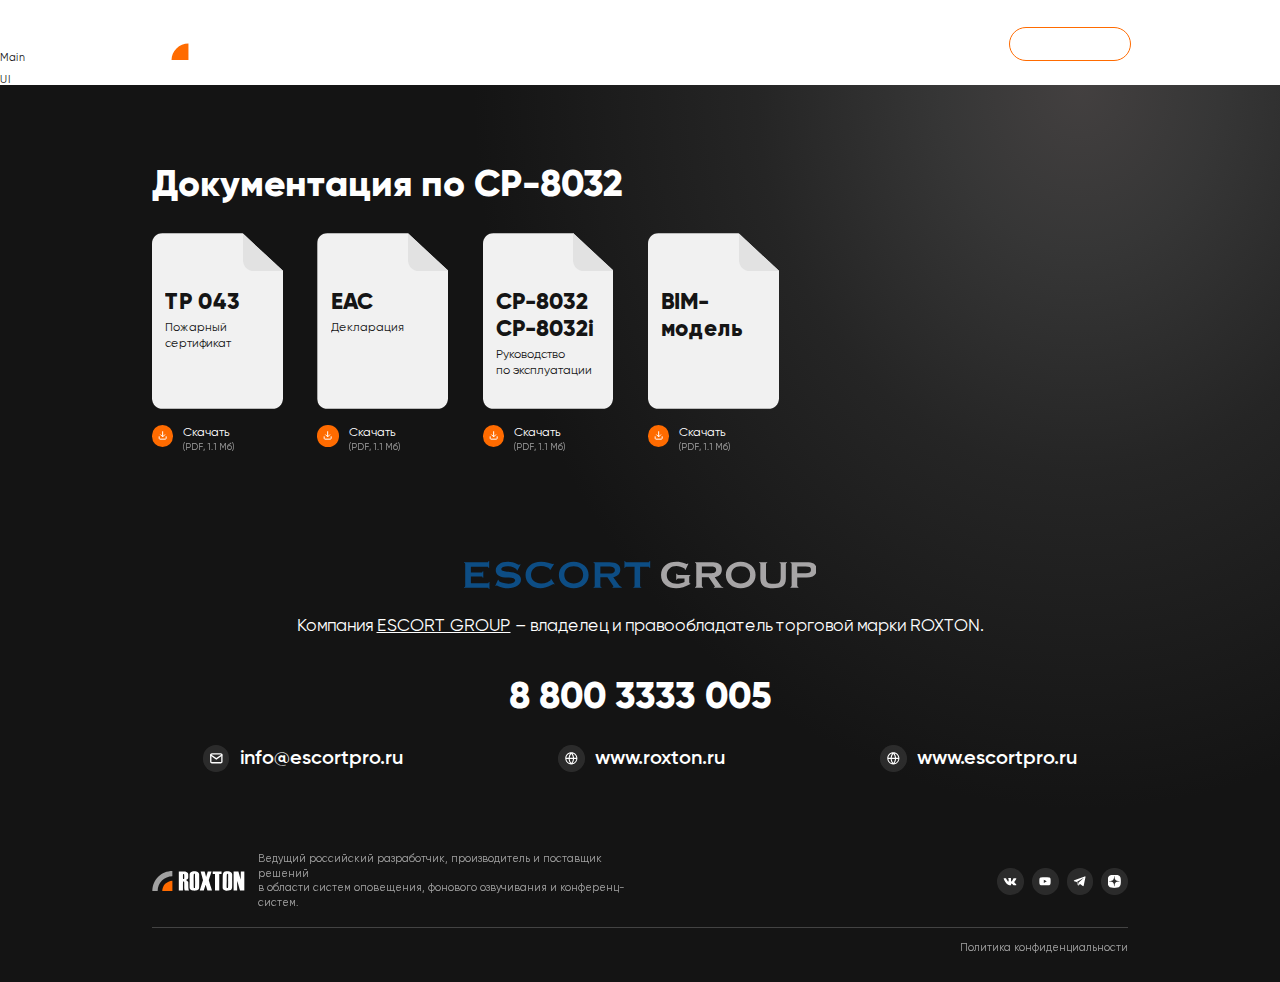
<file: index.html>
<!DOCTYPE html>
<html lang="ru">
  <head>
    <meta charset="utf-8">
    <title>Index</title>
    <meta content="width=device-width, initial-scale=1" name="viewport">
    <meta content="ie=edge" http-equiv="x-ua-compatible">
    <meta name="theme-color" content="#4285f4">
    <link href="https://vitejs.dev/logo.svg" rel="icon" type="image/x-icon">
    <script type="module" crossorigin src="scripts/index.js?1732042203274"></script>
    <link rel="stylesheet" crossorigin href="styles/index.css">
  </head>
  <body data-barba="wrapper">
    <div class="wrapper">
      <header class="header show">
        <div class="header__bg gradient-right"></div>
        <div class="header__inner">
          <div class="header__logo">
            <svg xmlns="http://www.w3.org/2000/svg" width="230" height="50" viewbox="0 0 230 50" fill="none">
              <path fill-rule="evenodd" clip-rule="evenodd" d="M185.643 0.820022C184.531 0.905664 183.211 1.08828 182.71 1.22607C181.128 1.66108 180.967 1.51122 179.45 2.58803C177.934 3.66484 177.021 5.73109 176.544 7.21372C176.066 8.69635 175.913 15.3769 175.909 25.219C175.909 25.219 175.659 41.6875 176.038 43.7027C176.418 45.7178 180.065 48.3805 184.054 49.0633C187.169 49.5968 191.894 48.9535 193.697 48.4062C195.5 47.8588 197.3 46.5198 198.086 45.4805C199.729 43.3084 199.693 43.8039 199.615 24.5941C199.615 24.5941 199.923 8.816 199.544 7.21372C199.165 5.61145 197.79 4.02204 197.364 3.60692C196.452 2.71826 194.459 1.64495 192.999 1.25579C191.478 0.850496 187.958 0.641936 185.643 0.820022ZM99.8351 1.1655C96.2966 2.07888 93.6428 5.03808 93.3901 7.21372C93.1373 9.38937 93.3901 25.1178 93.3901 25.1178C93.3901 25.1178 93.0109 40.0734 93.3901 43.0215C93.7692 45.9697 97.387 48.2991 101.604 49.0553C104.083 49.4999 106.342 49.4923 108.681 49.0319C113.489 48.0853 115.872 46.3097 116.91 42.9014C117.205 41.9346 117.27 38.7389 117.272 25.1366C117.274 10.4951 117.226 8.38375 116.86 7.12657C115.93 3.9374 112.978 2.01541 110.122 1.16562C107.266 0.315825 103.374 0.252115 99.8351 1.1655ZM66.2197 25.0979V48.9014H71.401H76.5824L76.5862 37.7553C76.5884 31.5162 76.691 26.45 76.8197 26.2477C77.0171 25.9366 77.1965 25.9346 78.1059 26.2336C79.8858 26.819 79.8567 26.6578 79.835 35.856C79.8241 40.3785 79.8681 42.6955 79.9808 44.3455C80.0935 45.9954 80.7545 47.7739 80.9321 48.1739L81.2552 48.9014H86.4923H91.7292L91.2584 47.8064C90.3791 45.7621 89.9782 41.6953 89.9754 34.7918C89.9732 28.5092 89.96 28.3455 89.3587 27.113C88.7355 25.8349 87.3241 24.5595 86.7458 24.1689C86.1676 23.7783 85.8774 23.6301 85.1831 23.3376L83.9206 22.8059L85.4156 22.122C86.9622 21.4145 88.508 20.113 89.3608 18.8006C89.8089 18.1107 89.8516 17.5628 89.8516 12.5034C89.8516 6.32078 89.7793 5.98349 88.0808 4.24067C87.0337 3.16611 85.7619 2.46738 83.5981 1.77871C82.2308 1.34345 81.2749 1.29433 74.1484 1.29433H66.2197V25.0979ZM120.813 1.5039C120.813 1.75906 126.753 22.8031 126.753 22.8031L118.583 48.9117L123.669 48.8435L128.754 48.7754L128.937 48.0198C129.464 45.8366 133.2 34.1671 133.2 34.1671C133.2 34.1671 136.407 43.3893 137.874 48.7754L143.497 48.8432C149.742 48.9185 149.439 49.0127 148.768 47.2062C148.574 46.684 147.879 44.5563 147.225 42.4782C146.57 40.4001 145.944 38.4732 145.833 38.1961C145.656 37.7543 144.884 35.2966 143.617 31.1432C143.405 30.4505 143.092 29.487 142.92 29.0021C141.724 25.6286 141.044 23.2099 141.176 22.8031C141.309 22.3963 148.11 1.25933 148.11 1.25933L138.632 1.29433L134.633 14.681C134.633 14.681 131.404 3.45554 130.827 1.29433C130.624 0.532364 131.074 2.16032 130.827 1.29433C128.872 1.29433 125.82 1.29433 125.82 1.29433C123.066 1.29433 120.813 1.38853 120.813 1.5039ZM150.945 4.25403L151.016 7.21372L153.667 7.28627L156.703 7.30467C156.703 7.30467 156.715 16.8326 156.708 27.9213C156.7 39.0097 156.703 48.9014 156.703 48.9014C156.703 48.9014 157.638 48.9014 162.164 48.9014H167.319V28.1288V7.3563L170.162 7.28501L173.005 7.21372L173.077 4.25403L173.148 1.29433H162.011H150.874L150.945 4.25403ZM203.209 25.0979V48.9014H207.632H212.055V36.8107C212.055 28.9183 212.308 24.72 212.308 24.72C212.308 24.72 212.731 26.2523 212.94 26.9152C213.401 28.3797 213.906 30.1351 214.447 32.1507C214.67 32.982 215.007 34.1722 215.197 34.7956C215.386 35.419 215.727 36.6092 215.955 37.4404C216.182 38.2717 216.467 39.2918 216.587 39.7074C216.838 40.5727 217.513 42.9558 217.979 44.6193C218.153 45.2427 218.512 46.4613 218.777 47.3271L219.258 48.9014H224.629H230V25.0979V1.29433H225.58H221.159L221.093 11.5588C221.057 17.2044 220.874 21.4455 220.874 21.4455C220.874 21.4455 215.881 3.72103 215.3 1.29433H209.254H203.209V25.0979ZM106.442 7.56914C106.786 8.816 106.912 25.0709 106.912 25.0709C106.954 33.915 106.912 41.6875 106.505 42.2183C106.098 42.749 104.832 42.7256 104.115 42.3435C103.639 42.0896 103.374 41.6321 103.374 25.0709C103.374 7.38349 103.753 8.56411 103.879 7.56914C104.005 6.57417 106.098 6.32228 106.442 7.56914ZM189.56 8.3243C189.687 9.57167 189.56 24.9606 189.56 24.9606C189.56 41.2608 189.55 41.6067 189.055 42.1004C188.45 42.7031 186.654 42.821 186.022 41.82C185.39 40.819 186.022 24.9397 186.022 24.9397C186.022 7.38979 186.284 7.87341 187.037 7.27417C187.791 6.67494 189.434 7.07694 189.56 8.3243ZM78.7871 7.83664C79.2352 8.10894 79.5332 8.36453 79.6153 8.69047C79.6975 9.01642 79.8211 11.5872 79.8211 14.2367C79.742 18.9339 79.865 18.9187 79.2362 19.3958C78.3751 20.0492 77.081 20.3309 76.8199 19.9097C76.5695 19.5059 76.4969 7.76058 76.7434 7.51499C77.0651 7.19433 77.9626 7.33564 78.7871 7.83664Z" fill="white"></path>
              <path d="M50.1701 24.6858C46.8344 24.6858 43.5314 25.3406 40.4496 26.6128C37.3678 27.885 34.5676 29.7496 32.2089 32.1003C29.8501 34.4511 27.9791 37.2417 26.7026 40.3131C25.4261 43.3844 24.769 46.6763 24.769 50.0007L50.1701 50.0007L50.1701 24.6858Z" fill="#FF6B00"></path>
              <path d="M0 49.874C5.74531e-07 43.3245 1.29443 36.8391 3.80937 30.7881C6.32432 24.7371 10.0105 19.239 14.6575 14.6078C19.3046 9.97653 24.8214 6.30284 30.893 3.79643C36.9646 1.29003 43.4721 -8.5887e-07 50.044 0L50.044 13.2447C45.2173 13.2447 40.438 14.1922 35.9788 16.033C31.5196 17.8738 27.4678 20.5719 24.0549 23.9732C20.6419 27.3746 17.9347 31.4125 16.0876 35.8566C14.2405 40.3007 13.2898 45.0638 13.2898 49.874H0Z" fill="white" fill-opacity="0.6"></path>
            </svg>
          </div>
          <nav class="header__nav desktop"><a class="header-link text-18 white" href="#benefits">Преимущества</a><a class="header-link text-18 white" href="#customization">Кастомизация</a><a class="header-link text-18 white" href="#characteristics">Характеристики</a><a class="secondary-button text-18 white" href="tel:88003333005">8 800 3333 005</a>
          </nav>
          <button class="header__burger devices" data-header-burger="" aria-label="mobile-menu"><span class="header__burger-inner"><span class="header__burger-line"></span></span></button>
        </div>
        <div class="header__burger-menu gradient-center devices">
          <nav class="header__burger-nav"><a class="header-link text-18 white" href="#benefits">Преимущества</a><a class="header-link text-18 white" href="#customization">Кастомизация</a><a class="header-link text-18 white" href="#characteristics">Характеристики</a><a class="secondary-button text-18 white" href="tel:88003333005">8 800 3333 005</a>
          </nav>
        </div>
      </header>
      <main data-barba="container">
        <div class="inner">
          <h1></h1><br><br><br><br><br><a href="main.html">Main</a><br><br><a href="ui.html">UI</a>
        </div>
      </main>
      <footer class="footer gradient-corner">
        <div class="footer__downloads section">
          <h2 class="section__title title-56 white">Документация по СР-8032</h2>
          <div class="footer__downloads-list">
            <div class="download-card__wrapper"><a class="download-card" href="#" download="">
                <div class="download-card__corner"></div>
                <div class="download-card__title title-34">ТР 043</div>
                <div class="download-card__subtitle text-18">Пожарный сертификат</div></a>
              <div class="download-card__bottom">
                <div class="download-card__bottom-icon">
                  <svg xmlns="http://www.w3.org/2000/svg" width="32" height="32" viewbox="0 0 32 32" fill="none">
                    <path d="M21.25 17.75V20.0833C21.25 20.3928 21.1271 20.6895 20.9083 20.9083C20.6895 21.1271 20.3928 21.25 20.0833 21.25H11.9167C11.6072 21.25 11.3105 21.1271 11.0917 20.9083C10.8729 20.6895 10.75 20.3928 10.75 20.0833V17.75" stroke="white" stroke-width="1.5" stroke-linecap="square"></path>
                    <path d="M13.0835 14.8333L16.0002 17.7499L18.9168 14.8333" stroke="white" stroke-width="1.5" stroke-linecap="square"></path>
                    <path d="M16 17.1667V10.1667" stroke="white" stroke-width="1.5" stroke-linecap="square"></path>
                  </svg>
                </div>
                <div class="download-card__bottom-content"><a class="download-card__bottom-link text-18 white" href="#" download="">Скачать</a>
                  <div class="download-card__bottom-info text-14 white transparent">(PDF, 1.1 Мб)</div>
                </div>
              </div>
            </div>
            <div class="download-card__wrapper"><a class="download-card" href="#" download="">
                <div class="download-card__corner"></div>
                <div class="download-card__title title-34">EAC</div>
                <div class="download-card__subtitle text-18">Декларация</div></a>
              <div class="download-card__bottom">
                <div class="download-card__bottom-icon">
                  <svg xmlns="http://www.w3.org/2000/svg" width="32" height="32" viewbox="0 0 32 32" fill="none">
                    <path d="M21.25 17.75V20.0833C21.25 20.3928 21.1271 20.6895 20.9083 20.9083C20.6895 21.1271 20.3928 21.25 20.0833 21.25H11.9167C11.6072 21.25 11.3105 21.1271 11.0917 20.9083C10.8729 20.6895 10.75 20.3928 10.75 20.0833V17.75" stroke="white" stroke-width="1.5" stroke-linecap="square"></path>
                    <path d="M13.0835 14.8333L16.0002 17.7499L18.9168 14.8333" stroke="white" stroke-width="1.5" stroke-linecap="square"></path>
                    <path d="M16 17.1667V10.1667" stroke="white" stroke-width="1.5" stroke-linecap="square"></path>
                  </svg>
                </div>
                <div class="download-card__bottom-content"><a class="download-card__bottom-link text-18 white" href="#" download="">Скачать</a>
                  <div class="download-card__bottom-info text-14 white transparent">(PDF, 1.1 Мб)</div>
                </div>
              </div>
            </div>
            <div class="download-card__wrapper"><a class="download-card" href="#" download="">
                <div class="download-card__corner"></div>
                <div class="download-card__title title-34">CP-8032 CP-8032i</div>
                <div class="download-card__subtitle text-18">Руководство по эксплуатации</div></a>
              <div class="download-card__bottom">
                <div class="download-card__bottom-icon">
                  <svg xmlns="http://www.w3.org/2000/svg" width="32" height="32" viewbox="0 0 32 32" fill="none">
                    <path d="M21.25 17.75V20.0833C21.25 20.3928 21.1271 20.6895 20.9083 20.9083C20.6895 21.1271 20.3928 21.25 20.0833 21.25H11.9167C11.6072 21.25 11.3105 21.1271 11.0917 20.9083C10.8729 20.6895 10.75 20.3928 10.75 20.0833V17.75" stroke="white" stroke-width="1.5" stroke-linecap="square"></path>
                    <path d="M13.0835 14.8333L16.0002 17.7499L18.9168 14.8333" stroke="white" stroke-width="1.5" stroke-linecap="square"></path>
                    <path d="M16 17.1667V10.1667" stroke="white" stroke-width="1.5" stroke-linecap="square"></path>
                  </svg>
                </div>
                <div class="download-card__bottom-content"><a class="download-card__bottom-link text-18 white" href="#" download="">Скачать</a>
                  <div class="download-card__bottom-info text-14 white transparent">(PDF, 1.1 Мб)</div>
                </div>
              </div>
            </div>
            <div class="download-card__wrapper"><a class="download-card" href="#" download="">
                <div class="download-card__corner"></div>
                <div class="download-card__title title-34">BIM-модель</div></a>
              <div class="download-card__bottom">
                <div class="download-card__bottom-icon">
                  <svg xmlns="http://www.w3.org/2000/svg" width="32" height="32" viewbox="0 0 32 32" fill="none">
                    <path d="M21.25 17.75V20.0833C21.25 20.3928 21.1271 20.6895 20.9083 20.9083C20.6895 21.1271 20.3928 21.25 20.0833 21.25H11.9167C11.6072 21.25 11.3105 21.1271 11.0917 20.9083C10.8729 20.6895 10.75 20.3928 10.75 20.0833V17.75" stroke="white" stroke-width="1.5" stroke-linecap="square"></path>
                    <path d="M13.0835 14.8333L16.0002 17.7499L18.9168 14.8333" stroke="white" stroke-width="1.5" stroke-linecap="square"></path>
                    <path d="M16 17.1667V10.1667" stroke="white" stroke-width="1.5" stroke-linecap="square"></path>
                  </svg>
                </div>
                <div class="download-card__bottom-content"><a class="download-card__bottom-link text-18 white" href="#" download="">Скачать</a>
                  <div class="download-card__bottom-info text-14 white transparent">(PDF, 1.1 Мб)</div>
                </div>
              </div>
            </div>
          </div>
        </div>
        <div class="footer__content section" id="contacts">
          <div class="footer__logo align-center">
            <svg xmlns="http://www.w3.org/2000/svg" width="529" height="42" viewbox="0 0 529 42" fill="none">
              <g clip-path="url(#clip0_26_694)">
                <path fill-rule="evenodd" clip-rule="evenodd" d="M35.1387 33.2544C35.9002 33.2544 36.3883 33.1834 36.6291 32.9476C36.8895 32.7409 37.0912 32.2533 37.2604 31.5137H38.2009V42H37.2604C37.0912 41.3024 36.8895 40.8083 36.6291 40.5467C36.3037 40.2884 35.8546 40.1172 35.1387 40.1172H0V39.2129C0.758226 38.9869 1.30818 38.7382 1.48391 38.4992C1.74425 38.2118 1.81584 37.7725 1.81584 37.117V4.91211C1.81584 4.15963 1.71496 3.64937 1.46113 3.3684C1.25937 3.10681 0.758226 2.91949 0 2.76125V1.77947H34.7092C35.4609 1.79562 35.9425 1.71488 36.2191 1.4985C36.4501 1.21753 36.6519 0.720184 36.8374 0H37.7974L37.7583 10.4346H36.8244C36.6519 9.69181 36.3883 9.22676 36.1573 9.03945C35.8546 8.80046 35.36 8.68097 34.7092 8.68097H10.3223V17.0745H25.8545C26.6323 17.0745 27.1171 16.955 27.3547 16.7903C27.589 16.5255 27.82 16.1347 28.0283 15.3144H28.9427V25.0224H28.0283C27.8819 24.3603 27.6638 23.8662 27.3547 23.6627C27.1171 23.3915 26.5672 23.2268 25.8545 23.2268H10.3223V33.248L35.1387 33.2544Z" fill="#0D4D84"></path>
                <path fill-rule="evenodd" clip-rule="evenodd" d="M46.9165 37.192L51.0526 28.0169L52.2404 28.5595C52.2046 28.5885 52.2046 28.6789 52.2046 28.7435C52.1199 28.9631 52.0679 29.1472 52.0679 29.2958C52.0516 30.2582 53.6592 31.2787 56.7344 32.4155C59.9463 33.5362 63.1874 34.1078 66.51 34.1078C69.4941 34.1078 71.9412 33.633 73.8709 32.6125C75.7844 31.6469 76.7281 30.4358 76.7281 28.9535C76.7281 26.5055 73.4935 25.2072 66.9948 24.8713C64.6193 24.7777 62.7319 24.6614 61.3976 24.5678C56.7799 24.1447 53.3142 23.0499 51.0526 21.2898C48.8462 19.5362 47.6259 17.0849 47.6259 13.9523C47.6259 10.1834 49.3181 7.1057 52.5495 4.75461C55.9273 2.47133 60.2131 1.28286 65.5923 1.28286C70.018 1.28286 74.8602 2.47133 80.1906 4.76752C81.5606 5.36499 82.3448 5.61689 82.5922 5.61689C82.7581 5.61689 82.9371 5.55553 83.1096 5.50063C83.3309 5.36499 83.6042 5.16798 83.9752 4.93546L84.9222 5.36499L80.1906 14.3818L78.954 13.7392C78.954 13.723 78.954 13.6261 78.9833 13.5874C79.0028 13.5292 79.0028 13.4646 79.0028 13.3742C79.0028 12.2116 77.5417 11.007 74.5804 9.69901C71.6548 8.46856 68.6024 7.80974 65.3775 7.80974C62.5789 7.80974 60.2847 8.29094 58.5535 9.14676C56.832 9.98644 55.9989 11.162 55.9989 12.5539C55.9989 14.6111 58.7162 15.7673 64.2743 16.1516C67.1575 16.3357 69.4094 16.5262 71.1212 16.7394C75.7844 17.2852 79.3608 18.5802 81.8014 20.5373C84.2551 22.4912 85.4819 25.0199 85.4819 28.1364C85.4786 31.7922 83.6433 34.8054 80.0539 37.2017C76.4483 39.6044 71.8729 40.8252 66.2041 40.8252C60.8216 40.8252 55.6703 39.6303 50.7434 37.3696C49.816 36.9045 49.214 36.7237 49.0252 36.7237C48.8462 36.7237 48.6022 36.8206 48.4232 36.8561C48.3581 37.037 48.1889 37.2017 48.1043 37.5472L46.9165 37.192Z" fill="#0D4D84"></path>
                <path fill-rule="evenodd" clip-rule="evenodd" d="M129.865 26.9735L130.665 26.4536L136.028 34.6921L135.179 35.2798C134.922 34.973 134.697 34.8051 134.586 34.7567C134.381 34.6436 134.248 34.6436 134.137 34.6436C133.835 34.6436 133.037 35.0183 131.807 35.761C125.865 39.1973 120.193 40.896 114.664 40.896C108.247 40.8798 102.926 38.9873 98.6764 35.2443C94.4069 31.385 92.3047 26.6764 92.3047 20.986C92.3047 15.1147 94.4492 10.3544 98.774 6.62103C103.096 2.87801 108.709 0.979042 115.663 0.979042C119.184 0.979042 122.761 1.56359 126.379 2.77466C129.978 3.92437 131.908 4.48954 132.097 4.48954C132.452 4.48954 132.738 4.42172 133.037 4.42172C133.317 4.37005 133.711 4.27962 134.137 4.30223L134.922 4.77697L129.481 13.4256L128.641 12.9315V12.8088C128.654 12.7539 128.654 12.6893 128.654 12.586C128.654 11.5105 127.251 10.406 124.388 9.24017C121.544 8.14859 118.546 7.57697 115.403 7.57697C111.143 7.57697 107.554 8.80096 104.798 11.236C102.005 13.7228 100.593 16.8199 100.567 20.5371C100.567 24.5352 101.992 27.7389 104.771 30.132C107.554 32.6252 111.218 33.8492 115.653 33.8492C118.94 33.8492 122.175 33.1419 125.37 31.7048C128.556 30.2999 130.122 29.1825 130.122 28.2718C130.122 28.1006 130.122 27.9198 130.05 27.7034C130.014 27.445 129.878 27.2609 129.865 26.9735Z" fill="#0D4D84"></path>
                <path fill-rule="evenodd" clip-rule="evenodd" d="M174.864 30.1242C172.28 32.5432 168.863 33.7058 164.561 33.7058C160.327 33.7058 156.91 32.5335 154.313 30.1307C151.743 27.7893 150.467 24.6631 150.467 20.7748C150.467 16.8767 151.785 13.7538 154.326 11.3478C156.92 9.00959 160.366 7.74685 164.538 7.74685C168.824 7.74685 172.257 9.00959 174.834 11.3478C177.421 13.7376 178.681 16.8767 178.681 20.7748C178.681 24.6373 177.412 27.7893 174.864 30.1242ZM180.568 6.83935C176.429 3.0285 171.082 1.1134 164.538 1.1134C158.098 1.1134 152.794 3.07695 148.609 6.83935C144.421 10.5565 142.302 15.2587 142.302 20.9847C142.302 26.6008 144.457 31.3644 148.641 35.1526C152.839 38.9473 158.147 40.856 164.538 40.856C170.978 40.856 176.39 38.9861 180.568 35.1978C184.805 31.4387 186.907 26.6848 186.907 21.0008C186.907 15.2587 184.805 10.5307 180.568 6.83935Z" fill="#0D4D84"></path>
                <path fill-rule="evenodd" clip-rule="evenodd" d="M216.493 18.9202H204.547V8.42101H216.206C219.955 8.42101 222.604 8.8473 224.065 9.59655C225.543 10.3523 226.255 11.6473 226.255 13.5172C226.255 15.4517 225.543 16.8791 224.036 17.6607C222.533 18.5359 219.955 18.9202 216.493 18.9202ZM233.717 37.4286C233.128 36.9022 232.546 36.3112 232.09 35.591L223.958 24.3264C227.505 23.2833 230.16 21.9204 231.849 20.0893C233.548 18.1774 234.43 15.8328 234.43 12.952C234.43 9.49644 233.047 6.7352 230.281 4.79102C227.446 2.85653 223.574 1.84892 218.523 1.84892H194.247V2.81132C195.025 3.00509 195.474 3.20855 195.692 3.51213C195.982 3.79955 196.086 4.33243 196.053 4.97833V37.1412C196.053 37.8291 195.969 38.3264 195.692 38.6494C195.474 38.8754 194.983 39.1241 194.241 39.2468V40.1802H206.346V39.2468C205.653 39.1241 205.097 38.8173 204.905 38.6494C204.599 38.3878 204.514 37.8549 204.514 37.1412L204.547 24.4976H215.107L223.144 36.2434C223.408 36.5663 223.574 36.9022 223.812 37.335C223.961 37.7128 224.065 37.9809 224.065 38.0422C224.065 38.3878 223.958 38.6655 223.646 38.8173C223.408 39.0175 222.969 39.1952 222.487 39.2468V40.1802H236.653V39.2468C235.325 38.5525 234.323 37.9583 233.717 37.4286Z" fill="#0D4D84"></path>
                <path fill-rule="evenodd" clip-rule="evenodd" d="M243.78 8.63415C243.064 8.63415 242.531 8.72781 242.29 9.03461C242.039 9.19932 241.828 9.69344 241.642 10.4072H240.695V0.0306931H241.642C241.766 0.773483 242.039 1.21916 242.309 1.52919C242.599 1.73265 243.12 1.84892 243.78 1.84892L276.182 1.8586C276.953 1.8586 277.425 1.78109 277.66 1.56472C277.943 1.29344 278.131 0.773483 278.31 0.0565262H279.309L279.261 10.5105H278.307C278.164 9.74834 277.93 9.28329 277.643 9.08629C277.354 8.76011 276.908 8.64061 276.182 8.64061H264.161L264.151 37.1767C264.151 37.8743 264.308 38.4201 264.496 38.6914C264.731 38.8432 265.203 39.1241 265.928 39.2468V40.1802H253.963V39.2468C254.685 39.0595 255.186 38.8173 255.362 38.5525C255.613 38.2748 255.772 37.8323 255.795 37.1315L255.811 8.64061L243.78 8.63415Z" fill="#0D4D84"></path>
                <path fill-rule="evenodd" clip-rule="evenodd" d="M425.342 30.1242C422.755 32.5432 419.335 33.7058 415.04 33.7058C410.8 33.7058 407.379 32.5335 404.792 30.1307C402.215 27.7893 400.952 24.6631 400.952 20.7748C400.952 16.8767 402.264 13.7538 404.799 11.3478C407.392 9.00959 410.842 7.74685 415.007 7.74685C419.296 7.74685 422.729 9.00959 425.31 11.3478C427.904 13.7376 429.156 16.8767 429.156 20.7748C429.156 24.6373 427.881 27.7893 425.342 30.1242ZM431.05 6.83935C426.901 3.0285 421.558 1.1134 415.007 1.1134C408.564 1.1134 403.269 3.07695 399.081 6.83935C394.896 10.5565 392.778 15.2587 392.778 20.9847C392.778 26.6008 394.932 31.3644 399.117 35.1526C403.315 38.9473 408.622 40.856 415.007 40.856C421.454 40.856 426.872 38.9861 431.05 35.1978C435.281 31.4387 437.38 26.6848 437.38 21.0008C437.38 15.2587 435.281 10.5307 431.05 6.83935Z" fill="#A7A5A6"></path>
                <path d="M339.577 34.557C332.272 38.7198 325.184 40.8093 318.288 40.8093C311.738 40.8093 306.41 39.1623 302.304 35.8197C297.806 32.2156 295.571 27.2421 295.571 20.938C295.571 14.5113 297.911 9.51844 302.567 6.00148C306.808 2.78165 312.226 1.13782 318.916 1.13782C323.248 1.13782 327.507 2.0001 331.822 3.75373C333.192 4.28015 334.097 4.56757 334.53 4.56757C334.872 4.56757 335.308 4.33182 335.91 3.86354L336.674 4.28015L332.151 13.536L331.396 13.0451C331.354 12.4412 331.224 12.0084 331.1 11.7177C330.96 11.4432 330.628 11.1235 330.111 10.7101C328.887 9.78326 327.068 9.04047 324.64 8.47853C322.447 7.92951 320.456 7.65177 318.695 7.65177C314.595 7.65177 311.142 8.86608 308.438 11.2721C305.59 13.7459 304.172 17.0077 304.172 21.0672C304.172 25.1752 305.665 28.4725 308.649 30.9141C311.409 33.165 314.936 34.3051 319.138 34.3051C323.687 34.3051 327.566 33.4331 330.778 31.631V26.3281H321.282C320.231 26.3281 319.551 26.9353 319.225 28.1108H318.363V19.2619H319.225C319.551 20.4116 320.231 20.9962 321.282 20.9962H339.577V21.9198C338.406 22.1653 337.81 22.8532 337.81 23.948V31.7925C337.81 32.8679 338.406 33.5461 339.577 33.8335V34.557Z" fill="#A7A5A6"></path>
                <path d="M378.233 13.2231C378.233 11.0141 377.315 9.52849 375.493 8.82445C374.38 8.38524 372.486 8.14948 369.801 8.14948H356.817V18.2062H369.801C372.411 18.2062 374.309 17.9769 375.418 17.5442C377.299 16.8208 378.233 15.3804 378.233 13.2231ZM388.891 40.1799H374.855V39.308C375.779 39.1885 376.268 38.8268 376.268 38.2681C376.268 37.9193 375.802 37.0893 374.888 35.8201L367.055 24.5587H356.817V37.2637C356.817 38.2681 357.419 38.943 358.61 39.308V40.1799H346.609V39.308C347.823 38.9043 348.405 38.2551 348.405 37.2637V4.76817C348.405 3.75409 347.823 3.05975 346.609 2.7271V1.80992H371.048C379.489 1.80992 384.497 3.99631 385.991 8.38523C386.463 9.77393 386.717 11.3725 386.717 13.2005C386.717 19.4528 383.196 23.1183 376.144 24.2261L383.635 34.806C384.95 36.6081 385.669 37.5705 385.77 37.719C386.684 38.7137 387.722 39.224 388.891 39.308V40.1799Z" fill="#A7A5A6"></path>
                <path d="M484.604 2.72869C483.397 3.05811 482.798 3.75246 482.798 4.7633V26.2493C482.798 32.0819 480.982 36.0962 477.338 38.2987C474.559 39.9651 470 40.8113 463.654 40.8113C457.487 40.8113 452.98 39.9522 450.097 38.1824C446.39 35.9089 444.503 31.9172 444.503 26.2493V4.7633C444.503 3.75246 443.921 3.05811 442.7 2.72869V1.81151H454.838V2.72869C453.611 3.05811 452.98 3.75246 452.98 4.76976V23.8433C452.98 27.9222 453.787 30.6673 455.414 32.1206C457.022 33.5933 459.892 34.307 464.012 34.307C468.22 34.307 471.099 33.6127 472.678 32.1561C474.253 30.7093 475.057 27.9448 475.057 23.8433V4.76976C475.057 3.75246 474.451 3.05811 473.251 2.72869V1.81151H484.604V2.72869Z" fill="#A7A5A6"></path>
                <path d="M520.39 13.2231C520.39 11.0948 519.716 9.75133 518.424 9.08604C517.155 8.4466 515.248 8.13656 512.785 8.13656H499.878V18.2773H512.785C515.199 18.2773 517.07 17.9543 518.385 17.3536C519.716 16.7336 520.39 15.3578 520.39 13.2231ZM529 13.2231C529 20.8351 523.933 24.6362 513.836 24.6362H499.878V37.2443C499.878 38.2551 500.494 38.943 501.678 39.308V40.1799H489.703V39.308C490.861 38.943 491.476 38.2551 491.476 37.2443V4.76171C491.476 3.75409 490.861 3.05975 489.703 2.7271V1.80992H513.832C518.502 1.80992 522.069 2.53333 524.454 3.92849C527.474 5.78223 529 8.86644 529 13.2231Z" fill="#A7A5A6"></path>
              </g>
              <defs>
                <clippath id="clip0_26_694">
                  <rect width="529" height="42" fill="white"></rect>
                </clippath>
              </defs>
            </svg>
          </div>
          <div class="footer__disclamer text-26 white align-center">Компания&#32;<span class="white underline">ESCORT GROUP</span>&#32;– владелец и правообладатель торговой марки ROXTON.</div><a class="footer__phone white title-56 align-center" href="tel:88003333005">8 800 3333 005</a>
          <div class="footer__links"><a class="contact-link" href="mailto:info@escortpro.ru">
              <div class="contact-link__icon">
                <svg xmlns="http://www.w3.org/2000/svg" width="40" height="40" viewbox="0 0 40 40" fill="none">
                  <path class="stroke" d="M13.3332 13.3333H26.6665C27.5832 13.3333 28.3332 14.0833 28.3332 14.9999V24.9999C28.3332 25.9166 27.5832 26.6666 26.6665 26.6666H13.3332C12.4165 26.6666 11.6665 25.9166 11.6665 24.9999V14.9999C11.6665 14.0833 12.4165 13.3333 13.3332 13.3333Z" stroke="white" stroke-width="2" stroke-linecap="round"></path>
                  <path class="stroke" d="M28.3332 15L19.9998 20.8333L11.6665 15" stroke="white" stroke-width="2" stroke-linecap="round"></path>
                </svg>
              </div>
              <div class="contact-link__text subtitle-30 white">info@escortpro.ru</div></a><a class="contact-link" href="http://www.roxton.ru" target="_blank">
              <div class="contact-link__icon">
                <svg xmlns="http://www.w3.org/2000/svg" width="40" height="40" viewbox="0 0 40 40" fill="none">
                  <g clip-path="url(#clip0_26_727)">
                    <path class="fill" fill-rule="evenodd" clip-rule="evenodd" d="M12.5459 19.1666H15.8752C16.0621 16.8639 16.8327 14.6536 18.1049 12.7414C15.1408 13.5132 12.8902 16.0526 12.5459 19.1666ZM20.0002 12.9589C18.6088 14.7515 17.7575 16.9056 17.5482 19.1666H22.4522C22.2428 16.9056 21.3916 14.7515 20.0002 12.9589ZM22.4522 20.8333C22.2428 23.0942 21.3916 25.2483 20.0002 27.0409C18.6088 25.2483 17.7575 23.0942 17.5482 20.8333H22.4522ZM15.8752 20.8333H12.5459C12.8902 23.9472 15.1408 26.4866 18.1049 27.2584C16.8327 25.3462 16.0621 23.1359 15.8752 20.8333ZM21.8954 27.2584C23.1676 25.3462 23.9382 23.1359 24.1251 20.8333H27.4544C27.1102 23.9472 24.8595 26.4866 21.8954 27.2584ZM27.4544 19.1666H24.1251C23.9382 16.8639 23.1676 14.6536 21.8954 12.7414C24.8595 13.5132 27.1102 16.0526 27.4544 19.1666ZM10.8335 19.9999C10.8335 14.9373 14.9376 10.8333 20.0002 10.8333C25.0628 10.8333 29.1668 14.9373 29.1668 19.9999C29.1668 25.0625 25.0628 29.1666 20.0002 29.1666C14.9376 29.1666 10.8335 25.0625 10.8335 19.9999Z" fill="white"></path>
                  </g>
                  <defs>
                    <clippath id="clip0_26_727">
                      <rect width="20" height="20" fill="red" transform="translate(10 10)"></rect>
                    </clippath>
                  </defs>
                </svg>
              </div>
              <div class="contact-link__text subtitle-30 white">www.roxton.ru</div></a><a class="contact-link" href="http://www.escortpro.ru" target="_blank">
              <div class="contact-link__icon">
                <svg xmlns="http://www.w3.org/2000/svg" width="40" height="40" viewbox="0 0 40 40" fill="none">
                  <g clip-path="url(#clip0_26_727)">
                    <path class="fill" fill-rule="evenodd" clip-rule="evenodd" d="M12.5459 19.1666H15.8752C16.0621 16.8639 16.8327 14.6536 18.1049 12.7414C15.1408 13.5132 12.8902 16.0526 12.5459 19.1666ZM20.0002 12.9589C18.6088 14.7515 17.7575 16.9056 17.5482 19.1666H22.4522C22.2428 16.9056 21.3916 14.7515 20.0002 12.9589ZM22.4522 20.8333C22.2428 23.0942 21.3916 25.2483 20.0002 27.0409C18.6088 25.2483 17.7575 23.0942 17.5482 20.8333H22.4522ZM15.8752 20.8333H12.5459C12.8902 23.9472 15.1408 26.4866 18.1049 27.2584C16.8327 25.3462 16.0621 23.1359 15.8752 20.8333ZM21.8954 27.2584C23.1676 25.3462 23.9382 23.1359 24.1251 20.8333H27.4544C27.1102 23.9472 24.8595 26.4866 21.8954 27.2584ZM27.4544 19.1666H24.1251C23.9382 16.8639 23.1676 14.6536 21.8954 12.7414C24.8595 13.5132 27.1102 16.0526 27.4544 19.1666ZM10.8335 19.9999C10.8335 14.9373 14.9376 10.8333 20.0002 10.8333C25.0628 10.8333 29.1668 14.9373 29.1668 19.9999C29.1668 25.0625 25.0628 29.1666 20.0002 29.1666C14.9376 29.1666 10.8335 25.0625 10.8335 19.9999Z" fill="white"></path>
                  </g>
                  <defs>
                    <clippath id="clip0_26_727">
                      <rect width="20" height="20" fill="red" transform="translate(10 10)"></rect>
                    </clippath>
                  </defs>
                </svg>
              </div>
              <div class="contact-link__text subtitle-30 white">www.escortpro.ru</div></a>
          </div>
          <div class="footer__bottom">
            <div class="footer__bottom-info">
              <div class="footer__bottom-logo">
                <svg xmlns="http://www.w3.org/2000/svg" width="230" height="50" viewbox="0 0 230 50" fill="none">
                  <path fill-rule="evenodd" clip-rule="evenodd" d="M185.643 0.820022C184.531 0.905664 183.211 1.08828 182.71 1.22607C181.128 1.66108 180.967 1.51122 179.45 2.58803C177.934 3.66484 177.021 5.73109 176.544 7.21372C176.066 8.69635 175.913 15.3769 175.909 25.219C175.909 25.219 175.659 41.6875 176.038 43.7027C176.418 45.7178 180.065 48.3805 184.054 49.0633C187.169 49.5968 191.894 48.9535 193.697 48.4062C195.5 47.8588 197.3 46.5198 198.086 45.4805C199.729 43.3084 199.693 43.8039 199.615 24.5941C199.615 24.5941 199.923 8.816 199.544 7.21372C199.165 5.61145 197.79 4.02204 197.364 3.60692C196.452 2.71826 194.459 1.64495 192.999 1.25579C191.478 0.850496 187.958 0.641936 185.643 0.820022ZM99.8351 1.1655C96.2966 2.07888 93.6428 5.03808 93.3901 7.21372C93.1373 9.38937 93.3901 25.1178 93.3901 25.1178C93.3901 25.1178 93.0109 40.0734 93.3901 43.0215C93.7692 45.9697 97.387 48.2991 101.604 49.0553C104.083 49.4999 106.342 49.4923 108.681 49.0319C113.489 48.0853 115.872 46.3097 116.91 42.9014C117.205 41.9346 117.27 38.7389 117.272 25.1366C117.274 10.4951 117.226 8.38375 116.86 7.12657C115.93 3.9374 112.978 2.01541 110.122 1.16562C107.266 0.315825 103.374 0.252115 99.8351 1.1655ZM66.2197 25.0979V48.9014H71.401H76.5824L76.5862 37.7553C76.5884 31.5162 76.691 26.45 76.8197 26.2477C77.0171 25.9366 77.1965 25.9346 78.1059 26.2336C79.8858 26.819 79.8567 26.6578 79.835 35.856C79.8241 40.3785 79.8681 42.6955 79.9808 44.3455C80.0935 45.9954 80.7545 47.7739 80.9321 48.1739L81.2552 48.9014H86.4923H91.7292L91.2584 47.8064C90.3791 45.7621 89.9782 41.6953 89.9754 34.7918C89.9732 28.5092 89.96 28.3455 89.3587 27.113C88.7355 25.8349 87.3241 24.5595 86.7458 24.1689C86.1676 23.7783 85.8774 23.6301 85.1831 23.3376L83.9206 22.8059L85.4156 22.122C86.9622 21.4145 88.508 20.113 89.3608 18.8006C89.8089 18.1107 89.8516 17.5628 89.8516 12.5034C89.8516 6.32078 89.7793 5.98349 88.0808 4.24067C87.0337 3.16611 85.7619 2.46738 83.5981 1.77871C82.2308 1.34345 81.2749 1.29433 74.1484 1.29433H66.2197V25.0979ZM120.813 1.5039C120.813 1.75906 126.753 22.8031 126.753 22.8031L118.583 48.9117L123.669 48.8435L128.754 48.7754L128.937 48.0198C129.464 45.8366 133.2 34.1671 133.2 34.1671C133.2 34.1671 136.407 43.3893 137.874 48.7754L143.497 48.8432C149.742 48.9185 149.439 49.0127 148.768 47.2062C148.574 46.684 147.879 44.5563 147.225 42.4782C146.57 40.4001 145.944 38.4732 145.833 38.1961C145.656 37.7543 144.884 35.2966 143.617 31.1432C143.405 30.4505 143.092 29.487 142.92 29.0021C141.724 25.6286 141.044 23.2099 141.176 22.8031C141.309 22.3963 148.11 1.25933 148.11 1.25933L138.632 1.29433L134.633 14.681C134.633 14.681 131.404 3.45554 130.827 1.29433C130.624 0.532364 131.074 2.16032 130.827 1.29433C128.872 1.29433 125.82 1.29433 125.82 1.29433C123.066 1.29433 120.813 1.38853 120.813 1.5039ZM150.945 4.25403L151.016 7.21372L153.667 7.28627L156.703 7.30467C156.703 7.30467 156.715 16.8326 156.708 27.9213C156.7 39.0097 156.703 48.9014 156.703 48.9014C156.703 48.9014 157.638 48.9014 162.164 48.9014H167.319V28.1288V7.3563L170.162 7.28501L173.005 7.21372L173.077 4.25403L173.148 1.29433H162.011H150.874L150.945 4.25403ZM203.209 25.0979V48.9014H207.632H212.055V36.8107C212.055 28.9183 212.308 24.72 212.308 24.72C212.308 24.72 212.731 26.2523 212.94 26.9152C213.401 28.3797 213.906 30.1351 214.447 32.1507C214.67 32.982 215.007 34.1722 215.197 34.7956C215.386 35.419 215.727 36.6092 215.955 37.4404C216.182 38.2717 216.467 39.2918 216.587 39.7074C216.838 40.5727 217.513 42.9558 217.979 44.6193C218.153 45.2427 218.512 46.4613 218.777 47.3271L219.258 48.9014H224.629H230V25.0979V1.29433H225.58H221.159L221.093 11.5588C221.057 17.2044 220.874 21.4455 220.874 21.4455C220.874 21.4455 215.881 3.72103 215.3 1.29433H209.254H203.209V25.0979ZM106.442 7.56914C106.786 8.816 106.912 25.0709 106.912 25.0709C106.954 33.915 106.912 41.6875 106.505 42.2183C106.098 42.749 104.832 42.7256 104.115 42.3435C103.639 42.0896 103.374 41.6321 103.374 25.0709C103.374 7.38349 103.753 8.56411 103.879 7.56914C104.005 6.57417 106.098 6.32228 106.442 7.56914ZM189.56 8.3243C189.687 9.57167 189.56 24.9606 189.56 24.9606C189.56 41.2608 189.55 41.6067 189.055 42.1004C188.45 42.7031 186.654 42.821 186.022 41.82C185.39 40.819 186.022 24.9397 186.022 24.9397C186.022 7.38979 186.284 7.87341 187.037 7.27417C187.791 6.67494 189.434 7.07694 189.56 8.3243ZM78.7871 7.83664C79.2352 8.10894 79.5332 8.36453 79.6153 8.69047C79.6975 9.01642 79.8211 11.5872 79.8211 14.2367C79.742 18.9339 79.865 18.9187 79.2362 19.3958C78.3751 20.0492 77.081 20.3309 76.8199 19.9097C76.5695 19.5059 76.4969 7.76058 76.7434 7.51499C77.0651 7.19433 77.9626 7.33564 78.7871 7.83664Z" fill="white"></path>
                  <path d="M50.1701 24.6858C46.8344 24.6858 43.5314 25.3406 40.4496 26.6128C37.3678 27.885 34.5676 29.7496 32.2089 32.1003C29.8501 34.4511 27.9791 37.2417 26.7026 40.3131C25.4261 43.3844 24.769 46.6763 24.769 50.0007L50.1701 50.0007L50.1701 24.6858Z" fill="#FF6B00"></path>
                  <path d="M0 49.874C5.74531e-07 43.3245 1.29443 36.8391 3.80937 30.7881C6.32432 24.7371 10.0105 19.239 14.6575 14.6078C19.3046 9.97653 24.8214 6.30284 30.893 3.79643C36.9646 1.29003 43.4721 -8.5887e-07 50.044 0L50.044 13.2447C45.2173 13.2447 40.438 14.1922 35.9788 16.033C31.5196 17.8738 27.4678 20.5719 24.0549 23.9732C20.6419 27.3746 17.9347 31.4125 16.0876 35.8566C14.2405 40.3007 13.2898 45.0638 13.2898 49.874H0Z" fill="white" fill-opacity="0.6"></path>
                </svg>
              </div>
              <div class="footer__bottom-note white text-16 white transparent">Ведущий российский разработчик, производитель и поставщик решений<br>в области систем оповещения, фонового озвучивания и конференц-систем.</div>
            </div>
            <div class="footer__bottom-socials"><a class="contact-link" href="https://vk.com/roxton" target="_blank">
                <div class="contact-link__icon">
                  <svg xmlns="http://www.w3.org/2000/svg" width="40" height="40" viewbox="0 0 40 40" fill="none">
                    <path class="fill" fill-rule="evenodd" clip-rule="evenodd" d="M19.2962 25.9539H20.4318C20.4318 25.9539 20.7747 25.9156 20.9501 25.724C21.1113 25.5481 21.1061 25.2178 21.1061 25.2178C21.1061 25.2178 21.084 23.6715 21.7911 23.4436C22.4883 23.2193 23.3836 24.9381 24.3324 25.5993C25.0501 26.0994 25.5952 25.9898 25.5952 25.9898L28.1327 25.9539C28.1327 25.9539 29.4601 25.8708 28.8306 24.8118C28.779 24.7252 28.464 24.0284 26.9439 22.5966C25.3527 21.0981 25.5661 21.3404 27.4826 18.7481C28.6497 17.1695 29.1163 16.2057 28.9705 15.7931C28.8317 15.3998 27.973 15.5036 27.973 15.5036L25.1162 15.5217C25.1162 15.5217 24.9043 15.4924 24.7472 15.5877C24.5938 15.681 24.4953 15.8987 24.4953 15.8987C24.4953 15.8987 24.0428 17.1202 23.4401 18.1593C22.168 20.3513 21.6591 20.4673 21.4513 20.3312C20.9674 20.0136 21.0883 19.0568 21.0883 18.3767C21.0883 16.2519 21.4059 15.3663 20.4699 15.1369C20.1595 15.0609 19.9307 15.0108 19.1364 15.0024C18.117 14.9919 17.2544 15.0056 16.7659 15.2487C16.4409 15.4101 16.1901 15.77 16.3429 15.7907C16.5317 15.816 16.9593 15.9077 17.186 16.2208C17.4789 16.6249 17.4686 17.5327 17.4686 17.5327C17.4686 17.5327 17.6369 20.0336 17.0757 20.3442C16.6906 20.5572 16.1624 20.1223 15.0282 18.1333C14.4472 17.1147 14.0085 15.9885 14.0085 15.9885C14.0085 15.9885 13.9238 15.778 13.7729 15.6654C13.5899 15.5289 13.3341 15.4856 13.3341 15.4856L10.6192 15.5036C10.6192 15.5036 10.2118 15.5151 10.0621 15.6951C9.92888 15.8551 10.0515 16.1859 10.0515 16.1859C10.0515 16.1859 12.1767 21.2321 14.5833 23.7752C16.7905 26.1069 19.2962 25.9539 19.2962 25.9539Z" fill="white"></path>
                  </svg>
                </div></a><a class="contact-link" href="https://www.youtube.com/@RoxtonOfficial" target="_blank">
                <div class="contact-link__icon">
                  <svg xmlns="http://www.w3.org/2000/svg" width="40" height="40" viewbox="0 0 40 40" fill="none">
                    <path class="fill" d="M27.7056 15.9301C27.4974 15.0145 26.7579 14.3392 25.868 14.2384C23.76 14.0001 21.6265 13.999 19.5024 14.0001C17.378 13.999 15.2441 14.0001 13.1364 14.2384C12.2462 14.3393 11.507 15.0145 11.2991 15.9301C11.0032 17.2341 11 18.6571 11 20.0001C11 21.3426 11 22.7658 11.2956 24.07C11.5036 24.9855 12.2429 25.6607 13.133 25.7615C15.2408 25.9998 17.3747 26.0011 19.4989 25.9998C21.6231 26.0011 23.7567 25.9998 25.8644 25.7614C26.7545 25.6608 27.4942 24.9855 27.7022 24.07C27.9981 22.7658 28 21.3426 28 20.0001C28 18.6571 28.0014 17.2341 27.7056 15.9301ZM17.717 22.3469V17.5731L22.2114 19.9599L17.717 22.3469Z" fill="white"></path>
                  </svg>
                </div></a><a class="contact-link" href="https://t.me/roxton_official" target="_blank">
                <div class="contact-link__icon">
                  <svg xmlns="http://www.w3.org/2000/svg" width="40" height="40" viewbox="0 0 40 40" fill="none">
                    <path class="fill" d="M26.5984 12.6204L10.9096 18.5604C10.0515 18.8081 10.0789 19.6556 10.7135 19.8594L14.6445 21.0862L16.1486 25.6973C16.3315 26.2019 16.4809 26.3921 16.7931 26.3965C17.1213 26.4011 17.247 26.2812 17.5877 25.9797C17.9868 25.605 18.5946 25.0154 19.555 24.0816L23.644 27.1026C24.3965 27.5176 24.9398 27.3025 25.1271 26.4037L27.6906 13.724C27.9654 12.6223 27.3184 12.2937 26.5984 12.6204ZM15.2614 20.8044L24.1987 15.1976C24.6388 14.9022 24.7768 15.2318 24.5781 15.4593L17.1609 22.1309L16.7803 25.4608L15.2614 20.8044Z" fill="white"></path>
                  </svg>
                </div></a><a class="contact-link" href="https://dzen.ru/roxtonofficial" target="_blank">
                <div class="contact-link__icon">
                  <svg xmlns="http://www.w3.org/2000/svg" width="40" height="40" viewbox="0 0 40 40" fill="none">
                    <g clip-path="url(#clip0_26_746)">
                      <mask id="mask0_26_746" style="mask-type:luminance" maskunits="userSpaceOnUse" x="10" y="10" width="20" height="20">
                        <path d="M29.9303 10H10.0439V29.8864H29.9303V10Z" fill="white"></path>
                      </mask>
                      <g mask="url(#mask0_26_746)">
                        <path class="fill" fill-rule="evenodd" clip-rule="evenodd" d="M20.0244 29.8828H19.9451C15.9979 29.8828 13.6895 29.4853 12.0815 27.9092C10.4261 26.2208 10.0439 23.9289 10.0439 19.997V19.8858C10.0439 15.954 10.4261 13.6455 12.0815 11.9736C13.7048 10.3976 15.9979 10 19.9463 10H20.0256C23.9575 10 26.2659 10.3976 27.8881 11.9736C29.5434 13.6621 29.9256 15.954 29.9256 19.8858V19.997C29.9256 23.9301 29.5434 26.2374 27.8881 27.9092C26.2647 29.4853 23.9729 29.8828 20.0244 29.8828ZM27.4215 19.6486C27.4972 19.6522 27.5588 19.7149 27.5588 19.7906H27.5576V20.1076C27.5576 20.1845 27.4961 20.2472 27.4203 20.2496C24.7028 20.3525 23.0501 20.698 21.8919 21.8562C20.7348 23.0133 20.3894 24.6637 20.2853 27.3763C20.2817 27.4521 20.219 27.5136 20.1433 27.5136H19.8251C19.7482 27.5136 19.6855 27.4521 19.6831 27.3763C19.579 24.6637 19.2335 23.0133 18.0765 21.8562C16.9195 20.6992 15.2655 20.3525 12.548 20.2496C12.4723 20.2461 12.4108 20.1834 12.4108 20.1076V19.7906C12.4108 19.7137 12.4723 19.651 12.548 19.6486C15.2655 19.5457 16.9183 19.2002 18.0765 18.042C19.2359 16.8826 19.5813 15.2263 19.6843 12.5041C19.6878 12.4284 19.7505 12.3669 19.8262 12.3669H20.1433C20.2202 12.3669 20.2829 12.4284 20.2853 12.5041C20.3882 15.2275 20.7337 16.8826 21.8931 18.042C23.0501 19.1991 24.704 19.5457 27.4215 19.6486Z" fill="white"></path>
                      </g>
                    </g>
                    <defs>
                      <clippath id="clip0_26_746">
                        <rect width="20" height="20" fill="white" transform="translate(10 10)"></rect>
                      </clippath>
                    </defs>
                  </svg>
                </div></a>
            </div>
          </div><a class="footer__politics white transparent text-16" href="#">Политика конфиденциальности</a>
        </div>
      </footer>
    </div>
  </body>
</html>
</file>
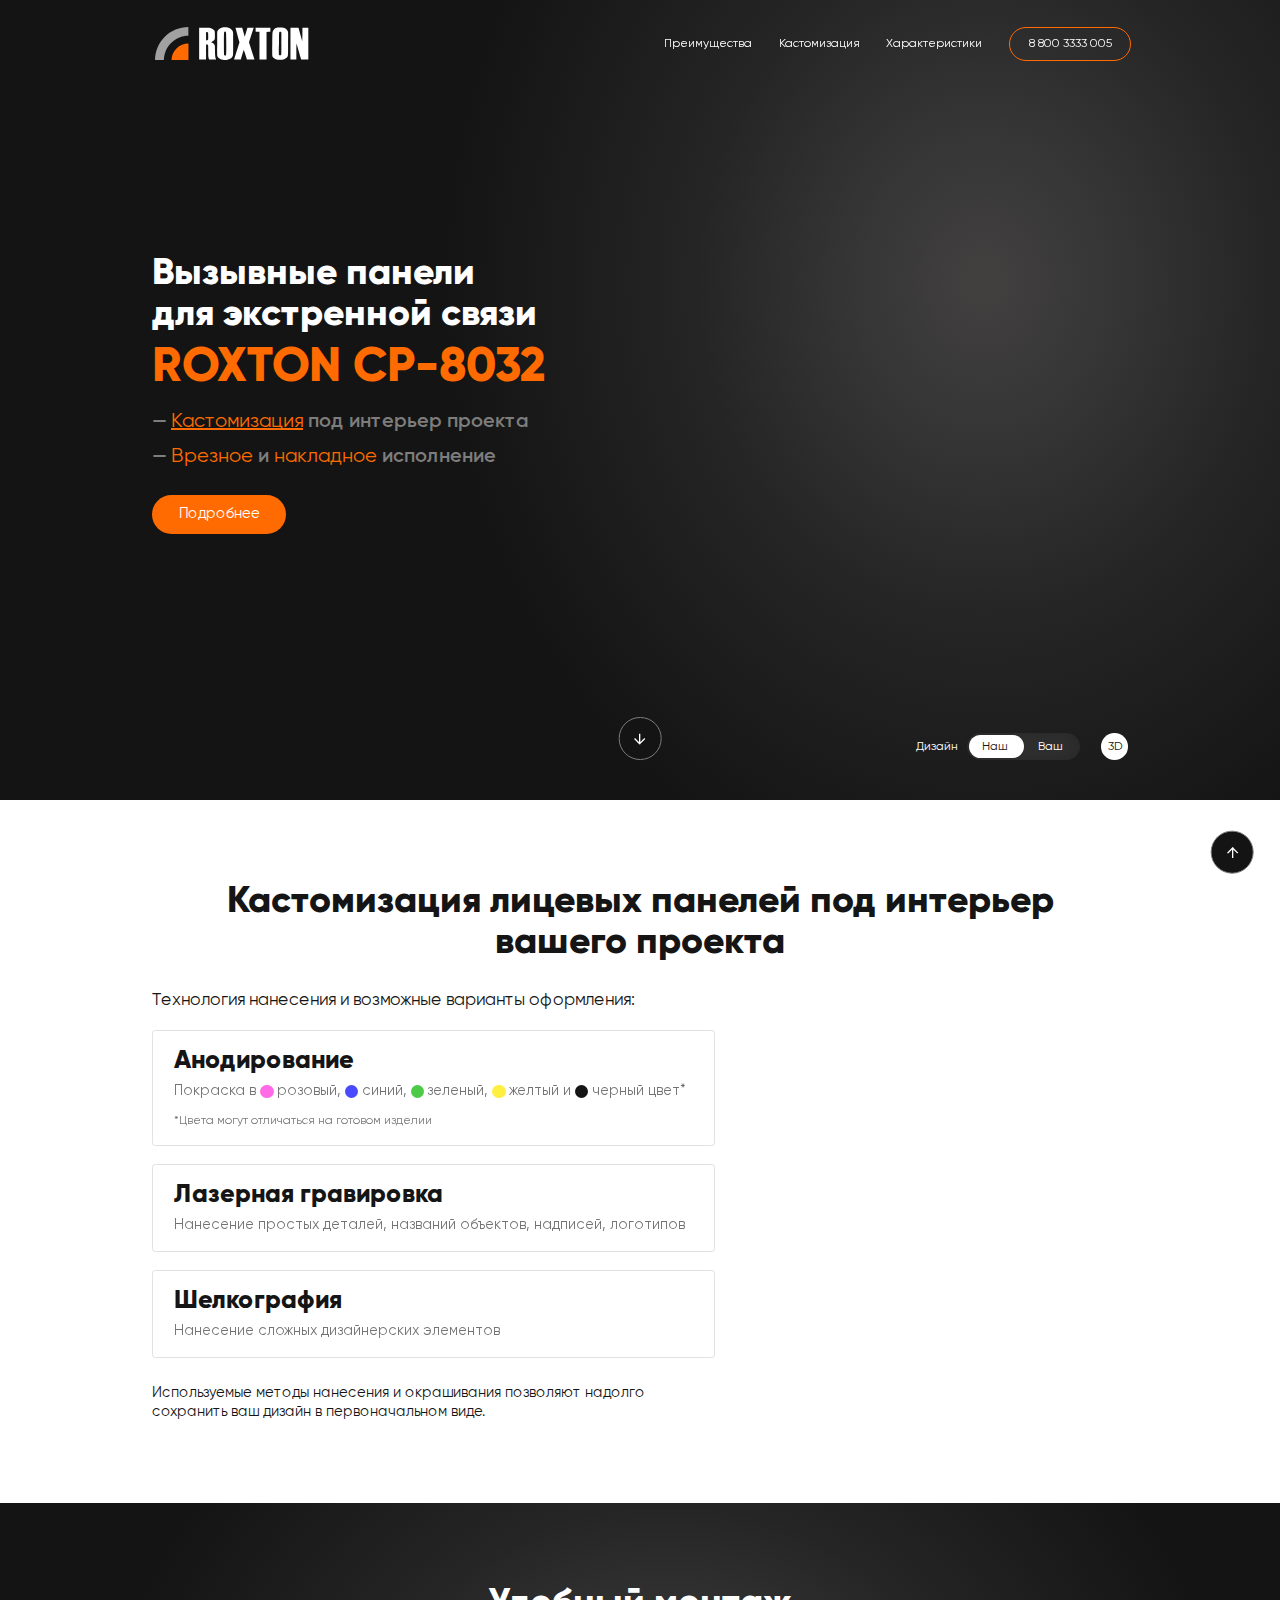
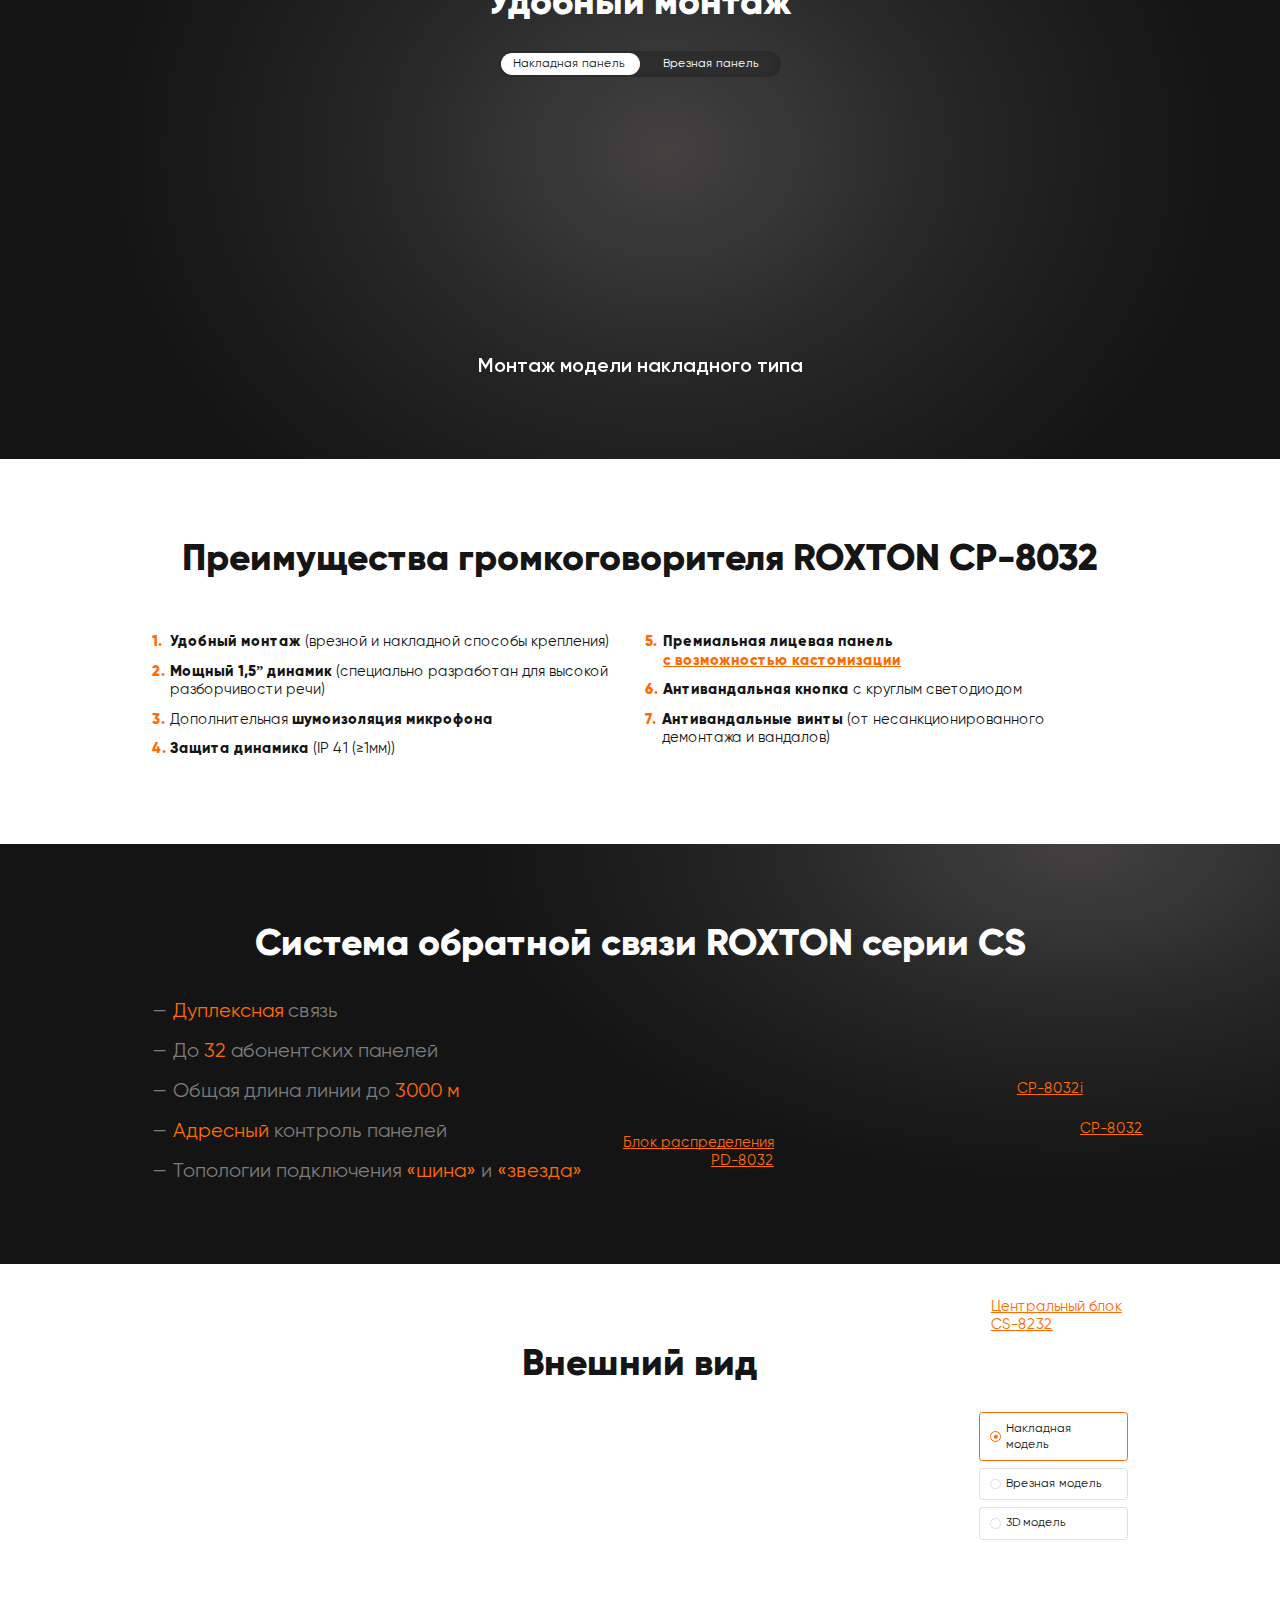
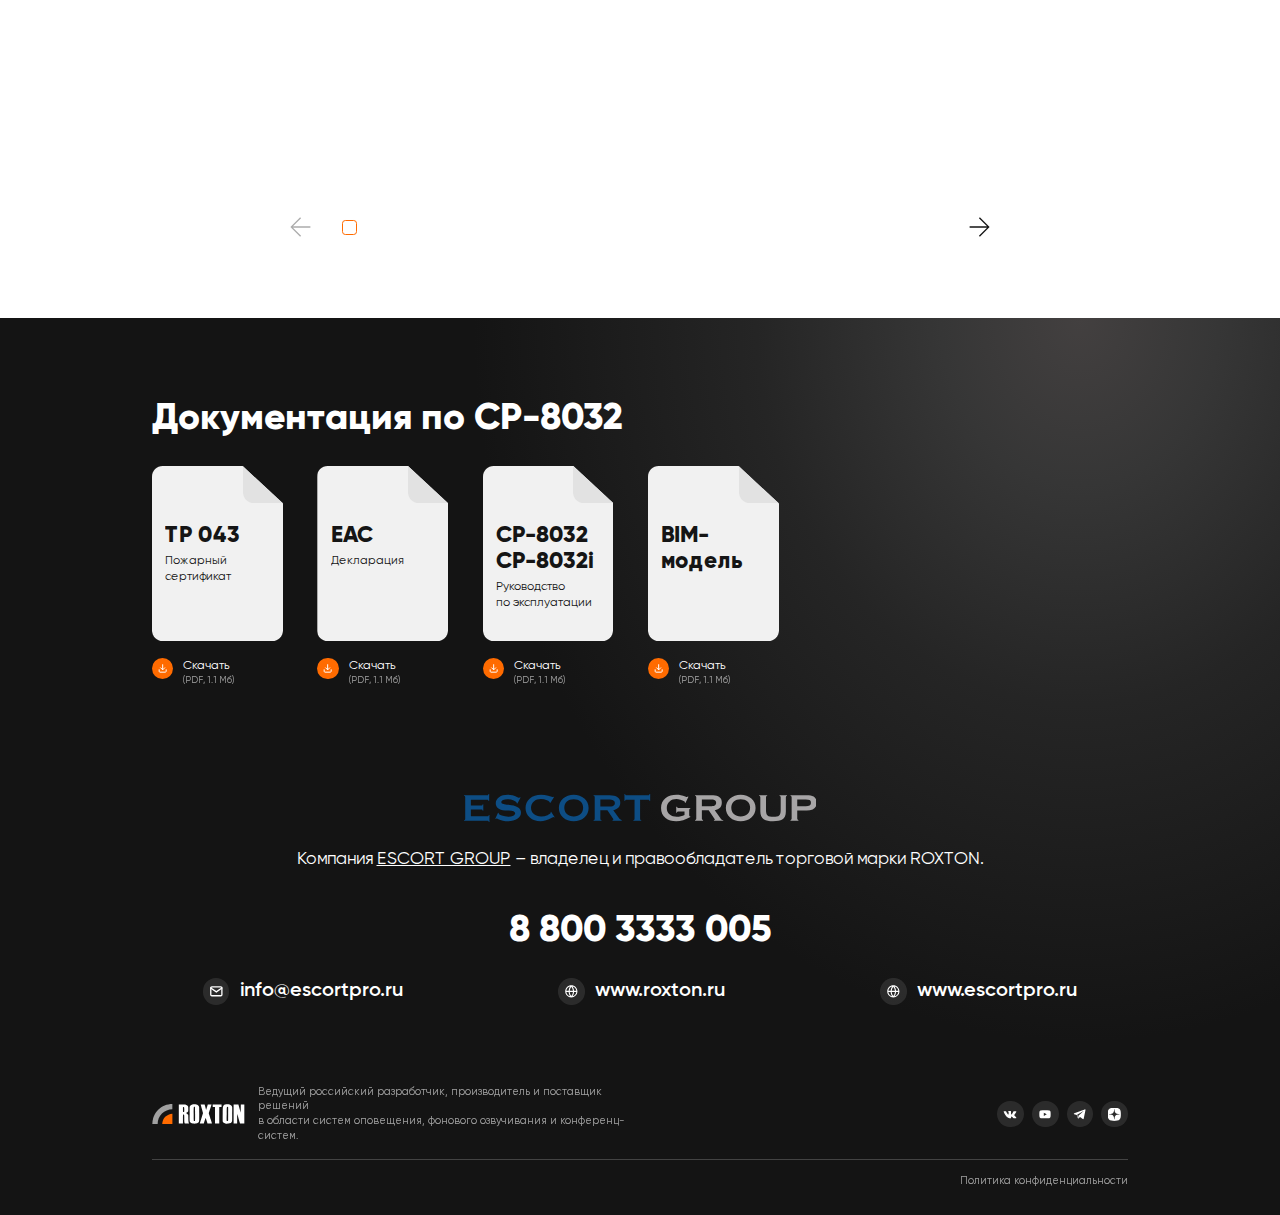
<file: main.html>
<!DOCTYPE html>
<html lang="ru">
  <head>
    <meta charset="utf-8">
    <title>Main</title>
    <meta content="width=device-width, initial-scale=1" name="viewport">
    <meta content="ie=edge" http-equiv="x-ua-compatible">
    <meta name="theme-color" content="#4285f4">
    <link href="https://vitejs.dev/logo.svg" rel="icon" type="image/x-icon">
    <script type="module" crossorigin src="scripts/index.js?1732042203274"></script>
    <link rel="stylesheet" crossorigin href="styles/index.css">
  </head>
  <body data-barba="wrapper">
    <div class="wrapper">
      <header class="header show">
        <div class="header__bg gradient-right"></div>
        <div class="header__inner">
          <div class="header__logo">
            <svg xmlns="http://www.w3.org/2000/svg" width="230" height="50" viewbox="0 0 230 50" fill="none">
              <path fill-rule="evenodd" clip-rule="evenodd" d="M185.643 0.820022C184.531 0.905664 183.211 1.08828 182.71 1.22607C181.128 1.66108 180.967 1.51122 179.45 2.58803C177.934 3.66484 177.021 5.73109 176.544 7.21372C176.066 8.69635 175.913 15.3769 175.909 25.219C175.909 25.219 175.659 41.6875 176.038 43.7027C176.418 45.7178 180.065 48.3805 184.054 49.0633C187.169 49.5968 191.894 48.9535 193.697 48.4062C195.5 47.8588 197.3 46.5198 198.086 45.4805C199.729 43.3084 199.693 43.8039 199.615 24.5941C199.615 24.5941 199.923 8.816 199.544 7.21372C199.165 5.61145 197.79 4.02204 197.364 3.60692C196.452 2.71826 194.459 1.64495 192.999 1.25579C191.478 0.850496 187.958 0.641936 185.643 0.820022ZM99.8351 1.1655C96.2966 2.07888 93.6428 5.03808 93.3901 7.21372C93.1373 9.38937 93.3901 25.1178 93.3901 25.1178C93.3901 25.1178 93.0109 40.0734 93.3901 43.0215C93.7692 45.9697 97.387 48.2991 101.604 49.0553C104.083 49.4999 106.342 49.4923 108.681 49.0319C113.489 48.0853 115.872 46.3097 116.91 42.9014C117.205 41.9346 117.27 38.7389 117.272 25.1366C117.274 10.4951 117.226 8.38375 116.86 7.12657C115.93 3.9374 112.978 2.01541 110.122 1.16562C107.266 0.315825 103.374 0.252115 99.8351 1.1655ZM66.2197 25.0979V48.9014H71.401H76.5824L76.5862 37.7553C76.5884 31.5162 76.691 26.45 76.8197 26.2477C77.0171 25.9366 77.1965 25.9346 78.1059 26.2336C79.8858 26.819 79.8567 26.6578 79.835 35.856C79.8241 40.3785 79.8681 42.6955 79.9808 44.3455C80.0935 45.9954 80.7545 47.7739 80.9321 48.1739L81.2552 48.9014H86.4923H91.7292L91.2584 47.8064C90.3791 45.7621 89.9782 41.6953 89.9754 34.7918C89.9732 28.5092 89.96 28.3455 89.3587 27.113C88.7355 25.8349 87.3241 24.5595 86.7458 24.1689C86.1676 23.7783 85.8774 23.6301 85.1831 23.3376L83.9206 22.8059L85.4156 22.122C86.9622 21.4145 88.508 20.113 89.3608 18.8006C89.8089 18.1107 89.8516 17.5628 89.8516 12.5034C89.8516 6.32078 89.7793 5.98349 88.0808 4.24067C87.0337 3.16611 85.7619 2.46738 83.5981 1.77871C82.2308 1.34345 81.2749 1.29433 74.1484 1.29433H66.2197V25.0979ZM120.813 1.5039C120.813 1.75906 126.753 22.8031 126.753 22.8031L118.583 48.9117L123.669 48.8435L128.754 48.7754L128.937 48.0198C129.464 45.8366 133.2 34.1671 133.2 34.1671C133.2 34.1671 136.407 43.3893 137.874 48.7754L143.497 48.8432C149.742 48.9185 149.439 49.0127 148.768 47.2062C148.574 46.684 147.879 44.5563 147.225 42.4782C146.57 40.4001 145.944 38.4732 145.833 38.1961C145.656 37.7543 144.884 35.2966 143.617 31.1432C143.405 30.4505 143.092 29.487 142.92 29.0021C141.724 25.6286 141.044 23.2099 141.176 22.8031C141.309 22.3963 148.11 1.25933 148.11 1.25933L138.632 1.29433L134.633 14.681C134.633 14.681 131.404 3.45554 130.827 1.29433C130.624 0.532364 131.074 2.16032 130.827 1.29433C128.872 1.29433 125.82 1.29433 125.82 1.29433C123.066 1.29433 120.813 1.38853 120.813 1.5039ZM150.945 4.25403L151.016 7.21372L153.667 7.28627L156.703 7.30467C156.703 7.30467 156.715 16.8326 156.708 27.9213C156.7 39.0097 156.703 48.9014 156.703 48.9014C156.703 48.9014 157.638 48.9014 162.164 48.9014H167.319V28.1288V7.3563L170.162 7.28501L173.005 7.21372L173.077 4.25403L173.148 1.29433H162.011H150.874L150.945 4.25403ZM203.209 25.0979V48.9014H207.632H212.055V36.8107C212.055 28.9183 212.308 24.72 212.308 24.72C212.308 24.72 212.731 26.2523 212.94 26.9152C213.401 28.3797 213.906 30.1351 214.447 32.1507C214.67 32.982 215.007 34.1722 215.197 34.7956C215.386 35.419 215.727 36.6092 215.955 37.4404C216.182 38.2717 216.467 39.2918 216.587 39.7074C216.838 40.5727 217.513 42.9558 217.979 44.6193C218.153 45.2427 218.512 46.4613 218.777 47.3271L219.258 48.9014H224.629H230V25.0979V1.29433H225.58H221.159L221.093 11.5588C221.057 17.2044 220.874 21.4455 220.874 21.4455C220.874 21.4455 215.881 3.72103 215.3 1.29433H209.254H203.209V25.0979ZM106.442 7.56914C106.786 8.816 106.912 25.0709 106.912 25.0709C106.954 33.915 106.912 41.6875 106.505 42.2183C106.098 42.749 104.832 42.7256 104.115 42.3435C103.639 42.0896 103.374 41.6321 103.374 25.0709C103.374 7.38349 103.753 8.56411 103.879 7.56914C104.005 6.57417 106.098 6.32228 106.442 7.56914ZM189.56 8.3243C189.687 9.57167 189.56 24.9606 189.56 24.9606C189.56 41.2608 189.55 41.6067 189.055 42.1004C188.45 42.7031 186.654 42.821 186.022 41.82C185.39 40.819 186.022 24.9397 186.022 24.9397C186.022 7.38979 186.284 7.87341 187.037 7.27417C187.791 6.67494 189.434 7.07694 189.56 8.3243ZM78.7871 7.83664C79.2352 8.10894 79.5332 8.36453 79.6153 8.69047C79.6975 9.01642 79.8211 11.5872 79.8211 14.2367C79.742 18.9339 79.865 18.9187 79.2362 19.3958C78.3751 20.0492 77.081 20.3309 76.8199 19.9097C76.5695 19.5059 76.4969 7.76058 76.7434 7.51499C77.0651 7.19433 77.9626 7.33564 78.7871 7.83664Z" fill="white"></path>
              <path d="M50.1701 24.6858C46.8344 24.6858 43.5314 25.3406 40.4496 26.6128C37.3678 27.885 34.5676 29.7496 32.2089 32.1003C29.8501 34.4511 27.9791 37.2417 26.7026 40.3131C25.4261 43.3844 24.769 46.6763 24.769 50.0007L50.1701 50.0007L50.1701 24.6858Z" fill="#FF6B00"></path>
              <path d="M0 49.874C5.74531e-07 43.3245 1.29443 36.8391 3.80937 30.7881C6.32432 24.7371 10.0105 19.239 14.6575 14.6078C19.3046 9.97653 24.8214 6.30284 30.893 3.79643C36.9646 1.29003 43.4721 -8.5887e-07 50.044 0L50.044 13.2447C45.2173 13.2447 40.438 14.1922 35.9788 16.033C31.5196 17.8738 27.4678 20.5719 24.0549 23.9732C20.6419 27.3746 17.9347 31.4125 16.0876 35.8566C14.2405 40.3007 13.2898 45.0638 13.2898 49.874H0Z" fill="white" fill-opacity="0.6"></path>
            </svg>
          </div>
          <nav class="header__nav desktop"><a class="header-link text-18 white" href="#benefits">Преимущества</a><a class="header-link text-18 white" href="#customization">Кастомизация</a><a class="header-link text-18 white" href="#characteristics">Характеристики</a><a class="secondary-button text-18 white" href="tel:88003333005">8 800 3333 005</a>
          </nav>
          <button class="header__burger devices" data-header-burger="" aria-label="mobile-menu"><span class="header__burger-inner"><span class="header__burger-line"></span></span></button>
        </div>
        <div class="header__burger-menu gradient-center devices">
          <nav class="header__burger-nav"><a class="header-link text-18 white" href="#benefits">Преимущества</a><a class="header-link text-18 white" href="#customization">Кастомизация</a><a class="header-link text-18 white" href="#characteristics">Характеристики</a><a class="secondary-button text-18 white" href="tel:88003333005">8 800 3333 005</a>
          </nav>
        </div>
      </header>
      <main data-barba="container" data-barba-namespace="main">
        <div class="inner"><a class="up-button" href="#top">
            <button class="scroll-button">
              <svg xmlns="http://www.w3.org/2000/svg" width="24" height="24" viewbox="0 0 24 24" fill="none">
                <path d="M12 5V19M12 19L19 12M12 19L5 12" stroke="white" stroke-width="2" stroke-linecap="square"></path>
              </svg>
            </button></a>
          <div class="main-hero gradient-right" id="top" data-content-block="hero">
            <div class="main-hero__top desktop"></div>
            <div class="main-hero__content">
              <div class="main-hero__info">
                <h1 class="main-hero__title"><span class="title-56 white">Вызывные панели для&nbsp;экстренной&nbsp;связи</span><span class="title-72 orange uppercase">ROXTON&nbsp;СP-8032</span></h1>
                <div class="main-hero__preferences">
                  <div class="main-hero__preferences-item subtitle-30 grey">—&nbsp;<a class="orange underline" href="#customization">Кастомизация</a>&nbsp;под интерьер проекта</div>
                  <div class="main-hero__preferences-item subtitle-30 grey">—&nbsp;<a class="orange" href="#view" data-radio-trigger="view-2">Врезное</a>&nbsp;и&nbsp;<a class="orange" href="#view" data-radio-trigger="view-1">накладное</a>&nbsp;исполнение</div>
                </div>
                <div class="main-hero__order"><a class="primary-button text-22 white" href="#contacts">Подробнее</a>
                </div>
              </div>
              <div class="main-hero__picture">
                <div class="main-hero__picture-wrapper" data-checkbox-items-wrapper="hero">
                  <!-- +picture('main-hero-stock.png', 'true').active(data-checkbox-item='false')-->
                  <!-- +picture('main-hero-custom.png', 'true')(data-checkbox-item='true')-->
                </div>
                <div class="main-hero__picture-3d hide" data-view-3d-wrapper="hero"></div>
              </div>
            </div>
            <div class="main-hero__bottom">
              <div class="text-18 white">Дизайн</div>
              <label class="checkbox-switch">
                <input class="checkbox-switch__checkbox" type="checkbox" data-checkbox="hero" data-checkbox-autoplay="hero"/><span class="checkbox-switch__inner"><span class="checkbox-switch__bg"></span><span class="checkbox-switch__variant text-18">Наш</span><span class="checkbox-switch__variant text-18">Ваш</span></span>
              </label>
              <button class="round-button text-18" data-view-3d="hero">3D</button>
            </div>
            <div class="main-hero__scroll"><a class="scroll-button" href="#customization" aria-label="scroll-down">
                <svg xmlns="http://www.w3.org/2000/svg" width="24" height="24" viewbox="0 0 24 24" fill="none">
                  <path d="M12 5V19M12 19L19 12M12 19L5 12" stroke="white" stroke-width="2" stroke-linecap="square"></path>
                </svg></a>
            </div>
          </div>
          <div class="main-customization section" id="customization" data-content-block="customization">
            <h2 class="section__title title-56 align-center">Кастомизация лицевых панелей под интерьер вашего проекта</h2>
            <div class="main-customization__content section__content">
              <div class="main-customization__variants">
                <div class="main-customization__methods">
                  <div class="text-26">Технология нанесения и&nbsp;возможные варианты оформления:</div>
                  <div class="variant-block" data-decor-desc="anodizing">
                    <h3 class="variant-block__title title-38">Анодирование</h3>
                    <div class="variant-block__content">
                      <p class="main-customization__methods-text text-22"><span class="transparent">Покраска в&#32;</span><span class="color-item"><span class="color-item__color" style="background:#FF6BE6"></span><span class="color-item__text text-22 transparent">розовый,</span></span>&#32;<span class="color-item"><span class="color-item__color" style="background:#4949FF"></span><span class="color-item__text text-22 transparent">синий,</span></span>&#32;<span class="color-item"><span class="color-item__color" style="background:#4DCB46"></span><span class="color-item__text text-22 transparent">зеленый,</span></span>&#32;<span class="color-item"><span class="color-item__color" style="background:#FFEF41"></span><span class="color-item__text text-22 transparent">желтый</span></span><span class="transparent">&#32;и&nbsp;</span><span class="color-item"><span class="color-item__color" style="background:#151515"></span><span class="color-item__text text-22 transparent">черный цвет*</span></span>
                      </p>
                      <p class="main-customization__methods-note text-18 transparent">*Цвета могут отличаться на готовом изделии</p>
                    </div>
                  </div>
                  <div class="variant-block" data-decor-desc="engraving">
                    <h3 class="variant-block__title title-38">Лазерная гравировка</h3>
                    <div class="variant-block__content">
                      <p class="main-customization__methods-text text-22 transparent">Нанесение простых деталей, названий объектов, надписей, логотипов</p>
                    </div>
                  </div>
                  <div class="variant-block" data-decor-desc="silkscreen">
                    <h3 class="variant-block__title title-38">Шелкография</h3>
                    <div class="variant-block__content">
                      <p class="main-customization__methods-text text-22 transparent">Нанесение сложных дизайнерских элементов</p>
                    </div>
                  </div>
                </div>
                <div class="text-22">Используемые методы нанесения и окрашивания позволяют надолго сохранить ваш дизайн в первоначальном виде.</div>
              </div>
              <div class="main-customization__picture" data-customization-wrapper="">
                <!-- +picture('custom-anodized.png', 'true')(data-customization-picture='custom')-->
                <!-- +picture('custom-basic.png', 'true')(data-customization-picture='basic')-->
                <div class="main-customization__picture-effect" data-customization-effect="">
                  <svg xmlns="http://www.w3.org/2000/svg" xmlns:xlink="http://www.w3.org/1999/xlink" version="1.1" id="Слой_1" x="0px" y="0px" width="292.9px" height="492.8px" viewbox="0 0 292.9 492.8" style="enable-background:new 0 0 292.9 492.8;" xml:space="preserve">
                    <style type="text/css">
                      .st0{fill:#C2B59B;}
                      .st1{fill:#FFFFFF;}
                      .st2{fill:#F7941E;}
                      .st3{fill:none;}
                      .st4{fill:#1D1D1B;}
                      .st5{fill-rule:evenodd;clip-rule:evenodd;}
                    </style>
                    <g>
                      <path class="st0" data-decor="silkscreen" d="M266.6,492.8c0.1,0,0.2,0,0.3,0c0.2,0,0.4,0,0.6,0c0.1,0,0.2,0,0.3,0c0.2,0,0.3,0,0.5,0   c-0.6-1.3-1.3-2.6-2-3.9c-3.4-6.3-6.5-12.7-9.9-18.9c-4.9-9.1-12.3-16.1-19.7-23c-2.4-2.2-5.5-4.6-3.9-8.8c0.6-0.3,0.6-0.9,0.8-1.4   c2.5-7.2,3.6-14.6,4.5-22.1c0.9-8.2,1.6-16.4-0.8-24.4c-1.8-6.2-3.7-12.5-7.4-17.9c-0.9-1.7-1.1-3.9-3.4-4.5   c-0.8-2.6-1.3-5.4-4.4-6.5l-0.1,0c-0.7,0.8-0.1,1.7-0.3,2.6c0.7,0.5,0.8,1.3,1,2c1.1,0.7,1.5,2.3,3.1,2.4c0.2,0.4,0.4,0.7,0.6,1   c1.3,1,1.7,2.6,2.4,4c0.1,0,0.3,0.1,0.4,0.1c0.1,0.3,0.2,0.7,0.4,1c4,6.9,6.7,14.4,7.5,22.3c1,10-0.2,19.9-2.3,29.7   c-0.4,1.8-0.1,4.1-2.1,5.3c0.1-1.8,0.1-3.7,0.2-5.5c2.6-14,2.6-27.9-2.5-41.5c0.5-3-1.1-5.1-2.9-7.2c-1.9,1.9,0,3.7,0.2,5.5   c0.5,0.6,1.1,1.1,1.6,1.7c0.5,2.2,0.8,4.5,1.5,6.6c3.4,9.6,2.5,19.4,1.5,29.2c-1-7.6-1.3-15.4-3.5-22.8c-0.4,0-0.7,0.1-1.1,0.1   c1,4.9,1.7,9.8,2.3,14.7c0.5,4-0.5,8.1,0.9,11.9c-0.4-0.1-0.7-0.1-1.1-0.2c-0.8-7.4-3.1-14.3-5.2-21.3c-0.9-4.6-2.9-8.8-4.8-13   c-0.3,0.1-0.6,0.2-1,0.3c0.1,0.5,0.1,1,0.2,1.4c0.7,0.8,1.1,1.8,1.1,2.8c0.1,0.4,0.3,0.8,0.5,1.1c0.4,0.8,1,1.5,0.8,2.5   c0.6,0.3,1,0.7,0.9,1.4c0.5,1.1,0.1,2.5,1.3,3.4c-0.1,1.6,0.9,3,1.1,4.5c1.8,6.2,3.9,12.4,3.9,19.1c-2.5-4.2-2.9-9.1-4.9-13.5   c-0.5-1.5-1.1-3-1.6-4.5c-0.6-1.3-1.2-2.6-1.8-4c-0.4-0.2-0.6-0.6-0.6-1.1c-0.1-0.1-0.2-0.3-0.2-0.5c-1.2-1.1-2-2.5-2.6-4   c-1.1-1.9-2.3-3.7-3.4-5.6c-0.4-0.5-0.8-1-1.2-1.6c-0.4-0.2-0.9-0.5-1.3-0.8c-0.1,0.1-0.3,0.3-0.4,0.5c0.1,0.5,0.2,1,0.2,1.5   c0.5,0.3,1,0.8,1.2,1.4c1,1.2,2.1,2.3,1.9,4c0.1,0.1,0.1,0.2,0,0.2c0.9,0.1,1.3,0.6,1.5,1.4c0.1,0,0.2,0.1,0.2,0.2   c3.5,4,4.9,9.1,7.4,13.6c0.9,3.3,2.1,6.5,2.6,10.6c-2.1-3-2.9-6.2-5-8.5c-0.3,0-0.6,0-1,0.1c2,4.1,4.1,8.2,6.1,12.4   c0.5,1,1,2,1,3.2c0.1,0.3,0.2,0.9,0.2,0.9c-0.5,0.2-0.4-0.3-0.5-0.5c-1.9-1.5-2.6-3.8-3.8-5.8c-2.8-5-5.9-9.9-9.1-14.7   c-0.4-0.4-0.6-0.8-0.4-1.3c0,0,0-0.1,0-0.1c-0.7,0.2-1-0.2-1.4-0.7c-0.7-0.8-1.5-1.6-2.2-2.5c-0.2-0.3-0.5-0.5-0.7-0.8   c-1-0.5-1.7-1.4-2.2-2.4c-0.5-0.6-1.1-1.2-1.6-1.9c-0.2,0-0.4,0-0.5,0c-0.7-2.2-2.6-3.4-4-4.9c-0.3,0-0.7,0-1,0   c-0.1,0.2-0.2,0.4-0.4,0.5c0.1,0.2,0.1,0.3-0.1,0.5c0.8,2.4,2.4,4,4.8,4.7c0.3,0.5,0.5,0.9,0.8,1.4c0.4,0.4,0.7,0.8,1.1,1.2   c1.1,1.2,2.3,2.3,3.4,3.5c0.8,0.6,1.3,1.3,1.6,2.3c2.8,2,4.2,5,5.9,7.8c3,5.1,6,10.2,8.9,15.3c0.5,0.4,0.5,0.9,0.2,1.5   c-0.2-0.4-0.5-0.7-0.7-1.1c-6.3-7.2-12.5-14.6-20.6-19.8c-0.6-0.4-1.2-0.8-1.8-1.2c-0.2,0-0.4-0.1-0.5-0.2   c-0.2-0.1-0.4-0.2-0.6-0.4c-0.4,0-0.7-0.1-1.1-0.1c-1.4-1.2-2.1-3.1-4-3.8c-0.9,0-1.7-0.2-2.5,0.4c0.1,0.6,0.3,1.2,0.5,1.7   c1.2,0.7,1.9,2,3.3,2.4c0.6,0.1,1.2,0.2,1.8,0.2c0,1.2,0.6,1.3,1.5,0.7c8.6,4.5,15,11.6,21.2,18.8c1.4,1.6,2.6,3.3,3.7,5.2   c-3.4-0.7-6.3-2.5-9.1-4.2c-4.4-2.7-8.9-5.3-13-8.5c-0.8-0.6-1.6-1.4-2.8-1.2c-1.3-2.2-2.1-5-5.6-4.4c0.1,0.4,0.2,0.8,0.3,1.2   c-0.3,0.9,0.1,1.4,1,1.4c0.9,0.7,0.5,2.3,2,2.5c0.6-0.1,1.1-0.1,1.7-0.2c8.4,6.3,17.2,12.1,27,16.1c0.1,0.1,0.3,0.2,0.4,0.3   c-0.3,0.8-1,0.9-1.6,0.7c-2.8-0.6-5.8-0.7-8.5-1.8c-8.9-3.8-18.1-7.1-26-13c-0.1-0.5-0.2-1.1-0.3-1.7c-1.4-0.7-1.5-3.6-4-2.3   c0,0.6,0,1.1,0,1.7c0.9,1.2,1.6,2.7,3.4,2.8c0.2,0.3,0.5,0.6,0.7,0.9c2.7,1.8,5.4,3.5,8,5.3c1.2,0.3,2.4,0.7,3.3,1.6   c1.1,0.1,2,0.6,3,1.2c0.8,0.1,1.6,0.3,2.2,1c0.2,0,0.3,0,0.4,0.1c1.8,0.5,3.6,1.2,5.2,2.4c1.1,0.5,2.2,0.9,3.4,1.4   c0.9,0,1.5,0.3,1.9,1.1c0.1-0.1,0.3-0.1,0.4,0.1c0.8-0.4,1.6-0.2,2.3,0c-0.8-0.2-1.5-0.4-2.3,0c0,0.5,0,1,0,1.4   c-1.5,0-3.1,0.2-4.5-0.6c-1.5-0.1-3-0.3-4.5-0.4c0.9,2,2.9,1.9,4.6,2.1c1.2,0.2,2.5,0.2,3.6,0.7c-8.5,0.7-16.9,0.8-25.2-0.5   c-0.7-0.1-1.5-0.2-2.2-0.3c-0.4,0.1-0.8,0.1-1.1,0.2c-0.6-0.2-1.2-0.5-1.9-0.7c-0.9-1.1-2.1-0.9-3.2-1c-0.4,0.2-0.7,0.4-1,0.6   c-0.3,3.3,2.4,1.9,3.9,2.4c0.4,0,0.8-0.1,1.1-0.2c0.3-0.1,0.7-0.2,1-0.4c0.6,0.6,1.4,0.6,2.1,0.7c6.4,0.8,12.9,1.3,19.4,1.1   c2-0.1,4-0.2,5.9-0.1c1.9,0.1,3.8-0.9,6.3,0.3c-14.2,6.1-28.4,8.7-43.3,7.5c-0.1-0.1-0.3-0.2-0.4-0.3c-0.2-0.7-0.6-0.9-1.2-0.4   c-1.2,0-3.1-0.8-3.3,0.8c-0.2,1.7,1.9,2,3.3,2.2c0.8,0.1,1.5-0.1,2.1-0.6c11.1,0.8,21.9-1.1,32.5-4c1.4-0.4,2.8-1.2,4.9-0.6   c-9.8,7.2-20.6,10.8-32.2,12.2c0.5,0.3,1,0.6,1.5,0.9c5.4-0.4,10.7-1.2,15.7-3.3c3.7-1.6,7.3-3.4,11-5.1c0.2,0.2,0.4,0.3,0.6,0.5   c-3.1,3.8-7.4,6.1-11.6,8.2c-4.3,2.2-8.8,4.1-13.1,6.2c-0.5,0-1-0.1-1.5-0.2c-0.9-0.9-1.7-1.1-2.6,0c-0.3,0.1-0.6,0.1-0.9,0.2   c-0.4,0.8-1.7,1.1-1,2.3c0.6,1.1,1.8,0.7,2.8,0.9c0.7-0.3,1.3-0.6,2-0.9c0.4-0.8,1-1.4,1.9-1.6c0.4,0.1,0.8,0.2,1.1,0.2   c0.7-1,2-0.7,2.9-1.4c0.1-0.3,0.2-0.5,0.5-0.3c1.4-0.5,2.9-1,4.3-1.5c4.7-3,10.1-4.9,14.3-8.9c2.8-2.7,5.6-5.3,8.4-7.9   c0.6-0.6,1.4-1,1.3-2c0.9-0.7,1.9-1.4,2.8-2.1c0.3,2.2-1.3,3.6-2.5,5.1c-5.8,7.3-13.5,12.3-21.3,17.1c-0.7,0.5-1.5,0.9-2.2,1.4   c-0.4,0.2-0.8,0.3-1.1,0.5c-0.6,0.5-1.2,0.9-1.8,1.4c-3.5,1.7-7.1,3.3-10.6,5c-0.4,0.2-0.7,0.3-1.1,0.5c-0.6,0.3-1.4,0.1-1.8,0.8   c-1.3,0.5-3-0.3-4,1.1c-1.2-0.2-2.3-0.5-3.5-0.6c-1.3-0.1-3.1-0.2-3.1,1.4c-0.1,1.7,1.8,1.4,3,1.5c0.1,0,0.2,0,0.3,0   c0.5,0.3,1,0.2,1.3-0.3c0.8-0.4,1.6-0.8,2.5-1.3c1.3,0.3,2.5,0.2,3.6-0.6c5.3-1.1,10-3.6,14.4-6.6c12.7-7.2,24.7-15.2,32.2-28.3   c1.8-2,3.9-0.5,4.9,0.4c4.8,4.4,9.9,8.5,13.6,13.9c6.8,9.9,12.7,20.4,18,31.2C266.5,492.8,266.5,492.8,266.6,492.8z M224.7,444.5   c-1-0.1-1.9-0.2-2.9-0.3c0.2-0.4,0.4-0.7,0.6-1.1c1.2,0.3,2.8-0.5,3.5,1.3C225.5,444.4,225.1,444.5,224.7,444.5z"></path>
                      <path class="st0" data-decor="silkscreen" d="M230.1,426.8c0-0.2,0-0.4,0-0.6C230.1,426.4,230.1,426.6,230.1,426.8"></path>
                      <path class="st0" data-decor="silkscreen" d="M230,424.9c0-0.2-0.1-0.3-0.1-0.5C229.9,424.6,230,424.7,230,424.9"></path>
                      <path class="st0" data-decor="silkscreen" d="M228.9,443c-0.1,0.4-0.3,0.6-0.5,0.8C228.5,443.6,228.7,443.3,228.9,443"></path>
                      <path class="st0" data-decor="silkscreen" d="M232.2,435.9c0-0.2-0.1-0.3-0.1-0.5C232.2,435.6,232.2,435.7,232.2,435.9"></path>
                      <path class="st0" data-decor="silkscreen" d="M292.8,244.5c0-0.1,0-0.3,0.1-0.4c-6-4-12.2-7.7-18.5-11.2c-1.1-1.6-2.8-2.1-4.5-2.7c-2.1-1.1-3.9-2.6-6.2-3.1   c-2-2-4.6-2.7-7.3-3.2c-5.9-2.9-11.9-5.4-18.2-7.3c-2-0.6-4-1.5-5.8-2.5c-3-1.6-5.3-3.4-4-7.4c0.3-0.9,0.1-2,0.2-3.1   c0.4-10.4-0.2-20.7-3.5-30.6c-0.3,0-0.6,0-0.9,0.1c1.1,5.2,2.4,10.3,2.5,15.6c-1.1-1.4-1.1-3.2-1.5-4.8c-1.3-5.7-2.5-11.4-5-16.7   c-0.3,0.2-0.5,0.5-0.8,0.7c2.9,8.1,5.2,16.3,6.2,24.9c-0.3,0-0.6-0.1-0.9-0.1c-1.5-5.5-2.9-10.9-4.4-16.4   c-1.2-4.3-3.2-8.2-6.3-11.5c-0.1,0.3-0.2,0.6-0.3,1c0.1,0.4,0.2,0.9,0.3,1.3c0.4,0.6,0.8,1.1,1.2,1.7c0.1,0.2,0.2,0.4,0.4,0.6   c0.2,0.3,0.4,0.7,0.6,1c0.8,0.6,1.1,1.5,1.5,2.4c2.2,5.9,3.9,11.9,5.3,18c1,4.4,2.8,8.6,2.2,13.2c-0.9-2.4-1.9-4.8-2.8-7.3   c-1.4-5.9-3.5-11.6-6-17.2c-0.3-1.9-0.3-3.8-2.5-4.7c-0.5-0.1-0.7,0.2-0.9,0.7c-0.2,0-0.3,0-0.4,0.2c0,0.3-0.1,0.6-0.1,1   c-0.2-0.2-0.5-0.5-0.7-0.7c-0.6-0.5-1.2-0.9-1.8-1.4c-0.2,0.2-0.4,0.4-0.5,0.6c0.7,2.5,2.9,3.8,4.2,5.9c3.1,5.3,5.7,10.7,7.9,16.4   c0.1,0.5,0.3,1,0.4,1.5c0.8,1.2,1,2.7,1.3,4.1l0,0c-0.3-1.4-0.5-2.8-1.3-4.1c-0.5,0-1.1-0.1-1.7-0.1c-3-4.5-6.3-8.7-10.4-12.3   c-1-0.3-1.7-1-2.2-1.8c-0.6-0.4-1.1-0.7-1.7-1.1c-0.4-0.2-0.8-0.3-1.2-0.5c-0.5-0.7-1-1.4-1-2.4c-0.3-0.3-0.5-0.5-0.8-0.8   c-3.2-1-3.4-0.9-3.1,2c0.3,0.4,0.6,0.8,0.9,1.1c1,0.7,2.2,1.1,3.4,1.1c4.1,3.2,8.5,6.2,11.5,10.6c0.4,0.4,0.9,0.8,1.3,1.2   c-0.4-0.4-0.8-0.8-1.3-1.2c-0.2,0.2-0.5,0.5-0.7,0.7c-0.5-0.4-1-0.9-1.6-1.3c-1.7-1.5-3.4-3.1-5.5-4.1c-1.7-1-2.5-3.7-5.2-2.8   c-0.1,0.3-0.3,0.6-0.4,0.9c1,2,2.6,2.9,4.8,2.8c1.9,1.3,3.8,2.7,5.6,4c1.2,2,3.8,3,4,5.6c1-0.2,1.2,0.3,1.1,1.1   c2.1,0.9,2.8,3,3.8,4.9c0.3,0.6-0.4,0.7-0.9,0.7c-2.4-1.6-4.6-3.4-7.1-4.9c-2-1.1-3.7-2.9-6.2-3c-1.2-1-2.3-2-3.5-3   c-0.5-0.4-1.2-0.6-1.8,0.1c-0.5,0.6-0.2,1.2,0.3,1.7c1.1,1.2,2.3,2.1,4.1,1.8c3.3,1.8,6.7,3.5,9.9,5.6c1.3,0.9,2.3,2.5,4.2,2.4l0,0   c-0.2,0.6,0.1,0.7,0.6,0.9c0,0.3,0,0.5,0,0.8c0.4,0.1,0.5,0.5,0.6,0.9c-0.4-0.2-0.6-0.4-0.6-0.9c-4.1-0.2-7.5-2.7-11.1-4.2   c-3.4-1.4-6.5-3.2-9.8-4.9c-1.8-1.4-2.9-4.3-6.1-3.2c0.5,3.1,1.9,4.1,6.1,4.1c1.8,2.1,4.2,3,6.6,4.1c5.2,2.4,10.5,4.7,16.4,7.3   c-4.8,0.5-8.7,0.1-12.7-0.6c-5.3-1-10.2-3-15.4-4.3c-0.7-0.6-1.5-1.2-2.2-1.8c-0.2-0.6-0.7-0.9-1.3-0.6c-0.9-0.3-1.9-1.1-2.5-0.2   c-0.7,0.9,0.3,1.7,1,2.4c0.3,0.3,0.7,0.6,1.1,0.9c0.2,0.6,0.6,0.9,1.2,0.6c0.3,0,0.6,0.1,0.9,0.2c1.9,0.4,3.8,0.5,5.6,1.2   c1.8,0.8,3.7,1.3,5.6,1.8c5.5,1.4,11,2.7,16.8,2.6c-1.6,1-3.3,1.8-5.1,2.1c-4.7,0.9-9.5,0.8-14.3,1c-0.8,0-1.5,0-2.3,0   c-1.5-0.5-2.9-1.1-4.5-0.4c-1.4-1-2.9-1.6-4.7-1.3c-0.6,0.1-1.4,0.1-1.5,1c-0.1,0.8,0.5,1.2,1.2,1.4c1.3,0.4,2.5,0.8,3.9,0.6   c8-0.1,16.1,1.2,24.2-0.5c-5.8,4.1-11.9,7.3-18.8,8.7c-2.2,0.5-4.4,0.8-6.6,1.2c-1.6-0.9-3.2-0.8-4.9-0.4c-0.7,0.1-1.2,0.6-1.2,1.3   c0,0.8,0.6,1.1,1.2,1.3c1.8,0.5,3.5,0.1,5-1c6.2-0.2,12.1-1.8,17.6-4.7c1.4-0.6,2.6-1.6,4-2.2c-1.4,0.6-2.6,1.6-4,2.2   c0,0.6,0,1.3,0,1.9c-0.7,0.7-2.3,0.8-1.9,2.2c-0.2-0.2-0.4-0.2-0.7-0.2c-1.2-0.3-2.3-0.5-3.2,0.6c-0.7,0.4-1.4,0.9-2.1,1.3   c0,0.4,0,0.7,0,1.1c0.4,0.3,0.8,0.6,1.2,0.8c0.1-0.1,0.3-0.1,0.4,0c1,0.9,0,1.1-0.6,1.4c-0.5,0.7-1.2,1.1-2.1,1.3   c-1,1.1-2.2,1.6-3.5,2.2c-0.6,0.9-1.9,0.8-2.3,1.9c-2.6,0.1-5.2,0.1-6.8,2.6c0.1,0.4,0.1,0.7,0.2,1.1c1.1,0.3,2.3,0.1,3.4-0.1   c1.1-0.8,2.2-1.7,3.3-2.5c6.1-2.9,11.2-7.2,16.7-11c0.4-0.2,0.6-1.1,1.2-0.5c0.3,0.4-0.3,0.7-0.6,1c-2.9,3.8-6.9,6.5-10.3,9.7   c-0.3,0.3-0.8,0.4-0.8,1l0,0c-2.4,1-5.4,1.4-5.7,4.9c0.4,0.1,0.8,0.2,1.1,0.3c2.1-0.8,3.7-2.1,4.7-4.1c4.1-2.8,7.5-6.5,11.6-9.4   c-4.4,6.9-9,13.5-15.2,18.8c-0.1,0.1-0.3,0.3-0.4,0.4c-0.2,0.2-0.4,0.5-0.5,0.7c0,0,0,0,0,0c-0.4,0.5-0.8,0.4-1.2-0.1   c-0.1-0.4-0.2-0.6-0.7-0.5c-0.2,0-0.4,0-0.6-0.1c-0.3,0.6-0.7,1.2-1,1.9c-0.1,0.6-0.1,1.1-0.2,1.7c-0.9,2.5-3.9,1.8-5.3,3.5   c-0.1,0.7-0.8,1.5,0.1,2c0.6,0.4,1.2-0.1,1.9-0.2c1.7-0.4,2.2-2.2,3.5-3.1c0.5,0,1,0,1.4,0c0.2-1.2,0.9-2.2,1.5-3.2   c0.3-0.5,1.3-0.8,0.9-1.5c0.7,0.5,1.2,0.3,2.5-1.1c4.3-4.4,8.4-9.1,11.9-14.2c2.6-3.8,5.8-7.4,7.7-11.7c-0.3-0.4-0.6-0.8-0.9-1.2   l0,0c0.3,0.4,0.6,0.8,0.9,1.2c0.4-1.6,2.5-2.4,1.9-4.4c2.2-1,2-3.6,3.4-5c0.6-0.2,0.9-0.7,1-1.3c0.5-0.1,1-0.2,1.5-0.3   c0.5,0,0.9,0,1.4,0.1c0.5,0.1,1.1,0.1,1.6,0.2c0.4,0.2,0.8,0.4,1.2,0.6c7.7,2.8,15.5,5.7,23.2,8.5c2.5,1.6,5.4,2.6,8.2,3.7   c0,0.2,0.1,0.3,0.3,0.4c0.5,1.1,1.3,1.4,2.4,1.3c1.2,0.3,2.1,1.7,3.5,1.2c-0.2,0.2-0.1,0.4,0.2,0.6c1.3,1.2,2.9,2,4.5,2.7   c6.2,3.9,12.5,7.6,18.6,11.8C292.8,245.5,292.8,245,292.8,244.5z M210.1,229.6c0.1,0,0.2,0,0.4,0   C210.3,229.6,210.2,229.6,210.1,229.6z M223.8,204.7c0.3-0.5,0.2-0.9-0.3-1.4C224,203.8,224,204.2,223.8,204.7z M226.4,194.6   c0,0.1,0,0.2,0,0.3C226.4,194.8,226.4,194.7,226.4,194.6z"></path>
                      <path class="st0" data-decor="silkscreen" d="M223,211.4c-0.2,0-0.4-0.2-0.6-0.3C222.5,211.3,222.7,211.4,223,211.4"></path>
                      <path class="st0" data-decor="silkscreen" d="M218.1,198.1c0.1,0.1,0.3,0.2,0.4,0.4C218.3,198.3,218.2,198.2,218.1,198.1c-0.1-0.1-0.1-0.1-0.2-0.1   C217.9,198,218,198,218.1,198.1"></path>
                      <path class="st0" data-decor="silkscreen" d="M215.8,222.9c-0.3,0-0.5,0.1-0.8,0.2C215.3,223.1,215.5,223,215.8,222.9"></path>
                      <path class="st0" data-decor="silkscreen" d="M210.5,229.6L210.5,229.6C210.5,229.6,210.5,229.6,210.5,229.6C210.5,229.6,210.5,229.6,210.5,229.6"></path>
                      <path class="st0" data-decor="silkscreen" d="M145.3,399.9C145.3,399.9,145.3,399.8,145.3,399.9c-0.1-0.1-0.3-0.2-0.3-0.2c0,0,0,0,0,0   c-0.2-0.3-0.3-0.4-0.4-0.7c0,0,0,0,0-0.1c0-0.1-0.1-0.3-0.1-0.5c0-0.1,0-0.3,0-0.4c0-0.1,0-0.2,0-0.2c0-0.2,0.1-0.4,0.2-0.6   c0.1-0.1,0.2-0.2,0.3-0.4c0,0,0.1-0.1,0.2-0.1c0,0,0.1-0.1,0.2-0.1c0,0,0.1,0,0.2-0.1c0-0.6-0.1-1.2-0.2-1.8c0-0.1,0-0.2-0.1-0.3   c-0.2-0.1-0.3-0.3-0.4-0.4c-0.1-0.2-0.2-0.3-0.3-0.5c0-0.1,0-0.3,0-0.4c0-0.2,0-0.4,0.1-0.6c0-0.1,0.1-0.1,0.1-0.2   c-0.5-1.8-1-3.6-1.2-5.5c0-0.2,0-0.3-0.1-0.5c0,0,0,0-0.2,0.1c-0.1,0-0.1,0.1-0.2,0.1c0,0,0,0,0,0c0,0-0.1,0.1-0.2,0.1   c-0.1,0.1-0.2,0.1-0.4,0.2c-0.3,0.1-0.5,0.1-0.8,0c0,0.5,0,1.1,0.1,1.6h0c0,0,0,0,0,0s0,0,0,0c0.1,0,0.2,0,0.2,0s0.1,0,0.2,0   c0,0,0,0,0.1,0c0,0,0,0,0,0c0.1,0,0.2,0.1,0.4,0.2c0,0,0,0,0,0c0,0,0,0,0,0c0.1,0.1,0.3,0.2,0.4,0.3c0,0,0,0,0,0   c0.1,0.1,0.2,0.2,0.2,0.3l0,0c0,0,0,0,0,0c0,0,0,0,0,0c0,0.1,0.1,0.3,0.1,0.4c0,0,0,0,0,0v0c0,0,0,0,0,0c0,0,0,0,0,0   c0,0,0,0.4,0,0.4c0,0,0,0,0,0v0c0,0,0,0,0,0c0,0,0,0,0,0s0,0.4,0,0.4v0c0,0,0,0,0,0c0,0-0.1,0.4-0.1,0.4l0,0v0   c0,0.1-0.1,0.2-0.1,0.2s0,0-0.1,0.1c0,0,0,0,0,0l-0.2,0.3c-0.2,0.2-0.4,0.3-0.7,0.4c0,0,0,0,0,0c0,0,0,0,0,0c0,0,0,0,0,0   c0,0,0,0-0.1,0c0,0-0.1,0-0.1,0c0,0,0,0,0,0c-0.1,0-0.2,0-0.2,0s-0.1,0-0.2,0c0,0.5-0.1,1-0.2,1.5c0,0,0,0,0,0s0,0,0,0   c0.1,0,0.1,0,0.2,0c0.1,0,0.2,0,0.4,0c0.2,0,0.4,0.1,0.5,0.1c0.2,0,0.3,0.1,0.4,0.2c0.2,0.1,0.3,0.2,0.4,0.4c0,0,0,0.1,0,0.1   c0.1,0.1,0.1,0.3,0.2,0.4c0,0,0,0,0,0c0,0,0,0,0,0.1c0,0.1,0,0.3,0.1,0.4c0,0,0,0,0,0c0,0,0,0,0,0c0,0.2,0,0.3-0.1,0.5c0,0,0,0,0,0   c0,0-0.1,0.3-0.1,0.4v0c0,0,0,0,0,0c0,0,0,0,0,0c0,0,0,0,0,0c0,0-0.2,0.3-0.2,0.3c0,0,0,0,0,0c0,0,0,0,0,0c-0.1,0-0.2,0.2-0.3,0.2   l0,0c0,0,0,0,0,0c-0.1,0-0.2,0.1-0.4,0.1h0h0c0,0,0,0,0,0c0,0,0,0,0,0s0,0,0,0c-0.1,0-0.2,0.1-0.3,0.1c-0.1,0-0.4,0.1-0.5,0.1   c-0.2,0-0.4,0-0.5-0.1c-0.1,0-0.2-0.1-0.3-0.1c-0.1,0.3-0.1,0.5-0.2,0.8c-0.3,1.1-0.1,2.1,0.1,3.1c0.1,0,0.2-0.1,0.3-0.1   c0.2,0,0.4-0.1,0.6-0.1c0,0,0.1,0,0.1,0c0.2,0,0.3,0,0.5,0.1c0.1,0,0.2,0.1,0.3,0.1c0.1,0,0.2,0.1,0.2,0.1c0.1,0.1,0.2,0.2,0.3,0.3   c0,0,0,0,0,0c0,0,0.1,0.1,0.1,0.2c0,0,0.1,0.1,0.1,0.2c0,0.1,0.1,0.2,0.1,0.2c0,0.1,0.1,0.2,0.1,0.2c0,0.1,0.1,0.3,0.1,0.5   c0,0,0,0.1,0,0.1c0,0,0,0,0,0.1c0,0.1,0,0.1,0,0.2c0,0.2,0,0.4-0.1,0.6c0,0.1-0.1,0.2-0.1,0.2c1.1-0.3,1.9-1.2,2.1-2.5   c0.1-0.5,0.1-0.9,0.1-1.4C145.4,399.9,145.4,399.9,145.3,399.9z"></path>
                      <path class="st0" data-decor="silkscreen" d="M141.4,383C141.4,383,141.4,383,141.4,383c0.3-0.1,0.6-0.1,0.9,0c0,0,0,0,0.1,0c0,0,0.1,0,0.1,0c0,0,0,0,0.1,0   c0.2,0,0.4,0.1,0.6,0.3c-1.3-10.9-2.7-21.7-5.1-32.4c-0.2,0-0.3-0.1-0.5-0.1c-0.5-0.1-0.9-0.2-1.4-0.4c0.2,1,0.5,1.9,0.7,2.9   c1.9,8.7,3.5,17.5,4.3,26.5C141.2,380.9,141.3,381.9,141.4,383z"></path>
                      <path class="st1" data-decor="silkscreen" d="M196.2,290.2c1,3.8,2.1,7.6,3.2,11.4c0.2,0.6,0.4,1-0.4,1.7c-3.5-7.4-7.4-14.5-8.5-22.8   c-0.1-0.7,0-1.5-0.6-2.1c-0.2-2.6-0.8-5.1,0.1-7.7c0.3-0.7,0.5-2.2-0.8-2.3c-1-0.1-1,1.2-1.1,2c-0.1,0.5-0.1,1.2,0.1,1.6   c1,2,0.7,4.2,0.8,6.3c-0.1,3,0.9,5.7,1.5,8.6c0.6,0.7,0.8,1.5,0.8,2.4c-0.1-0.8-0.2-1.7-0.8-2.4c-0.3,0-0.6,0-1,0   c-2.7-7.5-4.3-15.2-4-23.2c0-1.5,1-2.9,0.4-4.5c-1.6-0.2-1.5,1.3-2.1,2.2c0,0.4,0,0.8,0.1,1.1c0.2,0.5,0.4,1.1,0.6,1.6   c-0.3,3.4-0.1,6.8,0.3,10.1c1.6,6.8,3.4,13.6,6.4,19.9c0.3,0.5,0.6,1,0.9,1.5c-0.3-0.5-0.6-1-0.9-1.5c-0.2,0.5-0.5,1-0.7,1.5   c-1.3-2-2.5-4-3.8-6.1c-0.4,0-0.7,0.1-1.1,0.1c2.6,5.5,5.7,10.8,10.5,14.8c0.1-0.5,0.2-0.9,0.4-1c-0.2,0.2-0.3,0.5-0.4,1   c2.1,2.7,4.2,5.4,6.7,7.6c0.1,0.7,0,1.5,0.8,1.9c-0.1,0.3-0.3,0.6-0.4,0.9c-1,0.4-1.6,1.1-1.8,2.2c-0.3,1-0.1,1.4,1,0.8   c1-0.5,1.5-1.5,2-2.5c2-0.6,2.2,2,3.8,2.1c4.3,4.8,9,9.1,14.1,13c6.9,5.1,13.9,10,22.4,12.2c6.5,1.8,13.1,2.4,19.8,2.1   c1.4,0,2.8-0.1,3.5-1.6c0.2-0.5-0.1-1-0.5-1.2c-1.5-0.6-2.9-0.4-4,1c-3.1,0-6.2,0.3-9.3,0c-10.5-1.2-19.9-5.2-28.3-11.8   c-3.8-2.2-7-5.3-10.2-8.2c-0.4-0.4-0.8-0.8-0.5-1.5c0.7,0.3,1.4,0.7,2.1,1c1,1,2.2,1.6,3.5,2c1.9,1.4,3.9,2.7,5.8,4.1   c1,0.4,2.1,0.9,3.1,1.3c0.4,0.3,0.7,0.7,1.1,0.9c8.8,4,17.6,7.7,27.4,8.2c2.9,0.2,5.8-0.8,8.6,0.6c0.5,0.2,1.3,0.1,1.7-0.6   c1-0.1,2.2-0.4,2-1.4c-0.1-1.1-1.4-1.1-2.4-1.2c-1-0.1-1.7,0.6-2.6,0.7c-8.2,0.8-16.2-0.2-23.8-3.4c0-0.5,0-1,0-1.5   c3.8,0.2,7.5,1.4,11.4,0.9c1.6,0.2,3.2,0.3,4.4-1.1c0.3-0.3,0.2-0.8-0.1-1c-1.5-0.8-2.9-0.3-4.3,0.4c-2.4,0.2-4.7-0.2-7-0.3   c-5.1-0.2-9.9-2.2-15-2.7c-0.1,0.4-0.3,0.7-0.5,0.9c0.2-0.2,0.5-0.5,0.5-0.9c-3.2-1.5-6.4-3-9.6-4.5c-0.1-0.8-1.3-0.7-1.2-1.6   c0,0,0,0,0,0c0,0,0,0,0,0c1.9-0.5,3.5,0.6,5.3,1.1c4,1.1,7.9,2.9,12.2,2.2c0.5,0.1,1,0.1,1.6,0.2c0.5,0.8,1.1,0.9,1.8,0.4   c1.1,0.4,2.3,0.3,3.4,0c0.6,0.4,1,0.1,1.2-0.4c0.2-0.6,0.2-1.2-0.6-1.4c-2.5-1.5-4.8,1-7.3,0.3c-4-1-8.2-1.3-12-3.1   c-0.2-0.4-0.4-0.9-0.6-1.3c1.7,0.2,3.3,0.4,5,0.6c10,0.8,19.7-0.8,29.1-4.2c1-0.6,3-1.1,2.2-2.5c-0.9-1.6-2.4-0.1-3.5,0.6   c-0.4,0.2-0.6,0.7-0.9,1c0,0.1,0.1,0.2,0.2,0.3c0.1,0.2,0.3,0.3,0.5,0.4c-0.2-0.1-0.3-0.2-0.5-0.4c-0.1-0.1-0.1-0.2-0.2-0.3   c-2,0.5-4,1.1-6,1.6c-7.8,2.1-15.7,2.8-23.7,1.4c-3,0.2-5.8-0.1-8.4-1.6c2.8,0,5.7,0.1,8.5,0.1l-0.1-0.2c1.9,1.5,3.8,0.1,5.6,0   c4.8-0.4,9.7-1,14.3-2.6c1.1-0.6,2.5-1.4,1.6-2.7c-0.8-1.2-2.1,0-3,0.5c-0.6,0.4-1.1,1-1.6,1.5c-5.6,0.8-11.2,1.6-16.9,2.5   c-1.3-0.1-2.6,0.1-3.8-0.3c-1.9-0.7,0.2-0.7,0.3-1.1c0.4-0.1,0.7-0.2,1.1-0.3c0.6,0.4,1.1,0.2,1.5-0.3c6.8-1.2,13.3-3.2,18.9-7.4   c2.4,0.1,4.5-0.1,4.9-3.2l0,0c-0.3-0.2-0.6-0.4-1-0.6c-0.5,0.1-1.1,0.2-1.6,0.3c-0.4,0.2-0.8,0.4-1.2,0.6c-0.3,0.3-0.6,0.6-0.9,0.9   c-0.2,0.3-0.3,0.6-0.5,0.9c-2.4,0.5-4,2.6-6.5,3.1c-1,0.4-2,0.7-2.9,1.1c-0.9,0.3-1.8,0.6-2.7,0.8c-0.5,0.4-1,0.6-1.6,0.5   c-2.2,1-4.6,1.5-7,1.6c-0.3,0-0.6,0.1-0.9,0.2v0.2c-0.4,0-0.9,0-1.3,0c-0.7,0.9-1.6,1.3-2.7,0.9l0,0c-0.4-0.5-0.8-0.5-1.3-0.2   c-2.4,0.6-4.8,0.5-7.2,0.3c-0.1-0.3-0.5-0.8,0-0.9c3.9-0.6,7.5-2.2,11.2-3.2c0.6-0.3,1.1-0.5,1.7-0.8c1.1-0.5,2.2-1,3.3-1.4   c0.5-0.3,1.1-0.6,1.6-0.9c0.6-0.9,1.5-1.3,2.4-1.7c0.1-0.1,0.2-0.2,0.3-0.2c0.5-0.6,1.1-1,1.8-1.2c1.4-1.5,3.3-2.2,5-3.1   c0.5-0.6,0.9-1.1,1.4-1.7c-0.3-0.1-0.7-0.1-1-0.2c0.3,0.1,0.7,0.1,1,0.2c0.9-0.2,1.6-1.1,2.7-0.8l0.2-0.1c0.3-1,1.9-1.6,1.3-2.8   c-0.5-1-1.6-0.2-2.5-0.2c-0.5,0.5-1.1,1-1.6,1.5c-0.2,0.5-0.5,0.9-0.7,1.4l0-0.1c-0.1,0.3-0.2,0.6-0.3,0.9   c-2.7,1.6-5.5,3.1-8.2,4.9c-4.9,3.3-10.2,5.5-15.9,6.9c0-0.4-0.1-0.7-0.1-1.1c7.1-3.4,13-8.5,18.4-14.2c0.5-0.5,1-1,1.5-1.5   c0.7-1.2,1.7-2.2,2.8-3c0.7-1.1,1.9-1.9,2.2-3.2c1.3-0.7,2.1-1.9,3-3c0.1-0.7,0.2-1.4,0.3-2c-2-0.8-2.6,1.1-3.8,1.9   c-0.1,0.2-0.1,0.4-0.2,0.6c0.2,0.9,0,1.8-0.5,2.6c-0.2,0-0.5,0.1-0.7,0.2c-0.3,0.3-0.6,0.7-0.9,1c-0.9,1.9-2.5,3.2-4,4.5   c-0.5,1-1.3,1.5-2.1,2.2c-4.5,5.8-10.7,9.6-17,13.1c-0.8,0.8-2,1.1-2.9,1.8c0.9-0.7,2.1-1,2.9-1.8c-0.1-0.4-0.1-0.8-0.2-1.2   c1.9-2,3.9-4,5.8-6c-0.2-0.2-0.4-0.4-0.5-0.7c-0.5,0.3-1.1,0.6-1.6,0.9c-2.3,2.3-4.5,4.9-7.3,6.6c-0.2,0.1-0.4,0.1-0.6,0.2   c0-0.2,0.1-0.4,0.2-0.6c1.9-2.8,3.8-5.5,5.6-8.3c0.8-1,1.5-2,2.2-2.9c0.1-1,0.7-1.6,1.4-2.2l0,0c0.4-0.6,0.8-1.1,1.2-1.7   c0-0.2,0-0.3,0.1-0.5c0.5-0.1,1,0.1,1.2-0.6c0-1.5,2.2-2.5,1.2-4.4c-2,0.4-3.2,1.5-3.3,3.6c-0.2,0.3-0.5,0.6-0.7,1   c-2.3,4.4-5.5,8.2-8.2,12.2c-0.2,0.3-0.8,0.4-1.2,0.6v0c-0.3-2.3,1.5-4.1,1.9-6.2c-0.4,0-0.7,0-1.1,0c-1.2,2.3-2.1,4.8-2.5,7.4   c-0.4,0-0.8,0-1.2-0.1c0.9-7.9,2.8-15.4,6.2-22.6c0.8-1.7,2-3.2,2-5.1c1.7-1.4,3.1-2.9,2.8-5.4c-3.6,0.2-3.2,3.1-3.6,5.4   c-0.2,0.1-0.4,0.1-0.5,0.2c-4,7.9-7,16.1-8,25c-0.1,0.6,0.1,1.3-0.6,1.7c-0.9-0.6-0.2-1.7-1.1-2.2c0-0.4-0.1-0.7-0.1-1.1   c0-6.2,0.6-12.5,1.1-18.7c0.2-1.6,1.5-3,1-4.8c-0.1-0.5-0.1-1.2-0.8-1.3c-0.8-0.1-1,0.6-1.3,1.2c-0.7,1.7,0.4,3.3,0.1,4.9   c-1.6,4.1-1,8.5-1.7,12.8c-1-4.8-1.8-9.7-1.3-14.6c0.2-2,0.2-3.9,0.3-5.9c0.6-3.2,1.2-6.4,1.8-9.6c0.6-1.2,1.8-2.3,1.1-3.8   c-0.2-0.4-0.6-0.4-1-0.2c-1.3,1-1.6,2.4-1.5,4c0,0.2,0,0.4,0,0.6c-1.5,3.5-1.5,7.1-1.6,10.8c-0.8,5.1-0.7,10.2-0.1,15.3   c-0.4,0-0.7,0-1.1,0.1c-1.2-3.9-2-8-2.7-12c-1.2-7.5-1.2-15.1-0.2-22.7c-0.5,0-1,0-1.4,0C192.9,268.8,193.5,279.6,196.2,290.2    M195.3,298.1c-0.2-0.7-0.6-1.2-1.3-1.6C194.7,296.9,195.1,297.4,195.3,298.1 M193.9,295.8c0,0.2,0.1,0.4,0.1,0.6   C194,296.2,194,296,193.9,295.8c-0.1,0-0.2,0.1-0.3,0.1C193.7,295.9,193.8,295.8,193.9,295.8 M191.1,290.4c0.1-0.1,0.2-0.2,0.3-0.3   C191.3,290.2,191.2,290.3,191.1,290.4z M196.6,303.5c0,0,0.1,0,0.1,0C196.7,303.5,196.6,303.5,196.6,303.5 M207.4,311.7   c-0.2-0.2-0.5-0.4-0.7-0.5C207,311.3,207.2,311.5,207.4,311.7c0.2,0.2,0.4,0.4,0.6,0.6C207.9,312,207.7,311.9,207.4,311.7    M214,319.1c0.3-0.6,0.8-1.2,0.2-2c-1-0.4-2.3-0.1-3.2-0.6c1,0.5,2.2,0.3,3.2,0.6C214.8,317.8,214.3,318.4,214,319.1 M213.9,319.7   c0.2,0,0.3,0.1,0.4,0.2C214.2,319.8,214,319.7,213.9,319.7z M210.8,316.3c-0.2-0.1-0.3-0.3-0.4-0.4   C210.4,316,210.6,316.2,210.8,316.3 M218.9,322L218.9,322c-0.4,0-0.7,0-1.1-0.1C218.2,321.9,218.6,322,218.9,322 M219.6,321.7   c0.1,0,0.1,0,0.2,0C219.7,321.7,219.7,321.7,219.6,321.7 M210,315.2L210,315.2c-0.3-1.2-1-2.1-1.9-2.9   C208.9,313.1,209.6,314,210,315.2"></path>
                      <path class="st0" data-decor="silkscreen" d="M156.7,230.9C156.7,230.9,156.7,231,156.7,230.9c-0.1,0.3-0.3,0.6-0.4,0.8c-0.1,0.1-0.1,0.2-0.2,0.4   c0,0,0,0.1,0,0.1c0,0.2-0.1,0.5-0.1,0.7v0c0,0.3,0,0.6,0,0.9c0,0.1,0,0.3,0,0.5c0,0.1,0.1,0.1,0.1,0.2c0,0,0,0,0,0.1   c0.2-1.3,0.5-2.6,0.8-3.9C156.9,230.7,156.8,230.8,156.7,230.9z"></path>
                      <path class="st0" data-decor="silkscreen" d="M155.1,242c0.1-1.3,0.2-2.5,0.4-3.7h0c-0.1,0-0.1-0.1-0.2-0.2c-0.1-0.1-0.1-0.2-0.2-0.3c0,0-0.1-0.1-0.1-0.1   c-0.1-0.1-0.2-0.3-0.4-0.5c0,0.1,0.1,0.1,0.2,0.2c-0.1-0.2-0.3-0.4-0.4-0.6c-1,5.2-2,10.4-3.6,15.5c-0.5,1.5-0.5,3,0.6,4.3   c0.6,0.8,1.3,1.3,2.4,1.1c1-0.2,1.4-0.9,1.6-1.8c0.5-1.9,0.6-4,0.1-5.9C154.8,247.4,154.9,244.8,155.1,242z"></path>
                      <path class="st0" data-decor="silkscreen" d="M179.5,171.5L179.5,171.5c-0.1,0.1-0.2,0.1-0.3,0.2c-0.5,0.4-1,0.9-1.4,1.4c0,0,0,0,0,0   c-9.7,14.7-15.8,30.9-20.2,47.9c-0.6,2.4-1.1,4.7-1.6,7.1c0.5-0.5,1.1-0.8,1.8-1c3.1-12.9,7-25.5,12.5-37.6   c2.9-6.4,6.8-12.2,10.1-18.3C180.1,171.3,179.8,171.4,179.5,171.5z"></path>
                      <path class="st0" data-decor="silkscreen" d="M281.3,135.7c-0.4-0.8-1.2-0.9-2-0.7c-1.5,0.4-3.1,0.9-4.2,2.1c-7.3,0.8-14.7,0.5-22,0.2   c-5.1-0.2-9.9-1.8-14.5-3.9c0.8-0.2,1.5-0.2,2.2-0.2c4.9,0.3,9.7,0.7,14.6,0.1c6-0.7,11.8-1.9,17.2-4.6c2.3,0.4,4.5,0.3,6.2-1.5   c0.5-0.5,0.9-1,0.5-1.7c-0.3-0.6-1-0.6-1.5-0.5c-2.1,0.2-4.1,0.7-5.4,2.6c-0.5,0.2-1.1,0.3-1.6,0.5c-9,3.4-18.4,4.4-27.9,3.6   c-3-0.3-6.2-0.1-9-1.6c0.1-0.1,0.2-0.2,0.3-0.3c1.3,0,2.6,0,3.9,0.1c3.8,0.3,7.5,0.3,11.2-0.5c2.8-0.1,5.4-0.7,7.9-1.8   c1.5,0.6,2.9,0.2,4.2-0.7c0.5-0.4,1.2-0.8,1-1.5c-0.2-0.9-1-0.6-1.6-0.6c-1.4-0.1-2.5,0.4-3.6,1.3c-3.4,0.8-6.8,1.5-10.2,2.3   c-4.3,0-8.7,0.5-13-0.2l0-0.8c3.3-0.4,6.6-0.5,9.7-1.6c5.5-2,11.3-3.6,16.3-6.8c2.5-1.6,5.3-2.9,7.9-4.3c0.4-0.4,0.8-0.8,1.2-1.1   c-0.1-0.4-0.2-0.8-0.4-1.2c-0.5,0.3-0.9,0.5-1.4,0.8c-0.4,0.6-1,0.7-1.6,0.9c-10.8,6.7-22.1,12.1-35.3,11.4   c5-2.8,10.1-5.6,15.1-8.5c4.9-2.8,9.5-6,13.9-9.6c0-0.3,0-0.6,0.1-0.9c-4.6,1.9-8,5.6-12.3,7.9c-5.5,3.1-11,6.2-16.5,9.2   c-0.8,0.4-1.6,0.9-3.2,0.6c1.1-1.2,1.9-2.2,2.8-3.2c7.7-8.5,17.2-14.6,27.3-19.8c2.5-1.3,5-2.6,7.5-3.9c1.1,0.1,2.3,0.1,3.4,0.2   c0.3-0.2,0.7-0.4,1-0.5c0.9-0.3,2.1-0.6,1.7-1.8c-0.3-1.2-1.6-1.5-2.8-1.4c-1.5,0.2-2.5,1.1-3.4,2.3c-3.4,1.6-6.7,3.1-10.1,4.7   c-7.5,4.3-14.6,9-21.2,14.6c-1.3,1.1-2.5,2.3-3.7,3.4c-0.4,0-0.8-0.1-1.1-0.1c4.7-7.2,10.7-13.2,17.1-18.9c-0.3-0.1-0.7-0.2-1-0.3   c-4.1,2.7-7.3,6.4-10.5,10c-1.4,1.5-2.5,3.2-4.3,4.4c-0.6-1.5,0.2-2.5,0.7-3.6c1.8-4.5,4.9-8.2,7.2-12.4c0.8-1.4,1.2-3.2,2.9-4   c-0.7-2.4-1.6-0.6-2,0c-1.6,2.5-3.1,5.1-4.6,7.6c-0.6,1-1,2.2-2.6,2.5c0.2-3.1,2.5-5.6,2.4-8.7c2.1-0.7,2.9-2.4,3-4.4   c0-0.5-0.5-0.9-1-0.7c-1.8,0.9-2.7,2.5-2.7,4.5c0,0.1,0,0.2,0.1,0.3c-2.5,6.5-5.2,12.9-7,19.7c-0.1-0.3-0.3-0.7-0.4-1   c0.1-0.8-0.1-1.5-0.5-2.2c1.2-0.7,0.9-1.9,1.2-3c1.8-7.1,3.1-14.3,6.7-20.8c1.5-4.7,4.3-8.8,6.2-13.3l0,0c0.7-0.8,1.6-1.6,1.2-2.9   c-1.4,0.2-1.5,1.4-2,2.2c-5.6,9.1-9.7,18.8-12.1,29.2c-0.3,0-0.5,0-0.8,0c0.4-3.8,0.8-7.6,1.7-11.4c1.8-7.7,4.6-15,8.2-22   c0.8-0.8,1.7-1.6,2-2.6c0.3-0.8,0.8-1.8,0-2.3c-1-0.6-1.4,0.5-2,1c-1.1,1.1-1.2,2.5-1.3,3.9c-0.2,0.3-0.6,0.5-0.7,0.8   c-5.6,10.2-8.3,21.3-9.5,32.8c-0.1,1.4,0.4,3.1-1.4,4c0-4.7,0.1-9.4,0.1-14.1c0.2-0.4,0.5-0.8,0.6-1.2c0.5-6.4,2.6-12.4,4.8-18.3   c0.4-0.7,0.9-1.4,1.2-2.2c0.4-0.9,1.1-2.1-0.2-2.7c-1.1-0.5-1.6,0.7-2,1.5c-0.8,1.2-1.2,2.5-0.6,4c-2.6,5.5-4.3,11.4-4.7,17.5   c-0.5,7-1.1,13.9,0,20.9c-0.8,0.2-0.9-0.3-1.1-0.9c-2.1-11.2-2.5-22.4-0.7-33.7c0.2-1,0.7-2.2-0.5-3c-1,0.6-0.9,1.5-1,2.3   c-2.1,13-1.4,25.8,1.5,38.6c0.3,1.2,0.3,2.6,1.4,3.6c-0.1,0.6,0,1.2,0.3,1.9c2,4.4,1.8,5.1-2.2,7.9c-4.3,3.1-8.5,6.2-12.6,9.5   c0.1,0.1,0.1,0.1,0.2,0.2c0,0,0,0,0,0.1l0,0c0,0.1,0,0,0,0c0.1,0.2,0.2,0.4,0.2,0.6c0.1,0.2,0.1,0.5,0.1,0.8c0,0,0,0,0,0.1   c4.8-4,10-7.6,15-11.3c1.4-1,2.5-0.7,3.6,0.8c1.5,2.1,3.3,4.1,4.9,6.1c0.2,1,0.8,1.8,1.8,2.2c0.2,0.2,0.3,0.4,0.5,0.6   c3.7,6.4,8.7,11.9,13.7,17.3c4.4,4.7,9.8,8.1,15.2,11.4c0.6,0.2,1.2,0.4,1.5,1c2.9,0.5,5.1,2.9,8.1,3c1.1,0.9,1.8,2.1,3.2,2.7   c1.6,0.6,3.8,1.4,4.5-0.4c0.9-2.1-1.4-2.6-3-3c-0.9-0.6-1.8-0.7-2.7,0.1c-0.7,0.1-1.4,0.2-2.1,0.4c-0.2-1.1-1-1.4-1.9-1.8   c-3-1.5-6.2-2.4-8.8-4.6c-5.7-2.7-10.4-6.7-14.5-11.3c-1.7-1.9-4-3.4-5-6c-0.2-0.2-0.4-0.4-0.6-0.6c-0.1,0-0.2-0.1-0.3-0.2   c0.2-0.2,0.3-0.4,0.5-0.6c0.1,0.1,0.2,0.3,0.2,0.4c0.2,0.2,0.3,0.4,0.5,0.6c5.9,3.9,11.3,8.6,17.8,11.7c0.9,0.4,1.8,1.1,2.9,1   c0-0.4,0.1-0.9,0.2-1.3c-0.8-0.3-1.8-0.1-2.3-1.1c-1.4,0-2.3-1-3.4-1.6c-4.7-2.9-9.5-5.7-13.4-9.6l-0.1-0.1c0,0,0.1,0.1,0.1,0.1   c0.4-0.2,0.8-0.3,1.3-0.5c-0.1-0.1-0.2-0.2-0.3-0.3c-0.4,0.2-0.7,0.4-1.1,0.6c-0.3-0.4-0.6-0.7-0.9-1.1c0.2-0.1,0.3-0.2,0.4-0.4   c-0.2-0.6-0.5-1.1-1-1.4c0.5,0.3,0.8,0.8,1,1.4c0.5,0.3,1.1,0.6,1.6,0.8c0.1,0.1,0.2,0.1,0.3,0.3c4.1,2.7,8.9,4.2,13.1,6.8   c0.1-0.1,0.2,0,0.3,0.1c1.2-0.1,2.2,0.4,3,1.1c2,0.5,4,1,5.9,1.5c1-0.2,1.9,0.3,2.8,0.5c0.6,0,1.1,0,1.7-0.1   c0.7,0.2,1.4,0.5,2.1,0.7c0.5,0.7,1,0.8,1.5,0.1c1.3-0.2,3.2,0.2,3.3-1.5c0.1-1.6-1.6-1.6-3-1.5c-0.9-0.4-1.7-0.5-2.4,0.4   c-0.5,0.2-1,0.3-1.5,0.5c-9.3-1-17.5-4.8-25.4-9.6c-2.1-1.1-4.4-2.1-5.8-4.2c0,0,0,0,0,0v0c2.6,0.5,4.8,1.7,6.9,3.3   c1.1,0,2.2,0.4,3.2,0.7c4.7,1.6,9.4,3.1,14.3,3.5c1.4,1.1,3,1.4,4.8,1.1c0.7-0.2,1.6-0.3,1.7-1.2c0.2-1.1-0.8-1.5-1.6-1.6   c-1.6-0.4-3.3-0.7-4.9,0.2c-6.9-0.8-13.3-3.1-19.6-5.7c-2.3-0.9-4.5-1.9-6.1-4.1c11.7,3.7,23.5,3.3,35.3,1.9   c1.9,0.9,3.7,0.6,5.3-0.4C281.1,137.4,281.7,136.6,281.3,135.7z M225.2,106.7c0,0.5,0,1,0.2,1.4   C225.2,107.6,225.1,107.2,225.2,106.7z M225.5,110.3c0-0.4,0.2-0.9,0.2-1.4l0,0C225.7,109.4,225.6,109.8,225.5,110.3z"></path>
                      <path class="st0" data-decor="silkscreen" d="M225.7,124c0,0.1,0,0.2,0.1,0.3C225.8,124.3,225.7,124.2,225.7,124"></path>
                      <path class="st0" data-decor="silkscreen" d="M233,134.4c0.3,0.1,0.6,0.1,0.8,0.3C233.6,134.5,233.3,134.5,233,134.4"></path>
                      <polyline class="st0" data-decor="silkscreen" points="239.4,144 239.4,144 239.4,144  "></polyline>
                      <path class="st0" data-decor="silkscreen" d="M237,137.4L237,137.4c0.3,0,0.6,0,0.8,0.1C237.6,137.4,237.4,137.3,237,137.4"></path>
                      <path class="st0" data-decor="silkscreen" d="M235.4,136.2L235.4,136.2c0.2,0.2,0.4,0.4,0.6,0.6C235.7,136.6,235.5,136.4,235.4,136.2"></path>
                      <path class="st0" data-decor="silkscreen" d="M234.8,135.7c0.2,0.2,0.4,0.4,0.6,0.6C235.2,136,235,135.8,234.8,135.7c-0.2-0.2-0.4-0.4-0.5-0.6   C234.4,135.3,234.6,135.5,234.8,135.7z"></path>
                      <path class="st0" data-decor="silkscreen" d="M229.1,119.8L229.1,119.8c0,0.3-0.1,0.5-0.1,0.8C229.1,120.3,229.1,120.1,229.1,119.8"></path>
                      <path class="st0" data-decor="silkscreen" d="M229.2,119.8C229.2,119.8,229.2,119.8,229.2,119.8C229.2,119.8,229.2,119.8,229.2,119.8   c-0.1-0.1-0.2-0.3-0.2-0.4C229,119.5,229.1,119.6,229.2,119.8"></path>
                      <path class="st0" data-decor="silkscreen" d="M62.7,327.1C62.7,327.1,62.7,327.1,62.7,327.1C62.7,327,62.7,327,62.7,327.1C62.7,327,62.7,327.1,62.7,327.1   C62.7,327.1,62.7,327.1,62.7,327.1L62.7,327.1C62.7,327.1,62.7,327.1,62.7,327.1C62.7,327.1,62.7,327.1,62.7,327.1L62.7,327.1z"></path>
                      <path class="st0" data-decor="silkscreen" d="M198.1,322.4c-1.3-0.8-1.8,1.2-2.4,2c-10.5,14.8-20,30.1-27.7,46.6c-0.3,0.7-1.1,1.4-0.5,2.3   c1.4-1,1.4-1,2.3-2.9c7.8-15.9,16.9-30.9,27.1-45.3C197.5,324.3,199,323,198.1,322.4"></path>
                      <path class="st1" data-decor="silkscreen" d="M127.4,492.8c0.2,0,0.5,0,0.8,0c0.4,0,0.7,0,1,0c0.5,0,1.1,0,1.6,0c-1.4-2.2-2.8-4.3-4-6.5   c-3.7-6.5-6.8-13.3-11.1-19.4c-8.4-12-18-23-29.3-32.4c-9.4-7.8-18.7-15.5-29.6-21.1c-0.8-0.4-1.1-0.9-0.9-1.8   c1-6.6,2.1-13.1,4-19.5c2.9-9.4,6.4-18.5,9-28c1.3-4.8,3.4-9.4,5.3-14c0.9-2.2,2.4-4.2,5.4-3.5c1.6,0.3,3.1,0.8,4.6,1.2   c1.1,0.7,2.1,1.2,3.4,0.6c4.8,1.3,9.7,1.2,14.6,1.1c2.7,0.2,5.2-0.6,7.8-1c4.7-0.8,9-2.2,13.1-4.4c-0.1,0-0.1-0.1-0.2-0.1   c-0.1-0.1-0.1-0.1-0.1-0.1c-0.5-0.2-0.8-0.4-1.1-0.8c-6,3.1-12.7,4.1-19.4,5.1c-4.9,0.3-9.7-0.2-14.5-0.6c-0.2-0.3-0.3-0.7-0.5-1   c1.6-0.1,3.2-0.2,4.8-0.4c-0.1-0.4-0.2-0.8-0.3-1.2c-0.8,0.1-1.7,0.2-2.5,0.3c0-0.9,0.1-1.7,1.4-1.4c0.9,0.1,1.9,0.2,2.5-0.7   c2.9-0.7,5.8-1.3,8.7-2.1c4.5-1.3,8.8-3,12.7-5.4c-0.2-0.2-0.5-0.4-0.6-0.6c-0.1-0.1-0.2-0.3-0.3-0.5c-6.2,3.8-13.2,5.6-20.4,7.2   c-2.1,0-4.2-0.3-5.7,1.7c-1.4,0.9-2.4-0.2-3.5-0.6c0.5-1.1,1.8-0.8,2.5-1.6c7.6-2.1,14.7-5.2,20.8-10.2c0.6,2.5,2.1,1.7,3.7,1.2   c0.4-0.1,0.8,0.1,1.3,0.1c0,0,0,0-0.1-0.1c-0.1-0.1-0.1-0.3-0.2-0.4c0,0,0-0.1,0-0.1c0,0,0,0,0,0c-0.1-0.1-0.2-0.3-0.3-0.4   c-0.1-0.3-0.3-0.5-0.4-0.8c-0.1,0-0.3,0.1-0.4,0.1c-1.1,0.3-1.3-0.3-1.4-1.1c0.3-0.4,0.6-0.7,0.9-1c0,0,0-0.1-0.1-0.1c0,0,0,0,0,0   c-0.1-0.2-0.2-0.4-0.2-0.5c0-0.1,0-0.1,0-0.1l0,0c0-0.1-0.1-0.1-0.1-0.2c0,0,0,0,0,0c-2.1,1.3-4.3,2.6-6.2,4.3   c-3.1,2.7-6.7,4.9-11.6,6c2-2.3,4.1-3.4,6-4.6c4-2.5,7.5-5.6,10.6-9.2c0,0,0-0.1,0-0.1c-0.1-0.2-0.2-0.4-0.2-0.6   c-0.1-0.2-0.1-0.4-0.1-0.7c-0.9,0.9-1.8,1.8-2.7,2.6c-0.5,1-1.4,1.6-2.2,2.2c-0.5,0.8-1.2,1.5-2.2,1.8c-5.1,3.7-10.1,7.6-16,10.2   c3-3.6,7-6.1,9.8-9.8c-0.2-0.1-0.4-0.2-0.6-0.3c0.2,0.1,0.4,0.2,0.6,0.3c1.4-0.1,2.2-1.2,3.1-2.1c0.1-0.5,0.3-1.1,0.4-1.6   c-0.5-0.7-1.2-0.7-1.9-0.4c-1.3-1.3,0.6-1.6,0.7-2.5c0.3-0.5,0.7-1.1,1-1.6c0.5-1.6,1.6-2.9,2.6-4.2c0.1-0.3,0.2-0.5,0.3-0.8   c0.3-0.1,0.6-0.3,0.9-0.4c0.4-0.7,0.7-1.4,1.1-2.1c0.2-1.1,0.5-2.2,0.2-3.4c-3.1,0.8-3,3.3-3.2,5.7c-2.9,3.5-4.8,7.6-7.3,11.3   c-1.2,0.9-2.2,2-2.5,3.5l0,0c0,0,0,0,0,0c-4,3.9-8,7.8-12,11.7c-0.7,0-1.9,0.5-1-1c0.4-0.7,0.8-1.4,0.6-2.3c1.4,0.5,2-0.6,2.6-1.5   c1.4-2,2.6-4.1,4-6.1c2.8-4.3,5.9-8.5,8.1-13.1c0.4-0.9,2.2-2.1,0-3c-1.5,2.9-2.7,6-5,8.5c-0.1,0.7-0.3,1.3-0.9,1.7   c-0.9,1-1,2.8-2.8,3c-1.2-0.2-1-0.7-0.4-1.4c2.4-7,5.4-13.8,8.3-20.5c0.2-0.5,0.3-1.1,0.5-1.6c0.4-1.4,0.7-2.9,1.7-4   c0-0.2,0.1-0.3,0.1-0.5c0.2-0.6,0.4-1.1,0.6-1.7c0.2-1.1,0.5-2.2,0.7-3.3c0.4-0.3,0.8-0.6,1.2-0.9c-0.1-0.2,0-0.3,0.2-0.4   c0-0.6,0.2-1.1,0.6-1.5c-0.2-1.3,1.3-3.2-0.6-3.6c-1.5-0.3-1.8,1.8-2.2,3.1c-0.1,0.3-0.1,0.6-0.1,0.8c-1.2,3.2-1.3,6.7-3.1,9.7   c0,0.5-0.1,0.9-0.5,1.1c-1.5,3.7-2.9,7.4-4.4,11.1c-2.4,7.2-5.6,14-8.5,21c-0.2,0.5-0.6,0.7-1.1,0.8c0.6-3.8,1.3-7.5,2-11.3   c-0.4,0-0.7,0-1.1,0c-0.1,0.2-0.3,0.4-0.4,0.6c-0.5,2.8-0.9,5.6-1.3,8.4c-0.2,0-0.4,0.1-0.6,0.1c-0.1-0.6-0.1-1.2-0.2-1.7   c0-2.3,0.1-4.5,0.1-6.8c-0.8-5.5,0.2-11,0.1-16.4c0-0.8-0.2-1.6,0.4-2.3c0.1-0.5,0.1-1.1,0.2-1.6c-0.1-0.6-0.1-1.2,0.4-1.7   c0-2.5,1.1-5,0.6-7.6c0.5-2.1,2.4-3.8,2.2-6.2c0-0.9,0.2-2.2-0.9-2.4c-1.2-0.2-1.3,1.1-1.6,1.9c-1,2.2,0.2,4.6-0.3,6.9   c-2.2,7.5-2.8,15.1-3,22.9c-0.1,3.5,0.9,7-0.3,10.5c-0.6-5.7-1.2-11.4-1.8-17c1-3,0.8-5.9-0.3-9.3c-1.8,2.9-2,5.4-0.9,8.1   c0.5,7.8,1.2,15.6,2.8,23.3c-0.3,0-0.6,0-0.9,0c-3.7-8.8-4.2-18.2-5.8-27.4c-1-5.8-0.5-11.6-0.8-17.4c0.7-1.9,0.9-3.8,0.6-5.7   c-0.6-0.2-1.2-0.3-1.8-0.1l0,0c-0.2,0.5-0.4,0.9-0.7,1.4c0.2,1.5,0.3,3,0.5,4.5c-0.4,4,0,8,0,11.9c0.5,0.9,0.3,1.9,0.3,2.9   c1,8.3,2.2,16.6,3.6,24.8c-5.9-9.2-9.6-19.1-11-29.9c-0.5-0.5-0.4-1.1-0.3-1.8c-0.3-1.7-0.6-3.5-1-5.2c0.6-1.4,0.7-2.9,0.4-4.4   c-0.1-0.8-0.1-1.9-1.3-1.8c-1,0.1-1.2,1.1-1.3,1.9c-0.2,1.5,0.6,2.9,0.7,4.4c0.2,0,0.3,0,0.4,0.1c0,0.7,0,1.5,0,2.2   c0.6,5.7,2,11.3,3.2,16.9c1.9,4.3,3.1,8.9,5.5,13c0.9,1.6-0.5,1.1-1.1,1.3c0.8,1.7,1.6,3.3,2.4,5c-0.2,0.2-0.5,0.5-0.7,0.7   c-0.1,0-0.3-0.1-0.5-0.1c-0.5-0.6-0.8-1.5-1.6-1.8c-0.2-0.2-0.4-0.5-0.5-0.7c-2.1-2.6-4.2-5.2-6.3-7.8c-0.2,0.2-0.5,0.5-0.8,0.7   c1.2,1.7,2.4,3.4,3.6,5c1,0.6,1.5,1.7,2.4,2.2c-1-0.5-1.5-1.7-2.4-2.2c-0.3,0.1-0.6,0.2-1,0.3c-4.8-4-7.8-9.6-11.6-14.5   c-1.1-1.4-2.4-2.7-3-4.4c-0.2-0.6-0.4-1.2-1.2-1.4c-0.3,0.1-0.7,0.1-1,0.2c1.3,3,3.8,5.3,5.5,8.1c3.9,6.4,8.9,11.8,14.1,17.1   c1.5,1.5,2.8,3.3,4.8,4.3c-0.2,0.3-0.3,0.6-0.5,0.9c0.6,0.1,1.1,0.1,1.7,0.2c1.7,1.1,3,2.8,5,3.5c2.9,1.5,2.9,4,1.8,6.5   c-3.9,8.9-6.7,18.2-9.7,27.4c-3.7,11.3-7.4,22.6-8.7,34.5c-0.1,0.9-0.2,2-1.4,1.3c-3.9-2.1-8.3-2.5-12.4-3.9   c-1.3-0.5-2.9-0.9-2.9-2.9c0.7-0.4,1.4-0.9,0.5-1.8c0.1-0.7,0.2-1.4,0.3-2.1c0.8-0.5,0.7-1.2,0.3-1.9c0.5-6,1-12.1,1.5-18.1   c0.3-2.7,0.3-5.3,0-8c0.2-2.9,0-5.7-0.5-8.5c0-0.4,0-0.8,0-1.1c0-0.6-0.1-1.1-0.1-1.7c-0.2-7.2-2-14.2-4.1-21   c-0.5-2.8-1.1-5.6-2.8-7.9c0.1-1.6-0.1-3-1.7-3.9c-0.5-0.3-1-0.1-1.2,0.4c-0.6,1.8,0.7,2.8,1.8,3.8c1,2.5,1.9,5.1,2.9,7.6   c1.2,7,3.4,13.9,4,21c0,0.6,0,1.1,0.1,1.7c0,0.4,0.1,0.7,0.1,1.1c0.1,2.8,0.2,5.6,0.2,8.5c-0.2,2.7-0.2,5.4,0,8   c-0.1,0.9-0.2,1.8-0.4,2.8c-0.3,0-0.6-0.1-0.9-0.1c-0.3-3-0.4-6.1-1.4-9c0-0.2,0-0.4-0.1-0.7c-0.6-3.9,0-7.9-1.1-11.8   c0.2-1.5,0.5-3-0.7-4.2c-0.4-0.4-0.9-0.2-1.2,0.2c-0.8,1.5-0.2,2.9,0.7,4.1c0.5,3.7,1,7.4,1.4,11.2c-1,1-0.1,1,0.6,1.2   c-0.9,4.2,1,8.5-0.2,12.8c-0.2-3.6-1.1-7-1.7-10.5c-0.9-5.4-1.4-10.9-2.5-16.3c-0.8-3.4-1.1-7-3.6-9.8c0.3-1-0.3-1.8-0.5-2.7   c-0.2-0.9-0.9-1.7-1.7-1.4c-1,0.3-0.8,1.3-0.4,2.1c0.5,1,0.7,2.1,1.9,2.6c3.4,8.1,4.2,16.7,5.6,25.2c1,6.5,1.9,13,2.4,19.5   c0.2,0.1,0.4,0.1,0.6,0.2c0.2,1.7,0.4,3.3,0.6,5l0,0c-2.8-2.4-3.3-5.8-3.8-9.1c-0.4-1.1-0.8-2.3-1.2-3.5c-0.5-2.7-1.2-5.4-2.5-7.8   c-0.2-2-0.7-3.8-1.5-5.6c0.4-1.7,0-3.1-1.3-4.2c-0.3-0.3-0.7,0-0.9,0.4c-0.6,1.6-0.4,3.1,0.6,4.4c0.1,0.1,0.2,0.3,0.4,0.4   c0.1,0.8,0.7,1.6,0,2.3c0,0,0,0,0,0c0,0,0,0,0,0c-0.3-0.1-0.6-0.1-0.8-0.3c-3.1-4.1-6.2-8.2-9.2-12.3c-0.7-1-0.8-2.3-2.2-2.8   c0-1.8-0.8-3.2-2.5-4c-0.5-0.2-1,0.3-1,0.7c0.1,1.8,0.4,3.5,2.5,4.1c1.2,1.7,2.3,3.4,3.6,5c5.2,6.4,10.2,13,12.5,21.1   c0.3,0.3,0.6,0.6,0.9,0.9l0,0c1,3.3,2.1,6.6,3.2,9.9c0.3,0.5,0.5,1,0.1,1.6c-0.2-0.5-0.4-0.9-0.5-1.2c-3-3.5-6.2-6.9-9.5-10.1   l-0.1,0c-0.3-0.2-0.7-0.4-1-0.6c-0.4-0.1-0.7-0.2-1-0.2c-0.6-1.4-1-2.9-2.8-3.1c-1.1,0.5-1.3,1.5-0.9,2.5c0.7,1.9,2.5,1.1,3.8,1.5   c3.5,3.6,7.5,6.7,10.4,10.9c0.5,0.8,1,1.6,1.5,2.4c-0.5,0.2-1,0.4-1.5,0.6c-0.1-1.3-1.2-1.5-2.1-2.1c-5.7-3.8-11.5-7.5-15.6-13.2   c-0.7-1.1-1.5-2.3-2.2-3.4c-0.1-0.1-0.1-0.3-0.1-0.4c-0.5-0.3-0.9-0.7-1.1-1.2c-1.3-0.6-1.2-2.4-2.5-3c-0.2-1.2-0.2-2.4-1.2-3.4   c-0.6-0.6-1.4-0.8-2.1-0.5c-0.9,0.4-0.7,1.4-0.3,2c0.8,1.2,1.2,3.1,3.3,3c1.5,2.8,3.4,5.3,5.5,7.6c1.2,2.3,2.9,4.3,5,6   c3.1,2.5,6.3,4.9,9.4,7.3c-0.1,0.6-0.1,1.2-0.2,1.7c-7.1-1.4-13-5-18-10.2c-0.5-1-1-2-1.7-2.9c-0.4-0.6-1-1.2-1.9-0.8   c-0.8,0.4-0.8,1.2-0.5,2c0.5,1.5,1.5,2.6,3.2,2.6c4.8,6.1,11.3,9.2,18.8,10.6c0,0.5,0,1,0,1.5c-5.2,0.9-10.2-0.2-15.3-1   c-1.1-1.1-2.4-1.8-4-1.1c-0.6,0.2-0.8,0.8-0.4,1.4c1,1.5,2.6,1.2,4,0.9c0.1,0,0.2,0,0.3-0.1c5.2,2.1,10.6,2.2,16.1,1.8   c-9.1,4.1-18.4,5.3-28.1,2.3l0,0c0,0.6,0,1.1,0,1.7l0.1,0c10.1,2.7,19.7,0.9,29.3-2.5c0.7-0.7,1.5-0.9,2.3-0.8   c-0.9-0.1-1.7,0.1-2.3,0.8c0.4,0.2,0.8,0.4,1.2,0.5c-0.9,1-2.4,1.3-2.9,2.7c-5,2.7-9.8,5.6-14.4,8.8c-1.4,0.1-2.8,0.1-4.2,0.3   c-0.8,0.1-1.5,0.8-1.3,1.8c0.2,0.9,1,1,1.8,1c1.7,0,2.9-0.9,4-2.1c4.5-2.2,8.6-5,13-7.3c-5.7,8.6-13.5,15-20.9,21.7   c0-0.3,0-0.6-0.4-0.7c-1-0.4-1.9,0-2.6,0.6c-0.6,0.5-1.1,1-1.7,1.5c0.1,0.2,0.1,0.3,0,0.5c0.7,1,1.6,1,2.8,0.6   c1.1-0.4,1.7-1.1,1.9-2.2c0-0.1,0-0.1,0-0.2c9.2-5.8,16.7-13.5,23.5-21.9c0.5,0.2,0.5,0.6,0.5,1.1c-7.9,10.5-15.4,21.5-24.4,31.1   c-1.3,1.4-2.5,2.9-4.3,3.5c-0.4,0.5-0.9,1-0.8,1.7c0.1,0.1,0.2,0.2,0.2,0.4c2-0.3,3-2.1,4.7-2.9l0.1-0.1c0.2-0.7,0.7-1.2,1.3-1.5   c0.4-0.5,0.8-1.2,1.6-0.5l0.1-0.1c-0.3-1.4,0.3-2,1.6-2.2l0.1-0.1c-0.4-0.4-0.3-0.7,0.1-1c5.3-6.8,10.5-13.6,15.8-20.4   c0.2,0.1,0.4,0.3,0.6,0.4c-4.2,8-7.7,16.4-13.6,23.4c-0.5,0-1.1,0-1.6,0c0.3,0.5,0.8,0.6,1.3,0.6c-0.2,0.7-0.6,1.3-1.2,1.7   c-0.3,0.4-0.7,0.5-1.1,0.2l0,0c0.8,0.7,0.1,1.1-0.3,1.5c-0.3,0.7-0.7,1.3-1.4,1.7c-0.4,0.5-0.7,1.1-1.1,1.6   c-0.2,0.4-0.3,0.8-0.5,1.2c0.4,0.2,0.8,0.4,1.2,0.6c1.8-0.9,1.5-3.4,3.3-4.3c0.7-0.9,1.4-1.8,2.1-2.7c0.4-0.8,0.7-1.6,1.6-2   c3.7-5.7,7-11.7,10.1-17.8c2.5-4.9,5.6-9.5,7.5-14.8c1-2,2.2-3.9,3-6c0.8-2,2.1-2.8,4.1-2.6c4.2,0.3,8.1,1.3,12,2.9   c2,0.8,2.7,1.9,2.6,4c-0.8,13.3-0.6,26.5,1.2,39.7c0.1,0.8,0,1.6,0.5,2.3c0,1.1,0,2.3,0,3.4c-0.5,0.5-0.4,0.9,0.1,1.4   c-0.1,1.5,0.4,3,1,4.4c0.3,0.6,0.7,1.1,1.5,1.2c0.9,0,1.4-0.6,1.6-1.3c0.7-1.7,0.3-3.3-0.6-4.9c-2.4-4.2-3.3-8.9-3.6-13.6   c-0.6-9.6-1-19.2-0.6-28.8c0.1-1.7-0.8-4.2,0.7-5c1.5-0.8,3.4,1,5,2c6.7,3.8,12.4,8.9,18.5,13.5c13,9.6,24.1,21,32.9,34.5   c5.6,8.6,12,16.9,14.6,27.1C127.2,492.9,127.3,492.8,127.4,492.8z M81.8,331.6c0.1-0.2,0.2-0.5,0.4-0.7c0.4-0.6,0.7-1.6,1.5-1   c0.7,0.6-0.2,1.2-0.5,1.9C82.7,331.7,82.3,331.6,81.8,331.6c-0.3,0.6-0.8,1.1-0.8,1.9C81,332.7,81.5,332.2,81.8,331.6z M76.8,339.6   c-0.2-0.3-0.4-0.8-0.6-1.1C76.4,338.8,76.5,339.3,76.8,339.6z M65.4,337.4c0.1-0.3,0.1-0.7,0-1.1c-2.2-1.3-3.9-3-5.5-4.9   c1.6,1.9,3.3,3.6,5.5,4.9C65.5,336.7,65.5,337.1,65.4,337.4z M28.3,382c0,0.2-0.1,0.4-0.1,0.6C28.2,382.4,28.3,382.2,28.3,382   c0.2-0.1,0.5-0.2,0.7-0.4C28.7,381.7,28.5,381.8,28.3,382z"></path>
                      <path class="st1" data-decor="silkscreen" d="M87.8,345.7c-0.2,0-0.5,0-0.7,0C87.3,345.7,87.6,345.7,87.8,345.7z"></path>
                      <path class="st1" data-decor="silkscreen" d="M92.7,329.9L92.7,329.9c0.6-0.2,1.1-0.4,1.7-0.6C93.9,329.5,93.3,329.7,92.7,329.9"></path>
                      <path class="st1" data-decor="silkscreen" d="M94.5,328.9c0.1-0.1,0.1-0.3,0.2-0.4C94.7,328.6,94.6,328.8,94.5,328.9"></path>
                      <path class="st1" data-decor="silkscreen" d="M94.5,327.7L94.5,327.7c0.2,0.2,0.3,0.4,0.2,0.6C94.8,328.1,94.7,327.9,94.5,327.7"></path>
                      <path class="st1" data-decor="silkscreen" d="M94.5,327.7L94.5,327.7c0.2-0.2,0.5-0.4,0.7-0.6C94.9,327.3,94.7,327.5,94.5,327.7"></path>
                      <path class="st1" data-decor="silkscreen" d="M31.7,405.8L31.7,405.8c-0.7-0.2-1.3-0.4-2-0.6C30.4,405.4,31.1,405.6,31.7,405.8"></path>
                      <path class="st1" data-decor="silkscreen" d="M28.4,407.4c-0.1,0-0.3,0-0.4,0.1C28.1,407.5,28.3,407.5,28.4,407.4"></path>
                      <path class="st1" data-decor="silkscreen" d="M30.4,419.3c0.1,0.1,0.2,0.1,0.3,0.1C30.6,419.4,30.5,419.4,30.4,419.3"></path>
                      <path class="st1" data-decor="silkscreen" d="M32.3,412c-0.1,0.1-0.2,0.3-0.3,0.4C32.1,412.3,32.2,412.2,32.3,412c0.1-0.1,0.3-0.2,0.4-0.4   C32.6,411.8,32.4,411.9,32.3,412"></path>
                      <path class="st1" data-decor="silkscreen" d="M76.3,335.4C76.3,335.4,76.3,335.4,76.3,335.4C76.3,335.4,76.3,335.4,76.3,335.4"></path>
                      <path class="st1" data-decor="silkscreen" d="M69.1,332.1c0,0.1-0.1,0.2-0.1,0.3C69,332.3,69.1,332.2,69.1,332.1"></path>
                      <path class="st1" data-decor="silkscreen" d="M65.3,334.3C65.4,334.3,65.4,334.3,65.3,334.3C65.4,334.3,65.3,334.3,65.3,334.3"></path>
                      <path class="st1" data-decor="silkscreen" d="M65,334.4L65,334.4c0.1-0.2,0.1-0.3,0-0.5C65.1,334.1,65.1,334.2,65,334.4"></path>
                      <path class="st1" data-decor="silkscreen" d="M74.6,339.7c0-0.1,0.1-0.3,0.1-0.4C74.7,339.4,74.7,339.6,74.6,339.7"></path>
                      <path class="st1" data-decor="silkscreen" d="M75.1,338.5C75.1,338.5,75.2,338.5,75.1,338.5C75.2,338.5,75.1,338.5,75.1,338.5"></path>
                      <path class="st1" data-decor="silkscreen" d="M81.3,345.8c1.4,0,2.8,0,4.1,0l0.3,0l0.1,0c0,0-0.1,0-0.1,0l-0.3,0C84.1,345.8,82.7,345.8,81.3,345.8"></path>
                      <path class="st0" data-decor="silkscreen" d="M39.8,304.4c-0.7-0.6-1.4-1.2-1.4-2.2c-0.5-0.9-1.4-1.5-1.5-2.7c-0.7-0.2-0.8-0.7-0.6-1.3   c-2.2-3.9-2.3-8.3-3.5-12.5c0-1,0-2.1-0.1-3.1c-0.1-0.9-0.4-2.1-1.5-2c-1.3,0.1-0.9,1.5-0.8,2.3c0.1,1.1,0.2,2.2,1.1,3.1   c1,8.3,4.3,15.7,9.1,22.5c0.4-0.1,0.7-0.1,1-0.2C41.1,306.9,40,305.9,39.8,304.4"></path>
                      <path class="st0" data-decor="silkscreen" d="M53.9,320.1c-3.6-5.3-6.8-10.7-8.7-16.8c-0.3-0.4-0.5-0.8-0.8-1.1c0-2.3-0.2-4.5-1-6.6c-0.5,0-1.1-0.1-1.6-0.1   c-0.1,0.8-0.2,1.5-0.3,2.2c0.2,1.1,0.5,2.1,0.7,3.2c0.4,0.4,0.9,0.9,1.3,1.3c0.1,0.7,0.2,1.4,0.3,2.1c0.1,0.4,0.2,0.8,0.4,1.2   c0.3,0.7,0.7,1.5,1,2.2c2.4,4.4,4.6,9,7.6,13.1c0.6,0.8,1.3,1.6,2,2.4c0.2-0.2,0.5-0.5,0.8-0.7C54.9,321.6,54.4,320.9,53.9,320.1"></path>
                      <path class="st0" data-decor="silkscreen" d="M182.5,277.9c-0.9-0.8-0.9-1.9-1-2.9c-0.8-0.8-0.4-1.9-0.6-2.9c-0.2-0.2-0.4-0.4-0.6-0.6c-0.1-3-0.6-6,0-9.1   c0-0.4,0-0.8,0.1-1.2c-0.2,0-0.4,0-0.5,0.1c0.3-1-0.2-2.2,1-2.9c0.2-0.4,0.3-0.8,0.5-1.1c0.1-0.4,0.2-0.7,0.2-1.1   c-0.1-0.4-0.1-0.8-0.2-1.1c-2.2-1-2.3,0.5-2.4,2c-0.7,0.6-0.6,1.1,0.1,1.5c0,0.9,0.1,1.8,0.2,2.7c-0.9,3.4-0.6,6.8,0,10.2   c0.6,6.6,3.1,12.5,6.3,18.2c0.4,0,0.8-0.1,1.1-0.1C185.5,285.7,183.1,282.1,182.5,277.9"></path>
                      <path class="st0" data-decor="silkscreen" d="M81.8,316.3c0.1-1.3,0.7-2.3,1.3-3.4c0.2-2.1,1-3.9,2-5.7c0-0.1-0.1-0.3-0.2-0.3c1.9-1.5,2.5-3.5,2.5-5.8   c-0.1-0.2-0.2-0.4-0.4-0.5c-0.5,0-0.9,0-1.4,0c-0.4,0.6-0.9,1.2-1.3,1.8c-0.2,0.9-0.4,1.8-0.5,2.6c0.3,0.5,0.1,1.1,0,1.6   c-0.2,0.1-0.4,0.2-0.5,0.2c-0.6,1.6-1.2,3.2-1.8,4.9c0,0.6,0,1.2-0.5,1.7c-0.4,1.1-0.8,2.3-1.2,3.4c0,0.8,0,1.6-0.5,2.3   c-0.4,2.2-0.8,4.5-1.2,6.8c0.4,0,0.7,0,1.1,0C80,322.7,80.9,319.5,81.8,316.3"></path>
                      <path class="st0" data-decor="silkscreen" d="M218,155c0,0.2,0,0.4-0.1,0.5C217.9,155.4,217.9,155.2,218,155c0-0.1,0-0.2,0.1-0.3c-0.2-0.8-0.4-1.6-0.8-2.4   c-0.2-0.6-0.6-1.3-1.4-1c-0.8,0.3-0.5,1.1-0.4,1.7c0.3,1.3,0.4,2.8,1.7,3.6c0.8,1.9,1.6,3.7,2.5,5.6c0.2,0.6,0.5,1.1,0.7,1.7   c2,2.8,2.3,6.2,3.9,9.1c0.3,0,0.6,0,0.9-0.1c-1.5-6.4-4.7-12.2-7.1-18.3C218,154.8,218,154.9,218,155"></path>
                      <path class="st0" data-decor="silkscreen" d="M225.6,385.7c-0.8-0.4-1-1.2-1.1-2c-0.7-1.5-1.4-3.1-2.1-4.6c-0.2,0-0.4,0-0.6,0c-0.1-1.1-0.2-2.2-0.3-3.3   c-0.7-1.2-1.4-2.5-2.1-3.7c-0.5-0.2-1.1-0.4-1.6-0.5c-1.2,2.7,0.7,4.6,1.7,6.7c0.5,0.4,1.1,0.8,1.6,1.1c2.2,6.1,5.2,12,6.5,18.4   c0.4,0,0.7-0.1,1.1-0.1c-0.1-4-2.3-7.4-2.9-11.2C225.7,386.2,225.7,386,225.6,385.7"></path>
                      <path class="st0" data-decor="silkscreen" d="M99.9,303.2c0.3-1.5,1.9-2,2.4-3.4c0.1-0.4,0.2-0.8,0.3-1.2c0-0.9,0-1.7,0-2.6c-0.3-0.1-0.5-0.1-0.8-0.2   c-1.7,0.7-1.9,2.3-2.4,3.8c-0.4,1.2,0.2,2.6-0.9,3.6c0.1,1.5-0.6,2.7-0.9,4.1c0.1,0,0.3,0,0.5,0c0.1,0,0.2-0.1,0.3-0.1   c-0.1-1,0.4-1.6,0.9-2.3C99.2,304.2,99.2,303.6,99.9,303.2"></path>
                      <path class="st0" data-decor="silkscreen" d="M219.6,283.5c1-0.3,1.8-0.8,2.4-1.7c1.1-1.6,0.8-2.5-1.1-2.8c-1,1.1-2.1,2.1-2.2,3.7c-1.9,2.9-3.7,5.8-5.8,8.6   c-1.6,2.2-2.8,4.6-3.1,7.4c0.4,0,0.7,0,1.1,0c1-4.6,4-8.2,6.6-11.9C218.2,285.7,218.9,284.6,219.6,283.5"></path>
                      <path class="st0" data-decor="silkscreen" d="M224.5,60.2c1.3-1.2,2.1-2.6,2.5-4.3c0.1-0.6,0.6-1.3-0.3-1.7c-0.7-0.2-1.3,0.2-1.6,0.8   c-0.8,1.2-1.3,2.5-1.2,3.9c-1.9,5-3.2,10-4,15.3c0.4,0.1,0.7,0.2,1,0.3C222,69.8,223.3,65,224.5,60.2"></path>
                      <path class="st2" data-decor="silkscreen" d="M123.4,201.9c-0.1,0.1-0.3,0.1-0.4,0.1c-0.9,7.5-3.3,14.8-6.4,22c-0.4,0-0.7,0-1.1,0c2.2-7.3,3.5-14.8,3-22.4   c-0.1-0.1-0.3-0.1-0.4-0.2c-0.4-0.3-0.8-0.7-1.1-1.1c-0.1-0.1-0.2-0.3-0.3-0.4c0.2,0.8,0.4,1.7,0.4,2.5c0,5.4-0.1,10.7-1.7,15.9   c-0.8,2.5-1.2,5.3-3.1,7.5c0.8-7,2.1-14,1.8-21c0.4-0.8,0.7-1.6,0.4-2.4c-0.4-1.1,0.3-3.3-1.3-3.2c-1.8,0.1-1.1,2.1-1.2,3.4   c-0.4,0.6-0.3,1,0.3,1.3c0.1,0.3,0.2,0.6,0.4,0.9c0.1,10.6-1.5,21-4.5,31.1c-0.9,3.1-2.8,5.8-3.1,9c-0.6,0.2-0.5,0.7-0.6,1.1   c-1.2-0.5-0.9-1.6-0.9-2.6c1.6-1.4,1.3-3.4,1.5-5.2c0.6-0.4,1.5-0.8,0.5-1.7c1.3-7,2.3-14,3.1-21c0.1-0.9,0.2-1.9,0.3-2.8   c0.6-2.3,0.5-4.5,0-6.8c-0.2-2,0.4-4.1-1.3-5.8c0.2,5.2,0.1,10.2,0.1,15.3c-1,5.9-2.1,11.8-3.1,17.7c-0.4,0-0.8-0.1-1.2-0.2   c-0.1-3.8-0.1-7.5-0.2-11.3c0.8-0.5,0.6-0.9-0.2-1.1c-0.5-4.2-0.4-8.5-2.2-12.5c0.1-0.4,0.2-0.8,0.3-1.1c1.3-0.4,1.5-1,0.3-1.8   c-0.1-0.5-0.2-1.1-0.3-1.6c0.7-1,0-1.1-0.7-1.1c-0.1-0.2-0.3-0.3-0.4-0.5c-0.4-0.1-0.8-0.2-1.1-0.3c-0.2,0.2-0.5,0.5-0.8,0.7   c-0.2,2.2,0.7,4,2,5.6c2.2,11.1,2.8,22.2,1.7,33.4c0.2-0.1,0.3-0.1,0.5-0.2c-0.1,0.1-0.3,0.1-0.5,0.2c-0.1,0.4-0.1,0.7-0.2,1   c-1.3-0.2-0.8-1.3-0.8-2c-0.1-2.3-0.1-4.6-0.2-6.9c0.3-4.4-0.5-8.7-0.7-13.1c-0.1-1.9,0-3.9-1.1-5.7l0,0c-0.4-3.7-0.7-7.5-3-10.7   c-0.3-0.9-0.6-1.8,0.2-2.6c0-0.3,0.1-0.6,0.1-1c-0.4-0.5-0.6-1-0.6-1.6c-0.4-0.5-0.6-1.2-1.1-1.6c-0.5-0.5-1-1.6-2-1.1   c-1.1,0.5-0.8,1.6-0.6,2.5c0.3,1.4,1.3,2.4,2.1,3.6c1.5,4.1,3,8.2,3.9,12.5c1,5.3,1.2,10.7,1.2,16.2c0,1,0,1.9,0.8,2.6   c0,3.1,0,6.1-0.1,9.2c0,0.9,0.3,2.1-1,2.5c0,0,0,0,0,0l-0.1,0c-0.4-2.5-0.8-5.1-1.2-7.6c0.2-3.2-0.8-6.1-1.7-9.1   c1-0.6,0.5-0.9-0.2-1.2c-0.4-1.1-0.7-2.3-1.1-3.5c0.4-2.3-0.8-4.1-2-5.9c0-0.4,0.1-0.9-0.5-1c-0.2,0-0.4,0.5-0.6,0.7l-0.1,0   c-0.3,0.1-0.5,0.3-0.4,0.7c0.1,0.2,0.1,0.3,0,0.5c-0.4,0.2-0.9,0.4-1.3,0.7c-1-2-2-4-2.9-6c-0.2-0.1-0.4-0.2-0.6-0.3   c-0.4-0.5-0.4-1.1-0.2-1.7c-0.1-0.6-0.2-1.1-0.3-1.7c-0.5-0.5-1-1-1.1-1.8c-0.5-0.5-1-1-1.5-1.5c-0.4,0-0.7,0-1.1,0.1   c-0.2,0.3-0.4,0.7-0.6,1c0.4,2.6,1.5,4.6,4,5.7c0.1,0.6,0.3,1.1,0.4,1.7c0.3,0.5,0.5,1.1,0.8,1.7c0.2,0.4,0.4,0.8,0.5,1.1   c0.4,0.8,0.7,1.5,1.1,2.3c0.4,0.3,0.5,0.7,0.5,1.2c1.1,1.8,1.9,3.6,2.5,5.6c0.1,0.2,0.2,0.4,0.3,0.6c-0.2,0.4-0.3,0.7-0.5,1.1   c0.2,0,0.5,0,0.7,0c0.5,0.5,0.8,1,0.7,1.7c0.1,0.1,0.2,0.2,0.2,0.4c1,2.4,2,4.7,3,7.1c0.4,3.1,2,5.8,2.2,8.9c0,0.9-0.1,1.8-0.1,2.7   c-3.7-5.6-7.8-10.8-10.6-16.8c-1-1.6-2-3.3-3-5c-0.6-0.5-1.1-1.2-1.2-2c-0.2-0.4-0.4-0.8-0.6-1.1c-0.6-0.3-1.1-0.7-1.7-1l0,0   c-0.7-2.3-0.8-5.1-4-5.5c-0.4,1.8,0.5,3.4,1.3,4.9c0.8,0.4,1.5,0.8,2.3,1.1c0.6,1,1.1,2,1.7,3c0.3,0.5,0.5,1,0.8,1.5l12.5,20.1   c-0.2,0.2-0.4,0.4-0.6,0.6c-5.4-3.2-10-7.6-14.8-11.6c-1.6-1.2-3.1-2.5-4.1-4.2c-1.5-0.7-1.6-2.8-3.3-3.3c-0.3-1.1-0.6-2.3-0.9-3.4   c-0.8-0.7-1.6-1.4-2.4-2c-0.3,0.2-0.6,0.4-0.9,0.6c-0.1,0.4-0.1,0.8-0.2,1.2c0.3,0.7,0.6,1.4,0.9,2.1c0.2,0.1,0.2,0.2,0.2,0.3   c0.9,0.4,1,1.6,2,1.8l0.2-0.1l0.6,0.2c1,2.4,3.4,3.8,4.5,6.1c1.1,0.9,2.3,1.9,3.4,2.8c5.4,4.3,10.8,8.5,16.7,13.2   c-2.9,0.1-4.8-0.6-6.7-1.3c-0.9-0.3-1.8-0.6-2.8-0.9c-1.4-0.3-2.8-0.6-4-1.5c-2-0.8-4-1.5-6-2.3l0,0c-0.2-0.7-0.7-1-1.3-1.2   c-0.9-0.1-1.6-0.5-2.3-1.1c-0.7-0.5-1.5-0.9-2.2-1.3c-1.1-0.4-2.1-1-3-1.9c-2.9-1.5-4.9-4.1-7.5-6c-0.4-1.5-1.3-2.7-2.6-3.5   c-0.5-0.4-1.1-0.9-1.8-0.2c-0.6,0.6-0.2,1.2,0,1.8c0.6,1.3,1.6,2,2.8,2.6c0,0.2,0,0.3,0,0.5c1.1,0.1,1.9,0.6,2.3,1.7   c0.2,0.2,0.4,0.4,0.6,0.5c0.9,0.6,1.8,1.1,2.4,2c1.3,0.9,2.6,1.8,3.8,2.7c2.8,1.5,5.6,3,8.4,4.5c4.4,2.4,9.3,3.8,13.8,6h-4.6   c-0.4-1.5-1.3-1.2-2.3-0.7c-0.8,0.1-1.6,0.1-2.4-0.3c-2.9-1.3-5.8-2.5-8.7-3.7c-1.3-1.8-2.7-3.4-5.2-3c0,0.2-0.1,0.2-0.2,0.3   c0.2,1.1,1,1.8,1.6,2.7c0.4,0.1,0.8,0.2,1.2,0.3c0.3,0.5,0.7,0.8,1.3,0.3c0.4,0.1,0.8,0.1,1.1,0.2c2.4,1.9,5.1,2.9,7.9,3.9   c0.2,1.4-1.4,1.5-1.8,2.5c-0.9,0-1.8,0-2.6,0c-0.3-0.6-0.7-1-1.2-0.2c-1.7-0.1-3.3-0.2-5-0.4c-0.4-0.8-1-1-1.8-0.4   c-2.4-0.1-4.3-1.5-6.5-2l0,0c-0.5-0.2-0.9-0.3-1.3-0.5c-0.3-0.6-0.9-0.9-1.6-0.9c-0.8-0.9-1.5-1.9-2.5-2.7   c-0.9-0.7-2.2-1.8-3.2-0.5c-0.9,1.1,0.4,2,1.2,2.8c1.2,1.3,2.8,1.4,4.4,1.5c0.3,0.7,1,0.8,1.6,0.8c0.2,0.1,0.5,0.2,0.7,0.3   c1.8,1.4,4,2,6.1,2.5c7.1,1.7,14.3,1.2,21.5,0.5c0,0.5,0,1,0,1.5c-0.5,0-1,0-1.4,0.1c-6.3,1.5-12.6,1.5-19,1.4   c-5.6,0-11-1.5-16.4-2.6c-1-1.1-2-2.2-3.4-2.8c-0.6-0.3-1.4-0.5-1.8,0.1c-0.5,0.7-0.1,1.4,0.4,2c1.3,1.5,3.1,1.5,4.9,1.4   c0.7,1.4,2.2,1.3,3.3,1.8c3.6,1.2,7.4,1.3,11.1,1.6c6.8,0.5,13.4,0.2,20.1-1.2c0.1,0.7,0.6,1,1.3,1.1c-0.9,1.2-2.2,1.4-3.4,1.8   c-9.4,3.2-19.1,4-29,2.6c-1.5-0.8-2.9-2-4.6-0.8c-0.5,0.3-0.5,1.1,0,1.5c1.3,1.3,2.8,1.9,4.6,1c8.6,0.6,17.1,0.8,25.5-1.6   c0.2,0.4,0.5,0.9,0.7,1.3c-10.6,5.3-21.6,8.7-33.7,6.9c-1.4-0.9-2.8-1.4-4.4-0.8c-0.1,0-0.1,0.8,0.1,1c1.4,1.2,2.9,2.4,5,1.3   c0.2-0.1,0.4-0.1,0.5-0.2c2.8,1.2,5.9,1.3,8.8,0.8c8.9-1.6,17.6-3.9,25.7-8.2c1.1-0.8,2.2-1.6,4-1.6c-0.9,1.3-1.8,2.1-3.1,2.4   c-4.9,3.8-10.1,7.1-16.2,8.1c-6.8,1.1-13.6,2.4-20.5,2.7c-2.2,0-4.2-0.3-5.9-2c-0.8-0.7-1.8-1.4-3-1.1c-0.2,0-0.4,0.5-0.4,0.7   c0.3,1.3,1.1,2.1,2.4,2.4c0.3,0.1,0.5,0.3,0.7,0.4c0.4,0,0.8,0.1,1.2,0.2c1.6,0.1,3.2,0.3,4.8,0.4c3.3,1.5,6.5-0.2,9.8-0.2   c0.4-0.1,0.8-0.1,1.2-0.2c2.2-0.4,4.4-0.8,6.6-1.1c3.2-1.4,6.9-1.2,10.1-2.8c1-0.5,2.1-0.8,3.1-1.2c0.9-0.5,1.8-1,2.6-1.6   c5.3-3.8,10.9-7.3,15-12.5c0.7-0.7,1.5-1.5,2.1-2.2c1.2-1.3,2.1-2.9,4.3-1c0.2,0.2,0.4,0.3,0.6,0.3c0,0.2,0.1,0.4,0.1,0.6   c1.5,4.3,4.6,7.6,6.3,11.8c0.4,3.1,2.6,5.5,3.7,8.4c1.1,2.7,2.1,5.5,3.3,8.2c0.1-0.1,0.1-0.2,0.2-0.3c0.1-0.1,0.2-0.2,0.3-0.3   c0.1-0.1,0.3-0.3,0.4-0.4c0.1-0.1,0.3-0.3,0.5-0.3c0,0,0,0,0,0c0,0,0.1-0.1,0.2-0.1c-1.6-3.7-3.4-7.4-5.2-11   c-0.2-0.2-0.3-0.4-0.5-0.6c-0.6-1.1-1.2-2.2-1.8-3.3c-1.7-4.4-3.8-8.6-6.5-12.5c-0.2-0.1-0.3-0.3-0.5-0.3c0.1-0.3,0-0.7-0.1-1.1   c-1.3-3,0-5.4,1.5-7.8c0.9-1.4,2.4-2.8,1.7-4.9c2.6-0.4,2.7-3,3.8-4.7c1.5-1,2.1-2.7,2.7-4.3c0.2-0.3,0.6-0.5,0.7-0.8   c4.2-8.9,8.4-17.9,10.1-27.7c0.3-1.9,0.6-3.7,0.9-5.6L123.4,201.9z M90.4,221.2c-0.1-0.2-0.3-0.4-0.4-0.6   C90.1,220.8,90.2,221,90.4,221.2c0.6,1.6,1.2,3.1,1.8,4.7C91.6,224.4,91,222.8,90.4,221.2z M93.9,258.3c0-0.3-0.1-0.6-0.1-0.9   C93.8,257.7,93.9,258,93.9,258.3c0.4,0.1,0.8,0.1,1.3,0.2C94.7,258.5,94.3,258.4,93.9,258.3z"></path>
                      <path class="st2" data-decor="silkscreen" d="M124.5,201.4c0,0-0.1,0.1-0.1,0.1"></path>
                      <path class="st2" data-decor="silkscreen" d="M113.2,231.1c-0.2,0.2-0.2,0.6-0.4,0.8C113,231.7,113,231.3,113.2,231.1z"></path>
                      <path class="st2" data-decor="silkscreen" d="M122.6,187.3c0,0.1,0,0.1,0,0.2c0.1-0.1,0.2-0.2,0.3-0.2c0.2-0.4,0.6-0.6,1.1-0.7c0.1-2.1-0.1-4.1-1.3-5.9   c-0.3-0.5-0.6-1-1.3-0.9c-0.7,0.1-0.8,0.7-0.8,1.3C121,183.3,120.7,185.6,122.6,187.3z"></path>
                      <path class="st2" data-decor="silkscreen" d="M112.2,234.8c0.1,0.1,0.2,0.3,0.4,0.4C112.4,235.1,112.3,234.9,112.2,234.8"></path>
                      <path class="st2" data-decor="silkscreen" d="M114.2,229.6L114.2,229.6c0-0.2-0.1-0.5-0.1-0.7C114.1,229.1,114.2,229.4,114.2,229.6"></path>
                      <path class="st2" data-decor="silkscreen" d="M113.6,230.4c0,0.1,0,0.2,0,0.2C113.6,230.6,113.6,230.5,113.6,230.4"></path>
                      <path class="st2" data-decor="silkscreen" d="M86.6,255.2c-0.1,0-0.3,0-0.4-0.1C86.3,255.2,86.5,255.2,86.6,255.2"></path>
                      <path class="st2" data-decor="silkscreen" d="M85.8,254.6c0,0.2,0.1,0.4,0.2,0.5C85.9,255,85.8,254.9,85.8,254.6"></path>
                      <path class="st2" data-decor="silkscreen" d="M93.8,259.6L93.8,259.6c0,0.3,0,0.6,0,0.9C93.8,260.2,93.7,259.9,93.8,259.6"></path>
                      <path class="st2" data-decor="silkscreen" d="M100.1,250.6c-0.2-0.2-0.4-0.5-0.5-0.8C99.7,250.1,99.9,250.4,100.1,250.6z"></path>
                      <path class="st2" data-decor="silkscreen" d="M101.3,247.6c0,0,0-0.1-0.1-0.1C101.2,247.5,101.2,247.6,101.3,247.6"></path>
                      <path class="st2" data-decor="silkscreen" d="M99.8,245.7C99.8,245.7,99.8,245.7,99.8,245.7C99.8,245.7,99.8,245.7,99.8,245.7"></path>
                      <path class="st2" data-decor="silkscreen" d="M99.3,249.2c0,0,0-0.1,0-0.1C99.3,249.1,99.3,249.2,99.3,249.2"></path>
                      <path class="st2" data-decor="silkscreen" d="M99.2,248.6c0,0,0-0.1,0-0.1C99.2,248.6,99.2,248.6,99.2,248.6"></path>
                      <path class="st0" data-decor="silkscreen" d="M200.1,442.2c2.2,1.5,4.9,1.3,7.4,1.9c0.9,0.2,1.2-0.6,1.2-1.4c-2.9-0.1-5.6-1.5-8.6-1.4   c-0.3-0.2-0.6-0.4-0.9-0.5c-0.9,0-1.2-0.6-1.4-1.3c-0.9-0.2-1.7-0.5-2.6-0.7c-0.4,0-0.7,0-1.1,0l-0.2,0c-0.2,0.3-0.5,0.7-0.8,1   c0.4,0.6,0.7,1.3,1.1,1.9C196.1,442.9,198,443.5,200.1,442.2"></path>
                      <path class="st0" data-decor="silkscreen" d="M216,408.6L216,408.6c-0.2,0.2-0.5,0.5-0.8,0.7c0,0.3,0,0.6-0.1,1c1.1,2.1,1.9,4.5,4.2,5.8c0.3,0,0.6,0,1-0.1   C219.7,413.1,218.6,410.4,216,408.6"></path>
                      <path class="st0" data-decor="silkscreen" d="M216.1,408.4c0,0,0,0-0.1,0c0,0,0,0.2,0,0.2c0,0,0,0,0,0L216.1,408.4z"></path>
                      <path class="st0" data-decor="silkscreen" d="M216,408.4C216,408.4,216,408.4,216,408.4L216,408.4C216,408.4,216,408.4,216,408.4"></path>
                      <path class="st0" data-decor="silkscreen" d="M54.1,307.9c-2.9-2.6-2.2-7-4.6-10c-0.8,1.5,0.2,2.6,0.2,3.8c1.1,2.7,2.1,5.4,3.2,8.1c0.2,0.6,0.2,1.7,1.4,1   C54.1,309.7,53.8,308.9,54.1,307.9L54.1,307.9z"></path>
                      <path class="st0" data-decor="silkscreen" d="M264.5,161.1c1.6,0.3,3.2,1.4,4.8,0c0.1-0.4,0.2-0.8,0.2-1.1c-0.1-0.2-0.2-0.4-0.2-0.6   c-0.4-0.3-0.8-0.6-1.2-0.9c-0.2-0.1-0.3-0.1-0.5-0.2c-1.5-0.1-3-0.3-4.5,0c0,0.4-0.1,0.9-0.2,1.3   C263.5,160.1,264,160.6,264.5,161.1"></path>
                      <path class="st2" data-decor="silkscreen" d="M107.3,191.5c-0.1,0-0.1,0-0.2,0c-0.5,0.1-1.1-0.1-1.6-0.1c-0.2,0-0.4,0-0.6-0.1c0.3,0.8,0.8,1.4,1.5,2   c0.4,2.1,0.8,4.2,1.2,6.3c0.8-2.2,0.8-4.3-0.3-6.3C107.3,192.7,107.3,192.1,107.3,191.5z"></path>
                      <path class="st0" data-decor="silkscreen" d="M210.4,391.5c0.1-0.1,0.3-0.3,0.4-0.5c-0.6-2.7-1.9-4.9-4.6-6.1c-0.1,0.4-0.3,0.7-0.4,1.1   c0.1,0.6,0.3,1.2,0.4,1.7C207.6,389,208.3,391.1,210.4,391.5"></path>
                      <path class="st0" data-decor="silkscreen" d="M265.3,104.3c0.1-0.8,0.2-1.5-0.2-2.2c-2.9-0.1-3.7,2.6-5.3,4.1c0,0.3,0,0.6-0.1,0.9   C261.9,106.8,263.7,105.8,265.3,104.3"></path>
                      <path class="st0" data-decor="silkscreen" d="M215.8,384.1l-0.1,0.2c0.1,0.2,0.1,0.3,0,0.5c0,0.3,0.1,0.5,0.1,0.8c0.8,1.6,1.1,3.6,3,4.6   c0.3-0.1,0.6-0.2,1-0.3c-0.1-0.9,0-1.9-0.3-2.7C218.8,385.6,218.4,383.6,215.8,384.1"></path>
                      <path class="st0" data-decor="silkscreen" d="M209.7,173.6c-0.5-0.5-0.6-1.1-0.5-1.7c-0.5-0.9-1.1-1.7-1.6-2.6c-0.7-0.3-1.4-0.6-2.2-1   c-0.5,0.5-0.4,1.1-0.4,1.7c0.2,0.6,0.5,1.2,0.8,1.8l0.1,0.2c0.4,0.5,0.8,0.9,1.2,1.4c1,0.2,1.6,1,2.3,1.7c0.2-0.2,0.4-0.4,0.5-0.6   C209.9,174.3,209.8,174,209.7,173.6"></path>
                      <path class="st0" data-decor="silkscreen" d="M247.7,84c-0.5,0.2-1,0.5-1.5,0.7c-0.5,1.7-2,2.7-3.1,3.9c0,0.7-1.2,1.1-0.7,1.6c0.7,0.7,1.3-0.1,1.8-0.6   c0.4-0.5,0.9-0.9,1.4-1.3c0.3-0.3,0.6-0.6,0.9-0.9l0.1-0.1c0-1,1.2-1.4,1.3-2.3c0.4-0.1,0.7-0.1,1.1-0.2c0.2-0.1,0.4-0.1,0.6-0.2   c0.2-0.1,0.5-0.2,0.7-0.3c0.5-0.5,0.9-1,1.4-1.5c0.2-0.4,0.4-0.8,0.7-1.2c0.5-0.7,1.2-1.5,0.4-2.2c-0.8-0.8-1.5,0.1-2.2,0.5   c-0.9,0.7-1.8,1.4-2.3,2.4C248.4,83,248,83.5,247.7,84"></path>
                      <path class="st0" data-decor="silkscreen" d="M251.5,96c-0.1-0.3-0.2-0.6-0.3-1c-0.5-0.1-1.1-0.1-1.6-0.2c-2,1-3,2.9-4.3,4.6c0.3,0.1,0.7,0.2,1,0.3   C248.8,99.5,250.4,98,251.5,96"></path>
                      <path class="st0" data-decor="silkscreen" d="M272.6,112.6c0.1-0.1,0.3-0.3,0.4-0.4c0.2-0.2,0.3-0.3,0.5-0.5c0.2-0.9,1.4-1.6,0.7-2.7c-0.5-0.7-1.3,0.2-2,0   c-0.4,0.2-0.8,0.4-1.1,0.6c0,0.3-0.2,0.5-0.6,0.5c-0.2,0.1-0.3,0.1-0.5,0.2c-0.3,0.6-0.6,1.3-0.9,1.9c0.1,0.4,0.2,0.8,0.4,1.2   c0.7-0.1,1.5-0.2,2.2-0.2C272,113,272.3,112.8,272.6,112.6"></path>
                      <path class="st0" data-decor="silkscreen" d="M177.6,465.8c-1.3-0.4-2.7-0.8-4.1-0.6c-0.7,0.1-1.3,0.4-1.3,1.2c-0.1,0.8,0.4,1.2,1.1,1.5   c1.5,0.6,2.9,0.3,4.3-0.4c3.2-0.1,6.4-0.2,9.5-1.3c-0.5-0.3-1-0.6-1.5-0.9C182.9,465.1,180.2,465.3,177.6,465.8"></path>
                      <path class="st0" data-decor="silkscreen" d="M49.6,297.7c1-0.9,0.5-2.4,0.2-3.7c-0.1-0.8-0.4-1.6-0.6-2.4c-0.5,0-1-0.1-1.6-0.1c-1.1,1.6,1,3.5-0.5,5   C48.6,295.8,48.5,298.7,49.6,297.7"></path>
                      <polygon class="st0" data-decor="silkscreen" points="47.2,296.5 47.2,296.5 47.2,296.5  "></polygon>
                      <path class="st0" data-decor="silkscreen" d="M243.3,282.9C243.3,282.9,243.3,282.9,243.3,282.9C243.3,282.9,243.3,282.9,243.3,282.9L243.3,282.9"></path>
                      <path class="st0" data-decor="silkscreen" d="M5.5,460.1c-0.5,0.4-0.9,0.9-1.4,1.3c-0.3,0.8-0.9,1.7-0.2,2.6c1.1,0.2,2-0.3,3-0.6c0.6-1,1.5-1.8,1.1-3.1   c-0.4-0.2-0.8-0.4-1.2-0.6C6.5,460.1,6,460.2,5.5,460.1"></path>
                      <path class="st0" data-decor="silkscreen" d="M196.3,191.4c1.3,1,2.9,1,4.5,1.2c2.8,1.6,5.3,3.6,8.5,4.1c-2.1-2.9-5.2-4.1-8.5-5.1c-1.4-1-2.4-2.4-4-3.1   C193.6,188.9,195.7,190.3,196.3,191.4"></path>
                      <path class="st0" data-decor="silkscreen" d="M213.5,163.9c-0.6-1.6-0.6-3.7-3-3.9c-0.2,0.4-0.4,0.8-0.5,1.1c0.5,1.1,1.1,2.2,1.7,3.4   c0.7,0.5,1.5,0.9,2.2,1.4c0.1-0.3,0.2-0.6,0.3-1C214,164.6,213.3,164.5,213.5,163.9"></path>
                      <path class="st0" data-decor="silkscreen" d="M222.1,297.2c-2,0.5-2.6,2.1-3.1,3.8c0.2,0.2,0.4,0.4,0.5,0.7C221.7,300.9,223.2,299.8,222.1,297.2"></path>
                      <path class="st0" data-decor="silkscreen" d="M143.6,474.7c-0.4-0.1-0.7-0.2-1-0.4c-0.1,0-0.2-0.1-0.4-0.2l0,0c0,0,0,0-0.1,0c-0.4-0.1-0.8-0.3-1.1-0.6   c0,0,0,0-0.1,0c0,0-0.1-0.1-0.1-0.1c-0.2,0.3-0.2,0.6,0,1c0,1-0.1,2.1,0,3.1c0.2,1.1,0.8,2.1,2,2.1c1.3,0,1.5-1.2,1.7-2.2   c0.1-0.8,0.2-1.6,0.2-2.3C144.3,474.8,144,474.8,143.6,474.7z"></path>
                      <path class="st0" data-decor="silkscreen" d="M167.5,373.4c-0.5-0.3-0.7,0.2-0.9,0.6c-1,0.8-1.3,1.8-1.4,3c-2.9,5.4-4.8,11.2-6.9,17   c-3.2,8.9-5.9,17.9-8.5,26.9c-1.9,6.7-3.8,13.5-4.6,20.5c-0.5,0.4-0.8,0.8-0.4,1.4c-0.5,3.4-1,6.7-1.5,10c-0.1,0.5-0.2,0.9-0.3,1.4   c0.2-0.1,0.5-0.2,0.7-0.3c0.2,0,0.4-0.1,0.6-0.1c0-0.1,0-0.3,0-0.4c0.1-0.8,0.2-1.5,0.3-2.3c0.4-0.4,0.5-0.8,0.2-1.3   c1.5-9.6,3.4-19.2,6.3-28.5c4.2-13.6,8.5-27.1,13.6-40.4c0.9-0.5,1-1.4,1-2.4c0.1-0.1,0.2-0.2,0.2-0.4c1-1,1.4-2.2,1.6-3.5   C167.6,374.2,168.1,373.7,167.5,373.4z"></path>
                      <path class="st0" data-decor="silkscreen" d="M200.8,318.9c-0.3-0.3-0.6-0.1-0.9,0.2c-0.8,0.5-1.2,1.2-1.6,2c-0.3,0.2-0.7,0.4-0.5,0.8   c0.2,0.4,0.6,0.3,0.9,0.1c0.9-0.4,1.4-1.2,1.9-2.1C200.9,319.7,201.3,319.3,200.8,318.9"></path>
                      <path class="st0" data-decor="silkscreen" d="M241.1,71.1c0.3,0.4,0.6,0,0.8-0.2c0.2-0.2,0.4-0.4,0.6-0.6c0.2,0,0.2-0.1,0.3-0.2c0.5-0.3,0.9-0.7,1-1.3   c2.3-0.5,3.9-1.8,4.5-4.1c0.1-0.6,0.2-1.2-0.3-1.5c-0.5-0.4-1.1-0.1-1.5,0.2c-1.5,1-1.9,2.7-2.8,4.1c-0.9,0.3-1.3,0.9-1.6,1.7   c-0.1,0.1-0.2,0.2-0.2,0.4l0,0c-0.2,0.2-0.3,0.4-0.4,0.6l0,0C241.1,70.5,240.8,70.7,241.1,71.1"></path>
                      <path class="st0" data-decor="silkscreen" d="M117.6,339.4c-0.2-0.2-0.4-0.4-0.6-0.6c-0.2-0.2-0.3-0.4-0.5-0.6c-0.1-0.1-0.1-0.2-0.2-0.4   c0-0.1-0.1-0.2-0.1-0.3c-0.3,0.1-0.6,0.2-0.8,0.4c-1.2,0.5-1.8,1.6-2.4,2.6c-6.1,2.5-12.5,3.5-19.1,4.1c-0.8-0.1-1.5,0-2.2,0.4   c0.1,0.4,0.2,0.8,0.3,1.2c0.6,0.1,1.2,0.2,1.8-0.2c7.2-0.6,14.3-1.9,21.1-4.5c0.8-0.4,1.6-0.6,2.2-1.1c0.3-0.2,0.6-0.5,0.7-0.8   C117.8,339.6,117.7,339.5,117.6,339.4z"></path>
                      <path class="st0" data-decor="silkscreen" d="M221.2,209.8C221.2,209.8,221.2,209.8,221.2,209.8C221.2,209.8,221.2,209.8,221.2,209.8   C221.2,209.8,221.2,209.8,221.2,209.8C221.2,209.8,221.2,209.8,221.2,209.8"></path>
                      <path class="st0" data-decor="silkscreen" d="M216.7,200.8C216.7,200.8,216.7,200.8,216.7,200.8C216.7,200.8,216.7,200.8,216.7,200.8   C216.7,200.8,216.7,200.8,216.7,200.8C216.7,200.8,216.7,200.8,216.7,200.8"></path>
                      <path class="st0" data-decor="silkscreen" d="M61.5,325.1c0.3,0.2,0.5-0.1,0.4-0.4c-0.1-0.4-0.3-0.8-0.9-0.9c-0.1,0.2-0.3,0.5-0.2,0.6   C60.9,324.7,61.2,325,61.5,325.1"></path>
                      <path class="st0" data-decor="silkscreen" d="M60.3,322.6c0.1-0.9-0.3-1.4-1-1.7C59.4,321.6,59.2,322.4,60.3,322.6"></path>
                      <path class="st0" data-decor="silkscreen" d="M59.3,320.9C59.3,320.9,59.3,320.8,59.3,320.9C59.3,320.8,59.3,320.8,59.3,320.9   C59.3,320.8,59.3,320.8,59.3,320.9C59.3,320.8,59.3,320.8,59.3,320.9L59.3,320.9C59.3,320.9,59.3,320.9,59.3,320.9"></path>
                      <path class="st0" data-decor="silkscreen" d="M58.5,320.3c0.1,0.4,0.4,0.5,0.7,0.5c-0.1-0.3-0.3-0.6-0.4-0.9C58.7,320.1,58.5,320.2,58.5,320.3"></path>
                      <path class="st0" data-decor="silkscreen" d="M62.3,326.4c0.1,0.2,0.3,0.4,0.4,0.5c0-0.2,0-0.5-0.1-0.7C62.5,326.3,62.4,326.4,62.3,326.4"></path>
                      <path class="st0" data-decor="silkscreen" d="M196.3,426.7L196.3,426.7c-0.8-0.1-1.7-0.1-2.5-0.2C194.7,426.8,195.6,428.9,196.3,426.7"></path>
                      <path class="st0" data-decor="silkscreen" d="M216.7,200.8c-1.5-0.1-2.4-1.4-3.5-2.1c-1.2-0.8-2.1-2.2-3.8-1.8c2,2.6,5,4,7.5,6c0.6,0.5,0.8-0.4,1-0.9   C217.1,201.9,216.7,201.5,216.7,200.8"></path>
                      <path class="st0" data-decor="silkscreen" d="M217.8,201.9C217.8,201.9,217.8,201.9,217.8,201.9C217.8,201.9,217.8,201.9,217.8,201.9   C217.8,201.9,217.8,201.9,217.8,201.9C217.8,201.9,217.8,201.9,217.8,201.9"></path>
                      <path class="st0" data-decor="silkscreen" d="M234.8,299.9L234.8,299.9c0,0.1-0.1,0.1-0.1,0.2C234.7,300,234.8,300,234.8,299.9"></path>
                      <path class="st0" data-decor="silkscreen" d="M219.4,164c-0.6-0.5-1-1.6-2-0.8c-0.7,0.6-0.2,1.4,0.2,2.1c0.6,0.9,1.3,1.8,1.9,2.7c0.3-0.2,0.5-0.5,0.8-0.7   C220,166.2,219.7,165.1,219.4,164"></path>
                      <path class="st3" data-decor="" d="M10.7,0C4.8,0,0,4.8,0,10.7v471.4c0,5.9,4.8,10.7,10.7,10.7h271.4c5.9,0,10.7-4.8,10.7-10.7V10.7   C292.8,4.8,288,0,282.1,0H10.7z"></path>
                      <g data-decor="engraving">
                        <path class="st4" data-decor="engraving" d="M127.1,236.1c0,2.2-1.8,3.7-4,3.7h-5.4V227h5c2.1,0,3.9,1.5,3.9,3.6c0,1.1-0.5,2-1.2,2.5    C126.5,233.7,127.1,234.7,127.1,236.1 M120.2,229.4v2.8h2.5c0.8,0,1.4-0.6,1.4-1.4s-0.6-1.4-1.4-1.4H120.2z M124.6,235.9    c0-0.9-0.6-1.5-1.5-1.5h-2.9v3h2.9C124,237.4,124.6,236.8,124.6,235.9"></path>
                        <path class="st4" data-decor="engraving" d="M128.8,227h2.5v4.2h2.2c2.5,0,4.4,1.9,4.4,4.3s-1.9,4.3-4.4,4.3h-4.8L128.8,227L128.8,227z M133.5,237.4    c1.1,0,1.9-0.8,1.9-1.9s-0.8-1.9-1.9-1.9h-2.2v3.9H133.5z M139.1,227h2.5v12.8h-2.5V227z"></path>
                        <path class="st4" data-decor="engraving" d="M152.4,236.2c0,2.3-1.9,3.8-4.6,3.8c-2.6,0-4.1-1.3-4.8-3l2.2-1.2c0.3,1,1,1.9,2.6,1.9c1.4,0,2.1-0.6,2.1-1.6    s-0.7-1.6-2.1-1.6h-1.6v-2.2h1.2c1.3,0,2-0.6,2-1.5c0-0.9-0.6-1.5-1.8-1.5c-1.3,0-2,0.8-2.3,1.6l-2.1-1.2c0.7-1.5,2.1-2.7,4.4-2.7    c2.5,0,4.3,1.5,4.3,3.7c0,1.2-0.5,2.1-1.4,2.7C151.7,233.8,152.4,234.8,152.4,236.2"></path>
                        <path class="st4" data-decor="engraving" d="M153.4,233.4c0-3.7,2.9-6.6,6.6-6.6s6.6,2.9,6.6,6.6c0,3.7-3,6.6-6.6,6.6C156.4,240,153.4,237.1,153.4,233.4     M164.2,233.4c0-2.5-1.8-4.2-4.1-4.2c-2.3,0-4.1,1.7-4.1,4.2c0,2.4,1.8,4.2,4.1,4.2C162.4,237.6,164.2,235.8,164.2,233.4"></path>
                        <path class="st4" data-decor="engraving" d="M177.9,236.1c0,2.2-1.8,3.7-4,3.7h-5.4V227h5c2.1,0,3.9,1.5,3.9,3.6c0,1.1-0.5,2-1.2,2.5    C177.2,233.7,177.9,234.7,177.9,236.1 M171,229.4v2.8h2.5c0.8,0,1.4-0.6,1.4-1.4s-0.6-1.4-1.4-1.4H171z M175.4,235.9    c0-0.9-0.6-1.5-1.5-1.5H171v3h2.9C174.8,237.4,175.4,236.8,175.4,235.9"></path>
                      </g>
                      <g data-decor="engraving">
                        <path data-decor="engraving" d="M269.2,456.6L269.2,456.6H267c-0.5,0-0.7,0.3-0.7,0.9h3.7C270,456.9,269.7,456.6,269.2,456.6 M278.3,453.1v3    c-0.4,0.3-1.5,0.5-3.3,0.5h0l-0.8,0c-1.2,0-1.7,0-1.8,0c-0.5,0-0.7,0.3-0.7,0.9h6.6v3h-13.8v-3.7c0-0.9,0.2-1.6,0.6-2.2    c0.4-0.6,1-0.9,1.8-0.9h1.7c1.1,0,1.8,0.6,2.2,1.9c0.3-1.2,1-1.9,2.3-1.9l1.5,0C276.7,453.7,278,453.5,278.3,453.1"></path>
                        <path data-decor="engraving" d="M276,448.8L276,448.8h-9.4c-0.3,0-0.4,0.2-0.4,0.5c0,0.3,0.1,0.5,0.4,0.5h9.4c0.3,0,0.4-0.2,0.4-0.5    C276.5,449,276.3,448.8,276,448.8 M275.9,452.8H267c-1.8,0-2.7-1.2-2.7-3.5c0-2.3,0.9-3.4,2.7-3.4h8.9c0.8,0,1.4,0.3,1.8,1    s0.7,1.5,0.7,2.5C278.4,451.6,277.6,452.8,275.9,452.8"></path>
                        <polygon data-decor="engraving" points="278.2,436.7 278.2,439.9 273.8,441.3 278.2,442.6 278.2,445.5 270.4,443.1 264.5,444.9 264.5,442 268.5,440.9     264.5,439.7 264.5,437 270.9,439   "></polygon>
                        <polygon data-decor="engraving" points="266.3,429.8 266.3,431.5 278.2,431.5 278.2,434.5 266.3,434.5 266.3,436.2 264.5,436.2 264.5,429.8   "></polygon>
                        <path data-decor="engraving" d="M276,425.1L276,425.1h-9.4c-0.3,0-0.4,0.2-0.4,0.5c0,0.3,0.1,0.5,0.4,0.5h9.4c0.3,0,0.4-0.2,0.4-0.5    C276.5,425.3,276.3,425.1,276,425.1 M275.9,429H267c-1.8,0-2.7-1.1-2.7-3.5c0-2.3,0.9-3.4,2.7-3.4h8.9c0.8,0,1.4,0.3,1.8,1    s0.7,1.5,0.7,2.5C278.4,427.9,277.6,429,275.9,429"></path>
                        <polygon data-decor="engraving" points="278.2,413.4 278.2,416.5 270.9,418.6 278.2,418.6 278.2,421.1 264.5,421.1 264.5,417.7 270.8,416 264.5,416     264.5,413.4   "></polygon>
                        <path class="st5" data-decor="engraving" d="M278.3,463.1v7c-3.9,0-7-3.2-7-7H278.3z"></path>
                        <path class="st5" data-decor="engraving" d="M278.1,476.8c-7.4-0.1-13.3-6.1-13.4-13.4h3.3c0.1,5.5,4.6,10,10.1,10.2V476.8z"></path>
                        <path data-decor="engraving" d="M267.8,463.5c0.2,5.5,4.6,9.9,10.1,10.1v2.9c-7.1-0.2-12.8-5.9-13-13H267.8z M268.2,463.1h-3.7c0,7.6,6.2,13.8,13.8,13.8    v-3.7C272.7,473.3,268.2,468.7,268.2,463.1"></path>
                      </g>
                      <g data-decor="engraving">
                        <polygon class="st4" data-decor="engraving" points="65.4,35.8 61.8,31 61.8,35.8 60.1,35.8 60.1,31 56.5,35.8 54.6,35.8 58.5,30.5 54.7,25.5 56.7,25.5     60.1,30.2 60.1,25.5 61.8,25.5 61.8,30.2 65.2,25.5 67.1,25.5 63.4,30.5 67.3,35.8   "></polygon>
                        <polygon class="st4" data-decor="engraving" points="74.3,35.8 70.2,30.9 70.2,35.8 68.5,35.8 68.5,25.5 70.2,25.5 70.2,30.1 74.2,25.5 76.2,25.5     72,30.5 76.4,35.8   "></polygon>
                        <path class="st4" data-decor="engraving" d="M48.2,43.4l1.6,2.7h-1.6l-1.6-2.7l1.6-2.7h1.6L48.2,43.4z M50.8,43.4l1.6,2.7h-1.6l-1.6-2.7l1.6-2.7h1.6    L50.8,43.4z"></path>
                        <polygon class="st4" data-decor="engraving" points="60.3,39.2 56.2,39.2 56.2,48 54.5,48 54.5,37.6 60.3,37.6   "></polygon>
                        <path class="st4" data-decor="engraving" d="M59.6,44.2c0-2.2,1.8-3.9,3.9-3.9c2.2,0,3.9,1.7,3.9,3.9c0,2.2-1.7,3.9-3.9,3.9    C61.3,48.1,59.6,46.4,59.6,44.2 M65.8,44.2c0-1.3-1-2.3-2.3-2.3c-1.3,0-2.3,1-2.3,2.3s1,2.3,2.3,2.3    C64.8,46.6,65.8,45.6,65.8,44.2"></path>
                        <path class="st4" data-decor="engraving" d="M74.9,48h-1.6v-5.9h-2.5v2.8c0,2.4-1.1,3.3-3,3.1v-1.5c0.9,0.2,1.4-0.3,1.4-1.7v-4.2h5.7L74.9,48L74.9,48z"></path>
                        <path class="st4" data-decor="engraving" d="M83.4,40.5l-2.9,7.7c-0.7,1.9-2,2.8-3.6,2.7v-1.5c1,0.1,1.6-0.4,2-1.4l0-0.1l-3.1-7.3h1.7l2.2,5.4l1.9-5.4    L83.4,40.5L83.4,40.5z"></path>
                        <path class="st4" data-decor="engraving" d="M83.7,44.2c0-2.4,0.5-3.6,2.8-4.8c1.6-0.8,2.5-1,2.8-2.1l1.3,0.8c-0.3,1.4-1.5,1.8-3,2.5    c-1.4,0.5-1.8,1-2.1,1.8c0.6-0.7,1.6-1,2.4-1c1.7,0,3.2,1.3,3.2,3.3c0,2-1.5,3.5-3.7,3.5C85.3,48.1,83.7,46.5,83.7,44.2     M89.7,44.7c0-1.2-0.8-2-2.1-2c-1,0-2.2,0.7-2.2,1.9c0,1.2,1,2.1,2.1,2.1C88.8,46.6,89.7,45.8,89.7,44.7"></path>
                        <path class="st4" data-decor="engraving" d="M98.5,45.5c0,1.4-1.1,2.4-2.7,2.4h-3.2v-7.4h1.6v2.5h1.6C97.3,43.1,98.5,44,98.5,45.5 M96.9,45.5    c0-0.6-0.5-1-1.1-1h-1.6v2h1.6C96.4,46.5,96.9,46.1,96.9,45.5 M101,48h-1.6v-7.4h1.6V48z"></path>
                        <path class="st4" data-decor="engraving" d="M106.4,46.7c0.9,0,1.6-0.4,1.9-0.9l1.3,0.8c-0.7,1-1.8,1.6-3.2,1.6c-2.5,0-4-1.7-4-3.9c0-2.2,1.6-3.9,3.9-3.9    c2.2,0,3.7,1.8,3.7,3.9c0,0.2,0,0.5-0.1,0.7h-5.9C104.3,46.1,105.3,46.7,106.4,46.7 M108.4,43.6c-0.2-1.3-1.2-1.8-2.1-1.8    c-1.2,0-2,0.7-2.2,1.8H108.4z"></path>
                        <polygon class="st4" data-decor="engraving" points="63.3,50.9 63.3,61.3 61.6,61.3 61.6,56.8 57.1,56.8 57.1,61.3 55.4,61.3 55.4,50.9 57.1,50.9     57.1,55.2 61.6,55.2 61.6,50.9   "></polygon>
                        <polygon class="st4" data-decor="engraving" points="71.8,53.9 71.8,61.3 70.3,61.3 70.3,56.6 66.5,61.3 65.2,61.3 65.2,53.9 66.8,53.9 66.8,58.6     70.6,53.9   "></polygon>
                        <path class="st4" data-decor="engraving" d="M79.9,59.2c0,1.2-0.8,2.1-2.4,2.1h-3.8v-7.4h3.5c1.6,0,2.4,0.9,2.4,2.1c0,0.7-0.2,1.2-0.8,1.6    C79.5,57.8,79.9,58.4,79.9,59.2 M75.2,55.2v1.7h1.9c0.6,0,1-0.3,1-0.8c0-0.5-0.4-0.8-1-0.8H75.2z M78.3,59c0-0.5-0.4-0.8-1-0.8    h-2.1v1.7h2.1C78,59.9,78.3,59.6,78.3,59"></path>
                        <path class="st4" data-decor="engraving" d="M87.1,58.8c0,1.4-1.1,2.4-2.7,2.4h-3.2v-7.4h1.6v2.5h1.6C86,56.4,87.1,57.4,87.1,58.8 M85.6,58.8    c0-0.6-0.5-1-1.1-1h-1.6v2h1.6C85.1,59.8,85.6,59.5,85.6,58.8 M89.6,61.3H88v-7.4h1.6V61.3z"></path>
                        <path class="st4" data-decor="engraving" d="M94.7,56.7l-1.6,2.7h-1.6l1.6-2.7L91.5,54h1.6L94.7,56.7z M97.4,56.7l-1.6,2.7h-1.6l1.6-2.7L94.2,54h1.6    L97.4,56.7z"></path>
                        <path class="st4" data-decor="engraving" d="M42,19.1l-10,5l-0.3,0.1v0.3v6.3l-0.1-0.1l-0.4-0.4l-0.4,0.4L17.7,43.9L17.6,44v0.2v16.6v0.5h0.5h17.6h0.5    v-0.5V35.6v-0.2l-0.1-0.2l-2.4-2.4v-7.4l7.1-3.5v38.8v0.5h0.5h1h0.5v-0.5V19.6v-0.8L42,19.1z M34.4,59.4h-3.9v-5.5h3.9V59.4z     M31.2,33l3.2,3.2v15.9h-3.9V33.7L31.2,33z M28.7,59.4h-3.5v-5.5h3.5V59.4z M28.7,35.5v16.6h-3.5v-13L28.7,35.5z M23.3,59.4h-3.9    v-5.5h3.9V59.4z M23.3,40.9v11.2h-3.9v-7.3L23.3,40.9z"></path>
                      </g>
                      <polygon class="st0" data-decor="silkscreen" points="25.1,52.1 28.6,52.1 28.6,35.8 25.1,39.3  "></polygon>
                      <rect class="st0" data-decor="silkscreen" x="25.1" y="53.9" width="3.5" height="5.4"></rect>
                      <polygon class="st0" data-decor="silkscreen" points="19.5,52.1 23.4,52.1 23.4,41.1 19.5,44.9  "></polygon>
                      <rect class="st0" data-decor="silkscreen" x="19.5" y="53.9" width="3.9" height="5.4"></rect>
                      <polygon class="st2" data-decor="silkscreen" points="30.6,34 30.6,52.1 34.5,52.1 34.5,36.5 31.3,33.3  "></polygon>
                      <rect class="st2" data-decor="silkscreen" x="30.6" y="53.9" width="3.9" height="5.4"></rect>
                    </g>
                  </svg>
                </div>
                <div class="main-customization__picture-decor anodizing" data-decor="anodizing"></div>
                <div class="main-customization__picture-decor flowers-1" data-decor="silkscreen"></div>
                <div class="main-customization__picture-decor flowers-2" data-decor="silkscreen"></div>
                <div class="main-customization__picture-decor logo" data-decor="engraving"></div>
                <div class="main-customization__picture-decor call" data-decor="engraving"></div>
                <div class="main-customization__picture-decor brand" data-decor="engraving"></div>
              </div>
            </div>
          </div>
          <div class="main-installation section gradient-center">
            <h2 class="section__title title-56 white align-center">Удобный монтаж</h2>
            <div class="main-installation__content section__content align-center">
              <label class="checkbox-switch">
                <input class="checkbox-switch__checkbox" type="checkbox" data-checkbox="installation"/><span class="checkbox-switch__inner"><span class="checkbox-switch__bg"></span><span class="checkbox-switch__variant text-18">Накладная панель</span><span class="checkbox-switch__variant text-18">Врезная панель</span></span>
              </label>
              <div class="main-installation__picture-wrapper" data-checkbox-items-wrapper="installation">
                <div class="main-installation__picture-item active" data-checkbox-item="false">
                  <div class="main-installation__picture">
                    <!-- +picture('installation-1-1.png', 'true')-->
                    <!-- +picture('installation-1-2.png', 'true')-->
                  </div>
                  <div class="subtitle-30 white">Монтаж модели накладного типа</div>
                </div>
                <div class="main-installation__picture-item" data-checkbox-item="true">
                  <div class="main-installation__picture">
                    <!-- +picture('installation-2-1.png', 'true')-->
                    <!-- +picture('installation-2-2.png', 'true')-->
                  </div>
                  <div class="subtitle-30 white">Монтаж модели врезного типа</div>
                </div>
              </div>
            </div>
          </div>
          <div class="main-benefits section" id="benefits">
            <h2 class="section__title title-56 align-center">Преимущества громкоговорителя ROXTON СP-8032</h2>
            <div class="main-benefits__content section__content">
              <!-- +picture('benefits.png', 'true').main-benefits__picture.align-center-->
              <ol class="main-benefits__list ordered-list text-22">
                <li class="main-benefits__list-item">
                  <div class="ordered-list__item-text"><span class="bold">Удобный монтаж</span>(врезной и накладной способы крепления)</div>
                </li>
                <li class="main-benefits__list-item">
                  <div class="ordered-list__item-text"><span class="bold">Мощный 1,5ˮ динамик</span>(специально разработан для высокой разборчивости речи)</div>
                </li>
                <li class="main-benefits__list-item">
                  <div class="ordered-list__item-text">Дополнительная&nbsp;<span class="bold">шумоизоляция микрофона</span></div>
                </li>
                <li class="main-benefits__list-item">
                  <div class="ordered-list__item-text"><span class="bold">Защита динамика</span>(IP 41 (≥1мм))</div>
                </li>
                <li class="main-benefits__list-item">
                  <div class="ordered-list__item-text"><span class="bold">Премиальная лицевая панель</span><a class="bold orange underline" href="#customization">с возможностью кастомизации</a></div>
                </li>
                <li class="main-benefits__list-item">
                  <div class="ordered-list__item-text"><span class="bold">Антивандальная кнопка</span>с круглым светодиодом</div>
                </li>
                <li class="main-benefits__list-item">
                  <div class="ordered-list__item-text"><span class="bold">Антивандальные винты</span>(от несанкционированного демонтажа и&nbsp;вандалов)</div>
                </li>
              </ol>
            </div>
          </div>
          <div class="main-system gradient-corner section" id="characteristics">
            <h2 class="section__title title-56 align-center white">Система обратной связи ROXTON серии CS</h2>
            <div class="main-system__content section__content">
              <div class="main-system__desc">
                <ul class="main-system__list subtitle-30">
                  <li class="main-system__list-item grey">—&#32;<span class="orange">Дуплексная</span>&#32;связь</li>
                  <li class="main-system__list-item grey">— До&#32;<span class="orange">32</span>&#32;абонентских панелей</li>
                  <li class="main-system__list-item grey">— Общая длина линии до&#32;<span class="orange">3000 м</span></li>
                  <li class="main-system__list-item grey">—&#32;<span class="orange">Адресный</span>&#32;контроль панелей</li>
                  <li class="main-system__list-item grey">— Топологии подключения&#32;<span class="orange">«шина»</span>&#32;и<span class="orange">&nbsp;«звезда»</span></li>
                </ul>
              </div>
              <div class="main-system__picture-wrapper">
                <!-- +picture('system.png', 'true').main-system__picture.align-center--><a class="picture-link orange text-22 underline right first" href="#">Блок распределения<br/>PD-8032</a><a class="picture-link orange text-22 underline second" href="#">CP-8032i</a><a class="picture-link orange text-22 underline third" href="#">CP-8032</a><a class="picture-link orange text-22 underline fourth" href="#">Центральный блок<br/>CS-8232</a>
              </div>
            </div>
          </div>
          <div class="main-view section" id="view" data-content-block="view">
            <h2 class="section__title title-56 align-center">Внешний вид</h2>
            <div class="main-view__content section__content">
              <div class="main-view__content-radio">
                <label class="radio">
                  <input class="radio__input" type="radio" name="slider-view" checked="" data-radio="view-1" data-radio-block="view"/><span class="radio__inner"><span class="radio__custom"></span><span class="radio__text text-18">Накладная модель</span></span>
                </label>
                <label class="radio">
                  <input class="radio__input" type="radio" name="slider-view" data-radio="view-2" data-radio-block="view"/><span class="radio__inner"><span class="radio__custom"></span><span class="radio__text text-18">Врезная модель</span></span>
                </label>
                <label class="radio">
                  <input class="radio__input" type="radio" name="slider-view" data-radio="3d" data-radio-block="view"/><span class="radio__inner"><span class="radio__custom"></span><span class="radio__text text-18">3D модель</span></span>
                </label>
              </div>
              <div class="main-view__sliders" data-radio-items-wrapper="view">
                <div class="main-view__slider active" data-radio-item="view-1">
                  <div class="swiper-slider">
                    <div class="swiper-slider__main align-center">
                      <div class="swiper" data-slider-id="view-overhead">
                        <div class="swiper-wrapper">
                          <div class="swiper-slide">
                            <div class="swiper-slide__inner">
                              <!-- +picture(item, 'true')-->
                            </div>
                          </div>
                          <div class="swiper-slide">
                            <div class="swiper-slide__inner">
                              <!-- +picture(item, 'true')-->
                            </div>
                          </div>
                          <div class="swiper-slide">
                            <div class="swiper-slide__inner">
                              <!-- +picture(item, 'true')-->
                            </div>
                          </div>
                          <div class="swiper-slide">
                            <div class="swiper-slide__inner">
                              <!-- +picture(item, 'true')-->
                            </div>
                          </div>
                          <div class="swiper-slide">
                            <div class="swiper-slide__inner">
                              <!-- +picture(item, 'true')-->
                            </div>
                          </div>
                          <div class="swiper-slide">
                            <div class="swiper-slide__inner">
                              <!-- +picture(item, 'true')-->
                            </div>
                          </div>
                          <div class="swiper-slide">
                            <div class="swiper-slide__inner">
                              <!-- +picture(item, 'true')-->
                            </div>
                          </div>
                        </div>
                      </div>
                    </div>
                    <div class="swiper-slider__bottom align-center">
                      <button class="slider-button slider-button_left" data-slider-prev="view-overhead">
                        <svg xmlns="http://www.w3.org/2000/svg" width="60" height="60" viewbox="0 0 60 60" fill="none">
                          <path fill-rule="evenodd" clip-rule="evenodd" d="M30.5391 16.1835L29.832 15.4764L28.4178 16.8906L29.1249 17.5977L40.5272 29H15.4141H14.4141V31H15.4141H40.525L29.1249 42.4001L28.4178 43.1072L29.832 44.5214L30.5391 43.8143L43.6474 30.706L44.3545 29.9989L43.6474 29.2918L30.5391 16.1835Z" fill="#151515"></path>
                        </svg>
                      </button>
                      <div class="swiper-slider__thumbs">
                        <div class="swiper" data-slider-thumbs="view-overhead">
                          <div class="swiper-wrapper">
                            <div class="swiper-slide">
                              <div class="swiper-slide__inner">
                                <!-- +picture(item, 'true')-->
                              </div>
                            </div>
                            <div class="swiper-slide">
                              <div class="swiper-slide__inner">
                                <!-- +picture(item, 'true')-->
                              </div>
                            </div>
                            <div class="swiper-slide">
                              <div class="swiper-slide__inner">
                                <!-- +picture(item, 'true')-->
                              </div>
                            </div>
                            <div class="swiper-slide">
                              <div class="swiper-slide__inner">
                                <!-- +picture(item, 'true')-->
                              </div>
                            </div>
                            <div class="swiper-slide">
                              <div class="swiper-slide__inner">
                                <!-- +picture(item, 'true')-->
                              </div>
                            </div>
                            <div class="swiper-slide">
                              <div class="swiper-slide__inner">
                                <!-- +picture(item, 'true')-->
                              </div>
                            </div>
                            <div class="swiper-slide">
                              <div class="swiper-slide__inner">
                                <!-- +picture(item, 'true')-->
                              </div>
                            </div>
                          </div>
                        </div>
                      </div>
                      <button class="slider-button" data-slider-next="view-overhead">
                        <svg xmlns="http://www.w3.org/2000/svg" width="60" height="60" viewbox="0 0 60 60" fill="none">
                          <path fill-rule="evenodd" clip-rule="evenodd" d="M30.5391 16.1835L29.832 15.4764L28.4178 16.8906L29.1249 17.5977L40.5272 29H15.4141H14.4141V31H15.4141H40.525L29.1249 42.4001L28.4178 43.1072L29.832 44.5214L30.5391 43.8143L43.6474 30.706L44.3545 29.9989L43.6474 29.2918L30.5391 16.1835Z" fill="#151515"></path>
                        </svg>
                      </button>
                    </div>
                  </div>
                </div>
                <div class="main-view__slider" data-radio-item="view-2">
                  <div class="swiper-slider">
                    <div class="swiper-slider__main align-center">
                      <div class="swiper" data-slider-id="view-overlay">
                        <div class="swiper-wrapper">
                          <div class="swiper-slide">
                            <div class="swiper-slide__inner">
                              <!-- +picture(item, 'true')-->
                            </div>
                          </div>
                          <div class="swiper-slide">
                            <div class="swiper-slide__inner">
                              <!-- +picture(item, 'true')-->
                            </div>
                          </div>
                          <div class="swiper-slide">
                            <div class="swiper-slide__inner">
                              <!-- +picture(item, 'true')-->
                            </div>
                          </div>
                          <div class="swiper-slide">
                            <div class="swiper-slide__inner">
                              <!-- +picture(item, 'true')-->
                            </div>
                          </div>
                          <div class="swiper-slide">
                            <div class="swiper-slide__inner">
                              <!-- +picture(item, 'true')-->
                            </div>
                          </div>
                          <div class="swiper-slide">
                            <div class="swiper-slide__inner">
                              <!-- +picture(item, 'true')-->
                            </div>
                          </div>
                          <div class="swiper-slide">
                            <div class="swiper-slide__inner">
                              <!-- +picture(item, 'true')-->
                            </div>
                          </div>
                        </div>
                      </div>
                    </div>
                    <div class="swiper-slider__bottom align-center">
                      <button class="slider-button slider-button_left" data-slider-prev="view-overlay">
                        <svg xmlns="http://www.w3.org/2000/svg" width="60" height="60" viewbox="0 0 60 60" fill="none">
                          <path fill-rule="evenodd" clip-rule="evenodd" d="M30.5391 16.1835L29.832 15.4764L28.4178 16.8906L29.1249 17.5977L40.5272 29H15.4141H14.4141V31H15.4141H40.525L29.1249 42.4001L28.4178 43.1072L29.832 44.5214L30.5391 43.8143L43.6474 30.706L44.3545 29.9989L43.6474 29.2918L30.5391 16.1835Z" fill="#151515"></path>
                        </svg>
                      </button>
                      <div class="swiper-slider__thumbs">
                        <div class="swiper" data-slider-thumbs="view-overlay">
                          <div class="swiper-wrapper">
                            <div class="swiper-slide">
                              <div class="swiper-slide__inner">
                                <!-- +picture(item, 'true')-->
                              </div>
                            </div>
                            <div class="swiper-slide">
                              <div class="swiper-slide__inner">
                                <!-- +picture(item, 'true')-->
                              </div>
                            </div>
                            <div class="swiper-slide">
                              <div class="swiper-slide__inner">
                                <!-- +picture(item, 'true')-->
                              </div>
                            </div>
                            <div class="swiper-slide">
                              <div class="swiper-slide__inner">
                                <!-- +picture(item, 'true')-->
                              </div>
                            </div>
                            <div class="swiper-slide">
                              <div class="swiper-slide__inner">
                                <!-- +picture(item, 'true')-->
                              </div>
                            </div>
                            <div class="swiper-slide">
                              <div class="swiper-slide__inner">
                                <!-- +picture(item, 'true')-->
                              </div>
                            </div>
                            <div class="swiper-slide">
                              <div class="swiper-slide__inner">
                                <!-- +picture(item, 'true')-->
                              </div>
                            </div>
                          </div>
                        </div>
                      </div>
                      <button class="slider-button" data-slider-next="view-overlay">
                        <svg xmlns="http://www.w3.org/2000/svg" width="60" height="60" viewbox="0 0 60 60" fill="none">
                          <path fill-rule="evenodd" clip-rule="evenodd" d="M30.5391 16.1835L29.832 15.4764L28.4178 16.8906L29.1249 17.5977L40.5272 29H15.4141H14.4141V31H15.4141H40.525L29.1249 42.4001L28.4178 43.1072L29.832 44.5214L30.5391 43.8143L43.6474 30.706L44.3545 29.9989L43.6474 29.2918L30.5391 16.1835Z" fill="#151515"></path>
                        </svg>
                      </button>
                    </div>
                  </div>
                </div>
                <div class="main-view__slider" data-radio-item="3d"> </div>
              </div>
            </div>
          </div>
        </div>
      </main>
      <footer class="footer gradient-corner">
        <div class="footer__downloads section">
          <h2 class="section__title title-56 white">Документация по СР-8032</h2>
          <div class="footer__downloads-list">
            <div class="download-card__wrapper"><a class="download-card" href="#" download="">
                <div class="download-card__corner"></div>
                <div class="download-card__title title-34">ТР 043</div>
                <div class="download-card__subtitle text-18">Пожарный сертификат</div></a>
              <div class="download-card__bottom">
                <div class="download-card__bottom-icon">
                  <svg xmlns="http://www.w3.org/2000/svg" width="32" height="32" viewbox="0 0 32 32" fill="none">
                    <path d="M21.25 17.75V20.0833C21.25 20.3928 21.1271 20.6895 20.9083 20.9083C20.6895 21.1271 20.3928 21.25 20.0833 21.25H11.9167C11.6072 21.25 11.3105 21.1271 11.0917 20.9083C10.8729 20.6895 10.75 20.3928 10.75 20.0833V17.75" stroke="white" stroke-width="1.5" stroke-linecap="square"></path>
                    <path d="M13.0835 14.8333L16.0002 17.7499L18.9168 14.8333" stroke="white" stroke-width="1.5" stroke-linecap="square"></path>
                    <path d="M16 17.1667V10.1667" stroke="white" stroke-width="1.5" stroke-linecap="square"></path>
                  </svg>
                </div>
                <div class="download-card__bottom-content"><a class="download-card__bottom-link text-18 white" href="#" download="">Скачать</a>
                  <div class="download-card__bottom-info text-14 white transparent">(PDF, 1.1 Мб)</div>
                </div>
              </div>
            </div>
            <div class="download-card__wrapper"><a class="download-card" href="#" download="">
                <div class="download-card__corner"></div>
                <div class="download-card__title title-34">EAC</div>
                <div class="download-card__subtitle text-18">Декларация</div></a>
              <div class="download-card__bottom">
                <div class="download-card__bottom-icon">
                  <svg xmlns="http://www.w3.org/2000/svg" width="32" height="32" viewbox="0 0 32 32" fill="none">
                    <path d="M21.25 17.75V20.0833C21.25 20.3928 21.1271 20.6895 20.9083 20.9083C20.6895 21.1271 20.3928 21.25 20.0833 21.25H11.9167C11.6072 21.25 11.3105 21.1271 11.0917 20.9083C10.8729 20.6895 10.75 20.3928 10.75 20.0833V17.75" stroke="white" stroke-width="1.5" stroke-linecap="square"></path>
                    <path d="M13.0835 14.8333L16.0002 17.7499L18.9168 14.8333" stroke="white" stroke-width="1.5" stroke-linecap="square"></path>
                    <path d="M16 17.1667V10.1667" stroke="white" stroke-width="1.5" stroke-linecap="square"></path>
                  </svg>
                </div>
                <div class="download-card__bottom-content"><a class="download-card__bottom-link text-18 white" href="#" download="">Скачать</a>
                  <div class="download-card__bottom-info text-14 white transparent">(PDF, 1.1 Мб)</div>
                </div>
              </div>
            </div>
            <div class="download-card__wrapper"><a class="download-card" href="#" download="">
                <div class="download-card__corner"></div>
                <div class="download-card__title title-34">CP-8032 CP-8032i</div>
                <div class="download-card__subtitle text-18">Руководство по эксплуатации</div></a>
              <div class="download-card__bottom">
                <div class="download-card__bottom-icon">
                  <svg xmlns="http://www.w3.org/2000/svg" width="32" height="32" viewbox="0 0 32 32" fill="none">
                    <path d="M21.25 17.75V20.0833C21.25 20.3928 21.1271 20.6895 20.9083 20.9083C20.6895 21.1271 20.3928 21.25 20.0833 21.25H11.9167C11.6072 21.25 11.3105 21.1271 11.0917 20.9083C10.8729 20.6895 10.75 20.3928 10.75 20.0833V17.75" stroke="white" stroke-width="1.5" stroke-linecap="square"></path>
                    <path d="M13.0835 14.8333L16.0002 17.7499L18.9168 14.8333" stroke="white" stroke-width="1.5" stroke-linecap="square"></path>
                    <path d="M16 17.1667V10.1667" stroke="white" stroke-width="1.5" stroke-linecap="square"></path>
                  </svg>
                </div>
                <div class="download-card__bottom-content"><a class="download-card__bottom-link text-18 white" href="#" download="">Скачать</a>
                  <div class="download-card__bottom-info text-14 white transparent">(PDF, 1.1 Мб)</div>
                </div>
              </div>
            </div>
            <div class="download-card__wrapper"><a class="download-card" href="#" download="">
                <div class="download-card__corner"></div>
                <div class="download-card__title title-34">BIM-модель</div></a>
              <div class="download-card__bottom">
                <div class="download-card__bottom-icon">
                  <svg xmlns="http://www.w3.org/2000/svg" width="32" height="32" viewbox="0 0 32 32" fill="none">
                    <path d="M21.25 17.75V20.0833C21.25 20.3928 21.1271 20.6895 20.9083 20.9083C20.6895 21.1271 20.3928 21.25 20.0833 21.25H11.9167C11.6072 21.25 11.3105 21.1271 11.0917 20.9083C10.8729 20.6895 10.75 20.3928 10.75 20.0833V17.75" stroke="white" stroke-width="1.5" stroke-linecap="square"></path>
                    <path d="M13.0835 14.8333L16.0002 17.7499L18.9168 14.8333" stroke="white" stroke-width="1.5" stroke-linecap="square"></path>
                    <path d="M16 17.1667V10.1667" stroke="white" stroke-width="1.5" stroke-linecap="square"></path>
                  </svg>
                </div>
                <div class="download-card__bottom-content"><a class="download-card__bottom-link text-18 white" href="#" download="">Скачать</a>
                  <div class="download-card__bottom-info text-14 white transparent">(PDF, 1.1 Мб)</div>
                </div>
              </div>
            </div>
          </div>
        </div>
        <div class="footer__content section" id="contacts">
          <div class="footer__logo align-center">
            <svg xmlns="http://www.w3.org/2000/svg" width="529" height="42" viewbox="0 0 529 42" fill="none">
              <g clip-path="url(#clip0_26_694)">
                <path fill-rule="evenodd" clip-rule="evenodd" d="M35.1387 33.2544C35.9002 33.2544 36.3883 33.1834 36.6291 32.9476C36.8895 32.7409 37.0912 32.2533 37.2604 31.5137H38.2009V42H37.2604C37.0912 41.3024 36.8895 40.8083 36.6291 40.5467C36.3037 40.2884 35.8546 40.1172 35.1387 40.1172H0V39.2129C0.758226 38.9869 1.30818 38.7382 1.48391 38.4992C1.74425 38.2118 1.81584 37.7725 1.81584 37.117V4.91211C1.81584 4.15963 1.71496 3.64937 1.46113 3.3684C1.25937 3.10681 0.758226 2.91949 0 2.76125V1.77947H34.7092C35.4609 1.79562 35.9425 1.71488 36.2191 1.4985C36.4501 1.21753 36.6519 0.720184 36.8374 0H37.7974L37.7583 10.4346H36.8244C36.6519 9.69181 36.3883 9.22676 36.1573 9.03945C35.8546 8.80046 35.36 8.68097 34.7092 8.68097H10.3223V17.0745H25.8545C26.6323 17.0745 27.1171 16.955 27.3547 16.7903C27.589 16.5255 27.82 16.1347 28.0283 15.3144H28.9427V25.0224H28.0283C27.8819 24.3603 27.6638 23.8662 27.3547 23.6627C27.1171 23.3915 26.5672 23.2268 25.8545 23.2268H10.3223V33.248L35.1387 33.2544Z" fill="#0D4D84"></path>
                <path fill-rule="evenodd" clip-rule="evenodd" d="M46.9165 37.192L51.0526 28.0169L52.2404 28.5595C52.2046 28.5885 52.2046 28.6789 52.2046 28.7435C52.1199 28.9631 52.0679 29.1472 52.0679 29.2958C52.0516 30.2582 53.6592 31.2787 56.7344 32.4155C59.9463 33.5362 63.1874 34.1078 66.51 34.1078C69.4941 34.1078 71.9412 33.633 73.8709 32.6125C75.7844 31.6469 76.7281 30.4358 76.7281 28.9535C76.7281 26.5055 73.4935 25.2072 66.9948 24.8713C64.6193 24.7777 62.7319 24.6614 61.3976 24.5678C56.7799 24.1447 53.3142 23.0499 51.0526 21.2898C48.8462 19.5362 47.6259 17.0849 47.6259 13.9523C47.6259 10.1834 49.3181 7.1057 52.5495 4.75461C55.9273 2.47133 60.2131 1.28286 65.5923 1.28286C70.018 1.28286 74.8602 2.47133 80.1906 4.76752C81.5606 5.36499 82.3448 5.61689 82.5922 5.61689C82.7581 5.61689 82.9371 5.55553 83.1096 5.50063C83.3309 5.36499 83.6042 5.16798 83.9752 4.93546L84.9222 5.36499L80.1906 14.3818L78.954 13.7392C78.954 13.723 78.954 13.6261 78.9833 13.5874C79.0028 13.5292 79.0028 13.4646 79.0028 13.3742C79.0028 12.2116 77.5417 11.007 74.5804 9.69901C71.6548 8.46856 68.6024 7.80974 65.3775 7.80974C62.5789 7.80974 60.2847 8.29094 58.5535 9.14676C56.832 9.98644 55.9989 11.162 55.9989 12.5539C55.9989 14.6111 58.7162 15.7673 64.2743 16.1516C67.1575 16.3357 69.4094 16.5262 71.1212 16.7394C75.7844 17.2852 79.3608 18.5802 81.8014 20.5373C84.2551 22.4912 85.4819 25.0199 85.4819 28.1364C85.4786 31.7922 83.6433 34.8054 80.0539 37.2017C76.4483 39.6044 71.8729 40.8252 66.2041 40.8252C60.8216 40.8252 55.6703 39.6303 50.7434 37.3696C49.816 36.9045 49.214 36.7237 49.0252 36.7237C48.8462 36.7237 48.6022 36.8206 48.4232 36.8561C48.3581 37.037 48.1889 37.2017 48.1043 37.5472L46.9165 37.192Z" fill="#0D4D84"></path>
                <path fill-rule="evenodd" clip-rule="evenodd" d="M129.865 26.9735L130.665 26.4536L136.028 34.6921L135.179 35.2798C134.922 34.973 134.697 34.8051 134.586 34.7567C134.381 34.6436 134.248 34.6436 134.137 34.6436C133.835 34.6436 133.037 35.0183 131.807 35.761C125.865 39.1973 120.193 40.896 114.664 40.896C108.247 40.8798 102.926 38.9873 98.6764 35.2443C94.4069 31.385 92.3047 26.6764 92.3047 20.986C92.3047 15.1147 94.4492 10.3544 98.774 6.62103C103.096 2.87801 108.709 0.979042 115.663 0.979042C119.184 0.979042 122.761 1.56359 126.379 2.77466C129.978 3.92437 131.908 4.48954 132.097 4.48954C132.452 4.48954 132.738 4.42172 133.037 4.42172C133.317 4.37005 133.711 4.27962 134.137 4.30223L134.922 4.77697L129.481 13.4256L128.641 12.9315V12.8088C128.654 12.7539 128.654 12.6893 128.654 12.586C128.654 11.5105 127.251 10.406 124.388 9.24017C121.544 8.14859 118.546 7.57697 115.403 7.57697C111.143 7.57697 107.554 8.80096 104.798 11.236C102.005 13.7228 100.593 16.8199 100.567 20.5371C100.567 24.5352 101.992 27.7389 104.771 30.132C107.554 32.6252 111.218 33.8492 115.653 33.8492C118.94 33.8492 122.175 33.1419 125.37 31.7048C128.556 30.2999 130.122 29.1825 130.122 28.2718C130.122 28.1006 130.122 27.9198 130.05 27.7034C130.014 27.445 129.878 27.2609 129.865 26.9735Z" fill="#0D4D84"></path>
                <path fill-rule="evenodd" clip-rule="evenodd" d="M174.864 30.1242C172.28 32.5432 168.863 33.7058 164.561 33.7058C160.327 33.7058 156.91 32.5335 154.313 30.1307C151.743 27.7893 150.467 24.6631 150.467 20.7748C150.467 16.8767 151.785 13.7538 154.326 11.3478C156.92 9.00959 160.366 7.74685 164.538 7.74685C168.824 7.74685 172.257 9.00959 174.834 11.3478C177.421 13.7376 178.681 16.8767 178.681 20.7748C178.681 24.6373 177.412 27.7893 174.864 30.1242ZM180.568 6.83935C176.429 3.0285 171.082 1.1134 164.538 1.1134C158.098 1.1134 152.794 3.07695 148.609 6.83935C144.421 10.5565 142.302 15.2587 142.302 20.9847C142.302 26.6008 144.457 31.3644 148.641 35.1526C152.839 38.9473 158.147 40.856 164.538 40.856C170.978 40.856 176.39 38.9861 180.568 35.1978C184.805 31.4387 186.907 26.6848 186.907 21.0008C186.907 15.2587 184.805 10.5307 180.568 6.83935Z" fill="#0D4D84"></path>
                <path fill-rule="evenodd" clip-rule="evenodd" d="M216.493 18.9202H204.547V8.42101H216.206C219.955 8.42101 222.604 8.8473 224.065 9.59655C225.543 10.3523 226.255 11.6473 226.255 13.5172C226.255 15.4517 225.543 16.8791 224.036 17.6607C222.533 18.5359 219.955 18.9202 216.493 18.9202ZM233.717 37.4286C233.128 36.9022 232.546 36.3112 232.09 35.591L223.958 24.3264C227.505 23.2833 230.16 21.9204 231.849 20.0893C233.548 18.1774 234.43 15.8328 234.43 12.952C234.43 9.49644 233.047 6.7352 230.281 4.79102C227.446 2.85653 223.574 1.84892 218.523 1.84892H194.247V2.81132C195.025 3.00509 195.474 3.20855 195.692 3.51213C195.982 3.79955 196.086 4.33243 196.053 4.97833V37.1412C196.053 37.8291 195.969 38.3264 195.692 38.6494C195.474 38.8754 194.983 39.1241 194.241 39.2468V40.1802H206.346V39.2468C205.653 39.1241 205.097 38.8173 204.905 38.6494C204.599 38.3878 204.514 37.8549 204.514 37.1412L204.547 24.4976H215.107L223.144 36.2434C223.408 36.5663 223.574 36.9022 223.812 37.335C223.961 37.7128 224.065 37.9809 224.065 38.0422C224.065 38.3878 223.958 38.6655 223.646 38.8173C223.408 39.0175 222.969 39.1952 222.487 39.2468V40.1802H236.653V39.2468C235.325 38.5525 234.323 37.9583 233.717 37.4286Z" fill="#0D4D84"></path>
                <path fill-rule="evenodd" clip-rule="evenodd" d="M243.78 8.63415C243.064 8.63415 242.531 8.72781 242.29 9.03461C242.039 9.19932 241.828 9.69344 241.642 10.4072H240.695V0.0306931H241.642C241.766 0.773483 242.039 1.21916 242.309 1.52919C242.599 1.73265 243.12 1.84892 243.78 1.84892L276.182 1.8586C276.953 1.8586 277.425 1.78109 277.66 1.56472C277.943 1.29344 278.131 0.773483 278.31 0.0565262H279.309L279.261 10.5105H278.307C278.164 9.74834 277.93 9.28329 277.643 9.08629C277.354 8.76011 276.908 8.64061 276.182 8.64061H264.161L264.151 37.1767C264.151 37.8743 264.308 38.4201 264.496 38.6914C264.731 38.8432 265.203 39.1241 265.928 39.2468V40.1802H253.963V39.2468C254.685 39.0595 255.186 38.8173 255.362 38.5525C255.613 38.2748 255.772 37.8323 255.795 37.1315L255.811 8.64061L243.78 8.63415Z" fill="#0D4D84"></path>
                <path fill-rule="evenodd" clip-rule="evenodd" d="M425.342 30.1242C422.755 32.5432 419.335 33.7058 415.04 33.7058C410.8 33.7058 407.379 32.5335 404.792 30.1307C402.215 27.7893 400.952 24.6631 400.952 20.7748C400.952 16.8767 402.264 13.7538 404.799 11.3478C407.392 9.00959 410.842 7.74685 415.007 7.74685C419.296 7.74685 422.729 9.00959 425.31 11.3478C427.904 13.7376 429.156 16.8767 429.156 20.7748C429.156 24.6373 427.881 27.7893 425.342 30.1242ZM431.05 6.83935C426.901 3.0285 421.558 1.1134 415.007 1.1134C408.564 1.1134 403.269 3.07695 399.081 6.83935C394.896 10.5565 392.778 15.2587 392.778 20.9847C392.778 26.6008 394.932 31.3644 399.117 35.1526C403.315 38.9473 408.622 40.856 415.007 40.856C421.454 40.856 426.872 38.9861 431.05 35.1978C435.281 31.4387 437.38 26.6848 437.38 21.0008C437.38 15.2587 435.281 10.5307 431.05 6.83935Z" fill="#A7A5A6"></path>
                <path d="M339.577 34.557C332.272 38.7198 325.184 40.8093 318.288 40.8093C311.738 40.8093 306.41 39.1623 302.304 35.8197C297.806 32.2156 295.571 27.2421 295.571 20.938C295.571 14.5113 297.911 9.51844 302.567 6.00148C306.808 2.78165 312.226 1.13782 318.916 1.13782C323.248 1.13782 327.507 2.0001 331.822 3.75373C333.192 4.28015 334.097 4.56757 334.53 4.56757C334.872 4.56757 335.308 4.33182 335.91 3.86354L336.674 4.28015L332.151 13.536L331.396 13.0451C331.354 12.4412 331.224 12.0084 331.1 11.7177C330.96 11.4432 330.628 11.1235 330.111 10.7101C328.887 9.78326 327.068 9.04047 324.64 8.47853C322.447 7.92951 320.456 7.65177 318.695 7.65177C314.595 7.65177 311.142 8.86608 308.438 11.2721C305.59 13.7459 304.172 17.0077 304.172 21.0672C304.172 25.1752 305.665 28.4725 308.649 30.9141C311.409 33.165 314.936 34.3051 319.138 34.3051C323.687 34.3051 327.566 33.4331 330.778 31.631V26.3281H321.282C320.231 26.3281 319.551 26.9353 319.225 28.1108H318.363V19.2619H319.225C319.551 20.4116 320.231 20.9962 321.282 20.9962H339.577V21.9198C338.406 22.1653 337.81 22.8532 337.81 23.948V31.7925C337.81 32.8679 338.406 33.5461 339.577 33.8335V34.557Z" fill="#A7A5A6"></path>
                <path d="M378.233 13.2231C378.233 11.0141 377.315 9.52849 375.493 8.82445C374.38 8.38524 372.486 8.14948 369.801 8.14948H356.817V18.2062H369.801C372.411 18.2062 374.309 17.9769 375.418 17.5442C377.299 16.8208 378.233 15.3804 378.233 13.2231ZM388.891 40.1799H374.855V39.308C375.779 39.1885 376.268 38.8268 376.268 38.2681C376.268 37.9193 375.802 37.0893 374.888 35.8201L367.055 24.5587H356.817V37.2637C356.817 38.2681 357.419 38.943 358.61 39.308V40.1799H346.609V39.308C347.823 38.9043 348.405 38.2551 348.405 37.2637V4.76817C348.405 3.75409 347.823 3.05975 346.609 2.7271V1.80992H371.048C379.489 1.80992 384.497 3.99631 385.991 8.38523C386.463 9.77393 386.717 11.3725 386.717 13.2005C386.717 19.4528 383.196 23.1183 376.144 24.2261L383.635 34.806C384.95 36.6081 385.669 37.5705 385.77 37.719C386.684 38.7137 387.722 39.224 388.891 39.308V40.1799Z" fill="#A7A5A6"></path>
                <path d="M484.604 2.72869C483.397 3.05811 482.798 3.75246 482.798 4.7633V26.2493C482.798 32.0819 480.982 36.0962 477.338 38.2987C474.559 39.9651 470 40.8113 463.654 40.8113C457.487 40.8113 452.98 39.9522 450.097 38.1824C446.39 35.9089 444.503 31.9172 444.503 26.2493V4.7633C444.503 3.75246 443.921 3.05811 442.7 2.72869V1.81151H454.838V2.72869C453.611 3.05811 452.98 3.75246 452.98 4.76976V23.8433C452.98 27.9222 453.787 30.6673 455.414 32.1206C457.022 33.5933 459.892 34.307 464.012 34.307C468.22 34.307 471.099 33.6127 472.678 32.1561C474.253 30.7093 475.057 27.9448 475.057 23.8433V4.76976C475.057 3.75246 474.451 3.05811 473.251 2.72869V1.81151H484.604V2.72869Z" fill="#A7A5A6"></path>
                <path d="M520.39 13.2231C520.39 11.0948 519.716 9.75133 518.424 9.08604C517.155 8.4466 515.248 8.13656 512.785 8.13656H499.878V18.2773H512.785C515.199 18.2773 517.07 17.9543 518.385 17.3536C519.716 16.7336 520.39 15.3578 520.39 13.2231ZM529 13.2231C529 20.8351 523.933 24.6362 513.836 24.6362H499.878V37.2443C499.878 38.2551 500.494 38.943 501.678 39.308V40.1799H489.703V39.308C490.861 38.943 491.476 38.2551 491.476 37.2443V4.76171C491.476 3.75409 490.861 3.05975 489.703 2.7271V1.80992H513.832C518.502 1.80992 522.069 2.53333 524.454 3.92849C527.474 5.78223 529 8.86644 529 13.2231Z" fill="#A7A5A6"></path>
              </g>
              <defs>
                <clippath id="clip0_26_694">
                  <rect width="529" height="42" fill="white"></rect>
                </clippath>
              </defs>
            </svg>
          </div>
          <div class="footer__disclamer text-26 white align-center">Компания&#32;<span class="white underline">ESCORT GROUP</span>&#32;– владелец и правообладатель торговой марки ROXTON.</div><a class="footer__phone white title-56 align-center" href="tel:88003333005">8 800 3333 005</a>
          <div class="footer__links"><a class="contact-link" href="mailto:info@escortpro.ru">
              <div class="contact-link__icon">
                <svg xmlns="http://www.w3.org/2000/svg" width="40" height="40" viewbox="0 0 40 40" fill="none">
                  <path class="stroke" d="M13.3332 13.3333H26.6665C27.5832 13.3333 28.3332 14.0833 28.3332 14.9999V24.9999C28.3332 25.9166 27.5832 26.6666 26.6665 26.6666H13.3332C12.4165 26.6666 11.6665 25.9166 11.6665 24.9999V14.9999C11.6665 14.0833 12.4165 13.3333 13.3332 13.3333Z" stroke="white" stroke-width="2" stroke-linecap="round"></path>
                  <path class="stroke" d="M28.3332 15L19.9998 20.8333L11.6665 15" stroke="white" stroke-width="2" stroke-linecap="round"></path>
                </svg>
              </div>
              <div class="contact-link__text subtitle-30 white">info@escortpro.ru</div></a><a class="contact-link" href="http://www.roxton.ru" target="_blank">
              <div class="contact-link__icon">
                <svg xmlns="http://www.w3.org/2000/svg" width="40" height="40" viewbox="0 0 40 40" fill="none">
                  <g clip-path="url(#clip0_26_727)">
                    <path class="fill" fill-rule="evenodd" clip-rule="evenodd" d="M12.5459 19.1666H15.8752C16.0621 16.8639 16.8327 14.6536 18.1049 12.7414C15.1408 13.5132 12.8902 16.0526 12.5459 19.1666ZM20.0002 12.9589C18.6088 14.7515 17.7575 16.9056 17.5482 19.1666H22.4522C22.2428 16.9056 21.3916 14.7515 20.0002 12.9589ZM22.4522 20.8333C22.2428 23.0942 21.3916 25.2483 20.0002 27.0409C18.6088 25.2483 17.7575 23.0942 17.5482 20.8333H22.4522ZM15.8752 20.8333H12.5459C12.8902 23.9472 15.1408 26.4866 18.1049 27.2584C16.8327 25.3462 16.0621 23.1359 15.8752 20.8333ZM21.8954 27.2584C23.1676 25.3462 23.9382 23.1359 24.1251 20.8333H27.4544C27.1102 23.9472 24.8595 26.4866 21.8954 27.2584ZM27.4544 19.1666H24.1251C23.9382 16.8639 23.1676 14.6536 21.8954 12.7414C24.8595 13.5132 27.1102 16.0526 27.4544 19.1666ZM10.8335 19.9999C10.8335 14.9373 14.9376 10.8333 20.0002 10.8333C25.0628 10.8333 29.1668 14.9373 29.1668 19.9999C29.1668 25.0625 25.0628 29.1666 20.0002 29.1666C14.9376 29.1666 10.8335 25.0625 10.8335 19.9999Z" fill="white"></path>
                  </g>
                  <defs>
                    <clippath id="clip0_26_727">
                      <rect width="20" height="20" fill="red" transform="translate(10 10)"></rect>
                    </clippath>
                  </defs>
                </svg>
              </div>
              <div class="contact-link__text subtitle-30 white">www.roxton.ru</div></a><a class="contact-link" href="http://www.escortpro.ru" target="_blank">
              <div class="contact-link__icon">
                <svg xmlns="http://www.w3.org/2000/svg" width="40" height="40" viewbox="0 0 40 40" fill="none">
                  <g clip-path="url(#clip0_26_727)">
                    <path class="fill" fill-rule="evenodd" clip-rule="evenodd" d="M12.5459 19.1666H15.8752C16.0621 16.8639 16.8327 14.6536 18.1049 12.7414C15.1408 13.5132 12.8902 16.0526 12.5459 19.1666ZM20.0002 12.9589C18.6088 14.7515 17.7575 16.9056 17.5482 19.1666H22.4522C22.2428 16.9056 21.3916 14.7515 20.0002 12.9589ZM22.4522 20.8333C22.2428 23.0942 21.3916 25.2483 20.0002 27.0409C18.6088 25.2483 17.7575 23.0942 17.5482 20.8333H22.4522ZM15.8752 20.8333H12.5459C12.8902 23.9472 15.1408 26.4866 18.1049 27.2584C16.8327 25.3462 16.0621 23.1359 15.8752 20.8333ZM21.8954 27.2584C23.1676 25.3462 23.9382 23.1359 24.1251 20.8333H27.4544C27.1102 23.9472 24.8595 26.4866 21.8954 27.2584ZM27.4544 19.1666H24.1251C23.9382 16.8639 23.1676 14.6536 21.8954 12.7414C24.8595 13.5132 27.1102 16.0526 27.4544 19.1666ZM10.8335 19.9999C10.8335 14.9373 14.9376 10.8333 20.0002 10.8333C25.0628 10.8333 29.1668 14.9373 29.1668 19.9999C29.1668 25.0625 25.0628 29.1666 20.0002 29.1666C14.9376 29.1666 10.8335 25.0625 10.8335 19.9999Z" fill="white"></path>
                  </g>
                  <defs>
                    <clippath id="clip0_26_727">
                      <rect width="20" height="20" fill="red" transform="translate(10 10)"></rect>
                    </clippath>
                  </defs>
                </svg>
              </div>
              <div class="contact-link__text subtitle-30 white">www.escortpro.ru</div></a>
          </div>
          <div class="footer__bottom">
            <div class="footer__bottom-info">
              <div class="footer__bottom-logo">
                <svg xmlns="http://www.w3.org/2000/svg" width="230" height="50" viewbox="0 0 230 50" fill="none">
                  <path fill-rule="evenodd" clip-rule="evenodd" d="M185.643 0.820022C184.531 0.905664 183.211 1.08828 182.71 1.22607C181.128 1.66108 180.967 1.51122 179.45 2.58803C177.934 3.66484 177.021 5.73109 176.544 7.21372C176.066 8.69635 175.913 15.3769 175.909 25.219C175.909 25.219 175.659 41.6875 176.038 43.7027C176.418 45.7178 180.065 48.3805 184.054 49.0633C187.169 49.5968 191.894 48.9535 193.697 48.4062C195.5 47.8588 197.3 46.5198 198.086 45.4805C199.729 43.3084 199.693 43.8039 199.615 24.5941C199.615 24.5941 199.923 8.816 199.544 7.21372C199.165 5.61145 197.79 4.02204 197.364 3.60692C196.452 2.71826 194.459 1.64495 192.999 1.25579C191.478 0.850496 187.958 0.641936 185.643 0.820022ZM99.8351 1.1655C96.2966 2.07888 93.6428 5.03808 93.3901 7.21372C93.1373 9.38937 93.3901 25.1178 93.3901 25.1178C93.3901 25.1178 93.0109 40.0734 93.3901 43.0215C93.7692 45.9697 97.387 48.2991 101.604 49.0553C104.083 49.4999 106.342 49.4923 108.681 49.0319C113.489 48.0853 115.872 46.3097 116.91 42.9014C117.205 41.9346 117.27 38.7389 117.272 25.1366C117.274 10.4951 117.226 8.38375 116.86 7.12657C115.93 3.9374 112.978 2.01541 110.122 1.16562C107.266 0.315825 103.374 0.252115 99.8351 1.1655ZM66.2197 25.0979V48.9014H71.401H76.5824L76.5862 37.7553C76.5884 31.5162 76.691 26.45 76.8197 26.2477C77.0171 25.9366 77.1965 25.9346 78.1059 26.2336C79.8858 26.819 79.8567 26.6578 79.835 35.856C79.8241 40.3785 79.8681 42.6955 79.9808 44.3455C80.0935 45.9954 80.7545 47.7739 80.9321 48.1739L81.2552 48.9014H86.4923H91.7292L91.2584 47.8064C90.3791 45.7621 89.9782 41.6953 89.9754 34.7918C89.9732 28.5092 89.96 28.3455 89.3587 27.113C88.7355 25.8349 87.3241 24.5595 86.7458 24.1689C86.1676 23.7783 85.8774 23.6301 85.1831 23.3376L83.9206 22.8059L85.4156 22.122C86.9622 21.4145 88.508 20.113 89.3608 18.8006C89.8089 18.1107 89.8516 17.5628 89.8516 12.5034C89.8516 6.32078 89.7793 5.98349 88.0808 4.24067C87.0337 3.16611 85.7619 2.46738 83.5981 1.77871C82.2308 1.34345 81.2749 1.29433 74.1484 1.29433H66.2197V25.0979ZM120.813 1.5039C120.813 1.75906 126.753 22.8031 126.753 22.8031L118.583 48.9117L123.669 48.8435L128.754 48.7754L128.937 48.0198C129.464 45.8366 133.2 34.1671 133.2 34.1671C133.2 34.1671 136.407 43.3893 137.874 48.7754L143.497 48.8432C149.742 48.9185 149.439 49.0127 148.768 47.2062C148.574 46.684 147.879 44.5563 147.225 42.4782C146.57 40.4001 145.944 38.4732 145.833 38.1961C145.656 37.7543 144.884 35.2966 143.617 31.1432C143.405 30.4505 143.092 29.487 142.92 29.0021C141.724 25.6286 141.044 23.2099 141.176 22.8031C141.309 22.3963 148.11 1.25933 148.11 1.25933L138.632 1.29433L134.633 14.681C134.633 14.681 131.404 3.45554 130.827 1.29433C130.624 0.532364 131.074 2.16032 130.827 1.29433C128.872 1.29433 125.82 1.29433 125.82 1.29433C123.066 1.29433 120.813 1.38853 120.813 1.5039ZM150.945 4.25403L151.016 7.21372L153.667 7.28627L156.703 7.30467C156.703 7.30467 156.715 16.8326 156.708 27.9213C156.7 39.0097 156.703 48.9014 156.703 48.9014C156.703 48.9014 157.638 48.9014 162.164 48.9014H167.319V28.1288V7.3563L170.162 7.28501L173.005 7.21372L173.077 4.25403L173.148 1.29433H162.011H150.874L150.945 4.25403ZM203.209 25.0979V48.9014H207.632H212.055V36.8107C212.055 28.9183 212.308 24.72 212.308 24.72C212.308 24.72 212.731 26.2523 212.94 26.9152C213.401 28.3797 213.906 30.1351 214.447 32.1507C214.67 32.982 215.007 34.1722 215.197 34.7956C215.386 35.419 215.727 36.6092 215.955 37.4404C216.182 38.2717 216.467 39.2918 216.587 39.7074C216.838 40.5727 217.513 42.9558 217.979 44.6193C218.153 45.2427 218.512 46.4613 218.777 47.3271L219.258 48.9014H224.629H230V25.0979V1.29433H225.58H221.159L221.093 11.5588C221.057 17.2044 220.874 21.4455 220.874 21.4455C220.874 21.4455 215.881 3.72103 215.3 1.29433H209.254H203.209V25.0979ZM106.442 7.56914C106.786 8.816 106.912 25.0709 106.912 25.0709C106.954 33.915 106.912 41.6875 106.505 42.2183C106.098 42.749 104.832 42.7256 104.115 42.3435C103.639 42.0896 103.374 41.6321 103.374 25.0709C103.374 7.38349 103.753 8.56411 103.879 7.56914C104.005 6.57417 106.098 6.32228 106.442 7.56914ZM189.56 8.3243C189.687 9.57167 189.56 24.9606 189.56 24.9606C189.56 41.2608 189.55 41.6067 189.055 42.1004C188.45 42.7031 186.654 42.821 186.022 41.82C185.39 40.819 186.022 24.9397 186.022 24.9397C186.022 7.38979 186.284 7.87341 187.037 7.27417C187.791 6.67494 189.434 7.07694 189.56 8.3243ZM78.7871 7.83664C79.2352 8.10894 79.5332 8.36453 79.6153 8.69047C79.6975 9.01642 79.8211 11.5872 79.8211 14.2367C79.742 18.9339 79.865 18.9187 79.2362 19.3958C78.3751 20.0492 77.081 20.3309 76.8199 19.9097C76.5695 19.5059 76.4969 7.76058 76.7434 7.51499C77.0651 7.19433 77.9626 7.33564 78.7871 7.83664Z" fill="white"></path>
                  <path d="M50.1701 24.6858C46.8344 24.6858 43.5314 25.3406 40.4496 26.6128C37.3678 27.885 34.5676 29.7496 32.2089 32.1003C29.8501 34.4511 27.9791 37.2417 26.7026 40.3131C25.4261 43.3844 24.769 46.6763 24.769 50.0007L50.1701 50.0007L50.1701 24.6858Z" fill="#FF6B00"></path>
                  <path d="M0 49.874C5.74531e-07 43.3245 1.29443 36.8391 3.80937 30.7881C6.32432 24.7371 10.0105 19.239 14.6575 14.6078C19.3046 9.97653 24.8214 6.30284 30.893 3.79643C36.9646 1.29003 43.4721 -8.5887e-07 50.044 0L50.044 13.2447C45.2173 13.2447 40.438 14.1922 35.9788 16.033C31.5196 17.8738 27.4678 20.5719 24.0549 23.9732C20.6419 27.3746 17.9347 31.4125 16.0876 35.8566C14.2405 40.3007 13.2898 45.0638 13.2898 49.874H0Z" fill="white" fill-opacity="0.6"></path>
                </svg>
              </div>
              <div class="footer__bottom-note white text-16 white transparent">Ведущий российский разработчик, производитель и поставщик решений<br>в области систем оповещения, фонового озвучивания и конференц-систем.</div>
            </div>
            <div class="footer__bottom-socials"><a class="contact-link" href="https://vk.com/roxton" target="_blank">
                <div class="contact-link__icon">
                  <svg xmlns="http://www.w3.org/2000/svg" width="40" height="40" viewbox="0 0 40 40" fill="none">
                    <path class="fill" fill-rule="evenodd" clip-rule="evenodd" d="M19.2962 25.9539H20.4318C20.4318 25.9539 20.7747 25.9156 20.9501 25.724C21.1113 25.5481 21.1061 25.2178 21.1061 25.2178C21.1061 25.2178 21.084 23.6715 21.7911 23.4436C22.4883 23.2193 23.3836 24.9381 24.3324 25.5993C25.0501 26.0994 25.5952 25.9898 25.5952 25.9898L28.1327 25.9539C28.1327 25.9539 29.4601 25.8708 28.8306 24.8118C28.779 24.7252 28.464 24.0284 26.9439 22.5966C25.3527 21.0981 25.5661 21.3404 27.4826 18.7481C28.6497 17.1695 29.1163 16.2057 28.9705 15.7931C28.8317 15.3998 27.973 15.5036 27.973 15.5036L25.1162 15.5217C25.1162 15.5217 24.9043 15.4924 24.7472 15.5877C24.5938 15.681 24.4953 15.8987 24.4953 15.8987C24.4953 15.8987 24.0428 17.1202 23.4401 18.1593C22.168 20.3513 21.6591 20.4673 21.4513 20.3312C20.9674 20.0136 21.0883 19.0568 21.0883 18.3767C21.0883 16.2519 21.4059 15.3663 20.4699 15.1369C20.1595 15.0609 19.9307 15.0108 19.1364 15.0024C18.117 14.9919 17.2544 15.0056 16.7659 15.2487C16.4409 15.4101 16.1901 15.77 16.3429 15.7907C16.5317 15.816 16.9593 15.9077 17.186 16.2208C17.4789 16.6249 17.4686 17.5327 17.4686 17.5327C17.4686 17.5327 17.6369 20.0336 17.0757 20.3442C16.6906 20.5572 16.1624 20.1223 15.0282 18.1333C14.4472 17.1147 14.0085 15.9885 14.0085 15.9885C14.0085 15.9885 13.9238 15.778 13.7729 15.6654C13.5899 15.5289 13.3341 15.4856 13.3341 15.4856L10.6192 15.5036C10.6192 15.5036 10.2118 15.5151 10.0621 15.6951C9.92888 15.8551 10.0515 16.1859 10.0515 16.1859C10.0515 16.1859 12.1767 21.2321 14.5833 23.7752C16.7905 26.1069 19.2962 25.9539 19.2962 25.9539Z" fill="white"></path>
                  </svg>
                </div></a><a class="contact-link" href="https://www.youtube.com/@RoxtonOfficial" target="_blank">
                <div class="contact-link__icon">
                  <svg xmlns="http://www.w3.org/2000/svg" width="40" height="40" viewbox="0 0 40 40" fill="none">
                    <path class="fill" d="M27.7056 15.9301C27.4974 15.0145 26.7579 14.3392 25.868 14.2384C23.76 14.0001 21.6265 13.999 19.5024 14.0001C17.378 13.999 15.2441 14.0001 13.1364 14.2384C12.2462 14.3393 11.507 15.0145 11.2991 15.9301C11.0032 17.2341 11 18.6571 11 20.0001C11 21.3426 11 22.7658 11.2956 24.07C11.5036 24.9855 12.2429 25.6607 13.133 25.7615C15.2408 25.9998 17.3747 26.0011 19.4989 25.9998C21.6231 26.0011 23.7567 25.9998 25.8644 25.7614C26.7545 25.6608 27.4942 24.9855 27.7022 24.07C27.9981 22.7658 28 21.3426 28 20.0001C28 18.6571 28.0014 17.2341 27.7056 15.9301ZM17.717 22.3469V17.5731L22.2114 19.9599L17.717 22.3469Z" fill="white"></path>
                  </svg>
                </div></a><a class="contact-link" href="https://t.me/roxton_official" target="_blank">
                <div class="contact-link__icon">
                  <svg xmlns="http://www.w3.org/2000/svg" width="40" height="40" viewbox="0 0 40 40" fill="none">
                    <path class="fill" d="M26.5984 12.6204L10.9096 18.5604C10.0515 18.8081 10.0789 19.6556 10.7135 19.8594L14.6445 21.0862L16.1486 25.6973C16.3315 26.2019 16.4809 26.3921 16.7931 26.3965C17.1213 26.4011 17.247 26.2812 17.5877 25.9797C17.9868 25.605 18.5946 25.0154 19.555 24.0816L23.644 27.1026C24.3965 27.5176 24.9398 27.3025 25.1271 26.4037L27.6906 13.724C27.9654 12.6223 27.3184 12.2937 26.5984 12.6204ZM15.2614 20.8044L24.1987 15.1976C24.6388 14.9022 24.7768 15.2318 24.5781 15.4593L17.1609 22.1309L16.7803 25.4608L15.2614 20.8044Z" fill="white"></path>
                  </svg>
                </div></a><a class="contact-link" href="https://dzen.ru/roxtonofficial" target="_blank">
                <div class="contact-link__icon">
                  <svg xmlns="http://www.w3.org/2000/svg" width="40" height="40" viewbox="0 0 40 40" fill="none">
                    <g clip-path="url(#clip0_26_746)">
                      <mask id="mask0_26_746" style="mask-type:luminance" maskunits="userSpaceOnUse" x="10" y="10" width="20" height="20">
                        <path d="M29.9303 10H10.0439V29.8864H29.9303V10Z" fill="white"></path>
                      </mask>
                      <g mask="url(#mask0_26_746)">
                        <path class="fill" fill-rule="evenodd" clip-rule="evenodd" d="M20.0244 29.8828H19.9451C15.9979 29.8828 13.6895 29.4853 12.0815 27.9092C10.4261 26.2208 10.0439 23.9289 10.0439 19.997V19.8858C10.0439 15.954 10.4261 13.6455 12.0815 11.9736C13.7048 10.3976 15.9979 10 19.9463 10H20.0256C23.9575 10 26.2659 10.3976 27.8881 11.9736C29.5434 13.6621 29.9256 15.954 29.9256 19.8858V19.997C29.9256 23.9301 29.5434 26.2374 27.8881 27.9092C26.2647 29.4853 23.9729 29.8828 20.0244 29.8828ZM27.4215 19.6486C27.4972 19.6522 27.5588 19.7149 27.5588 19.7906H27.5576V20.1076C27.5576 20.1845 27.4961 20.2472 27.4203 20.2496C24.7028 20.3525 23.0501 20.698 21.8919 21.8562C20.7348 23.0133 20.3894 24.6637 20.2853 27.3763C20.2817 27.4521 20.219 27.5136 20.1433 27.5136H19.8251C19.7482 27.5136 19.6855 27.4521 19.6831 27.3763C19.579 24.6637 19.2335 23.0133 18.0765 21.8562C16.9195 20.6992 15.2655 20.3525 12.548 20.2496C12.4723 20.2461 12.4108 20.1834 12.4108 20.1076V19.7906C12.4108 19.7137 12.4723 19.651 12.548 19.6486C15.2655 19.5457 16.9183 19.2002 18.0765 18.042C19.2359 16.8826 19.5813 15.2263 19.6843 12.5041C19.6878 12.4284 19.7505 12.3669 19.8262 12.3669H20.1433C20.2202 12.3669 20.2829 12.4284 20.2853 12.5041C20.3882 15.2275 20.7337 16.8826 21.8931 18.042C23.0501 19.1991 24.704 19.5457 27.4215 19.6486Z" fill="white"></path>
                      </g>
                    </g>
                    <defs>
                      <clippath id="clip0_26_746">
                        <rect width="20" height="20" fill="white" transform="translate(10 10)"></rect>
                      </clippath>
                    </defs>
                  </svg>
                </div></a>
            </div>
          </div><a class="footer__politics white transparent text-16" href="#">Политика конфиденциальности</a>
        </div>
      </footer>
    </div>
  </body>
</html>
</file>
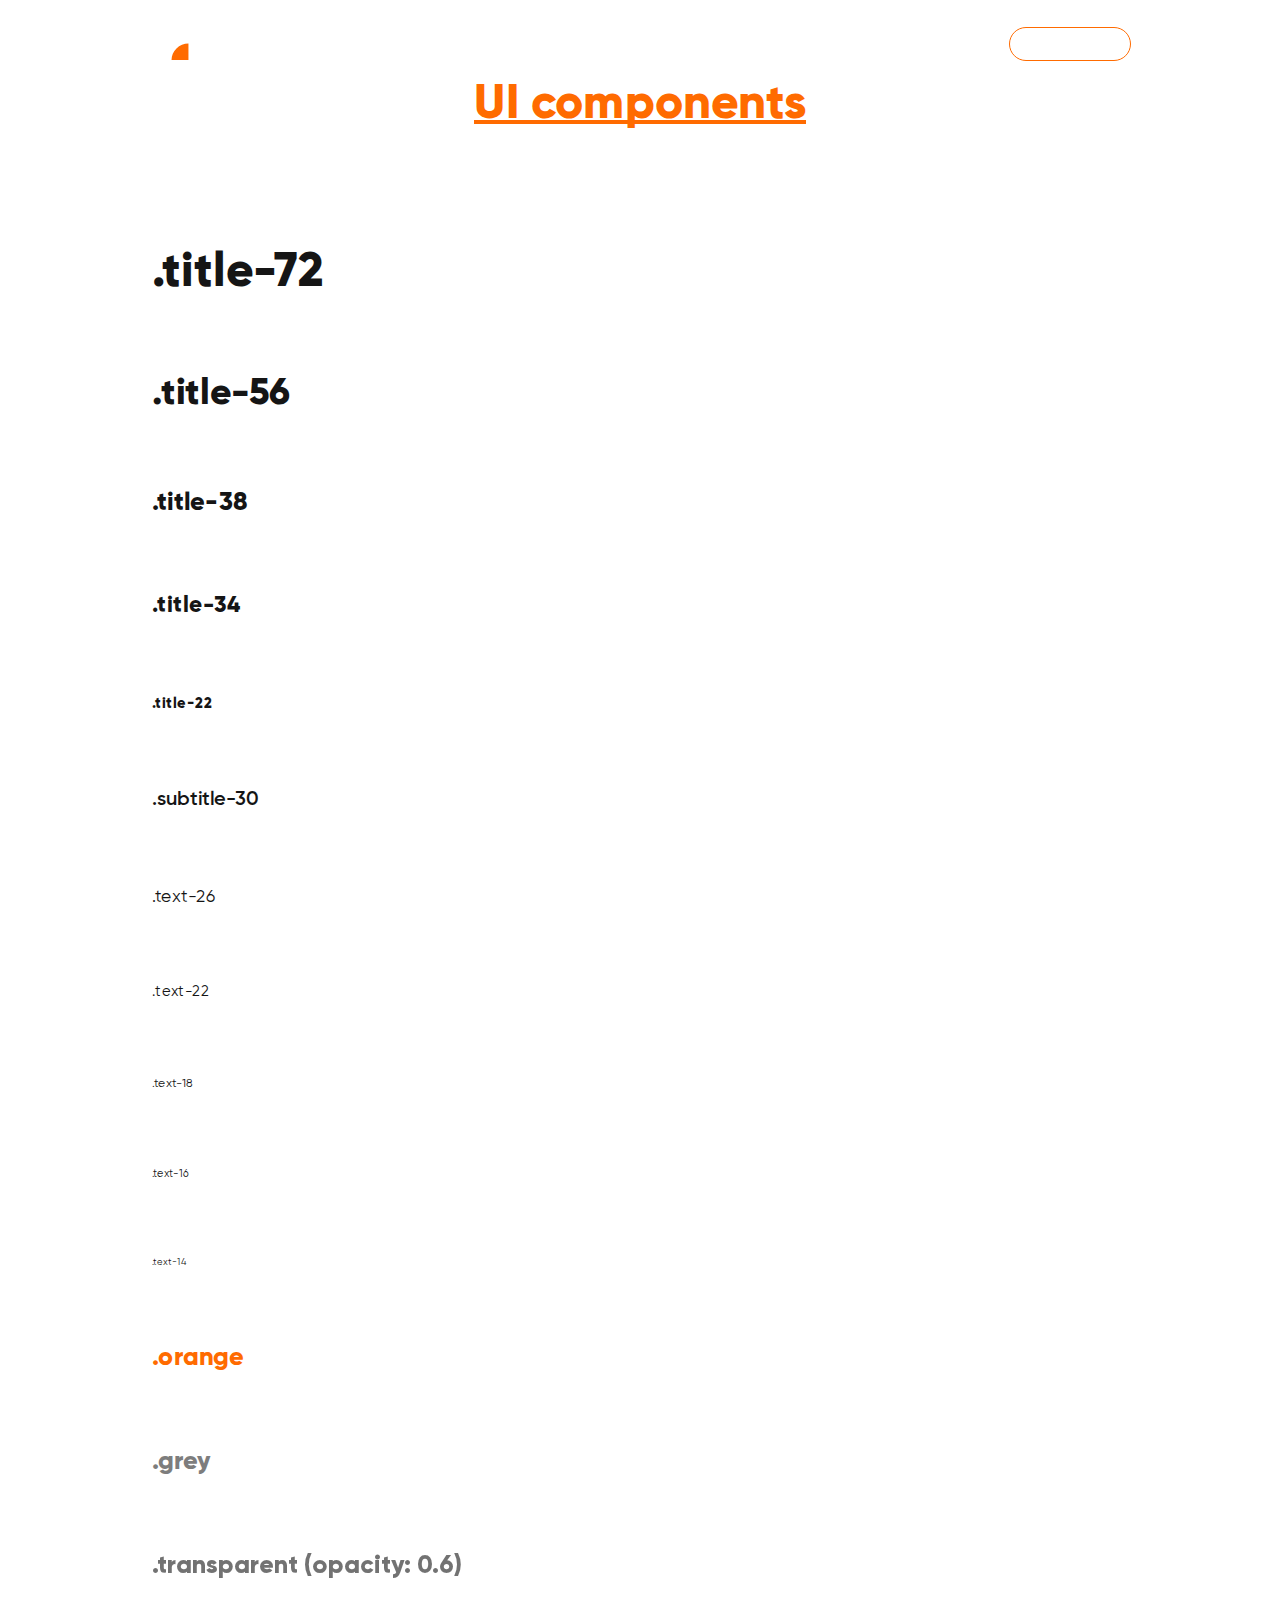
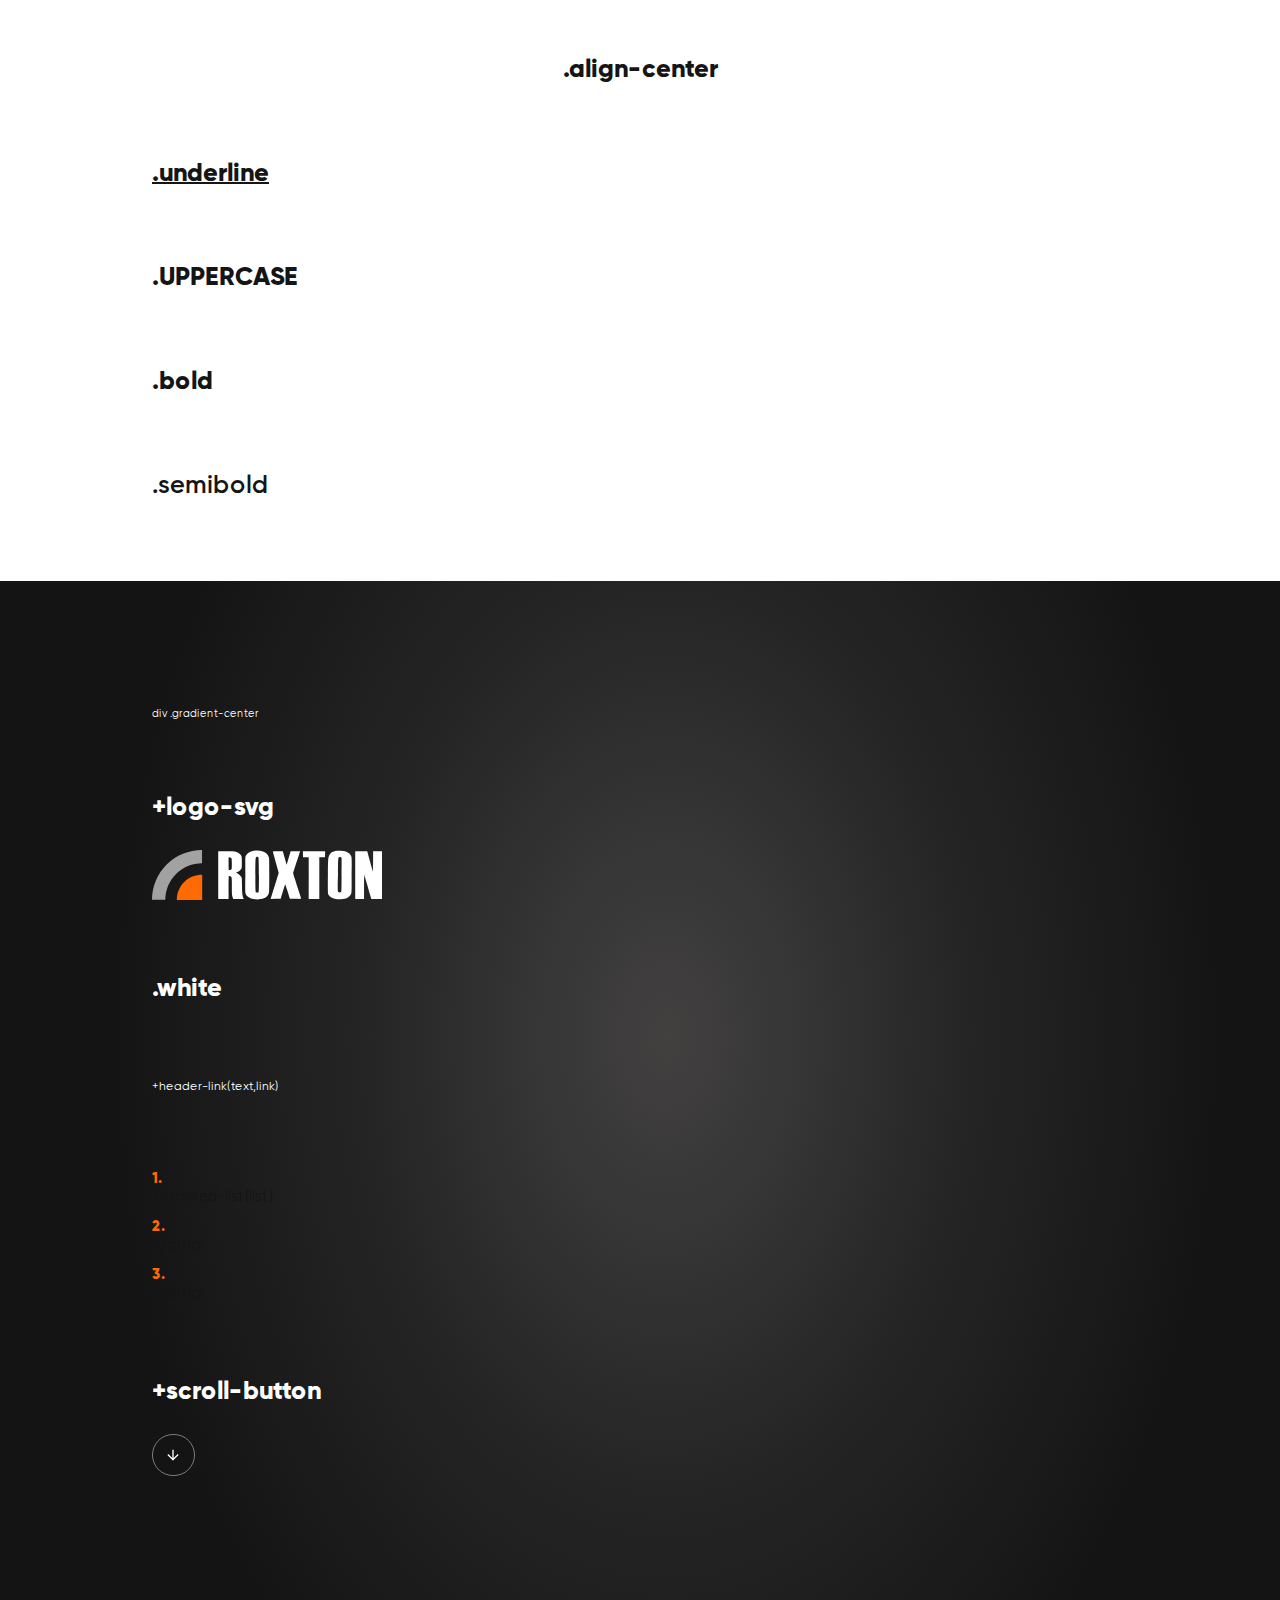
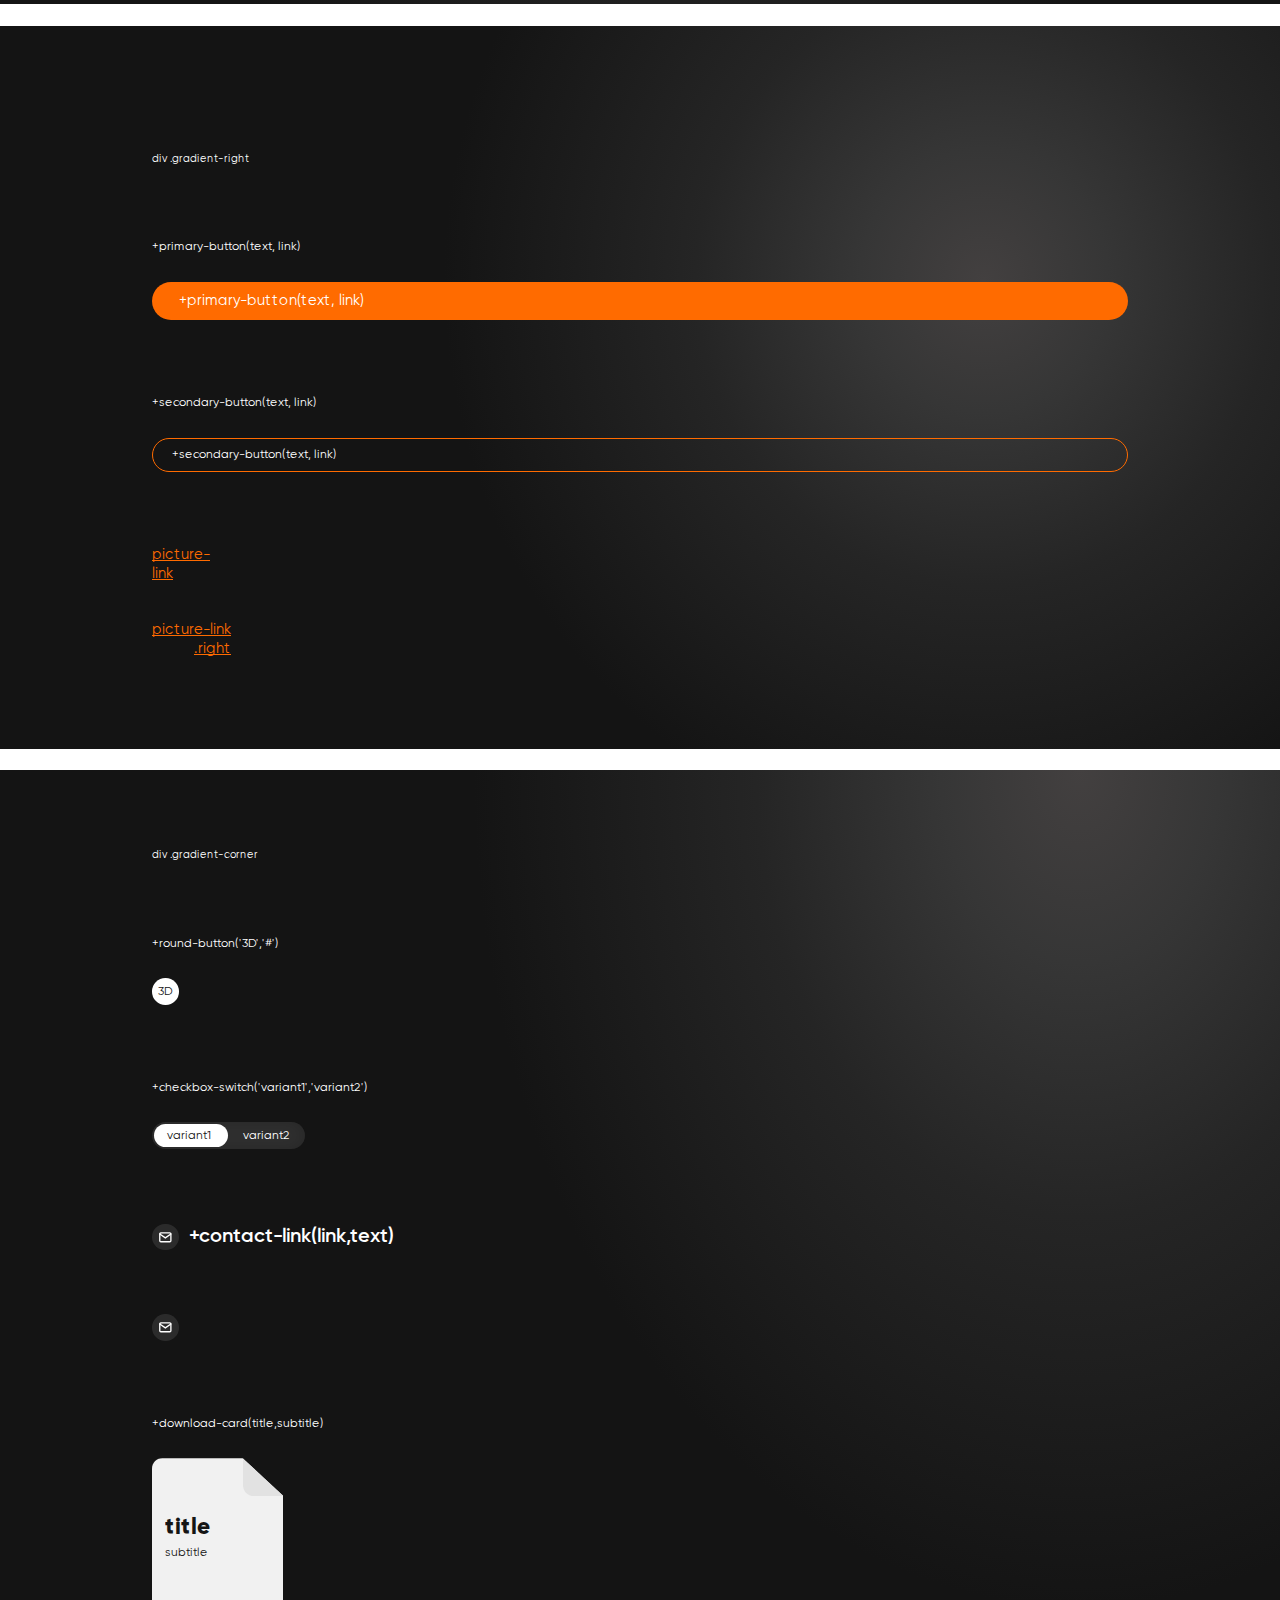
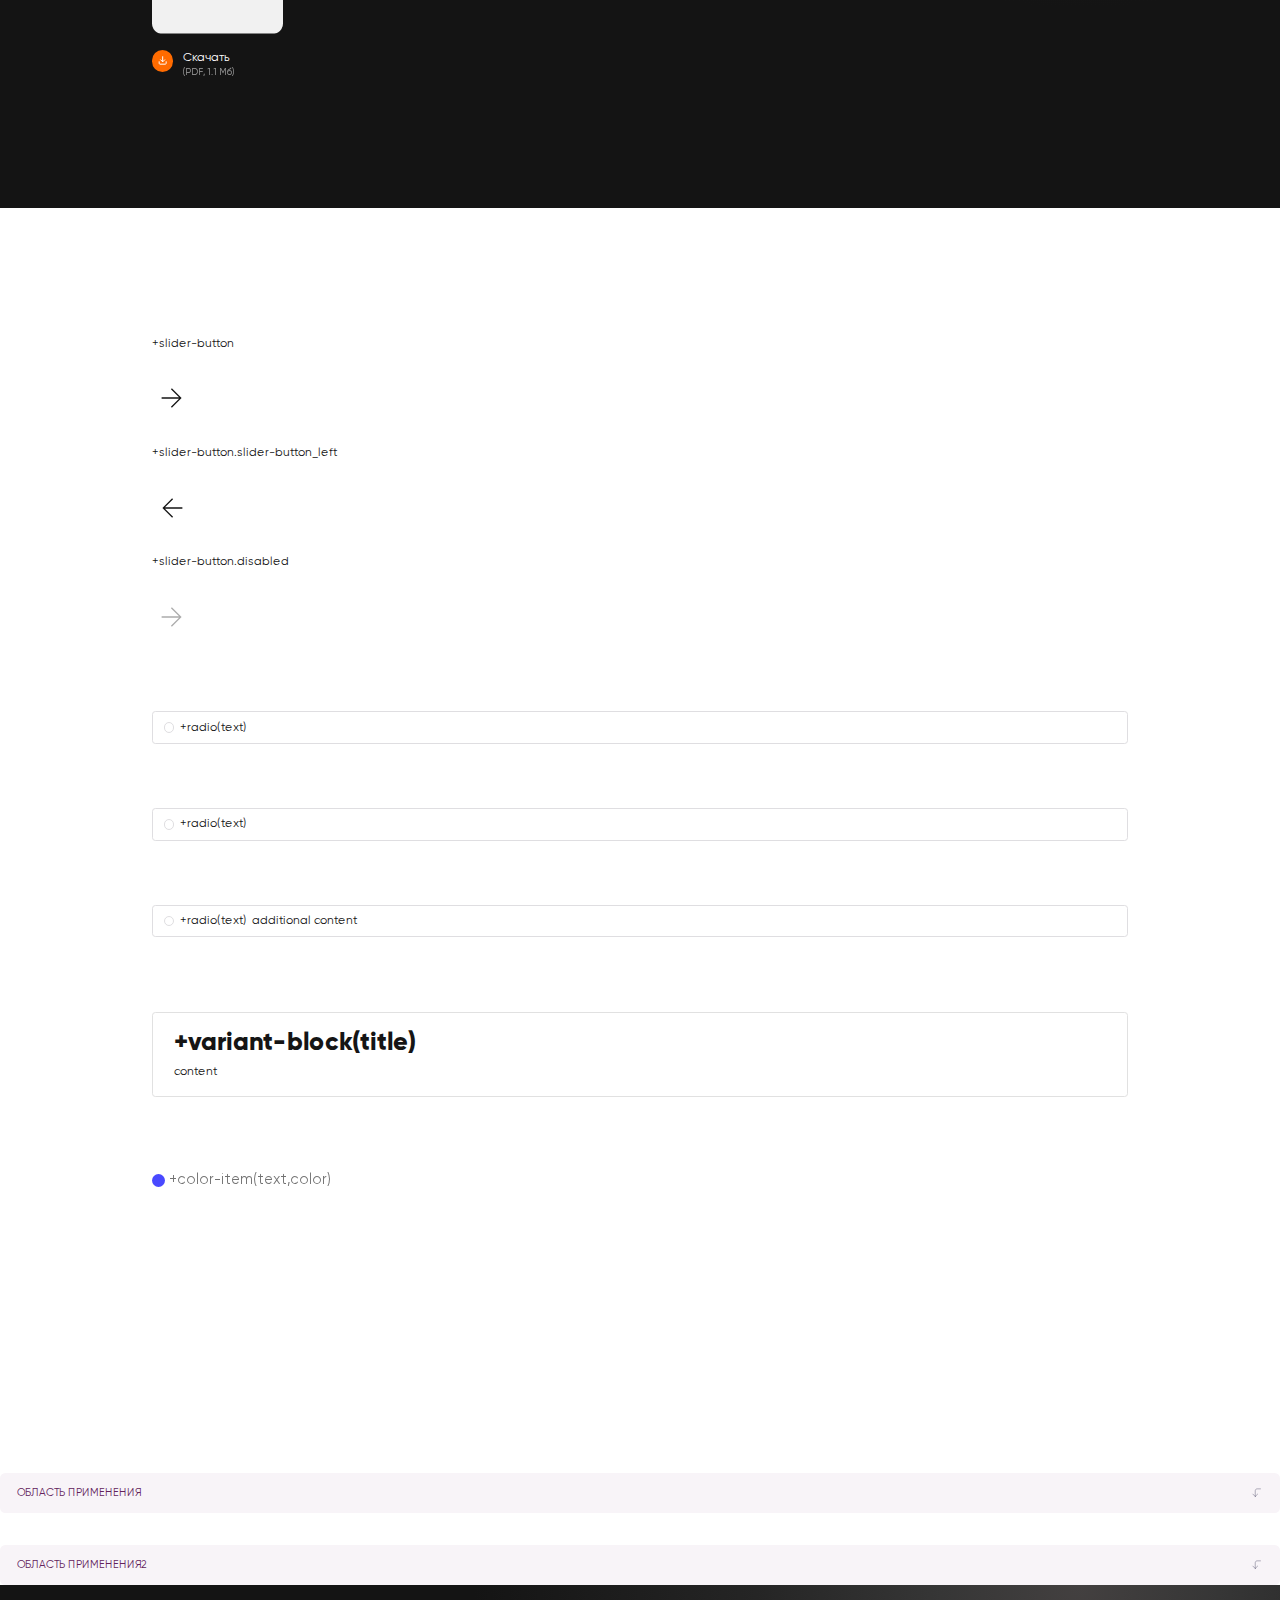
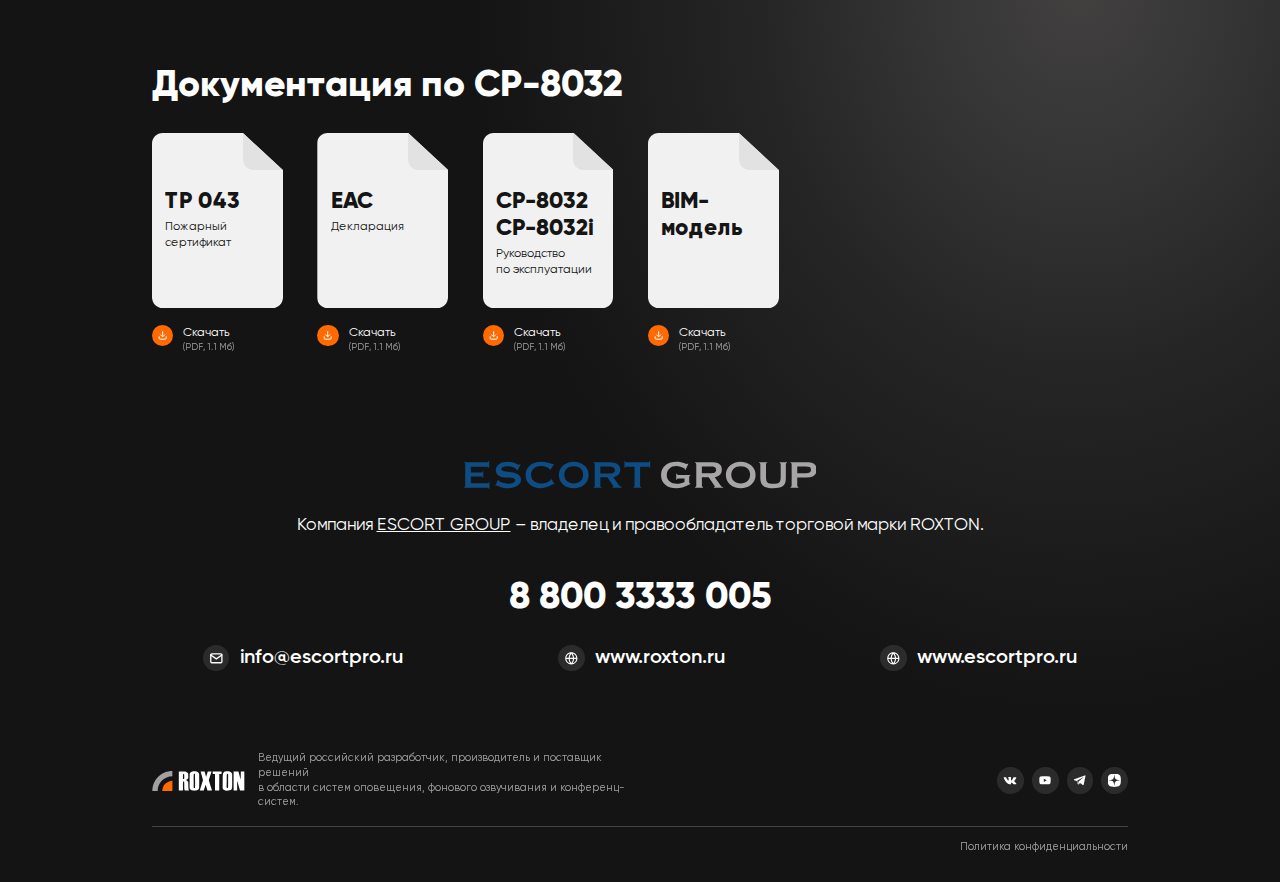
<file: ui.html>
<!DOCTYPE html>
<html lang="ru">
  <head>
    <meta charset="utf-8">
    <title>ui</title>
    <meta content="width=device-width, initial-scale=1" name="viewport">
    <meta content="ie=edge" http-equiv="x-ua-compatible">
    <meta name="theme-color" content="#4285f4">
    <link href="https://vitejs.dev/logo.svg" rel="icon" type="image/x-icon">
    <script type="module" crossorigin src="scripts/index.js?1732042203274"></script>
    <link rel="stylesheet" crossorigin href="styles/index.css">
  </head>
  <body data-barba="wrapper">
    <div class="wrapper">
      <header class="header show">
        <div class="header__bg gradient-right"></div>
        <div class="header__inner">
          <div class="header__logo">
            <svg xmlns="http://www.w3.org/2000/svg" width="230" height="50" viewbox="0 0 230 50" fill="none">
              <path fill-rule="evenodd" clip-rule="evenodd" d="M185.643 0.820022C184.531 0.905664 183.211 1.08828 182.71 1.22607C181.128 1.66108 180.967 1.51122 179.45 2.58803C177.934 3.66484 177.021 5.73109 176.544 7.21372C176.066 8.69635 175.913 15.3769 175.909 25.219C175.909 25.219 175.659 41.6875 176.038 43.7027C176.418 45.7178 180.065 48.3805 184.054 49.0633C187.169 49.5968 191.894 48.9535 193.697 48.4062C195.5 47.8588 197.3 46.5198 198.086 45.4805C199.729 43.3084 199.693 43.8039 199.615 24.5941C199.615 24.5941 199.923 8.816 199.544 7.21372C199.165 5.61145 197.79 4.02204 197.364 3.60692C196.452 2.71826 194.459 1.64495 192.999 1.25579C191.478 0.850496 187.958 0.641936 185.643 0.820022ZM99.8351 1.1655C96.2966 2.07888 93.6428 5.03808 93.3901 7.21372C93.1373 9.38937 93.3901 25.1178 93.3901 25.1178C93.3901 25.1178 93.0109 40.0734 93.3901 43.0215C93.7692 45.9697 97.387 48.2991 101.604 49.0553C104.083 49.4999 106.342 49.4923 108.681 49.0319C113.489 48.0853 115.872 46.3097 116.91 42.9014C117.205 41.9346 117.27 38.7389 117.272 25.1366C117.274 10.4951 117.226 8.38375 116.86 7.12657C115.93 3.9374 112.978 2.01541 110.122 1.16562C107.266 0.315825 103.374 0.252115 99.8351 1.1655ZM66.2197 25.0979V48.9014H71.401H76.5824L76.5862 37.7553C76.5884 31.5162 76.691 26.45 76.8197 26.2477C77.0171 25.9366 77.1965 25.9346 78.1059 26.2336C79.8858 26.819 79.8567 26.6578 79.835 35.856C79.8241 40.3785 79.8681 42.6955 79.9808 44.3455C80.0935 45.9954 80.7545 47.7739 80.9321 48.1739L81.2552 48.9014H86.4923H91.7292L91.2584 47.8064C90.3791 45.7621 89.9782 41.6953 89.9754 34.7918C89.9732 28.5092 89.96 28.3455 89.3587 27.113C88.7355 25.8349 87.3241 24.5595 86.7458 24.1689C86.1676 23.7783 85.8774 23.6301 85.1831 23.3376L83.9206 22.8059L85.4156 22.122C86.9622 21.4145 88.508 20.113 89.3608 18.8006C89.8089 18.1107 89.8516 17.5628 89.8516 12.5034C89.8516 6.32078 89.7793 5.98349 88.0808 4.24067C87.0337 3.16611 85.7619 2.46738 83.5981 1.77871C82.2308 1.34345 81.2749 1.29433 74.1484 1.29433H66.2197V25.0979ZM120.813 1.5039C120.813 1.75906 126.753 22.8031 126.753 22.8031L118.583 48.9117L123.669 48.8435L128.754 48.7754L128.937 48.0198C129.464 45.8366 133.2 34.1671 133.2 34.1671C133.2 34.1671 136.407 43.3893 137.874 48.7754L143.497 48.8432C149.742 48.9185 149.439 49.0127 148.768 47.2062C148.574 46.684 147.879 44.5563 147.225 42.4782C146.57 40.4001 145.944 38.4732 145.833 38.1961C145.656 37.7543 144.884 35.2966 143.617 31.1432C143.405 30.4505 143.092 29.487 142.92 29.0021C141.724 25.6286 141.044 23.2099 141.176 22.8031C141.309 22.3963 148.11 1.25933 148.11 1.25933L138.632 1.29433L134.633 14.681C134.633 14.681 131.404 3.45554 130.827 1.29433C130.624 0.532364 131.074 2.16032 130.827 1.29433C128.872 1.29433 125.82 1.29433 125.82 1.29433C123.066 1.29433 120.813 1.38853 120.813 1.5039ZM150.945 4.25403L151.016 7.21372L153.667 7.28627L156.703 7.30467C156.703 7.30467 156.715 16.8326 156.708 27.9213C156.7 39.0097 156.703 48.9014 156.703 48.9014C156.703 48.9014 157.638 48.9014 162.164 48.9014H167.319V28.1288V7.3563L170.162 7.28501L173.005 7.21372L173.077 4.25403L173.148 1.29433H162.011H150.874L150.945 4.25403ZM203.209 25.0979V48.9014H207.632H212.055V36.8107C212.055 28.9183 212.308 24.72 212.308 24.72C212.308 24.72 212.731 26.2523 212.94 26.9152C213.401 28.3797 213.906 30.1351 214.447 32.1507C214.67 32.982 215.007 34.1722 215.197 34.7956C215.386 35.419 215.727 36.6092 215.955 37.4404C216.182 38.2717 216.467 39.2918 216.587 39.7074C216.838 40.5727 217.513 42.9558 217.979 44.6193C218.153 45.2427 218.512 46.4613 218.777 47.3271L219.258 48.9014H224.629H230V25.0979V1.29433H225.58H221.159L221.093 11.5588C221.057 17.2044 220.874 21.4455 220.874 21.4455C220.874 21.4455 215.881 3.72103 215.3 1.29433H209.254H203.209V25.0979ZM106.442 7.56914C106.786 8.816 106.912 25.0709 106.912 25.0709C106.954 33.915 106.912 41.6875 106.505 42.2183C106.098 42.749 104.832 42.7256 104.115 42.3435C103.639 42.0896 103.374 41.6321 103.374 25.0709C103.374 7.38349 103.753 8.56411 103.879 7.56914C104.005 6.57417 106.098 6.32228 106.442 7.56914ZM189.56 8.3243C189.687 9.57167 189.56 24.9606 189.56 24.9606C189.56 41.2608 189.55 41.6067 189.055 42.1004C188.45 42.7031 186.654 42.821 186.022 41.82C185.39 40.819 186.022 24.9397 186.022 24.9397C186.022 7.38979 186.284 7.87341 187.037 7.27417C187.791 6.67494 189.434 7.07694 189.56 8.3243ZM78.7871 7.83664C79.2352 8.10894 79.5332 8.36453 79.6153 8.69047C79.6975 9.01642 79.8211 11.5872 79.8211 14.2367C79.742 18.9339 79.865 18.9187 79.2362 19.3958C78.3751 20.0492 77.081 20.3309 76.8199 19.9097C76.5695 19.5059 76.4969 7.76058 76.7434 7.51499C77.0651 7.19433 77.9626 7.33564 78.7871 7.83664Z" fill="white"></path>
              <path d="M50.1701 24.6858C46.8344 24.6858 43.5314 25.3406 40.4496 26.6128C37.3678 27.885 34.5676 29.7496 32.2089 32.1003C29.8501 34.4511 27.9791 37.2417 26.7026 40.3131C25.4261 43.3844 24.769 46.6763 24.769 50.0007L50.1701 50.0007L50.1701 24.6858Z" fill="#FF6B00"></path>
              <path d="M0 49.874C5.74531e-07 43.3245 1.29443 36.8391 3.80937 30.7881C6.32432 24.7371 10.0105 19.239 14.6575 14.6078C19.3046 9.97653 24.8214 6.30284 30.893 3.79643C36.9646 1.29003 43.4721 -8.5887e-07 50.044 0L50.044 13.2447C45.2173 13.2447 40.438 14.1922 35.9788 16.033C31.5196 17.8738 27.4678 20.5719 24.0549 23.9732C20.6419 27.3746 17.9347 31.4125 16.0876 35.8566C14.2405 40.3007 13.2898 45.0638 13.2898 49.874H0Z" fill="white" fill-opacity="0.6"></path>
            </svg>
          </div>
          <nav class="header__nav desktop"><a class="header-link text-18 white" href="#benefits">Преимущества</a><a class="header-link text-18 white" href="#customization">Кастомизация</a><a class="header-link text-18 white" href="#characteristics">Характеристики</a><a class="secondary-button text-18 white" href="tel:88003333005">8 800 3333 005</a>
          </nav>
          <button class="header__burger devices" data-header-burger="" aria-label="mobile-menu"><span class="header__burger-inner"><span class="header__burger-line"></span></span></button>
        </div>
        <div class="header__burger-menu gradient-center devices">
          <nav class="header__burger-nav"><a class="header-link text-18 white" href="#benefits">Преимущества</a><a class="header-link text-18 white" href="#customization">Кастомизация</a><a class="header-link text-18 white" href="#characteristics">Характеристики</a><a class="secondary-button text-18 white" href="tel:88003333005">8 800 3333 005</a>
          </nav>
        </div>
      </header>
      <main data-barba="container" data-barba-namespace="ui">
        <div class="inner">
          <div class="section">
            <h1 class="title-72 orange align-center underline">UI components</h1><br><br><br><br><br><br>
            <div class="title-72">.title-72</div><br><br>
            <div class="title-56">.title-56</div><br><br>
            <div class="title-38">.title-38</div><br><br>
            <div class="title-34">.title-34</div><br><br>
            <div class="title-22">.title-22</div><br><br>
            <div class="subtitle-30">.subtitle-30</div><br><br>
            <div class="text-26">.text-26</div><br><br>
            <div class="text-22">.text-22</div><br><br>
            <div class="text-18">.text-18</div><br><br>
            <div class="text-16">.text-16</div><br><br>
            <div class="text-14">.text-14</div><br><br>
            <div class="title-38 orange">.orange</div><br><br>
            <div class="title-38 grey">.grey</div><br><br>
            <div class="title-38 transparent">.transparent (opacity: 0.6)</div><br><br>
            <div class="title-38 align-center">.align-center</div><br><br>
            <div class="title-38 underline">.underline</div><br><br>
            <div class="title-38 uppercase">.uppercase</div><br><br>
            <div class="title-38 bold">.bold</div><br><br>
            <div class="title-38 semibold">.semibold</div>
          </div>
          <div class="gradient-center">
            <div class="section"><br><br>
              <div class="white">div .gradient-center</div><br><br>
              <div class="title-38 white">+logo-svg</div>
              <svg xmlns="http://www.w3.org/2000/svg" width="230" height="50" viewbox="0 0 230 50" fill="none">
                <path fill-rule="evenodd" clip-rule="evenodd" d="M185.643 0.820022C184.531 0.905664 183.211 1.08828 182.71 1.22607C181.128 1.66108 180.967 1.51122 179.45 2.58803C177.934 3.66484 177.021 5.73109 176.544 7.21372C176.066 8.69635 175.913 15.3769 175.909 25.219C175.909 25.219 175.659 41.6875 176.038 43.7027C176.418 45.7178 180.065 48.3805 184.054 49.0633C187.169 49.5968 191.894 48.9535 193.697 48.4062C195.5 47.8588 197.3 46.5198 198.086 45.4805C199.729 43.3084 199.693 43.8039 199.615 24.5941C199.615 24.5941 199.923 8.816 199.544 7.21372C199.165 5.61145 197.79 4.02204 197.364 3.60692C196.452 2.71826 194.459 1.64495 192.999 1.25579C191.478 0.850496 187.958 0.641936 185.643 0.820022ZM99.8351 1.1655C96.2966 2.07888 93.6428 5.03808 93.3901 7.21372C93.1373 9.38937 93.3901 25.1178 93.3901 25.1178C93.3901 25.1178 93.0109 40.0734 93.3901 43.0215C93.7692 45.9697 97.387 48.2991 101.604 49.0553C104.083 49.4999 106.342 49.4923 108.681 49.0319C113.489 48.0853 115.872 46.3097 116.91 42.9014C117.205 41.9346 117.27 38.7389 117.272 25.1366C117.274 10.4951 117.226 8.38375 116.86 7.12657C115.93 3.9374 112.978 2.01541 110.122 1.16562C107.266 0.315825 103.374 0.252115 99.8351 1.1655ZM66.2197 25.0979V48.9014H71.401H76.5824L76.5862 37.7553C76.5884 31.5162 76.691 26.45 76.8197 26.2477C77.0171 25.9366 77.1965 25.9346 78.1059 26.2336C79.8858 26.819 79.8567 26.6578 79.835 35.856C79.8241 40.3785 79.8681 42.6955 79.9808 44.3455C80.0935 45.9954 80.7545 47.7739 80.9321 48.1739L81.2552 48.9014H86.4923H91.7292L91.2584 47.8064C90.3791 45.7621 89.9782 41.6953 89.9754 34.7918C89.9732 28.5092 89.96 28.3455 89.3587 27.113C88.7355 25.8349 87.3241 24.5595 86.7458 24.1689C86.1676 23.7783 85.8774 23.6301 85.1831 23.3376L83.9206 22.8059L85.4156 22.122C86.9622 21.4145 88.508 20.113 89.3608 18.8006C89.8089 18.1107 89.8516 17.5628 89.8516 12.5034C89.8516 6.32078 89.7793 5.98349 88.0808 4.24067C87.0337 3.16611 85.7619 2.46738 83.5981 1.77871C82.2308 1.34345 81.2749 1.29433 74.1484 1.29433H66.2197V25.0979ZM120.813 1.5039C120.813 1.75906 126.753 22.8031 126.753 22.8031L118.583 48.9117L123.669 48.8435L128.754 48.7754L128.937 48.0198C129.464 45.8366 133.2 34.1671 133.2 34.1671C133.2 34.1671 136.407 43.3893 137.874 48.7754L143.497 48.8432C149.742 48.9185 149.439 49.0127 148.768 47.2062C148.574 46.684 147.879 44.5563 147.225 42.4782C146.57 40.4001 145.944 38.4732 145.833 38.1961C145.656 37.7543 144.884 35.2966 143.617 31.1432C143.405 30.4505 143.092 29.487 142.92 29.0021C141.724 25.6286 141.044 23.2099 141.176 22.8031C141.309 22.3963 148.11 1.25933 148.11 1.25933L138.632 1.29433L134.633 14.681C134.633 14.681 131.404 3.45554 130.827 1.29433C130.624 0.532364 131.074 2.16032 130.827 1.29433C128.872 1.29433 125.82 1.29433 125.82 1.29433C123.066 1.29433 120.813 1.38853 120.813 1.5039ZM150.945 4.25403L151.016 7.21372L153.667 7.28627L156.703 7.30467C156.703 7.30467 156.715 16.8326 156.708 27.9213C156.7 39.0097 156.703 48.9014 156.703 48.9014C156.703 48.9014 157.638 48.9014 162.164 48.9014H167.319V28.1288V7.3563L170.162 7.28501L173.005 7.21372L173.077 4.25403L173.148 1.29433H162.011H150.874L150.945 4.25403ZM203.209 25.0979V48.9014H207.632H212.055V36.8107C212.055 28.9183 212.308 24.72 212.308 24.72C212.308 24.72 212.731 26.2523 212.94 26.9152C213.401 28.3797 213.906 30.1351 214.447 32.1507C214.67 32.982 215.007 34.1722 215.197 34.7956C215.386 35.419 215.727 36.6092 215.955 37.4404C216.182 38.2717 216.467 39.2918 216.587 39.7074C216.838 40.5727 217.513 42.9558 217.979 44.6193C218.153 45.2427 218.512 46.4613 218.777 47.3271L219.258 48.9014H224.629H230V25.0979V1.29433H225.58H221.159L221.093 11.5588C221.057 17.2044 220.874 21.4455 220.874 21.4455C220.874 21.4455 215.881 3.72103 215.3 1.29433H209.254H203.209V25.0979ZM106.442 7.56914C106.786 8.816 106.912 25.0709 106.912 25.0709C106.954 33.915 106.912 41.6875 106.505 42.2183C106.098 42.749 104.832 42.7256 104.115 42.3435C103.639 42.0896 103.374 41.6321 103.374 25.0709C103.374 7.38349 103.753 8.56411 103.879 7.56914C104.005 6.57417 106.098 6.32228 106.442 7.56914ZM189.56 8.3243C189.687 9.57167 189.56 24.9606 189.56 24.9606C189.56 41.2608 189.55 41.6067 189.055 42.1004C188.45 42.7031 186.654 42.821 186.022 41.82C185.39 40.819 186.022 24.9397 186.022 24.9397C186.022 7.38979 186.284 7.87341 187.037 7.27417C187.791 6.67494 189.434 7.07694 189.56 8.3243ZM78.7871 7.83664C79.2352 8.10894 79.5332 8.36453 79.6153 8.69047C79.6975 9.01642 79.8211 11.5872 79.8211 14.2367C79.742 18.9339 79.865 18.9187 79.2362 19.3958C78.3751 20.0492 77.081 20.3309 76.8199 19.9097C76.5695 19.5059 76.4969 7.76058 76.7434 7.51499C77.0651 7.19433 77.9626 7.33564 78.7871 7.83664Z" fill="white"></path>
                <path d="M50.1701 24.6858C46.8344 24.6858 43.5314 25.3406 40.4496 26.6128C37.3678 27.885 34.5676 29.7496 32.2089 32.1003C29.8501 34.4511 27.9791 37.2417 26.7026 40.3131C25.4261 43.3844 24.769 46.6763 24.769 50.0007L50.1701 50.0007L50.1701 24.6858Z" fill="#FF6B00"></path>
                <path d="M0 49.874C5.74531e-07 43.3245 1.29443 36.8391 3.80937 30.7881C6.32432 24.7371 10.0105 19.239 14.6575 14.6078C19.3046 9.97653 24.8214 6.30284 30.893 3.79643C36.9646 1.29003 43.4721 -8.5887e-07 50.044 0L50.044 13.2447C45.2173 13.2447 40.438 14.1922 35.9788 16.033C31.5196 17.8738 27.4678 20.5719 24.0549 23.9732C20.6419 27.3746 17.9347 31.4125 16.0876 35.8566C14.2405 40.3007 13.2898 45.0638 13.2898 49.874H0Z" fill="white" fill-opacity="0.6"></path>
              </svg><br><br>
              <div class="title-38 white">.white</div><br><br><a class="header-link text-18 white" href="#">+header-link(text,link)</a><br><br>
              <ol class="ordered-list white text-22">
                <li class="ordered-list__item">
                  <div class="ordered-list__item-text">+ordered-list(list)</div>
                </li>
                <li class="ordered-list__item">
                  <div class="ordered-list__item-text">fggfdg</div>
                </li>
                <li class="ordered-list__item">
                  <div class="ordered-list__item-text">fggfdg</div>
                </li>
              </ol><br><br>
              <div class="title-38 white">+scroll-button</div>
              <button class="scroll-button">
                <svg xmlns="http://www.w3.org/2000/svg" width="24" height="24" viewbox="0 0 24 24" fill="none">
                  <path d="M12 5V19M12 19L19 12M12 19L5 12" stroke="white" stroke-width="2" stroke-linecap="square"></path>
                </svg>
              </button><br><br>
            </div>
          </div><br><br>
          <div class="gradient-right">
            <div class="section"><br><br>
              <div class="white">div .gradient-right</div><br><br>
              <div class="text-18 white">+primary-button(text, link)</div><a class="primary-button text-22 white" href="#">+primary-button(text, link)</a><br><br>
              <div class="text-18 white">+secondary-button(text, link)</div><a class="secondary-button text-18 white" href="#">+secondary-button(text, link)</a><br><br>
              <div class="ui-wrapper"><a class="picture-link orange text-22 underline" href="#">picture-<br>link</a>
              </div><br><br>
              <div class="ui-wrapper"><a class="picture-link orange text-22 underline right" href="#">picture-link<br>.right</a>
              </div><br><br>
            </div>
          </div><br><br>
          <div class="gradient-corner">
            <div class="section">
              <div class="white">div .gradient-corner</div><br><br>
              <div class="text-18 white">+round-button('3D','#')</div><a class="round-button text-18" href="#">3D</a><br><br>
              <div class="text-18 white">+checkbox-switch('variant1','variant2')</div>
              <label class="checkbox-switch">
                <input class="checkbox-switch__checkbox" type="checkbox"/><span class="checkbox-switch__inner"><span class="checkbox-switch__bg"></span><span class="checkbox-switch__variant text-18">variant1</span><span class="checkbox-switch__variant text-18">variant2</span></span>
              </label><br><br><a class="contact-link" href="#">
                <div class="contact-link__icon">
                  <svg xmlns="http://www.w3.org/2000/svg" width="40" height="40" viewbox="0 0 40 40" fill="none">
                    <path class="stroke" d="M13.3332 13.3333H26.6665C27.5832 13.3333 28.3332 14.0833 28.3332 14.9999V24.9999C28.3332 25.9166 27.5832 26.6666 26.6665 26.6666H13.3332C12.4165 26.6666 11.6665 25.9166 11.6665 24.9999V14.9999C11.6665 14.0833 12.4165 13.3333 13.3332 13.3333Z" stroke="white" stroke-width="2" stroke-linecap="round"></path>
                    <path class="stroke" d="M28.3332 15L19.9998 20.8333L11.6665 15" stroke="white" stroke-width="2" stroke-linecap="round"></path>
                  </svg>
                </div>
                <div class="contact-link__text subtitle-30 white">+contact-link(link,text)</div></a><br><a class="contact-link" href="#">
                <div class="contact-link__icon">
                  <svg xmlns="http://www.w3.org/2000/svg" width="40" height="40" viewbox="0 0 40 40" fill="none">
                    <path class="stroke" d="M13.3332 13.3333H26.6665C27.5832 13.3333 28.3332 14.0833 28.3332 14.9999V24.9999C28.3332 25.9166 27.5832 26.6666 26.6665 26.6666H13.3332C12.4165 26.6666 11.6665 25.9166 11.6665 24.9999V14.9999C11.6665 14.0833 12.4165 13.3333 13.3332 13.3333Z" stroke="white" stroke-width="2" stroke-linecap="round"></path>
                    <path class="stroke" d="M28.3332 15L19.9998 20.8333L11.6665 15" stroke="white" stroke-width="2" stroke-linecap="round"></path>
                  </svg>
                </div></a><br><br>
              <div class="text-18 white">+download-card(title,subtitle)</div>
              <div class="download-card__wrapper"><a class="download-card" href="#" download="">
                  <div class="download-card__corner"></div>
                  <div class="download-card__title title-34">title</div>
                  <div class="download-card__subtitle text-18">subtitle</div></a>
                <div class="download-card__bottom">
                  <div class="download-card__bottom-icon">
                    <svg xmlns="http://www.w3.org/2000/svg" width="32" height="32" viewbox="0 0 32 32" fill="none">
                      <path d="M21.25 17.75V20.0833C21.25 20.3928 21.1271 20.6895 20.9083 20.9083C20.6895 21.1271 20.3928 21.25 20.0833 21.25H11.9167C11.6072 21.25 11.3105 21.1271 11.0917 20.9083C10.8729 20.6895 10.75 20.3928 10.75 20.0833V17.75" stroke="white" stroke-width="1.5" stroke-linecap="square"></path>
                      <path d="M13.0835 14.8333L16.0002 17.7499L18.9168 14.8333" stroke="white" stroke-width="1.5" stroke-linecap="square"></path>
                      <path d="M16 17.1667V10.1667" stroke="white" stroke-width="1.5" stroke-linecap="square"></path>
                    </svg>
                  </div>
                  <div class="download-card__bottom-content"><a class="download-card__bottom-link text-18 white" href="#" download="">Скачать</a>
                    <div class="download-card__bottom-info text-14 white transparent">(PDF, 1.1 Мб)</div>
                  </div>
                </div>
              </div><br><br>
            </div>
          </div>
          <div class="section"><br><br>
            <div class="text-18">+slider-button</div>
            <button class="slider-button">
              <svg xmlns="http://www.w3.org/2000/svg" width="60" height="60" viewbox="0 0 60 60" fill="none">
                <path fill-rule="evenodd" clip-rule="evenodd" d="M30.5391 16.1835L29.832 15.4764L28.4178 16.8906L29.1249 17.5977L40.5272 29H15.4141H14.4141V31H15.4141H40.525L29.1249 42.4001L28.4178 43.1072L29.832 44.5214L30.5391 43.8143L43.6474 30.706L44.3545 29.9989L43.6474 29.2918L30.5391 16.1835Z" fill="#151515"></path>
              </svg>
            </button>
            <div class="text-18">+slider-button.slider-button_left</div>
            <button class="slider-button slider-button_left">
              <svg xmlns="http://www.w3.org/2000/svg" width="60" height="60" viewbox="0 0 60 60" fill="none">
                <path fill-rule="evenodd" clip-rule="evenodd" d="M30.5391 16.1835L29.832 15.4764L28.4178 16.8906L29.1249 17.5977L40.5272 29H15.4141H14.4141V31H15.4141H40.525L29.1249 42.4001L28.4178 43.1072L29.832 44.5214L30.5391 43.8143L43.6474 30.706L44.3545 29.9989L43.6474 29.2918L30.5391 16.1835Z" fill="#151515"></path>
              </svg>
            </button>
            <div class="text-18">+slider-button.disabled</div>
            <button class="slider-button disabled">
              <svg xmlns="http://www.w3.org/2000/svg" width="60" height="60" viewbox="0 0 60 60" fill="none">
                <path fill-rule="evenodd" clip-rule="evenodd" d="M30.5391 16.1835L29.832 15.4764L28.4178 16.8906L29.1249 17.5977L40.5272 29H15.4141H14.4141V31H15.4141H40.525L29.1249 42.4001L28.4178 43.1072L29.832 44.5214L30.5391 43.8143L43.6474 30.706L44.3545 29.9989L43.6474 29.2918L30.5391 16.1835Z" fill="#151515"></path>
              </svg>
            </button><br><br>
            <label class="radio">
              <input class="radio__input" type="radio"/><span class="radio__inner"><span class="radio__custom"></span><span class="radio__text text-18">+radio(text)</span></span>
            </label><br>
            <label class="radio">
              <input class="radio__input" type="radio"/><span class="radio__inner"><span class="radio__custom"></span><span class="radio__text text-18">+radio(text)</span></span>
            </label><br>
            <label class="radio">
              <input class="radio__input" type="radio"/><span class="radio__inner"><span class="radio__custom"></span><span class="radio__text text-18">+radio(text)
                  <div class="div">additional content</div></span></span>
            </label><br><br>
            <div class="variant-block">
              <h3 class="variant-block__title title-38">+variant-block(title)</h3>
              <div class="variant-block__content">
                <div class="text-18">content</div>
              </div>
            </div><br><br><span class="color-item"><span class="color-item__color" style="background:#4949FF"></span><span class="color-item__text text-22 transparent">+color-item(text,color)</span></span><br><br><br><br><br><br><br><br><br><br><br><br><br><br><br><br>
          </div>
          <div class="select select-wrapper">
            <div class="select__button">
              <input type="text" readonly="" required="" placeholder="Область применения"/>
              <svg width="28" height="28" viewBox="0 0 28 28" fill="none" xmlns="http://www.w3.org/2000/svg">
                <path d="M16 17L11 22M11 22L6 17M11 22L11 10C11 8.93913 11.4214 7.92172 12.1716 7.17157C12.9217 6.42143 13.9391 6 15 6L22 6" stroke="#5C5772" stroke-linecap="round" stroke-linejoin="round"></path>
              </svg>
            </div>
            <div class="select__list">
              <ul>
                <li>
                  <p>Водоснабжение </p>
                </li>
                <li>
                  <p>Отопление</p>
                </li>
                <li>
                  <p>Вентиляция и кондиционирование</p>
                </li>
                <li>
                  <p>Водоочистка и водоподготовка</p>
                </li>
                <li>
                  <p>Пожаротушение</p>
                </li>
                <li>
                  <p>Ирригация</p>
                </li>
                <li>
                  <p>Химическая промышленность</p>
                </li>
                <li>
                  <p>Нефтяная промышленнсоть</p>
                </li>
                <li>
                  <p>Энергетика</p>
                </li>
                <li>
                  <p>Горная промышленность</p>
                </li>
                <li>
                  <p>Водоотведение и дренаж</p>
                </li>
              </ul>
            </div>
          </div><br><br><br>
          <div class="select select-wrapper">
            <div class="select__button">
              <input type="text" readonly="" required="" placeholder="Область применения2"/>
              <svg width="28" height="28" viewBox="0 0 28 28" fill="none" xmlns="http://www.w3.org/2000/svg">
                <path d="M16 17L11 22M11 22L6 17M11 22L11 10C11 8.93913 11.4214 7.92172 12.1716 7.17157C12.9217 6.42143 13.9391 6 15 6L22 6" stroke="#5C5772" stroke-linecap="round" stroke-linejoin="round"></path>
              </svg>
            </div>
            <div class="select__list">
              <ul>
                <li>
                  <p>Водоснабжение </p>
                </li>
                <li>
                  <p>Отопление</p>
                </li>
                <li>
                  <p>Вентиляция и кондиционирование</p>
                </li>
                <li>
                  <p>Водоочистка и водоподготовка</p>
                </li>
                <li>
                  <p>Пожаротушение</p>
                </li>
                <li>
                  <p>Ирригация</p>
                </li>
                <li>
                  <p>Химическая промышленность</p>
                </li>
                <li>
                  <p>Нефтяная промышленнсоть</p>
                </li>
                <li>
                  <p>Энергетика</p>
                </li>
                <li>
                  <p>Горная промышленность</p>
                </li>
                <li>
                  <p>Водоотведение и дренаж</p>
                </li>
              </ul>
            </div>
          </div>
        </div>
      </main>
      <footer class="footer gradient-corner">
        <div class="footer__downloads section">
          <h2 class="section__title title-56 white">Документация по СР-8032</h2>
          <div class="footer__downloads-list">
            <div class="download-card__wrapper"><a class="download-card" href="#" download="">
                <div class="download-card__corner"></div>
                <div class="download-card__title title-34">ТР 043</div>
                <div class="download-card__subtitle text-18">Пожарный сертификат</div></a>
              <div class="download-card__bottom">
                <div class="download-card__bottom-icon">
                  <svg xmlns="http://www.w3.org/2000/svg" width="32" height="32" viewbox="0 0 32 32" fill="none">
                    <path d="M21.25 17.75V20.0833C21.25 20.3928 21.1271 20.6895 20.9083 20.9083C20.6895 21.1271 20.3928 21.25 20.0833 21.25H11.9167C11.6072 21.25 11.3105 21.1271 11.0917 20.9083C10.8729 20.6895 10.75 20.3928 10.75 20.0833V17.75" stroke="white" stroke-width="1.5" stroke-linecap="square"></path>
                    <path d="M13.0835 14.8333L16.0002 17.7499L18.9168 14.8333" stroke="white" stroke-width="1.5" stroke-linecap="square"></path>
                    <path d="M16 17.1667V10.1667" stroke="white" stroke-width="1.5" stroke-linecap="square"></path>
                  </svg>
                </div>
                <div class="download-card__bottom-content"><a class="download-card__bottom-link text-18 white" href="#" download="">Скачать</a>
                  <div class="download-card__bottom-info text-14 white transparent">(PDF, 1.1 Мб)</div>
                </div>
              </div>
            </div>
            <div class="download-card__wrapper"><a class="download-card" href="#" download="">
                <div class="download-card__corner"></div>
                <div class="download-card__title title-34">EAC</div>
                <div class="download-card__subtitle text-18">Декларация</div></a>
              <div class="download-card__bottom">
                <div class="download-card__bottom-icon">
                  <svg xmlns="http://www.w3.org/2000/svg" width="32" height="32" viewbox="0 0 32 32" fill="none">
                    <path d="M21.25 17.75V20.0833C21.25 20.3928 21.1271 20.6895 20.9083 20.9083C20.6895 21.1271 20.3928 21.25 20.0833 21.25H11.9167C11.6072 21.25 11.3105 21.1271 11.0917 20.9083C10.8729 20.6895 10.75 20.3928 10.75 20.0833V17.75" stroke="white" stroke-width="1.5" stroke-linecap="square"></path>
                    <path d="M13.0835 14.8333L16.0002 17.7499L18.9168 14.8333" stroke="white" stroke-width="1.5" stroke-linecap="square"></path>
                    <path d="M16 17.1667V10.1667" stroke="white" stroke-width="1.5" stroke-linecap="square"></path>
                  </svg>
                </div>
                <div class="download-card__bottom-content"><a class="download-card__bottom-link text-18 white" href="#" download="">Скачать</a>
                  <div class="download-card__bottom-info text-14 white transparent">(PDF, 1.1 Мб)</div>
                </div>
              </div>
            </div>
            <div class="download-card__wrapper"><a class="download-card" href="#" download="">
                <div class="download-card__corner"></div>
                <div class="download-card__title title-34">CP-8032 CP-8032i</div>
                <div class="download-card__subtitle text-18">Руководство по эксплуатации</div></a>
              <div class="download-card__bottom">
                <div class="download-card__bottom-icon">
                  <svg xmlns="http://www.w3.org/2000/svg" width="32" height="32" viewbox="0 0 32 32" fill="none">
                    <path d="M21.25 17.75V20.0833C21.25 20.3928 21.1271 20.6895 20.9083 20.9083C20.6895 21.1271 20.3928 21.25 20.0833 21.25H11.9167C11.6072 21.25 11.3105 21.1271 11.0917 20.9083C10.8729 20.6895 10.75 20.3928 10.75 20.0833V17.75" stroke="white" stroke-width="1.5" stroke-linecap="square"></path>
                    <path d="M13.0835 14.8333L16.0002 17.7499L18.9168 14.8333" stroke="white" stroke-width="1.5" stroke-linecap="square"></path>
                    <path d="M16 17.1667V10.1667" stroke="white" stroke-width="1.5" stroke-linecap="square"></path>
                  </svg>
                </div>
                <div class="download-card__bottom-content"><a class="download-card__bottom-link text-18 white" href="#" download="">Скачать</a>
                  <div class="download-card__bottom-info text-14 white transparent">(PDF, 1.1 Мб)</div>
                </div>
              </div>
            </div>
            <div class="download-card__wrapper"><a class="download-card" href="#" download="">
                <div class="download-card__corner"></div>
                <div class="download-card__title title-34">BIM-модель</div></a>
              <div class="download-card__bottom">
                <div class="download-card__bottom-icon">
                  <svg xmlns="http://www.w3.org/2000/svg" width="32" height="32" viewbox="0 0 32 32" fill="none">
                    <path d="M21.25 17.75V20.0833C21.25 20.3928 21.1271 20.6895 20.9083 20.9083C20.6895 21.1271 20.3928 21.25 20.0833 21.25H11.9167C11.6072 21.25 11.3105 21.1271 11.0917 20.9083C10.8729 20.6895 10.75 20.3928 10.75 20.0833V17.75" stroke="white" stroke-width="1.5" stroke-linecap="square"></path>
                    <path d="M13.0835 14.8333L16.0002 17.7499L18.9168 14.8333" stroke="white" stroke-width="1.5" stroke-linecap="square"></path>
                    <path d="M16 17.1667V10.1667" stroke="white" stroke-width="1.5" stroke-linecap="square"></path>
                  </svg>
                </div>
                <div class="download-card__bottom-content"><a class="download-card__bottom-link text-18 white" href="#" download="">Скачать</a>
                  <div class="download-card__bottom-info text-14 white transparent">(PDF, 1.1 Мб)</div>
                </div>
              </div>
            </div>
          </div>
        </div>
        <div class="footer__content section" id="contacts">
          <div class="footer__logo align-center">
            <svg xmlns="http://www.w3.org/2000/svg" width="529" height="42" viewbox="0 0 529 42" fill="none">
              <g clip-path="url(#clip0_26_694)">
                <path fill-rule="evenodd" clip-rule="evenodd" d="M35.1387 33.2544C35.9002 33.2544 36.3883 33.1834 36.6291 32.9476C36.8895 32.7409 37.0912 32.2533 37.2604 31.5137H38.2009V42H37.2604C37.0912 41.3024 36.8895 40.8083 36.6291 40.5467C36.3037 40.2884 35.8546 40.1172 35.1387 40.1172H0V39.2129C0.758226 38.9869 1.30818 38.7382 1.48391 38.4992C1.74425 38.2118 1.81584 37.7725 1.81584 37.117V4.91211C1.81584 4.15963 1.71496 3.64937 1.46113 3.3684C1.25937 3.10681 0.758226 2.91949 0 2.76125V1.77947H34.7092C35.4609 1.79562 35.9425 1.71488 36.2191 1.4985C36.4501 1.21753 36.6519 0.720184 36.8374 0H37.7974L37.7583 10.4346H36.8244C36.6519 9.69181 36.3883 9.22676 36.1573 9.03945C35.8546 8.80046 35.36 8.68097 34.7092 8.68097H10.3223V17.0745H25.8545C26.6323 17.0745 27.1171 16.955 27.3547 16.7903C27.589 16.5255 27.82 16.1347 28.0283 15.3144H28.9427V25.0224H28.0283C27.8819 24.3603 27.6638 23.8662 27.3547 23.6627C27.1171 23.3915 26.5672 23.2268 25.8545 23.2268H10.3223V33.248L35.1387 33.2544Z" fill="#0D4D84"></path>
                <path fill-rule="evenodd" clip-rule="evenodd" d="M46.9165 37.192L51.0526 28.0169L52.2404 28.5595C52.2046 28.5885 52.2046 28.6789 52.2046 28.7435C52.1199 28.9631 52.0679 29.1472 52.0679 29.2958C52.0516 30.2582 53.6592 31.2787 56.7344 32.4155C59.9463 33.5362 63.1874 34.1078 66.51 34.1078C69.4941 34.1078 71.9412 33.633 73.8709 32.6125C75.7844 31.6469 76.7281 30.4358 76.7281 28.9535C76.7281 26.5055 73.4935 25.2072 66.9948 24.8713C64.6193 24.7777 62.7319 24.6614 61.3976 24.5678C56.7799 24.1447 53.3142 23.0499 51.0526 21.2898C48.8462 19.5362 47.6259 17.0849 47.6259 13.9523C47.6259 10.1834 49.3181 7.1057 52.5495 4.75461C55.9273 2.47133 60.2131 1.28286 65.5923 1.28286C70.018 1.28286 74.8602 2.47133 80.1906 4.76752C81.5606 5.36499 82.3448 5.61689 82.5922 5.61689C82.7581 5.61689 82.9371 5.55553 83.1096 5.50063C83.3309 5.36499 83.6042 5.16798 83.9752 4.93546L84.9222 5.36499L80.1906 14.3818L78.954 13.7392C78.954 13.723 78.954 13.6261 78.9833 13.5874C79.0028 13.5292 79.0028 13.4646 79.0028 13.3742C79.0028 12.2116 77.5417 11.007 74.5804 9.69901C71.6548 8.46856 68.6024 7.80974 65.3775 7.80974C62.5789 7.80974 60.2847 8.29094 58.5535 9.14676C56.832 9.98644 55.9989 11.162 55.9989 12.5539C55.9989 14.6111 58.7162 15.7673 64.2743 16.1516C67.1575 16.3357 69.4094 16.5262 71.1212 16.7394C75.7844 17.2852 79.3608 18.5802 81.8014 20.5373C84.2551 22.4912 85.4819 25.0199 85.4819 28.1364C85.4786 31.7922 83.6433 34.8054 80.0539 37.2017C76.4483 39.6044 71.8729 40.8252 66.2041 40.8252C60.8216 40.8252 55.6703 39.6303 50.7434 37.3696C49.816 36.9045 49.214 36.7237 49.0252 36.7237C48.8462 36.7237 48.6022 36.8206 48.4232 36.8561C48.3581 37.037 48.1889 37.2017 48.1043 37.5472L46.9165 37.192Z" fill="#0D4D84"></path>
                <path fill-rule="evenodd" clip-rule="evenodd" d="M129.865 26.9735L130.665 26.4536L136.028 34.6921L135.179 35.2798C134.922 34.973 134.697 34.8051 134.586 34.7567C134.381 34.6436 134.248 34.6436 134.137 34.6436C133.835 34.6436 133.037 35.0183 131.807 35.761C125.865 39.1973 120.193 40.896 114.664 40.896C108.247 40.8798 102.926 38.9873 98.6764 35.2443C94.4069 31.385 92.3047 26.6764 92.3047 20.986C92.3047 15.1147 94.4492 10.3544 98.774 6.62103C103.096 2.87801 108.709 0.979042 115.663 0.979042C119.184 0.979042 122.761 1.56359 126.379 2.77466C129.978 3.92437 131.908 4.48954 132.097 4.48954C132.452 4.48954 132.738 4.42172 133.037 4.42172C133.317 4.37005 133.711 4.27962 134.137 4.30223L134.922 4.77697L129.481 13.4256L128.641 12.9315V12.8088C128.654 12.7539 128.654 12.6893 128.654 12.586C128.654 11.5105 127.251 10.406 124.388 9.24017C121.544 8.14859 118.546 7.57697 115.403 7.57697C111.143 7.57697 107.554 8.80096 104.798 11.236C102.005 13.7228 100.593 16.8199 100.567 20.5371C100.567 24.5352 101.992 27.7389 104.771 30.132C107.554 32.6252 111.218 33.8492 115.653 33.8492C118.94 33.8492 122.175 33.1419 125.37 31.7048C128.556 30.2999 130.122 29.1825 130.122 28.2718C130.122 28.1006 130.122 27.9198 130.05 27.7034C130.014 27.445 129.878 27.2609 129.865 26.9735Z" fill="#0D4D84"></path>
                <path fill-rule="evenodd" clip-rule="evenodd" d="M174.864 30.1242C172.28 32.5432 168.863 33.7058 164.561 33.7058C160.327 33.7058 156.91 32.5335 154.313 30.1307C151.743 27.7893 150.467 24.6631 150.467 20.7748C150.467 16.8767 151.785 13.7538 154.326 11.3478C156.92 9.00959 160.366 7.74685 164.538 7.74685C168.824 7.74685 172.257 9.00959 174.834 11.3478C177.421 13.7376 178.681 16.8767 178.681 20.7748C178.681 24.6373 177.412 27.7893 174.864 30.1242ZM180.568 6.83935C176.429 3.0285 171.082 1.1134 164.538 1.1134C158.098 1.1134 152.794 3.07695 148.609 6.83935C144.421 10.5565 142.302 15.2587 142.302 20.9847C142.302 26.6008 144.457 31.3644 148.641 35.1526C152.839 38.9473 158.147 40.856 164.538 40.856C170.978 40.856 176.39 38.9861 180.568 35.1978C184.805 31.4387 186.907 26.6848 186.907 21.0008C186.907 15.2587 184.805 10.5307 180.568 6.83935Z" fill="#0D4D84"></path>
                <path fill-rule="evenodd" clip-rule="evenodd" d="M216.493 18.9202H204.547V8.42101H216.206C219.955 8.42101 222.604 8.8473 224.065 9.59655C225.543 10.3523 226.255 11.6473 226.255 13.5172C226.255 15.4517 225.543 16.8791 224.036 17.6607C222.533 18.5359 219.955 18.9202 216.493 18.9202ZM233.717 37.4286C233.128 36.9022 232.546 36.3112 232.09 35.591L223.958 24.3264C227.505 23.2833 230.16 21.9204 231.849 20.0893C233.548 18.1774 234.43 15.8328 234.43 12.952C234.43 9.49644 233.047 6.7352 230.281 4.79102C227.446 2.85653 223.574 1.84892 218.523 1.84892H194.247V2.81132C195.025 3.00509 195.474 3.20855 195.692 3.51213C195.982 3.79955 196.086 4.33243 196.053 4.97833V37.1412C196.053 37.8291 195.969 38.3264 195.692 38.6494C195.474 38.8754 194.983 39.1241 194.241 39.2468V40.1802H206.346V39.2468C205.653 39.1241 205.097 38.8173 204.905 38.6494C204.599 38.3878 204.514 37.8549 204.514 37.1412L204.547 24.4976H215.107L223.144 36.2434C223.408 36.5663 223.574 36.9022 223.812 37.335C223.961 37.7128 224.065 37.9809 224.065 38.0422C224.065 38.3878 223.958 38.6655 223.646 38.8173C223.408 39.0175 222.969 39.1952 222.487 39.2468V40.1802H236.653V39.2468C235.325 38.5525 234.323 37.9583 233.717 37.4286Z" fill="#0D4D84"></path>
                <path fill-rule="evenodd" clip-rule="evenodd" d="M243.78 8.63415C243.064 8.63415 242.531 8.72781 242.29 9.03461C242.039 9.19932 241.828 9.69344 241.642 10.4072H240.695V0.0306931H241.642C241.766 0.773483 242.039 1.21916 242.309 1.52919C242.599 1.73265 243.12 1.84892 243.78 1.84892L276.182 1.8586C276.953 1.8586 277.425 1.78109 277.66 1.56472C277.943 1.29344 278.131 0.773483 278.31 0.0565262H279.309L279.261 10.5105H278.307C278.164 9.74834 277.93 9.28329 277.643 9.08629C277.354 8.76011 276.908 8.64061 276.182 8.64061H264.161L264.151 37.1767C264.151 37.8743 264.308 38.4201 264.496 38.6914C264.731 38.8432 265.203 39.1241 265.928 39.2468V40.1802H253.963V39.2468C254.685 39.0595 255.186 38.8173 255.362 38.5525C255.613 38.2748 255.772 37.8323 255.795 37.1315L255.811 8.64061L243.78 8.63415Z" fill="#0D4D84"></path>
                <path fill-rule="evenodd" clip-rule="evenodd" d="M425.342 30.1242C422.755 32.5432 419.335 33.7058 415.04 33.7058C410.8 33.7058 407.379 32.5335 404.792 30.1307C402.215 27.7893 400.952 24.6631 400.952 20.7748C400.952 16.8767 402.264 13.7538 404.799 11.3478C407.392 9.00959 410.842 7.74685 415.007 7.74685C419.296 7.74685 422.729 9.00959 425.31 11.3478C427.904 13.7376 429.156 16.8767 429.156 20.7748C429.156 24.6373 427.881 27.7893 425.342 30.1242ZM431.05 6.83935C426.901 3.0285 421.558 1.1134 415.007 1.1134C408.564 1.1134 403.269 3.07695 399.081 6.83935C394.896 10.5565 392.778 15.2587 392.778 20.9847C392.778 26.6008 394.932 31.3644 399.117 35.1526C403.315 38.9473 408.622 40.856 415.007 40.856C421.454 40.856 426.872 38.9861 431.05 35.1978C435.281 31.4387 437.38 26.6848 437.38 21.0008C437.38 15.2587 435.281 10.5307 431.05 6.83935Z" fill="#A7A5A6"></path>
                <path d="M339.577 34.557C332.272 38.7198 325.184 40.8093 318.288 40.8093C311.738 40.8093 306.41 39.1623 302.304 35.8197C297.806 32.2156 295.571 27.2421 295.571 20.938C295.571 14.5113 297.911 9.51844 302.567 6.00148C306.808 2.78165 312.226 1.13782 318.916 1.13782C323.248 1.13782 327.507 2.0001 331.822 3.75373C333.192 4.28015 334.097 4.56757 334.53 4.56757C334.872 4.56757 335.308 4.33182 335.91 3.86354L336.674 4.28015L332.151 13.536L331.396 13.0451C331.354 12.4412 331.224 12.0084 331.1 11.7177C330.96 11.4432 330.628 11.1235 330.111 10.7101C328.887 9.78326 327.068 9.04047 324.64 8.47853C322.447 7.92951 320.456 7.65177 318.695 7.65177C314.595 7.65177 311.142 8.86608 308.438 11.2721C305.59 13.7459 304.172 17.0077 304.172 21.0672C304.172 25.1752 305.665 28.4725 308.649 30.9141C311.409 33.165 314.936 34.3051 319.138 34.3051C323.687 34.3051 327.566 33.4331 330.778 31.631V26.3281H321.282C320.231 26.3281 319.551 26.9353 319.225 28.1108H318.363V19.2619H319.225C319.551 20.4116 320.231 20.9962 321.282 20.9962H339.577V21.9198C338.406 22.1653 337.81 22.8532 337.81 23.948V31.7925C337.81 32.8679 338.406 33.5461 339.577 33.8335V34.557Z" fill="#A7A5A6"></path>
                <path d="M378.233 13.2231C378.233 11.0141 377.315 9.52849 375.493 8.82445C374.38 8.38524 372.486 8.14948 369.801 8.14948H356.817V18.2062H369.801C372.411 18.2062 374.309 17.9769 375.418 17.5442C377.299 16.8208 378.233 15.3804 378.233 13.2231ZM388.891 40.1799H374.855V39.308C375.779 39.1885 376.268 38.8268 376.268 38.2681C376.268 37.9193 375.802 37.0893 374.888 35.8201L367.055 24.5587H356.817V37.2637C356.817 38.2681 357.419 38.943 358.61 39.308V40.1799H346.609V39.308C347.823 38.9043 348.405 38.2551 348.405 37.2637V4.76817C348.405 3.75409 347.823 3.05975 346.609 2.7271V1.80992H371.048C379.489 1.80992 384.497 3.99631 385.991 8.38523C386.463 9.77393 386.717 11.3725 386.717 13.2005C386.717 19.4528 383.196 23.1183 376.144 24.2261L383.635 34.806C384.95 36.6081 385.669 37.5705 385.77 37.719C386.684 38.7137 387.722 39.224 388.891 39.308V40.1799Z" fill="#A7A5A6"></path>
                <path d="M484.604 2.72869C483.397 3.05811 482.798 3.75246 482.798 4.7633V26.2493C482.798 32.0819 480.982 36.0962 477.338 38.2987C474.559 39.9651 470 40.8113 463.654 40.8113C457.487 40.8113 452.98 39.9522 450.097 38.1824C446.39 35.9089 444.503 31.9172 444.503 26.2493V4.7633C444.503 3.75246 443.921 3.05811 442.7 2.72869V1.81151H454.838V2.72869C453.611 3.05811 452.98 3.75246 452.98 4.76976V23.8433C452.98 27.9222 453.787 30.6673 455.414 32.1206C457.022 33.5933 459.892 34.307 464.012 34.307C468.22 34.307 471.099 33.6127 472.678 32.1561C474.253 30.7093 475.057 27.9448 475.057 23.8433V4.76976C475.057 3.75246 474.451 3.05811 473.251 2.72869V1.81151H484.604V2.72869Z" fill="#A7A5A6"></path>
                <path d="M520.39 13.2231C520.39 11.0948 519.716 9.75133 518.424 9.08604C517.155 8.4466 515.248 8.13656 512.785 8.13656H499.878V18.2773H512.785C515.199 18.2773 517.07 17.9543 518.385 17.3536C519.716 16.7336 520.39 15.3578 520.39 13.2231ZM529 13.2231C529 20.8351 523.933 24.6362 513.836 24.6362H499.878V37.2443C499.878 38.2551 500.494 38.943 501.678 39.308V40.1799H489.703V39.308C490.861 38.943 491.476 38.2551 491.476 37.2443V4.76171C491.476 3.75409 490.861 3.05975 489.703 2.7271V1.80992H513.832C518.502 1.80992 522.069 2.53333 524.454 3.92849C527.474 5.78223 529 8.86644 529 13.2231Z" fill="#A7A5A6"></path>
              </g>
              <defs>
                <clippath id="clip0_26_694">
                  <rect width="529" height="42" fill="white"></rect>
                </clippath>
              </defs>
            </svg>
          </div>
          <div class="footer__disclamer text-26 white align-center">Компания&#32;<span class="white underline">ESCORT GROUP</span>&#32;– владелец и правообладатель торговой марки ROXTON.</div><a class="footer__phone white title-56 align-center" href="tel:88003333005">8 800 3333 005</a>
          <div class="footer__links"><a class="contact-link" href="mailto:info@escortpro.ru">
              <div class="contact-link__icon">
                <svg xmlns="http://www.w3.org/2000/svg" width="40" height="40" viewbox="0 0 40 40" fill="none">
                  <path class="stroke" d="M13.3332 13.3333H26.6665C27.5832 13.3333 28.3332 14.0833 28.3332 14.9999V24.9999C28.3332 25.9166 27.5832 26.6666 26.6665 26.6666H13.3332C12.4165 26.6666 11.6665 25.9166 11.6665 24.9999V14.9999C11.6665 14.0833 12.4165 13.3333 13.3332 13.3333Z" stroke="white" stroke-width="2" stroke-linecap="round"></path>
                  <path class="stroke" d="M28.3332 15L19.9998 20.8333L11.6665 15" stroke="white" stroke-width="2" stroke-linecap="round"></path>
                </svg>
              </div>
              <div class="contact-link__text subtitle-30 white">info@escortpro.ru</div></a><a class="contact-link" href="http://www.roxton.ru" target="_blank">
              <div class="contact-link__icon">
                <svg xmlns="http://www.w3.org/2000/svg" width="40" height="40" viewbox="0 0 40 40" fill="none">
                  <g clip-path="url(#clip0_26_727)">
                    <path class="fill" fill-rule="evenodd" clip-rule="evenodd" d="M12.5459 19.1666H15.8752C16.0621 16.8639 16.8327 14.6536 18.1049 12.7414C15.1408 13.5132 12.8902 16.0526 12.5459 19.1666ZM20.0002 12.9589C18.6088 14.7515 17.7575 16.9056 17.5482 19.1666H22.4522C22.2428 16.9056 21.3916 14.7515 20.0002 12.9589ZM22.4522 20.8333C22.2428 23.0942 21.3916 25.2483 20.0002 27.0409C18.6088 25.2483 17.7575 23.0942 17.5482 20.8333H22.4522ZM15.8752 20.8333H12.5459C12.8902 23.9472 15.1408 26.4866 18.1049 27.2584C16.8327 25.3462 16.0621 23.1359 15.8752 20.8333ZM21.8954 27.2584C23.1676 25.3462 23.9382 23.1359 24.1251 20.8333H27.4544C27.1102 23.9472 24.8595 26.4866 21.8954 27.2584ZM27.4544 19.1666H24.1251C23.9382 16.8639 23.1676 14.6536 21.8954 12.7414C24.8595 13.5132 27.1102 16.0526 27.4544 19.1666ZM10.8335 19.9999C10.8335 14.9373 14.9376 10.8333 20.0002 10.8333C25.0628 10.8333 29.1668 14.9373 29.1668 19.9999C29.1668 25.0625 25.0628 29.1666 20.0002 29.1666C14.9376 29.1666 10.8335 25.0625 10.8335 19.9999Z" fill="white"></path>
                  </g>
                  <defs>
                    <clippath id="clip0_26_727">
                      <rect width="20" height="20" fill="red" transform="translate(10 10)"></rect>
                    </clippath>
                  </defs>
                </svg>
              </div>
              <div class="contact-link__text subtitle-30 white">www.roxton.ru</div></a><a class="contact-link" href="http://www.escortpro.ru" target="_blank">
              <div class="contact-link__icon">
                <svg xmlns="http://www.w3.org/2000/svg" width="40" height="40" viewbox="0 0 40 40" fill="none">
                  <g clip-path="url(#clip0_26_727)">
                    <path class="fill" fill-rule="evenodd" clip-rule="evenodd" d="M12.5459 19.1666H15.8752C16.0621 16.8639 16.8327 14.6536 18.1049 12.7414C15.1408 13.5132 12.8902 16.0526 12.5459 19.1666ZM20.0002 12.9589C18.6088 14.7515 17.7575 16.9056 17.5482 19.1666H22.4522C22.2428 16.9056 21.3916 14.7515 20.0002 12.9589ZM22.4522 20.8333C22.2428 23.0942 21.3916 25.2483 20.0002 27.0409C18.6088 25.2483 17.7575 23.0942 17.5482 20.8333H22.4522ZM15.8752 20.8333H12.5459C12.8902 23.9472 15.1408 26.4866 18.1049 27.2584C16.8327 25.3462 16.0621 23.1359 15.8752 20.8333ZM21.8954 27.2584C23.1676 25.3462 23.9382 23.1359 24.1251 20.8333H27.4544C27.1102 23.9472 24.8595 26.4866 21.8954 27.2584ZM27.4544 19.1666H24.1251C23.9382 16.8639 23.1676 14.6536 21.8954 12.7414C24.8595 13.5132 27.1102 16.0526 27.4544 19.1666ZM10.8335 19.9999C10.8335 14.9373 14.9376 10.8333 20.0002 10.8333C25.0628 10.8333 29.1668 14.9373 29.1668 19.9999C29.1668 25.0625 25.0628 29.1666 20.0002 29.1666C14.9376 29.1666 10.8335 25.0625 10.8335 19.9999Z" fill="white"></path>
                  </g>
                  <defs>
                    <clippath id="clip0_26_727">
                      <rect width="20" height="20" fill="red" transform="translate(10 10)"></rect>
                    </clippath>
                  </defs>
                </svg>
              </div>
              <div class="contact-link__text subtitle-30 white">www.escortpro.ru</div></a>
          </div>
          <div class="footer__bottom">
            <div class="footer__bottom-info">
              <div class="footer__bottom-logo">
                <svg xmlns="http://www.w3.org/2000/svg" width="230" height="50" viewbox="0 0 230 50" fill="none">
                  <path fill-rule="evenodd" clip-rule="evenodd" d="M185.643 0.820022C184.531 0.905664 183.211 1.08828 182.71 1.22607C181.128 1.66108 180.967 1.51122 179.45 2.58803C177.934 3.66484 177.021 5.73109 176.544 7.21372C176.066 8.69635 175.913 15.3769 175.909 25.219C175.909 25.219 175.659 41.6875 176.038 43.7027C176.418 45.7178 180.065 48.3805 184.054 49.0633C187.169 49.5968 191.894 48.9535 193.697 48.4062C195.5 47.8588 197.3 46.5198 198.086 45.4805C199.729 43.3084 199.693 43.8039 199.615 24.5941C199.615 24.5941 199.923 8.816 199.544 7.21372C199.165 5.61145 197.79 4.02204 197.364 3.60692C196.452 2.71826 194.459 1.64495 192.999 1.25579C191.478 0.850496 187.958 0.641936 185.643 0.820022ZM99.8351 1.1655C96.2966 2.07888 93.6428 5.03808 93.3901 7.21372C93.1373 9.38937 93.3901 25.1178 93.3901 25.1178C93.3901 25.1178 93.0109 40.0734 93.3901 43.0215C93.7692 45.9697 97.387 48.2991 101.604 49.0553C104.083 49.4999 106.342 49.4923 108.681 49.0319C113.489 48.0853 115.872 46.3097 116.91 42.9014C117.205 41.9346 117.27 38.7389 117.272 25.1366C117.274 10.4951 117.226 8.38375 116.86 7.12657C115.93 3.9374 112.978 2.01541 110.122 1.16562C107.266 0.315825 103.374 0.252115 99.8351 1.1655ZM66.2197 25.0979V48.9014H71.401H76.5824L76.5862 37.7553C76.5884 31.5162 76.691 26.45 76.8197 26.2477C77.0171 25.9366 77.1965 25.9346 78.1059 26.2336C79.8858 26.819 79.8567 26.6578 79.835 35.856C79.8241 40.3785 79.8681 42.6955 79.9808 44.3455C80.0935 45.9954 80.7545 47.7739 80.9321 48.1739L81.2552 48.9014H86.4923H91.7292L91.2584 47.8064C90.3791 45.7621 89.9782 41.6953 89.9754 34.7918C89.9732 28.5092 89.96 28.3455 89.3587 27.113C88.7355 25.8349 87.3241 24.5595 86.7458 24.1689C86.1676 23.7783 85.8774 23.6301 85.1831 23.3376L83.9206 22.8059L85.4156 22.122C86.9622 21.4145 88.508 20.113 89.3608 18.8006C89.8089 18.1107 89.8516 17.5628 89.8516 12.5034C89.8516 6.32078 89.7793 5.98349 88.0808 4.24067C87.0337 3.16611 85.7619 2.46738 83.5981 1.77871C82.2308 1.34345 81.2749 1.29433 74.1484 1.29433H66.2197V25.0979ZM120.813 1.5039C120.813 1.75906 126.753 22.8031 126.753 22.8031L118.583 48.9117L123.669 48.8435L128.754 48.7754L128.937 48.0198C129.464 45.8366 133.2 34.1671 133.2 34.1671C133.2 34.1671 136.407 43.3893 137.874 48.7754L143.497 48.8432C149.742 48.9185 149.439 49.0127 148.768 47.2062C148.574 46.684 147.879 44.5563 147.225 42.4782C146.57 40.4001 145.944 38.4732 145.833 38.1961C145.656 37.7543 144.884 35.2966 143.617 31.1432C143.405 30.4505 143.092 29.487 142.92 29.0021C141.724 25.6286 141.044 23.2099 141.176 22.8031C141.309 22.3963 148.11 1.25933 148.11 1.25933L138.632 1.29433L134.633 14.681C134.633 14.681 131.404 3.45554 130.827 1.29433C130.624 0.532364 131.074 2.16032 130.827 1.29433C128.872 1.29433 125.82 1.29433 125.82 1.29433C123.066 1.29433 120.813 1.38853 120.813 1.5039ZM150.945 4.25403L151.016 7.21372L153.667 7.28627L156.703 7.30467C156.703 7.30467 156.715 16.8326 156.708 27.9213C156.7 39.0097 156.703 48.9014 156.703 48.9014C156.703 48.9014 157.638 48.9014 162.164 48.9014H167.319V28.1288V7.3563L170.162 7.28501L173.005 7.21372L173.077 4.25403L173.148 1.29433H162.011H150.874L150.945 4.25403ZM203.209 25.0979V48.9014H207.632H212.055V36.8107C212.055 28.9183 212.308 24.72 212.308 24.72C212.308 24.72 212.731 26.2523 212.94 26.9152C213.401 28.3797 213.906 30.1351 214.447 32.1507C214.67 32.982 215.007 34.1722 215.197 34.7956C215.386 35.419 215.727 36.6092 215.955 37.4404C216.182 38.2717 216.467 39.2918 216.587 39.7074C216.838 40.5727 217.513 42.9558 217.979 44.6193C218.153 45.2427 218.512 46.4613 218.777 47.3271L219.258 48.9014H224.629H230V25.0979V1.29433H225.58H221.159L221.093 11.5588C221.057 17.2044 220.874 21.4455 220.874 21.4455C220.874 21.4455 215.881 3.72103 215.3 1.29433H209.254H203.209V25.0979ZM106.442 7.56914C106.786 8.816 106.912 25.0709 106.912 25.0709C106.954 33.915 106.912 41.6875 106.505 42.2183C106.098 42.749 104.832 42.7256 104.115 42.3435C103.639 42.0896 103.374 41.6321 103.374 25.0709C103.374 7.38349 103.753 8.56411 103.879 7.56914C104.005 6.57417 106.098 6.32228 106.442 7.56914ZM189.56 8.3243C189.687 9.57167 189.56 24.9606 189.56 24.9606C189.56 41.2608 189.55 41.6067 189.055 42.1004C188.45 42.7031 186.654 42.821 186.022 41.82C185.39 40.819 186.022 24.9397 186.022 24.9397C186.022 7.38979 186.284 7.87341 187.037 7.27417C187.791 6.67494 189.434 7.07694 189.56 8.3243ZM78.7871 7.83664C79.2352 8.10894 79.5332 8.36453 79.6153 8.69047C79.6975 9.01642 79.8211 11.5872 79.8211 14.2367C79.742 18.9339 79.865 18.9187 79.2362 19.3958C78.3751 20.0492 77.081 20.3309 76.8199 19.9097C76.5695 19.5059 76.4969 7.76058 76.7434 7.51499C77.0651 7.19433 77.9626 7.33564 78.7871 7.83664Z" fill="white"></path>
                  <path d="M50.1701 24.6858C46.8344 24.6858 43.5314 25.3406 40.4496 26.6128C37.3678 27.885 34.5676 29.7496 32.2089 32.1003C29.8501 34.4511 27.9791 37.2417 26.7026 40.3131C25.4261 43.3844 24.769 46.6763 24.769 50.0007L50.1701 50.0007L50.1701 24.6858Z" fill="#FF6B00"></path>
                  <path d="M0 49.874C5.74531e-07 43.3245 1.29443 36.8391 3.80937 30.7881C6.32432 24.7371 10.0105 19.239 14.6575 14.6078C19.3046 9.97653 24.8214 6.30284 30.893 3.79643C36.9646 1.29003 43.4721 -8.5887e-07 50.044 0L50.044 13.2447C45.2173 13.2447 40.438 14.1922 35.9788 16.033C31.5196 17.8738 27.4678 20.5719 24.0549 23.9732C20.6419 27.3746 17.9347 31.4125 16.0876 35.8566C14.2405 40.3007 13.2898 45.0638 13.2898 49.874H0Z" fill="white" fill-opacity="0.6"></path>
                </svg>
              </div>
              <div class="footer__bottom-note white text-16 white transparent">Ведущий российский разработчик, производитель и поставщик решений<br>в области систем оповещения, фонового озвучивания и конференц-систем.</div>
            </div>
            <div class="footer__bottom-socials"><a class="contact-link" href="https://vk.com/roxton" target="_blank">
                <div class="contact-link__icon">
                  <svg xmlns="http://www.w3.org/2000/svg" width="40" height="40" viewbox="0 0 40 40" fill="none">
                    <path class="fill" fill-rule="evenodd" clip-rule="evenodd" d="M19.2962 25.9539H20.4318C20.4318 25.9539 20.7747 25.9156 20.9501 25.724C21.1113 25.5481 21.1061 25.2178 21.1061 25.2178C21.1061 25.2178 21.084 23.6715 21.7911 23.4436C22.4883 23.2193 23.3836 24.9381 24.3324 25.5993C25.0501 26.0994 25.5952 25.9898 25.5952 25.9898L28.1327 25.9539C28.1327 25.9539 29.4601 25.8708 28.8306 24.8118C28.779 24.7252 28.464 24.0284 26.9439 22.5966C25.3527 21.0981 25.5661 21.3404 27.4826 18.7481C28.6497 17.1695 29.1163 16.2057 28.9705 15.7931C28.8317 15.3998 27.973 15.5036 27.973 15.5036L25.1162 15.5217C25.1162 15.5217 24.9043 15.4924 24.7472 15.5877C24.5938 15.681 24.4953 15.8987 24.4953 15.8987C24.4953 15.8987 24.0428 17.1202 23.4401 18.1593C22.168 20.3513 21.6591 20.4673 21.4513 20.3312C20.9674 20.0136 21.0883 19.0568 21.0883 18.3767C21.0883 16.2519 21.4059 15.3663 20.4699 15.1369C20.1595 15.0609 19.9307 15.0108 19.1364 15.0024C18.117 14.9919 17.2544 15.0056 16.7659 15.2487C16.4409 15.4101 16.1901 15.77 16.3429 15.7907C16.5317 15.816 16.9593 15.9077 17.186 16.2208C17.4789 16.6249 17.4686 17.5327 17.4686 17.5327C17.4686 17.5327 17.6369 20.0336 17.0757 20.3442C16.6906 20.5572 16.1624 20.1223 15.0282 18.1333C14.4472 17.1147 14.0085 15.9885 14.0085 15.9885C14.0085 15.9885 13.9238 15.778 13.7729 15.6654C13.5899 15.5289 13.3341 15.4856 13.3341 15.4856L10.6192 15.5036C10.6192 15.5036 10.2118 15.5151 10.0621 15.6951C9.92888 15.8551 10.0515 16.1859 10.0515 16.1859C10.0515 16.1859 12.1767 21.2321 14.5833 23.7752C16.7905 26.1069 19.2962 25.9539 19.2962 25.9539Z" fill="white"></path>
                  </svg>
                </div></a><a class="contact-link" href="https://www.youtube.com/@RoxtonOfficial" target="_blank">
                <div class="contact-link__icon">
                  <svg xmlns="http://www.w3.org/2000/svg" width="40" height="40" viewbox="0 0 40 40" fill="none">
                    <path class="fill" d="M27.7056 15.9301C27.4974 15.0145 26.7579 14.3392 25.868 14.2384C23.76 14.0001 21.6265 13.999 19.5024 14.0001C17.378 13.999 15.2441 14.0001 13.1364 14.2384C12.2462 14.3393 11.507 15.0145 11.2991 15.9301C11.0032 17.2341 11 18.6571 11 20.0001C11 21.3426 11 22.7658 11.2956 24.07C11.5036 24.9855 12.2429 25.6607 13.133 25.7615C15.2408 25.9998 17.3747 26.0011 19.4989 25.9998C21.6231 26.0011 23.7567 25.9998 25.8644 25.7614C26.7545 25.6608 27.4942 24.9855 27.7022 24.07C27.9981 22.7658 28 21.3426 28 20.0001C28 18.6571 28.0014 17.2341 27.7056 15.9301ZM17.717 22.3469V17.5731L22.2114 19.9599L17.717 22.3469Z" fill="white"></path>
                  </svg>
                </div></a><a class="contact-link" href="https://t.me/roxton_official" target="_blank">
                <div class="contact-link__icon">
                  <svg xmlns="http://www.w3.org/2000/svg" width="40" height="40" viewbox="0 0 40 40" fill="none">
                    <path class="fill" d="M26.5984 12.6204L10.9096 18.5604C10.0515 18.8081 10.0789 19.6556 10.7135 19.8594L14.6445 21.0862L16.1486 25.6973C16.3315 26.2019 16.4809 26.3921 16.7931 26.3965C17.1213 26.4011 17.247 26.2812 17.5877 25.9797C17.9868 25.605 18.5946 25.0154 19.555 24.0816L23.644 27.1026C24.3965 27.5176 24.9398 27.3025 25.1271 26.4037L27.6906 13.724C27.9654 12.6223 27.3184 12.2937 26.5984 12.6204ZM15.2614 20.8044L24.1987 15.1976C24.6388 14.9022 24.7768 15.2318 24.5781 15.4593L17.1609 22.1309L16.7803 25.4608L15.2614 20.8044Z" fill="white"></path>
                  </svg>
                </div></a><a class="contact-link" href="https://dzen.ru/roxtonofficial" target="_blank">
                <div class="contact-link__icon">
                  <svg xmlns="http://www.w3.org/2000/svg" width="40" height="40" viewbox="0 0 40 40" fill="none">
                    <g clip-path="url(#clip0_26_746)">
                      <mask id="mask0_26_746" style="mask-type:luminance" maskunits="userSpaceOnUse" x="10" y="10" width="20" height="20">
                        <path d="M29.9303 10H10.0439V29.8864H29.9303V10Z" fill="white"></path>
                      </mask>
                      <g mask="url(#mask0_26_746)">
                        <path class="fill" fill-rule="evenodd" clip-rule="evenodd" d="M20.0244 29.8828H19.9451C15.9979 29.8828 13.6895 29.4853 12.0815 27.9092C10.4261 26.2208 10.0439 23.9289 10.0439 19.997V19.8858C10.0439 15.954 10.4261 13.6455 12.0815 11.9736C13.7048 10.3976 15.9979 10 19.9463 10H20.0256C23.9575 10 26.2659 10.3976 27.8881 11.9736C29.5434 13.6621 29.9256 15.954 29.9256 19.8858V19.997C29.9256 23.9301 29.5434 26.2374 27.8881 27.9092C26.2647 29.4853 23.9729 29.8828 20.0244 29.8828ZM27.4215 19.6486C27.4972 19.6522 27.5588 19.7149 27.5588 19.7906H27.5576V20.1076C27.5576 20.1845 27.4961 20.2472 27.4203 20.2496C24.7028 20.3525 23.0501 20.698 21.8919 21.8562C20.7348 23.0133 20.3894 24.6637 20.2853 27.3763C20.2817 27.4521 20.219 27.5136 20.1433 27.5136H19.8251C19.7482 27.5136 19.6855 27.4521 19.6831 27.3763C19.579 24.6637 19.2335 23.0133 18.0765 21.8562C16.9195 20.6992 15.2655 20.3525 12.548 20.2496C12.4723 20.2461 12.4108 20.1834 12.4108 20.1076V19.7906C12.4108 19.7137 12.4723 19.651 12.548 19.6486C15.2655 19.5457 16.9183 19.2002 18.0765 18.042C19.2359 16.8826 19.5813 15.2263 19.6843 12.5041C19.6878 12.4284 19.7505 12.3669 19.8262 12.3669H20.1433C20.2202 12.3669 20.2829 12.4284 20.2853 12.5041C20.3882 15.2275 20.7337 16.8826 21.8931 18.042C23.0501 19.1991 24.704 19.5457 27.4215 19.6486Z" fill="white"></path>
                      </g>
                    </g>
                    <defs>
                      <clippath id="clip0_26_746">
                        <rect width="20" height="20" fill="white" transform="translate(10 10)"></rect>
                      </clippath>
                    </defs>
                  </svg>
                </div></a>
            </div>
          </div><a class="footer__politics white transparent text-16" href="#">Политика конфиденциальности</a>
        </div>
      </footer>
    </div>
  </body>
</html>
</file>
<file: styles/index.css>
*,:before,:after{--tw-border-spacing-x: 0;--tw-border-spacing-y: 0;--tw-translate-x: 0;--tw-translate-y: 0;--tw-rotate: 0;--tw-skew-x: 0;--tw-skew-y: 0;--tw-scale-x: 1;--tw-scale-y: 1;--tw-pan-x: ;--tw-pan-y: ;--tw-pinch-zoom: ;--tw-scroll-snap-strictness: proximity;--tw-gradient-from-position: ;--tw-gradient-via-position: ;--tw-gradient-to-position: ;--tw-ordinal: ;--tw-slashed-zero: ;--tw-numeric-figure: ;--tw-numeric-spacing: ;--tw-numeric-fraction: ;--tw-ring-inset: ;--tw-ring-offset-width: 0px;--tw-ring-offset-color: #fff;--tw-ring-color: rgb(59 130 246 / .5);--tw-ring-offset-shadow: 0 0 #0000;--tw-ring-shadow: 0 0 #0000;--tw-shadow: 0 0 #0000;--tw-shadow-colored: 0 0 #0000;--tw-blur: ;--tw-brightness: ;--tw-contrast: ;--tw-grayscale: ;--tw-hue-rotate: ;--tw-invert: ;--tw-saturate: ;--tw-sepia: ;--tw-drop-shadow: ;--tw-backdrop-blur: ;--tw-backdrop-brightness: ;--tw-backdrop-contrast: ;--tw-backdrop-grayscale: ;--tw-backdrop-hue-rotate: ;--tw-backdrop-invert: ;--tw-backdrop-opacity: ;--tw-backdrop-saturate: ;--tw-backdrop-sepia: ;--tw-contain-size: ;--tw-contain-layout: ;--tw-contain-paint: ;--tw-contain-style: }::-ms-backdrop{--tw-border-spacing-x: 0;--tw-border-spacing-y: 0;--tw-translate-x: 0;--tw-translate-y: 0;--tw-rotate: 0;--tw-skew-x: 0;--tw-skew-y: 0;--tw-scale-x: 1;--tw-scale-y: 1;--tw-pan-x: ;--tw-pan-y: ;--tw-pinch-zoom: ;--tw-scroll-snap-strictness: proximity;--tw-gradient-from-position: ;--tw-gradient-via-position: ;--tw-gradient-to-position: ;--tw-ordinal: ;--tw-slashed-zero: ;--tw-numeric-figure: ;--tw-numeric-spacing: ;--tw-numeric-fraction: ;--tw-ring-inset: ;--tw-ring-offset-width: 0px;--tw-ring-offset-color: #fff;--tw-ring-color: rgb(59 130 246 / .5);--tw-ring-offset-shadow: 0 0 #0000;--tw-ring-shadow: 0 0 #0000;--tw-shadow: 0 0 #0000;--tw-shadow-colored: 0 0 #0000;--tw-blur: ;--tw-brightness: ;--tw-contrast: ;--tw-grayscale: ;--tw-hue-rotate: ;--tw-invert: ;--tw-saturate: ;--tw-sepia: ;--tw-drop-shadow: ;--tw-backdrop-blur: ;--tw-backdrop-brightness: ;--tw-backdrop-contrast: ;--tw-backdrop-grayscale: ;--tw-backdrop-hue-rotate: ;--tw-backdrop-invert: ;--tw-backdrop-opacity: ;--tw-backdrop-saturate: ;--tw-backdrop-sepia: ;--tw-contain-size: ;--tw-contain-layout: ;--tw-contain-paint: ;--tw-contain-style: }::backdrop{--tw-border-spacing-x: 0;--tw-border-spacing-y: 0;--tw-translate-x: 0;--tw-translate-y: 0;--tw-rotate: 0;--tw-skew-x: 0;--tw-skew-y: 0;--tw-scale-x: 1;--tw-scale-y: 1;--tw-pan-x: ;--tw-pan-y: ;--tw-pinch-zoom: ;--tw-scroll-snap-strictness: proximity;--tw-gradient-from-position: ;--tw-gradient-via-position: ;--tw-gradient-to-position: ;--tw-ordinal: ;--tw-slashed-zero: ;--tw-numeric-figure: ;--tw-numeric-spacing: ;--tw-numeric-fraction: ;--tw-ring-inset: ;--tw-ring-offset-width: 0px;--tw-ring-offset-color: #fff;--tw-ring-color: rgb(59 130 246 / .5);--tw-ring-offset-shadow: 0 0 #0000;--tw-ring-shadow: 0 0 #0000;--tw-shadow: 0 0 #0000;--tw-shadow-colored: 0 0 #0000;--tw-blur: ;--tw-brightness: ;--tw-contrast: ;--tw-grayscale: ;--tw-hue-rotate: ;--tw-invert: ;--tw-saturate: ;--tw-sepia: ;--tw-drop-shadow: ;--tw-backdrop-blur: ;--tw-backdrop-brightness: ;--tw-backdrop-contrast: ;--tw-backdrop-grayscale: ;--tw-backdrop-hue-rotate: ;--tw-backdrop-invert: ;--tw-backdrop-opacity: ;--tw-backdrop-saturate: ;--tw-backdrop-sepia: ;--tw-contain-size: ;--tw-contain-layout: ;--tw-contain-paint: ;--tw-contain-style: }*,:before,:after{-webkit-box-sizing:border-box;box-sizing:border-box;border-width:0;border-style:solid;border-color:#e5e7eb}:before,:after{--tw-content: ""}html,:host{line-height:1.5;-webkit-text-size-adjust:100%;-moz-tab-size:4;-o-tab-size:4;tab-size:4;font-family:ui-sans-serif,system-ui,sans-serif,"Apple Color Emoji","Segoe UI Emoji",Segoe UI Symbol,"Noto Color Emoji";-webkit-font-feature-settings:normal;font-feature-settings:normal;font-variation-settings:normal;-webkit-tap-highlight-color:transparent}body{margin:0;line-height:inherit}hr{height:0;color:inherit;border-top-width:1px}abbr:where([title]){-webkit-text-decoration:underline dotted;text-decoration:underline dotted}h1,h2,h3,h4,h5,h6{font-size:inherit;font-weight:inherit}a{color:inherit;text-decoration:inherit}code,kbd,samp,pre{font-family:ui-monospace,SFMono-Regular,Menlo,Monaco,Consolas,Liberation Mono,Courier New,monospace;-webkit-font-feature-settings:normal;font-feature-settings:normal;font-variation-settings:normal;font-size:1em}table{text-indent:0;border-color:inherit;border-collapse:collapse}button,input,optgroup,select,textarea{font-family:inherit;-webkit-font-feature-settings:inherit;font-feature-settings:inherit;font-variation-settings:inherit;font-size:100%;font-weight:inherit;line-height:inherit;letter-spacing:inherit;color:inherit;margin:0;padding:0}button,input:where([type=button]),input:where([type=reset]),input:where([type=submit]){-webkit-appearance:button;background-color:transparent;background-image:none}:-moz-focusring{outline:auto}:-moz-ui-invalid{box-shadow:none}::-webkit-inner-spin-button,::-webkit-outer-spin-button{height:auto}::-webkit-search-decoration{-webkit-appearance:none}blockquote,dl,dd,h1,h2,h3,h4,h5,h6,hr,figure,p,pre{margin:0}fieldset{margin:0;padding:0}legend{padding:0}ol,ul,menu{list-style:none;margin:0;padding:0}dialog{padding:0}textarea{resize:vertical}input::-webkit-input-placeholder,textarea::-webkit-input-placeholder{opacity:1;color:#9ca3af}input::-moz-placeholder,textarea::-moz-placeholder{opacity:1;color:#9ca3af}input:-ms-input-placeholder,textarea:-ms-input-placeholder{opacity:1;color:#9ca3af}input::-ms-input-placeholder,textarea::-ms-input-placeholder{opacity:1;color:#9ca3af}input::placeholder,textarea::placeholder{opacity:1;color:#9ca3af}button,[role=button]{cursor:pointer}:disabled{cursor:default}img,svg,video,canvas,audio,iframe,embed,object{display:block;vertical-align:middle}img,video{max-width:100%;height:auto}[hidden]:where(:not([hidden=until-found])){display:none}.container{width:100%}.block{display:block}.inline{display:inline}.table{display:table}.hidden{display:none}.h-1{height:.25rem}.h-2{height:.5rem}.transform{-webkit-transform:translate(var(--tw-translate-x),var(--tw-translate-y)) rotate(var(--tw-rotate)) skewX(var(--tw-skew-x)) skewY(var(--tw-skew-y)) scaleX(var(--tw-scale-x)) scaleY(var(--tw-scale-y));transform:translate(var(--tw-translate-x),var(--tw-translate-y)) rotate(var(--tw-rotate)) skew(var(--tw-skew-x)) skewY(var(--tw-skew-y)) scaleX(var(--tw-scale-x)) scaleY(var(--tw-scale-y))}.resize{resize:both}.overflow-hidden{overflow:hidden}.overflow-scroll{overflow:scroll}.border{border-width:1px}.underline{text-decoration-line:underline}.blur{--tw-blur: blur(8px);-webkit-filter:var(--tw-blur) var(--tw-brightness) var(--tw-contrast) var(--tw-grayscale) var(--tw-hue-rotate) var(--tw-invert) var(--tw-saturate) var(--tw-sepia) var(--tw-drop-shadow);filter:var(--tw-blur) var(--tw-brightness) var(--tw-contrast) var(--tw-grayscale) var(--tw-hue-rotate) var(--tw-invert) var(--tw-saturate) var(--tw-sepia) var(--tw-drop-shadow)}.transition{-webkit-transition-property:color,background-color,border-color,text-decoration-color,fill,stroke,opacity,-webkit-box-shadow,-webkit-transform,-webkit-filter,-webkit-backdrop-filter;transition-property:color,background-color,border-color,text-decoration-color,fill,stroke,opacity,-webkit-box-shadow,-webkit-transform,-webkit-filter,-webkit-backdrop-filter;transition-property:color,background-color,border-color,text-decoration-color,fill,stroke,opacity,box-shadow,transform,filter,backdrop-filter;transition-property:color,background-color,border-color,text-decoration-color,fill,stroke,opacity,box-shadow,transform,filter,backdrop-filter,-webkit-box-shadow,-webkit-transform,-webkit-filter,-webkit-backdrop-filter;-webkit-transition-timing-function:cubic-bezier(.33,1,.68,1);transition-timing-function:cubic-bezier(.33,1,.68,1);-webkit-transition-duration:.5s;transition-duration:.5s}@media (max-width: 1201px){.desktop{display:none!important}}@media (min-width: 1201px){.devices{display:none!important}}/*! normalize.css v8.0.1 | MIT License | github.com/necolas/normalize.css */html{line-height:1.15;-webkit-text-size-adjust:100%}body{margin:0}main{display:block}h1{font-size:2em;margin:.67em 0}hr{-webkit-box-sizing:content-box;box-sizing:content-box;height:0;overflow:visible}pre{font-family:monospace,monospace;font-size:1em}a{background-color:transparent}abbr[title]{border-bottom:none;text-decoration:underline;-webkit-text-decoration:underline dotted;text-decoration:underline dotted}b,strong{font-weight:bolder}code,kbd,samp{font-family:monospace,monospace;font-size:1em}small{font-size:80%}sub,sup{font-size:75%;line-height:0;position:relative;vertical-align:baseline}sub{bottom:-.25em}sup{top:-.5em}img{border-style:none}button,input,optgroup,select,textarea{font-family:inherit;font-size:100%;line-height:1.15;margin:0}button,input{overflow:visible}button,select{text-transform:none}button,[type=button],[type=reset],[type=submit]{-webkit-appearance:button}button::-moz-focus-inner,[type=button]::-moz-focus-inner,[type=reset]::-moz-focus-inner,[type=submit]::-moz-focus-inner{border-style:none;padding:0}button:-moz-focusring,[type=button]:-moz-focusring,[type=reset]:-moz-focusring,[type=submit]:-moz-focusring{outline:1px dotted ButtonText}fieldset{padding:.35em .75em .625em}legend{-webkit-box-sizing:border-box;box-sizing:border-box;color:inherit;display:table;max-width:100%;padding:0;white-space:normal}progress{vertical-align:baseline}textarea{overflow:auto}[type=checkbox],[type=radio]{-webkit-box-sizing:border-box;box-sizing:border-box;padding:0}[type=number]::-webkit-inner-spin-button,[type=number]::-webkit-outer-spin-button{height:auto}[type=search]{-webkit-appearance:textfield;outline-offset:-2px}[type=search]::-webkit-search-decoration{-webkit-appearance:none}::-webkit-file-upload-button{-webkit-appearance:button;font:inherit}details{display:block}summary{display:list-item}template{display:none}[hidden]{display:none}@font-face{font-family:swiper-icons;src:url(data:application/font-woff;charset=utf-8;base64,\ [base64]//wADZ2x5ZgAAAywAAADMAAAD2MHtryVoZWFkAAABbAAAADAAAAA2E2+eoWhoZWEAAAGcAAAAHwAAACQC9gDzaG10eAAAAigAAAAZAAAArgJkABFsb2NhAAAC0AAAAFoAAABaFQAUGG1heHAAAAG8AAAAHwAAACAAcABAbmFtZQAAA/gAAAE5AAACXvFdBwlwb3N0AAAFNAAAAGIAAACE5s74hXjaY2BkYGAAYpf5Hu/j+W2+MnAzMYDAzaX6QjD6/4//Bxj5GA8AuRwMYGkAPywL13jaY2BkYGA88P8Agx4j+/8fQDYfA1AEBWgDAIB2BOoAeNpjYGRgYNBh4GdgYgABEMnIABJzYNADCQAACWgAsQB42mNgYfzCOIGBlYGB0YcxjYGBwR1Kf2WQZGhhYGBiYGVmgAFGBiQQkOaawtDAoMBQxXjg/wEGPcYDDA4wNUA2CCgwsAAAO4EL6gAAeNpj2M0gyAACqxgGNWBkZ2D4/wMA+xkDdgAAAHjaY2BgYGaAYBkGRgYQiAHyGMF8FgYHIM3DwMHABGQrMOgyWDLEM1T9/w8UBfEMgLzE////P/5//f/V/xv+r4eaAAeMbAxwIUYmIMHEgKYAYjUcsDAwsLKxc3BycfPw8jEQA/[base64]/uznmfPFBNODM2K7MTQ45YEAZqGP81AmGGcF3iPqOop0r1SPTaTbVkfUe4HXj97wYE+yNwWYxwWu4v1ugWHgo3S1XdZEVqWM7ET0cfnLGxWfkgR42o2PvWrDMBSFj/IHLaF0zKjRgdiVMwScNRAoWUoH78Y2icB/yIY09An6AH2Bdu/UB+yxopYshQiEvnvu0dURgDt8QeC8PDw7Fpji3fEA4z/PEJ6YOB5hKh4dj3EvXhxPqH/SKUY3rJ7srZ4FZnh1PMAtPhwP6fl2PMJMPDgeQ4rY8YT6Gzao0eAEA409DuggmTnFnOcSCiEiLMgxCiTI6Cq5DZUd3Qmp10vO0LaLTd2cjN4fOumlc7lUYbSQcZFkutRG7g6JKZKy0RmdLY680CDnEJ+UMkpFFe1RN7nxdVpXrC4aTtnaurOnYercZg2YVmLN/d/gczfEimrE/fs/bOuq29Zmn8tloORaXgZgGa78yO9/cnXm2BpaGvq25Dv9S4E9+5SIc9PqupJKhYFSSl47+Qcr1mYNAAAAeNptw0cKwkAAAMDZJA8Q7OUJvkLsPfZ6zFVERPy8qHh2YER+3i/BP83vIBLLySsoKimrqKqpa2hp6+jq6RsYGhmbmJqZSy0sraxtbO3sHRydnEMU4uR6yx7JJXveP7WrDycAAAAAAAH//wACeNpjYGRgYOABYhkgZgJCZgZNBkYGLQZtIJsFLMYAAAw3ALgAeNolizEKgDAQBCchRbC2sFER0YD6qVQiBCv/H9ezGI6Z5XBAw8CBK/m5iQQVauVbXLnOrMZv2oLdKFa8Pjuru2hJzGabmOSLzNMzvutpB3N42mNgZGBg4GKQYzBhYMxJLMlj4GBgAYow/P/PAJJhLM6sSoWKfWCAAwDAjgbRAAB42mNgYGBkAIIbCZo5IPrmUn0hGA0AO8EFTQAA);font-weight:400;font-style:normal}:root{--swiper-theme-color:#007aff}:host{position:relative;display:block;margin-left:auto;margin-right:auto;z-index:1}.swiper{margin-left:auto;margin-right:auto;position:relative;overflow:hidden;list-style:none;padding:0;z-index:1;display:block}.swiper-vertical>.swiper-wrapper{-webkit-box-orient:vertical;-webkit-box-direction:normal;-ms-flex-direction:column;flex-direction:column}.swiper-wrapper{position:relative;width:100%;height:100%;z-index:1;display:-webkit-box;display:-ms-flexbox;display:flex;-webkit-transition-property:-webkit-transform;transition-property:-webkit-transform;transition-property:transform;transition-property:transform,-webkit-transform;-webkit-transition-timing-function:var(--swiper-wrapper-transition-timing-function,initial);transition-timing-function:var(--swiper-wrapper-transition-timing-function,initial);-webkit-box-sizing:content-box;box-sizing:content-box}.swiper-android .swiper-slide,.swiper-ios .swiper-slide,.swiper-wrapper{-webkit-transform:translate3d(0px,0,0);transform:translateZ(0)}.swiper-horizontal{-ms-touch-action:pan-y;touch-action:pan-y}.swiper-vertical{-ms-touch-action:pan-x;touch-action:pan-x}.swiper-slide{-ms-flex-negative:0;flex-shrink:0;width:100%;height:100%;position:relative;-webkit-transition-property:-webkit-transform;transition-property:-webkit-transform;transition-property:transform;transition-property:transform,-webkit-transform;display:block}.swiper-slide-invisible-blank{visibility:hidden}.swiper-autoheight,.swiper-autoheight .swiper-slide{height:auto}.swiper-autoheight .swiper-wrapper{-webkit-box-align:start;-ms-flex-align:start;align-items:flex-start;-webkit-transition-property:height,-webkit-transform;transition-property:height,-webkit-transform;transition-property:transform,height;transition-property:transform,height,-webkit-transform}.swiper-backface-hidden .swiper-slide{-webkit-transform:translateZ(0);transform:translateZ(0);-webkit-backface-visibility:hidden;backface-visibility:hidden}.swiper-3d.swiper-css-mode .swiper-wrapper{-webkit-perspective:1200px;perspective:1200px}.swiper-3d .swiper-wrapper{-webkit-transform-style:preserve-3d;transform-style:preserve-3d}.swiper-3d{-webkit-perspective:1200px;perspective:1200px}.swiper-3d .swiper-cube-shadow,.swiper-3d .swiper-slide{-webkit-transform-style:preserve-3d;transform-style:preserve-3d}.swiper-css-mode>.swiper-wrapper{overflow:auto;scrollbar-width:none;-ms-overflow-style:none}.swiper-css-mode>.swiper-wrapper::-webkit-scrollbar{display:none}.swiper-css-mode>.swiper-wrapper>.swiper-slide{scroll-snap-align:start start}.swiper-css-mode.swiper-horizontal>.swiper-wrapper{-ms-scroll-snap-type:x mandatory;scroll-snap-type:x mandatory}.swiper-css-mode.swiper-vertical>.swiper-wrapper{-ms-scroll-snap-type:y mandatory;scroll-snap-type:y mandatory}.swiper-css-mode.swiper-free-mode>.swiper-wrapper{-ms-scroll-snap-type:none;scroll-snap-type:none}.swiper-css-mode.swiper-free-mode>.swiper-wrapper>.swiper-slide{scroll-snap-align:none}.swiper-css-mode.swiper-centered>.swiper-wrapper:before{content:"";-ms-flex-negative:0;flex-shrink:0;-webkit-box-ordinal-group:10000;-ms-flex-order:9999;order:9999}.swiper-css-mode.swiper-centered>.swiper-wrapper>.swiper-slide{scroll-snap-align:center center;scroll-snap-stop:always}.swiper-css-mode.swiper-centered.swiper-horizontal>.swiper-wrapper>.swiper-slide:first-child{-webkit-margin-start:var(--swiper-centered-offset-before);margin-inline-start:var(--swiper-centered-offset-before)}.swiper-css-mode.swiper-centered.swiper-horizontal>.swiper-wrapper:before{height:100%;min-height:1px;width:var(--swiper-centered-offset-after)}.swiper-css-mode.swiper-centered.swiper-vertical>.swiper-wrapper>.swiper-slide:first-child{-webkit-margin-before:var(--swiper-centered-offset-before);margin-block-start:var(--swiper-centered-offset-before)}.swiper-css-mode.swiper-centered.swiper-vertical>.swiper-wrapper:before{width:100%;min-width:1px;height:var(--swiper-centered-offset-after)}.swiper-3d .swiper-slide-shadow,.swiper-3d .swiper-slide-shadow-bottom,.swiper-3d .swiper-slide-shadow-left,.swiper-3d .swiper-slide-shadow-right,.swiper-3d .swiper-slide-shadow-top{position:absolute;left:0;top:0;width:100%;height:100%;pointer-events:none;z-index:10}.swiper-3d .swiper-slide-shadow{background:#00000026}.swiper-3d .swiper-slide-shadow-left{background-image:-webkit-gradient(linear,right top,left top,from(rgba(0,0,0,.5)),to(rgba(0,0,0,0)));background-image:linear-gradient(to left,#00000080,#0000)}.swiper-3d .swiper-slide-shadow-right{background-image:-webkit-gradient(linear,left top,right top,from(rgba(0,0,0,.5)),to(rgba(0,0,0,0)));background-image:linear-gradient(to right,#00000080,#0000)}.swiper-3d .swiper-slide-shadow-top{background-image:-webkit-gradient(linear,left bottom,left top,from(rgba(0,0,0,.5)),to(rgba(0,0,0,0)));background-image:linear-gradient(to top,#00000080,#0000)}.swiper-3d .swiper-slide-shadow-bottom{background-image:-webkit-gradient(linear,left top,left bottom,from(rgba(0,0,0,.5)),to(rgba(0,0,0,0)));background-image:linear-gradient(to bottom,#00000080,#0000)}.swiper-lazy-preloader{width:42px;height:42px;position:absolute;left:50%;top:50%;margin-left:-21px;margin-top:-21px;z-index:10;-webkit-transform-origin:50%;transform-origin:50%;-webkit-box-sizing:border-box;box-sizing:border-box;border:4px solid var(--swiper-preloader-color,var(--swiper-theme-color));border-radius:50%;border-top-color:transparent}.swiper-watch-progress .swiper-slide-visible .swiper-lazy-preloader,.swiper:not(.swiper-watch-progress) .swiper-lazy-preloader{-webkit-animation:swiper-preloader-spin 1s infinite linear;animation:swiper-preloader-spin 1s infinite linear}.swiper-lazy-preloader-white{--swiper-preloader-color:#fff}.swiper-lazy-preloader-black{--swiper-preloader-color:#000}@-webkit-keyframes swiper-preloader-spin{0%{-webkit-transform:rotate(0deg);transform:rotate(0)}to{-webkit-transform:rotate(360deg);transform:rotate(360deg)}}@keyframes swiper-preloader-spin{0%{-webkit-transform:rotate(0deg);transform:rotate(0)}to{-webkit-transform:rotate(360deg);transform:rotate(360deg)}}.swiper-virtual .swiper-slide{-webkit-backface-visibility:hidden;-webkit-transform:translateZ(0);transform:translateZ(0)}.swiper-virtual.swiper-css-mode .swiper-wrapper:after{content:"";position:absolute;left:0;top:0;pointer-events:none}.swiper-virtual.swiper-css-mode.swiper-horizontal .swiper-wrapper:after{height:1px;width:var(--swiper-virtual-size)}.swiper-virtual.swiper-css-mode.swiper-vertical .swiper-wrapper:after{width:1px;height:var(--swiper-virtual-size)}:root{--swiper-navigation-size:44px}.swiper-button-next,.swiper-button-prev{position:absolute;top:var(--swiper-navigation-top-offset,50%);width:calc(var(--swiper-navigation-size)/ 44 * 27);height:var(--swiper-navigation-size);margin-top:calc(0px - (var(--swiper-navigation-size)/ 2));z-index:10;cursor:pointer;display:-webkit-box;display:-ms-flexbox;display:flex;-webkit-box-align:center;-ms-flex-align:center;align-items:center;-webkit-box-pack:center;-ms-flex-pack:center;justify-content:center;color:var(--swiper-navigation-color,var(--swiper-theme-color))}.swiper-button-next.swiper-button-disabled,.swiper-button-prev.swiper-button-disabled{opacity:.35;cursor:auto;pointer-events:none}.swiper-button-next.swiper-button-hidden,.swiper-button-prev.swiper-button-hidden{opacity:0;cursor:auto;pointer-events:none}.swiper-navigation-disabled .swiper-button-next,.swiper-navigation-disabled .swiper-button-prev{display:none!important}.swiper-button-next svg,.swiper-button-prev svg{width:100%;height:100%;-o-object-fit:contain;object-fit:contain;-webkit-transform-origin:center;transform-origin:center}.swiper-rtl .swiper-button-next svg,.swiper-rtl .swiper-button-prev svg{-webkit-transform:rotate(180deg);transform:rotate(180deg)}.swiper-button-prev,.swiper-rtl .swiper-button-next{left:var(--swiper-navigation-sides-offset,10px);right:auto}.swiper-button-lock{display:none}.swiper-button-next:after,.swiper-button-prev:after{font-family:swiper-icons;font-size:var(--swiper-navigation-size);text-transform:none!important;letter-spacing:0;font-variant:initial;line-height:1}.swiper-button-prev:after,.swiper-rtl .swiper-button-next:after{content:"prev"}.swiper-button-next,.swiper-rtl .swiper-button-prev{right:var(--swiper-navigation-sides-offset,10px);left:auto}.swiper-button-next:after,.swiper-rtl .swiper-button-prev:after{content:"next"}.swiper-pagination{position:absolute;text-align:center;-webkit-transition:.3s opacity;transition:.3s opacity;-webkit-transform:translate3d(0,0,0);transform:translateZ(0);z-index:10}.swiper-pagination.swiper-pagination-hidden{opacity:0}.swiper-pagination-disabled>.swiper-pagination,.swiper-pagination.swiper-pagination-disabled{display:none!important}.swiper-horizontal>.swiper-pagination-bullets,.swiper-pagination-bullets.swiper-pagination-horizontal,.swiper-pagination-custom,.swiper-pagination-fraction{bottom:var(--swiper-pagination-bottom,8px);top:var(--swiper-pagination-top,auto);left:0;width:100%}.swiper-pagination-bullets-dynamic{overflow:hidden;font-size:0}.swiper-pagination-bullets-dynamic .swiper-pagination-bullet{-webkit-transform:scale(.33);transform:scale(.33);position:relative}.swiper-pagination-bullets-dynamic .swiper-pagination-bullet-active,.swiper-pagination-bullets-dynamic .swiper-pagination-bullet-active-main{-webkit-transform:scale(1);transform:scale(1)}.swiper-pagination-bullets-dynamic .swiper-pagination-bullet-active-prev{-webkit-transform:scale(.66);transform:scale(.66)}.swiper-pagination-bullets-dynamic .swiper-pagination-bullet-active-prev-prev{-webkit-transform:scale(.33);transform:scale(.33)}.swiper-pagination-bullets-dynamic .swiper-pagination-bullet-active-next{-webkit-transform:scale(.66);transform:scale(.66)}.swiper-pagination-bullets-dynamic .swiper-pagination-bullet-active-next-next{-webkit-transform:scale(.33);transform:scale(.33)}.swiper-pagination-bullet{width:var(--swiper-pagination-bullet-width,var(--swiper-pagination-bullet-size,8px));height:var(--swiper-pagination-bullet-height,var(--swiper-pagination-bullet-size,8px));display:inline-block;border-radius:var(--swiper-pagination-bullet-border-radius,50%);background:var(--swiper-pagination-bullet-inactive-color,#000);opacity:var(--swiper-pagination-bullet-inactive-opacity, .2)}button.swiper-pagination-bullet{border:none;margin:0;padding:0;-webkit-box-shadow:none;box-shadow:none;-webkit-appearance:none;-moz-appearance:none;appearance:none}.swiper-pagination-clickable .swiper-pagination-bullet{cursor:pointer}.swiper-pagination-bullet:only-child{display:none!important}.swiper-pagination-bullet-active{opacity:var(--swiper-pagination-bullet-opacity, 1);background:var(--swiper-pagination-color,var(--swiper-theme-color))}.swiper-pagination-vertical.swiper-pagination-bullets,.swiper-vertical>.swiper-pagination-bullets{right:var(--swiper-pagination-right,8px);left:var(--swiper-pagination-left,auto);top:50%;-webkit-transform:translate3d(0px,-50%,0);transform:translate3d(0,-50%,0)}.swiper-pagination-vertical.swiper-pagination-bullets .swiper-pagination-bullet,.swiper-vertical>.swiper-pagination-bullets .swiper-pagination-bullet{margin:var(--swiper-pagination-bullet-vertical-gap,6px) 0;display:block}.swiper-pagination-vertical.swiper-pagination-bullets.swiper-pagination-bullets-dynamic,.swiper-vertical>.swiper-pagination-bullets.swiper-pagination-bullets-dynamic{top:50%;-webkit-transform:translateY(-50%);transform:translateY(-50%);width:8px}.swiper-pagination-vertical.swiper-pagination-bullets.swiper-pagination-bullets-dynamic .swiper-pagination-bullet,.swiper-vertical>.swiper-pagination-bullets.swiper-pagination-bullets-dynamic .swiper-pagination-bullet{display:inline-block;-webkit-transition:.2s transform,.2s top;transition:.2s transform,.2s top}.swiper-horizontal>.swiper-pagination-bullets .swiper-pagination-bullet,.swiper-pagination-horizontal.swiper-pagination-bullets .swiper-pagination-bullet{margin:0 var(--swiper-pagination-bullet-horizontal-gap,4px)}.swiper-horizontal>.swiper-pagination-bullets.swiper-pagination-bullets-dynamic,.swiper-pagination-horizontal.swiper-pagination-bullets.swiper-pagination-bullets-dynamic{left:50%;-webkit-transform:translateX(-50%);transform:translate(-50%);white-space:nowrap}.swiper-horizontal>.swiper-pagination-bullets.swiper-pagination-bullets-dynamic .swiper-pagination-bullet,.swiper-pagination-horizontal.swiper-pagination-bullets.swiper-pagination-bullets-dynamic .swiper-pagination-bullet{-webkit-transition:.2s transform,.2s left;transition:.2s transform,.2s left}.swiper-horizontal.swiper-rtl>.swiper-pagination-bullets-dynamic .swiper-pagination-bullet{-webkit-transition:.2s transform,.2s right;transition:.2s transform,.2s right}.swiper-pagination-fraction{color:var(--swiper-pagination-fraction-color,inherit)}.swiper-pagination-progressbar{background:var(--swiper-pagination-progressbar-bg-color,rgba(0,0,0,.25));position:absolute}.swiper-pagination-progressbar .swiper-pagination-progressbar-fill{background:var(--swiper-pagination-color,var(--swiper-theme-color));position:absolute;left:0;top:0;width:100%;height:100%;-webkit-transform:scale(0);transform:scale(0);-webkit-transform-origin:left top;transform-origin:left top}.swiper-rtl .swiper-pagination-progressbar .swiper-pagination-progressbar-fill{-webkit-transform-origin:right top;transform-origin:right top}.swiper-horizontal>.swiper-pagination-progressbar,.swiper-pagination-progressbar.swiper-pagination-horizontal,.swiper-pagination-progressbar.swiper-pagination-vertical.swiper-pagination-progressbar-opposite,.swiper-vertical>.swiper-pagination-progressbar.swiper-pagination-progressbar-opposite{width:100%;height:var(--swiper-pagination-progressbar-size,4px);left:0;top:0}.swiper-horizontal>.swiper-pagination-progressbar.swiper-pagination-progressbar-opposite,.swiper-pagination-progressbar.swiper-pagination-horizontal.swiper-pagination-progressbar-opposite,.swiper-pagination-progressbar.swiper-pagination-vertical,.swiper-vertical>.swiper-pagination-progressbar{width:var(--swiper-pagination-progressbar-size,4px);height:100%;left:0;top:0}.swiper-pagination-lock{display:none}.swiper-scrollbar{border-radius:var(--swiper-scrollbar-border-radius,10px);position:relative;-ms-touch-action:none;touch-action:none;background:var(--swiper-scrollbar-bg-color,rgba(0,0,0,.1))}.swiper-scrollbar-disabled>.swiper-scrollbar,.swiper-scrollbar.swiper-scrollbar-disabled{display:none!important}.swiper-horizontal>.swiper-scrollbar,.swiper-scrollbar.swiper-scrollbar-horizontal{position:absolute;left:var(--swiper-scrollbar-sides-offset,1%);bottom:var(--swiper-scrollbar-bottom,4px);top:var(--swiper-scrollbar-top,auto);z-index:50;height:var(--swiper-scrollbar-size,4px);width:calc(100% - 2 * var(--swiper-scrollbar-sides-offset,1%))}.swiper-scrollbar.swiper-scrollbar-vertical,.swiper-vertical>.swiper-scrollbar{position:absolute;left:var(--swiper-scrollbar-left,auto);right:var(--swiper-scrollbar-right,4px);top:var(--swiper-scrollbar-sides-offset,1%);z-index:50;width:var(--swiper-scrollbar-size,4px);height:calc(100% - 2 * var(--swiper-scrollbar-sides-offset,1%))}.swiper-scrollbar-drag{height:100%;width:100%;position:relative;background:var(--swiper-scrollbar-drag-bg-color,rgba(0,0,0,.5));border-radius:var(--swiper-scrollbar-border-radius,10px);left:0;top:0}.swiper-scrollbar-cursor-drag{cursor:move}.swiper-scrollbar-lock{display:none}.swiper-zoom-container{width:100%;height:100%;display:-webkit-box;display:-ms-flexbox;display:flex;-webkit-box-pack:center;-ms-flex-pack:center;justify-content:center;-webkit-box-align:center;-ms-flex-align:center;align-items:center;text-align:center}.swiper-zoom-container>canvas,.swiper-zoom-container>img,.swiper-zoom-container>svg{max-width:100%;max-height:100%;-o-object-fit:contain;object-fit:contain}.swiper-slide-zoomed{cursor:move;-ms-touch-action:none;touch-action:none}.swiper .swiper-notification{position:absolute;left:0;top:0;pointer-events:none;opacity:0;z-index:-1000}.swiper-free-mode>.swiper-wrapper{-webkit-transition-timing-function:ease-out;transition-timing-function:ease-out;margin:0 auto}.swiper-grid>.swiper-wrapper{-ms-flex-wrap:wrap;flex-wrap:wrap}.swiper-grid-column>.swiper-wrapper{-ms-flex-wrap:wrap;flex-wrap:wrap;-webkit-box-orient:vertical;-webkit-box-direction:normal;-ms-flex-direction:column;flex-direction:column}.swiper-fade.swiper-free-mode .swiper-slide{-webkit-transition-timing-function:ease-out;transition-timing-function:ease-out}.swiper-fade .swiper-slide{pointer-events:none;-webkit-transition-property:opacity;transition-property:opacity}.swiper-fade .swiper-slide .swiper-slide{pointer-events:none}.swiper-fade .swiper-slide-active,.swiper-fade .swiper-slide-active .swiper-slide-active{pointer-events:auto}.swiper.swiper-cube{overflow:visible}.swiper-cube .swiper-slide{pointer-events:none;-webkit-backface-visibility:hidden;backface-visibility:hidden;z-index:1;visibility:hidden;-webkit-transform-origin:0 0;transform-origin:0 0;width:100%;height:100%}.swiper-cube .swiper-slide .swiper-slide{pointer-events:none}.swiper-cube.swiper-rtl .swiper-slide{-webkit-transform-origin:100% 0;transform-origin:100% 0}.swiper-cube .swiper-slide-active,.swiper-cube .swiper-slide-active .swiper-slide-active{pointer-events:auto}.swiper-cube .swiper-slide-active,.swiper-cube .swiper-slide-next,.swiper-cube .swiper-slide-prev{pointer-events:auto;visibility:visible}.swiper-cube .swiper-cube-shadow{position:absolute;left:0;bottom:0;width:100%;height:100%;opacity:.6;z-index:0}.swiper-cube .swiper-cube-shadow:before{content:"";background:#000;position:absolute;left:0;top:0;bottom:0;right:0;-webkit-filter:blur(50px);filter:blur(50px)}.swiper-cube .swiper-slide-next+.swiper-slide{pointer-events:auto;visibility:visible}.swiper-cube .swiper-slide-shadow-cube.swiper-slide-shadow-bottom,.swiper-cube .swiper-slide-shadow-cube.swiper-slide-shadow-left,.swiper-cube .swiper-slide-shadow-cube.swiper-slide-shadow-right,.swiper-cube .swiper-slide-shadow-cube.swiper-slide-shadow-top{z-index:0;-webkit-backface-visibility:hidden;backface-visibility:hidden}.swiper.swiper-flip{overflow:visible}.swiper-flip .swiper-slide{pointer-events:none;-webkit-backface-visibility:hidden;backface-visibility:hidden;z-index:1}.swiper-flip .swiper-slide .swiper-slide{pointer-events:none}.swiper-flip .swiper-slide-active,.swiper-flip .swiper-slide-active .swiper-slide-active{pointer-events:auto}.swiper-flip .swiper-slide-shadow-flip.swiper-slide-shadow-bottom,.swiper-flip .swiper-slide-shadow-flip.swiper-slide-shadow-left,.swiper-flip .swiper-slide-shadow-flip.swiper-slide-shadow-right,.swiper-flip .swiper-slide-shadow-flip.swiper-slide-shadow-top{z-index:0;-webkit-backface-visibility:hidden;backface-visibility:hidden}.swiper-creative .swiper-slide{-webkit-backface-visibility:hidden;backface-visibility:hidden;overflow:hidden;-webkit-transition-property:opacity,height,-webkit-transform;transition-property:opacity,height,-webkit-transform;transition-property:transform,opacity,height;transition-property:transform,opacity,height,-webkit-transform}.swiper.swiper-cards{overflow:visible}.swiper-cards .swiper-slide{-webkit-transform-origin:center bottom;transform-origin:center bottom;-webkit-backface-visibility:hidden;backface-visibility:hidden;overflow:hidden}.lenis.lenis-scrolling iframe{pointer-events:none}html .lenis{height:auto}html .lenis .lenis-smooth{scroll-behavior:auto!important}html .lenis .lenis-smooth[data-lenis-prevent]{-ms-scroll-chaining:none;overscroll-behavior:contain}html .lenis .lenis-smooth iframe{pointer-events:none}.lenis.lenis-smooth [data-lenis-prevent]{-ms-scroll-chaining:none;overscroll-behavior:contain}main{height:400vh}.css-debug{position:fixed;z-index:99999;right:20px;bottom:20px;display:-webkit-box;display:-ms-flexbox;display:flex;-webkit-box-orient:vertical;-webkit-box-direction:normal;-ms-flex-direction:column;flex-direction:column;gap:10px;padding:10px;font:16px/1 Roboto,sans-serif;opacity:.2;background:#fff;border-radius:10px;-webkit-box-shadow:0 0 0 1px #000000;box-shadow:0 0 0 1px #000;-webkit-transition:.3s;transition:.3s}.css-debug:hover{opacity:1}.css-debug__box{display:-webkit-box;display:-ms-flexbox;display:flex;-webkit-box-orient:vertical;-webkit-box-direction:normal;-ms-flex-direction:column;flex-direction:column;gap:10px;-webkit-box-align:start;-ms-flex-align:start;align-items:flex-start}.css-debug label{cursor:pointer;-webkit-user-select:none;-moz-user-select:none;-ms-user-select:none;user-select:none;display:-webkit-box;display:-ms-flexbox;display:flex;gap:10px;-webkit-box-align:center;-ms-flex-align:center;align-items:center}.css-debug-one-child div>div:first-child:last-child,.css-debug-one-child div :has(>div:first-child:last-child){padding:1px;border:1px solid red}.css-debug-border-all *:not(.css-debug)>div{border:1px solid red}.css-debug-inline *[style]{background-color:red}*,*:before,*:after{-webkit-box-sizing:inherit;box-sizing:inherit}*:focus{outline:none}html{-webkit-box-sizing:border-box;box-sizing:border-box;line-height:1}body{margin:0;-webkit-tap-highlight-color:transparent}img{display:block;max-width:100%}a{display:inline-block;text-decoration:none}ul{margin:0;padding:0;list-style:none}h1,h2,h3,h4,h5,h6,p,pre,span,ul,ol,li,tr,td,th,table,blockquote{margin:0;padding:0}@font-face{font-family:Roboto;font-weight:100;font-style:normal;font-display:swap;src:url(../fonts/Roboto-Thin.woff2) format("woff2"),url(../fonts/Roboto-Thin.woff) format("woff")}@font-face{font-family:Roboto;font-weight:300;font-style:normal;font-display:swap;src:url(../fonts/Roboto-Light.woff2) format("woff2"),url(../fonts/Roboto-Light.woff) format("woff")}@font-face{font-family:Roboto;font-weight:400;font-style:normal;font-display:swap;src:url(../fonts/Roboto-Regular.woff2) format("woff2"),url(../fonts/Roboto-Regular.woff) format("woff")}@font-face{font-family:Roboto;font-weight:500;font-style:normal;font-display:swap;src:url(../fonts/Roboto-Medium.woff2) format("woff2"),url(../fonts/Roboto-Medium.woff) format("woff")}@font-face{font-family:Roboto;font-weight:700;font-style:normal;font-display:swap;src:url(../fonts/Roboto-Bold.woff2) format("woff2"),url(../fonts/Roboto-Bold.woff) format("woff")}@font-face{font-family:Roboto;font-weight:900;font-style:normal;font-display:swap;src:url(../fonts/Roboto-Black.woff2) format("woff2"),url(../fonts/Roboto-Black.woff) format("woff")}@font-face{font-family:Gilroy;font-weight:400;font-style:normal;font-display:swap;src:url(../fonts/Gilroy-Regular.woff2) format("woff2"),url(../fonts/Gilroy-Regular.woff) format("woff")}@font-face{font-family:Gilroy;font-weight:600;font-style:normal;font-display:swap;src:url(../fonts/Gilroy-Semibold.woff2) format("woff2"),url(../fonts/Gilroy-Semibold.woff) format("woff")}@font-face{font-family:Gilroy;font-weight:800;font-style:normal;font-display:swap;src:url(../fonts/Gilroy-Extrabold.woff2) format("woff2"),url(../fonts/Gilroy-Extrabold.woff) format("woff")}html{-webkit-tap-highlight-color:rgba(0,0,0,0)}@media (min-width: 320px){html{font-size:4.7058823529vw}}@media (min-width: 375px){html{font-size:4.2666666667vw}}@media (min-width: 576px){html{font-size:2.7777777778vw}}@media (min-width: 768px){html{font-size:2.0833333333vw}}@media (min-width: 1024px){html{font-size:1.5625vw}}@media (min-width: 1201px){html{font-size:.8333333333vw}}@media (min-width: 1920px){html{font-size:.8333333333vw}}:root{--black: #151515;--orange: #ff6b00;--brown: #e05e00;--grey: #7d7d7d;--grey-border-primary: #e1e1e1;--grey-border-secondary: #dfdee1;--white: #ffffff;--white-secondary: #f1f1f1;--primary1: teal;--pink: #ffc0cb;--font: "Gilroy", "Roboto", "Arial", sans-serif;--background1: #ffffff}.custom-placeholder__service{pointer-events:none;position:absolute;top:0;right:0;bottom:0;left:0;width:100%;height:100%}.custom-placeholder__service span{pointer-events:none;position:absolute;top:0;left:1.5rem;-webkit-transform-origin:left top;transform-origin:left top;font-size:1.375rem;color:#000;letter-spacing:-.01em;-webkit-transition:.5s cubic-bezier(.33,1,.68,1);transition:.5s cubic-bezier(.33,1,.68,1)}@media (max-width: 1200px){.custom-placeholder__service span{font-size:1.375rem}}.custom-placeholder__service svg{pointer-events:none;cursor:pointer;position:absolute;z-index:1;top:.3125rem;right:0;width:1.5rem;height:1.5rem;opacity:0}@media (max-width: 1200px){.custom-placeholder__service svg{top:0;width:1.25rem;height:1.25rem}}*{font-family:Gilroy;font-weight:400;color:var(--black)}a{display:inline-block}.title-72{font-size:4.5rem;font-weight:800;line-height:4.75rem}@media (max-width: 1200px){.title-72{font-size:3.5rem;line-height:3.875rem}}@media (max-width: 767px){.title-72{font-size:2.375rem;line-height:2.75rem}}.title-56{font-size:3.5rem;font-weight:800;line-height:3.875rem}@media (max-width: 1200px){.title-56{font-size:2.375rem;line-height:2.75rem}}@media (max-width: 767px){.title-56{font-size:1.875rem;line-height:2.25rem}}.title-38{font-size:2.375rem;font-weight:800;line-height:2.75rem}@media (max-width: 1200px){.title-38{font-size:1.875rem;line-height:2.25rem}}@media (max-width: 767px){.title-38{font-size:1.625rem;line-height:2rem}}.title-34{font-size:2.125rem;font-weight:800;line-height:2.5rem}.title-22{font-size:1.375rem;font-weight:800;line-height:1.75rem}.subtitle-30{font-size:1.875rem;font-weight:600;line-height:2.25rem}@media (max-width: 767px){.subtitle-30{font-size:1.5rem;line-height:1.875rem}}.text-26{font-size:1.625rem;line-height:2rem}@media (max-width: 1200px){.text-26{font-size:1.125rem;line-height:1.5rem}}.text-22{font-size:1.375rem;line-height:1.75rem}@media (max-width: 1200px){.text-22{font-size:1.125rem;line-height:1.5rem}}.text-18{font-size:1.125rem;line-height:1.5rem}.text-16{font-size:1rem;line-height:1.375rem}.text-14{font-size:.875rem;line-height:1.25rem}.orange{color:var(--orange);-webkit-transition:.5s cubic-bezier(.33,1,.68,1);transition:.5s cubic-bezier(.33,1,.68,1)}a.orange{-webkit-transition:.5s cubic-bezier(.33,1,.68,1);transition:.5s cubic-bezier(.33,1,.68,1)}@media (min-width: 1201px) and (hover: hover) and (pointer: fine){a.orange:hover{color:var(--brown)}}.white{color:var(--white);-webkit-transition:.5s cubic-bezier(.33,1,.68,1);transition:.5s cubic-bezier(.33,1,.68,1)}.grey{color:var(--grey);-webkit-transition:.5s cubic-bezier(.33,1,.68,1);transition:.5s cubic-bezier(.33,1,.68,1)}.underline{text-decoration:underline;-webkit-text-decoration-skip-ink:none;text-decoration-skip-ink:none;text-underline-offset:4%;-webkit-text-decoration-skip:none;text-decoration-skip:none}.uppercase{text-transform:uppercase}.align-center{width:-webkit-fit-content;width:-moz-fit-content;width:fit-content;margin-inline:auto;text-align:center}.transparent{opacity:.6}.bold{font-weight:800}.semibold{font-weight:600}.wrapper{position:relative;overflow-x:hidden;display:-webkit-box;display:-ms-flexbox;display:flex;-webkit-box-orient:vertical;-webkit-box-direction:normal;-ms-flex-direction:column;flex-direction:column;min-height:100vh;margin:0 auto}.wrapper main{-webkit-box-flex:1;-ms-flex:1 0;flex:1 0}@media (max-width: 1200px){html{scroll-behavior:smooth}}a{color:var(--black);-webkit-transition:.5s cubic-bezier(.33,1,.68,1);transition:.5s cubic-bezier(.33,1,.68,1)}.test{border:1px solid red!important}.section{display:-webkit-box;display:-ms-flexbox;display:flex;-webkit-box-orient:vertical;-webkit-box-direction:normal;-ms-flex-direction:column;flex-direction:column;gap:2.5rem;padding:7.5rem 14.25rem}@media (max-width: 1200px){.section{padding:5rem 3.5rem}}@media (max-width: 767px){.section{padding:2.5rem 1rem}}.gradient-center{background:radial-gradient(52.08% 98.28% at 52.08% 44.41%,#434040,#363636 19.27%,#252525 44.79%,#141414 83.93%,#141414)}.gradient-right{background:radial-gradient(50.28% 94.45% at 76.87% 35.17%,#434040,#363636 19.27%,#252525 44.79%,#141414 83.93%,#141414)}.gradient-corner{background:radial-gradient(56.48% 96.19% at 84.37% 0%,#434040,#363636 19.27%,#252525 44.79%,#141414 83.93%,#141414)}.ui-wrapper{position:relative}.overflow{overflow:hidden!important}.hide,.hide .picture{pointer-events:none!important;visibility:hidden!important;opacity:0!important}.sketchfab-embed-wrapper{-webkit-user-select:none;-moz-user-select:none;-ms-user-select:none;user-select:none;width:100%;height:100%}.download-card{position:relative;display:-webkit-box;display:-ms-flexbox;display:flex;-webkit-box-orient:vertical;-webkit-box-direction:normal;-ms-flex-direction:column;flex-direction:column;gap:.3125rem;width:12.25rem;height:16.4375rem;padding-top:5.3125rem;padding-inline:1.25rem .5625rem;background:var(--white-secondary);clip-path:polygon(0 0,8.5rem 0,214% 100%,0 100%);border-radius:1rem}.download-card__title{overflow:hidden;display:-webkit-box;-webkit-box-orient:vertical;-webkit-line-clamp:2;text-overflow:ellipsis;-webkit-transition:.5s cubic-bezier(.33,1,.68,1);transition:.5s cubic-bezier(.33,1,.68,1)}.download-card__subtitle{overflow:hidden;display:-webkit-box;-webkit-box-orient:vertical;-webkit-line-clamp:3;text-overflow:ellipsis}.download-card__corner{position:absolute;top:0;right:0;width:3.75rem;height:3.5rem;background:#e2e2e2;border-bottom-left-radius:1rem}.download-card__corner svg{width:100%;height:100%}.download-card__wrapper{width:12.25rem}.download-card__bottom{display:-webkit-box;display:-ms-flexbox;display:flex;gap:.9375rem;width:100%;margin-top:1.5625rem}.download-card__bottom-icon{overflow:hidden;-ms-flex-negative:0;flex-shrink:0;width:2rem;height:2rem;background:var(--orange);border-radius:50%}.download-card__bottom-icon svg{width:100%;height:100%}.download-card__bottom-content{display:-webkit-box;display:-ms-flexbox;display:flex;-webkit-box-orient:vertical;-webkit-box-direction:normal;-ms-flex-direction:column;flex-direction:column}@media (min-width: 1201px) and (hover: hover) and (pointer: fine){.download-card__bottom-link:hover,.download-card:hover .download-card__title{color:var(--orange)}}.footer{-webkit-box-flex:0;-ms-flex:0 1;flex:0 1}.footer__downloads-list{display:-webkit-box;display:-ms-flexbox;display:flex;-ms-flex-wrap:wrap;flex-wrap:wrap;gap:3.25rem}@media (max-width: 1200px){.footer__downloads-list{overflow-x:auto;-ms-flex-wrap:nowrap;flex-wrap:nowrap;gap:2rem;width:100vw;margin-left:-3.5rem;padding-inline:3.5rem;-ms-overflow-style:none;scrollbar-width:none}.footer__downloads-list::-webkit-scrollbar{display:none}}@media (max-width: 767px){.footer__downloads-list{margin-left:-1rem;padding-inline:1rem}}.footer__content.section{padding-top:2.5rem;padding-bottom:2.5rem}@media (max-width: 1200px){.footer__content.section{padding-top:1.25rem}}@media (max-width: 767px){.footer__content.section{gap:1.5rem}}.footer__logo{width:33.0625rem;height:2.625rem}.footer__logo svg{width:100%;height:100%}@media (max-width: 1200px){.footer__logo{width:18.9375rem;height:1.5rem;margin-bottom:-1rem}}@media (max-width: 767px){.footer__logo{margin-bottom:0}}.footer__phone{margin-top:1.25rem}@media (min-width: 1201px) and (hover: hover) and (pointer: fine){.footer__phone:hover{color:var(--orange)}}@media (max-width: 1200px){.footer__phone{margin-top:0}}.footer__links{display:-webkit-box;display:-ms-flexbox;display:flex;gap:5rem;-webkit-box-align:center;-ms-flex-align:center;align-items:center;-ms-flex-pack:distribute;justify-content:space-around}@media (max-width: 1200px){.footer__links{-ms-flex-wrap:wrap;flex-wrap:wrap;row-gap:1.5rem;-webkit-column-gap:2.5rem;-moz-column-gap:2.5rem;column-gap:2.5rem;-webkit-box-pack:center;-ms-flex-pack:center;justify-content:center}}@media (max-width: 767px){.footer__links{row-gap:1rem}}.footer__bottom{display:-webkit-box;display:-ms-flexbox;display:flex;gap:5rem;-webkit-box-align:center;-ms-flex-align:center;align-items:center;-webkit-box-pack:justify;-ms-flex-pack:justify;justify-content:space-between;margin-top:5rem;padding-bottom:1.5rem;border-bottom:1px solid rgba(255,255,255,.2)}.footer__bottom-info{display:-webkit-box;display:-ms-flexbox;display:flex;gap:1.25rem;-webkit-box-align:center;-ms-flex-align:center;align-items:center}@media (max-width: 1200px){.footer__bottom-info{-webkit-box-orient:vertical;-webkit-box-direction:normal;-ms-flex-direction:column;flex-direction:column;-webkit-box-align:start;-ms-flex-align:start;align-items:flex-start}}.footer__bottom-logo{width:8.6875rem;height:1.875rem}.footer__bottom-logo svg{width:100%;height:100%}.footer__bottom-note{max-width:35.875rem}.footer__bottom-socials{display:-webkit-box;display:-ms-flexbox;display:flex;gap:.75rem;-webkit-box-align:center;-ms-flex-align:center;align-items:center}@media (max-width: 1200px){.footer__bottom{-webkit-box-orient:vertical;-webkit-box-direction:reverse;-ms-flex-direction:column-reverse;flex-direction:column-reverse;gap:3.1875rem;margin-top:0}}@media (max-width: 767px){.footer__bottom{gap:3.6875rem;margin-top:1rem}}.footer__politics{display:inline-block;margin-top:-1.25rem;margin-left:auto}@media (min-width: 1201px) and (hover: hover) and (pointer: fine){.footer__politics:hover{color:var(--orange)}}@media (max-width: 1200px){.footer__politics{margin-left:0}}.header{position:fixed;z-index:11;-webkit-transform:translateY(-200%);transform:translateY(-200%);-webkit-box-flex:0;-ms-flex:0 1;flex:0 1;width:100%;-webkit-transition:-webkit-transform 1.5s cubic-bezier(.33,1,.68,1);transition:-webkit-transform 1.5s cubic-bezier(.33,1,.68,1);transition:transform 1.5s cubic-bezier(.33,1,.68,1);transition:transform 1.5s cubic-bezier(.33,1,.68,1),-webkit-transform 1.5s cubic-bezier(.33,1,.68,1)}.header__bg{position:absolute;top:0;right:0;bottom:0;left:0;-webkit-transform:translateY(-150%);transform:translateY(-150%);opacity:0;-webkit-transition:.5s cubic-bezier(.33,1,.68,1);transition:.5s cubic-bezier(.33,1,.68,1)}.header__inner{position:relative;z-index:1;display:-webkit-box;display:-ms-flexbox;display:flex;-webkit-box-align:center;-ms-flex-align:center;align-items:center;-webkit-box-pack:justify;-ms-flex-pack:justify;justify-content:space-between;padding:2.5rem 13.9375rem 2.5rem 14.5625rem;-webkit-transition:padding .5s cubic-bezier(.33,1,.68,1);transition:padding .5s cubic-bezier(.33,1,.68,1)}@media (max-width: 1200px){.header__inner{padding:2.5rem 3.5rem}}@media (max-width: 767px){.header__inner{padding:1.5rem 1rem}}.header.scroll .header__inner{padding-top:1.25rem;padding-bottom:1.25rem}.header.scroll .header__bg{-webkit-transform:translateY(0%);transform:translateY(0);opacity:1}@media (max-width: 1200px){.header.scroll .header__logo{width:8.6875rem;height:1.96875rem}}.header.show{-webkit-transform:none;transform:none;-webkit-transition:-webkit-transform .5s cubic-bezier(.33,1,.68,1);transition:-webkit-transform .5s cubic-bezier(.33,1,.68,1);transition:transform .5s cubic-bezier(.33,1,.68,1);transition:transform .5s cubic-bezier(.33,1,.68,1),-webkit-transform .5s cubic-bezier(.33,1,.68,1)}.header.burger .header__burger-inner:before{top:50%;-webkit-transform:translate(-50%,-50%) rotate(-45deg);transform:translate(-50%,-50%) rotate(-45deg);-webkit-transition:top .25s,-webkit-transform .2s .3s;transition:top .25s,-webkit-transform .2s .3s;transition:top .25s,transform .2s .3s;transition:top .25s,transform .2s .3s,-webkit-transform .2s .3s}.header.burger .header__burger-inner:after{top:50%;-webkit-transform:translate(-50%,-50%) rotate(45deg);transform:translate(-50%,-50%) rotate(45deg);-webkit-transition:top .25s,-webkit-transform .2s .3s;transition:top .25s,-webkit-transform .2s .3s;transition:top .25s,transform .2s .3s;transition:top .25s,transform .2s .3s,-webkit-transform .2s .3s}.header.burger .header__burger-line{opacity:0;-webkit-transition:0s .25s;transition:0s .25s}.header.burger .header__burger-menu{-webkit-transform:translateY(0);transform:translateY(0);-webkit-transition-duration:.5s;transition-duration:.5s}.header.burger.scroll .header__logo{width:14.375rem;height:3.125rem}@media (max-width: 1200px){.header.burger.scroll .header__logo{width:12rem;height:2.625rem}}.header__logo{width:14.375rem;height:3.125rem;-webkit-transition:.5s cubic-bezier(.33,1,.68,1);transition:.5s cubic-bezier(.33,1,.68,1)}.header__logo svg{width:100%;height:100%}@media (max-width: 1200px){.header__logo{width:12rem;height:2.625rem}}.header__nav{display:-webkit-box;display:-ms-flexbox;display:flex;gap:2.5rem;-webkit-box-align:center;-ms-flex-align:center;align-items:center}.header__burger{overflow:hidden;width:1.5rem;height:1.5rem;padding:.3125rem 2px}.header__burger-inner{position:relative;display:-webkit-box;display:-ms-flexbox;display:flex;-webkit-box-orient:vertical;-webkit-box-direction:normal;-ms-flex-direction:column;flex-direction:column;-webkit-box-pack:justify;-ms-flex-pack:justify;justify-content:space-between;width:100%;height:100%;-webkit-transition:.25s;transition:.25s}.header__burger-inner:before,.header__burger-inner:after{content:"";position:absolute;left:50%;-webkit-transform-origin:center;transform-origin:center;-webkit-transform:translate(-50%,-50%);transform:translate(-50%,-50%);display:block;width:100%;height:2px;background:var(--white);-webkit-transition:top .2s .3s,-webkit-transform .25s;transition:top .2s .3s,-webkit-transform .25s;transition:top .2s .3s,transform .25s;transition:top .2s .3s,transform .25s,-webkit-transform .25s}.header__burger-inner:before{top:0%}.header__burger-inner:after{top:100%}.header__burger-line{display:block;width:1.25rem;height:2px;margin-block:auto;background:var(--white);-webkit-transition:0s .3s;transition:0s .3s}.header__burger-nav{display:-webkit-box;display:-ms-flexbox;display:flex;-webkit-box-orient:vertical;-webkit-box-direction:normal;-ms-flex-direction:column;flex-direction:column;gap:1.75rem;-webkit-box-align:center;-ms-flex-align:center;align-items:center}.header__burger-menu{position:fixed;top:0;right:0;bottom:0;left:0;-webkit-transform:translateY(-150%);transform:translateY(-150%);padding:8.875rem 3.5rem;-webkit-transition:.5s cubic-bezier(.33,1,.68,1);transition:.5s cubic-bezier(.33,1,.68,1);-webkit-transition-duration:1s;transition-duration:1s}@media (max-width: 767px){.header__burger-menu{padding:7.875rem 1rem}}.main-benefits__picture{width:100%;height:auto}.main-benefits__list.ordered-list{display:block;-webkit-columns:2;-moz-columns:2;columns:2;margin-top:2.5rem;margin-inline:none;text-align:start}@media (max-width: 1200px){.main-benefits__list.ordered-list{-webkit-columns:1;-moz-columns:1;columns:1}}.main-benefits__list-item{display:-webkit-box;display:-ms-flexbox;display:flex;margin-bottom:1rem}.main-customization__content{display:grid;grid-template-columns:auto 21.75rem;gap:9.25rem;-webkit-box-align:center;-ms-flex-align:center;align-items:center;width:83.75rem}@media (max-width: 1200px){.main-customization__content{display:-webkit-box;display:-ms-flexbox;display:flex;-webkit-box-orient:vertical;-webkit-box-direction:reverse;-ms-flex-direction:column-reverse;flex-direction:column-reverse;gap:3.125rem;width:100%}}.main-customization__variants{display:-webkit-box;display:-ms-flexbox;display:flex;-webkit-box-orient:vertical;-webkit-box-direction:normal;-ms-flex-direction:column;flex-direction:column;gap:2.5rem}@media (max-width: 1200px){.main-customization__variants{gap:1.5rem}}.main-customization__methods{display:-webkit-box;display:-ms-flexbox;display:flex;-webkit-box-orient:vertical;-webkit-box-direction:normal;-ms-flex-direction:column;flex-direction:column;gap:1.75rem}.main-customization__methods-text{display:inline;gap:.5rem;-webkit-box-align:center;-ms-flex-align:center;align-items:center}.main-customization__methods-note{margin-top:.625rem}@media (max-width: 1200px){.main-customization__methods{gap:1rem}}.main-customization__picture{cursor:pointer;position:relative;overflow:hidden;border-radius:3%}.main-customization__picture svg *{-webkit-transition:opacity .5s cubic-bezier(.33,1,.68,1),fill .5s cubic-bezier(.33,1,.68,1);transition:opacity .5s cubic-bezier(.33,1,.68,1),fill .5s cubic-bezier(.33,1,.68,1)}.main-customization__picture picture{pointer-events:all;visibility:visible;opacity:1;-webkit-transition:.5s cubic-bezier(.33,1,.68,1);transition:.5s cubic-bezier(.33,1,.68,1)}.main-customization__picture picture:nth-child(2){pointer-events:none;position:absolute;top:0;right:0;bottom:0;left:0;visibility:hidden;opacity:0}.main-customization__picture.anodizing [data-decor]{opacity:0}.main-customization__picture.engraving [data-decor]{opacity:0;-webkit-transition:.1s;transition:.1s}.main-customization__picture.engraving path:not([data-decor=engraving]),.main-customization__picture.engraving polygon:not([data-decor=engraving]),.main-customization__picture.engraving rect:not([data-decor=engraving]){opacity:0}.main-customization__picture.engraving [data-decor=engraving],.main-customization__picture.engraving [data-decor=engraving] .st4{opacity:1}.main-customization__picture.engraving picture{pointer-events:none;visibility:hidden;opacity:0}.main-customization__picture.engraving picture:nth-child(2){pointer-events:all;visibility:visible;opacity:1}.main-customization__picture.silkscreen [data-decor]{-webkit-transition:.1s;transition:.1s}.main-customization__picture.silkscreen [data-decor]:not([data-decor=silkscreen]){opacity:0}.main-customization__picture.silkscreen path:not([data-decor=silkscreen]),.main-customization__picture.silkscreen polygon:not([data-decor=silkscreen]),.main-customization__picture.silkscreen rect:not([data-decor=silkscreen]){opacity:0}.main-customization__picture.silkscreen path.st0,.main-customization__picture.silkscreen polygon.st0,.main-customization__picture.silkscreen rect.st0{fill:#fff}.main-customization__picture.silkscreen picture{pointer-events:none;visibility:hidden;opacity:0}.main-customization__picture.silkscreen picture:nth-child(2){pointer-events:all;visibility:visible;opacity:1}.main-customization__picture.active [data-decor]{opacity:1!important}.main-customization__picture.active *{-webkit-transition:0s;transition:0s}.main-customization__picture:not(.active){-webkit-transition:1s;transition:1s}.main-customization__picture-effect{position:absolute;top:.5%;right:.75%;bottom:.5%;left:.75%}.main-customization__picture-effect svg{width:100%;height:100%}.main-customization__picture-decor{position:absolute}.main-customization__picture-decor.logo{top:0%;left:0%;width:44%;height:16%}.main-customization__picture-decor.call{top:41%;left:35%;width:30.5%;height:14.5%}.main-customization__picture-decor.brand{right:0%;bottom:0%;width:18%;height:22%}.main-customization__picture-decor.flowers-1{bottom:4%;left:1%;-webkit-transform:rotate(18deg);transform:rotate(18deg);width:37%;height:59%;border-radius:50%}.main-customization__picture-decor.flowers-2{right:7%;bottom:0%;-webkit-transform:rotate(6deg);transform:rotate(6deg);width:34%;height:91%;border-radius:50% 50% 0}.main-customization__picture-decor.anodizing{top:0;right:0;bottom:0;left:0}@media (max-width: 1200px){.main-customization__picture{width:11.25rem;height:auto}}.main-hero{position:relative;z-index:10;display:-webkit-box;display:-ms-flexbox;display:flex;-webkit-box-orient:vertical;-webkit-box-direction:normal;-ms-flex-direction:column;flex-direction:column;-webkit-box-pack:justify;-ms-flex-pack:justify;justify-content:space-between;height:100vh;height:100svh;min-height:50rem;max-height:75rem;padding:5.625rem 14.25rem 3.75rem}.main-hero__content{display:-webkit-box;display:-ms-flexbox;display:flex;-webkit-box-pack:justify;-ms-flex-pack:justify;justify-content:space-between;margin-top:2.5rem;margin-bottom:3.125rem}@media (max-width: 1200px){.main-hero__content{-webkit-box-orient:vertical;-webkit-box-direction:normal;-ms-flex-direction:column;flex-direction:column;gap:2.0625rem;-webkit-box-pack:start;-ms-flex-pack:start;justify-content:flex-start;margin-top:0;margin-bottom:0}.main-hero.gradient-right{background:radial-gradient(48.62% 70.72% at 50% 26.15%,#282828,#141414)}}.main-hero__info{display:-webkit-box;display:-ms-flexbox;display:flex;-webkit-box-orient:vertical;-webkit-box-direction:normal;-ms-flex-direction:column;flex-direction:column;-webkit-box-pack:center;-ms-flex-pack:center;justify-content:center;width:45rem}@media (max-width: 1200px){.main-hero__info{width:100%}}.main-hero__title{display:-webkit-box;display:-ms-flexbox;display:flex;-webkit-box-orient:vertical;-webkit-box-direction:normal;-ms-flex-direction:column;flex-direction:column;gap:.75rem}@media (max-width: 767px){.main-hero__title .title-56.white{font-weight:600}}.main-hero__preferences{display:-webkit-box;display:-ms-flexbox;display:flex;-webkit-box-orient:vertical;-webkit-box-direction:normal;-ms-flex-direction:column;flex-direction:column;gap:1rem;margin-top:1.5rem}.main-hero__order{margin-top:2.5rem}.main-hero-top{margin-top:-2.5rem}.main-hero__bottom{display:-webkit-box;display:-ms-flexbox;display:flex;-webkit-box-align:center;-ms-flex-align:center;align-items:center;margin-left:auto}.main-hero__bottom>.text-18{margin-right:.875rem}.main-hero__bottom>.round-button{margin-right:0}.main-hero__bottom .checkbox-switch{margin-right:2rem}@media (max-width: 1200px){.main-hero__bottom{margin:1.5rem auto 0}}.main-hero__picture{position:relative;width:29.5rem;height:42.5rem}.main-hero__picture-wrapper{position:relative;width:100%;height:100%}.main-hero__picture-wrapper .picture{position:absolute;z-index:-1;top:0;right:0;bottom:0;left:0}@media (max-width: 1200px){.main-hero__picture-wrapper{width:13rem;margin-inline:auto}}.main-hero__picture-3d{position:absolute;top:0;right:0;bottom:0;left:0;-webkit-transition:.5s cubic-bezier(.33,1,.68,1);transition:.5s cubic-bezier(.33,1,.68,1)}.main-hero__picture .sketchfab-embed-wrapper{width:100%;height:100%}@media (max-width: 1200px){.main-hero__picture{width:100%;height:18.6875rem;margin-inline:auto}}.main-hero__scroll{position:absolute;bottom:3.75rem;left:50%;-webkit-transform:translateX(-50%);transform:translate(-50%)}.main-hero__scroll .scroll-button{overflow:hidden}.main-hero__scroll .scroll-button svg{position:relative;-webkit-transition:opacity 2s;transition:opacity 2s;-webkit-animation:scroll-button-animation 2s infinite;animation:scroll-button-animation 2s infinite}@media (max-width: 1200px){.main-hero__scroll .scroll-button svg{-webkit-animation:scroll-button-animation-devices 1.5s infinite;animation:scroll-button-animation-devices 1.5s infinite}.main-hero__scroll{position:static;-webkit-transform:none;transform:none;width:-webkit-fit-content;width:-moz-fit-content;width:fit-content;margin:2.5rem auto 0}.main-hero{-ms-flex-pack:distribute;justify-content:space-around;height:100svh;min-height:64rem;max-height:none;padding:9.25rem 3.5rem 1.5rem}}@media (max-width: 767px){.main-hero{padding:6.625rem 1rem 2.5rem}}@-webkit-keyframes scroll-button-animation{0%{-webkit-transform:translateY(-75%);transform:translateY(-75%);opacity:0}50%{opacity:1}to{-webkit-transform:translateY(75%);transform:translateY(75%);opacity:0}}@keyframes scroll-button-animation{0%{-webkit-transform:translateY(-75%);transform:translateY(-75%);opacity:0}50%{opacity:1}to{-webkit-transform:translateY(75%);transform:translateY(75%);opacity:0}}@-webkit-keyframes scroll-button-animation-devices{0%{-webkit-transform:translateY(-35%);transform:translateY(-35%);opacity:0}50%{opacity:1}to{-webkit-transform:translateY(35%);transform:translateY(35%);opacity:0}}@keyframes scroll-button-animation-devices{0%{-webkit-transform:translateY(-35%);transform:translateY(-35%);opacity:0}50%{opacity:1}to{-webkit-transform:translateY(35%);transform:translateY(35%);opacity:0}}.main-installation__content.align-center{width:100%}.main-installation__picture{display:-webkit-box;display:-ms-flexbox;display:flex;-webkit-box-align:center;-ms-flex-align:center;align-items:center;margin-top:3.75rem}.main-installation__picture-item{position:absolute;top:0;right:0;bottom:0;left:0;display:-webkit-box;display:-ms-flexbox;display:flex;-webkit-box-orient:vertical;-webkit-box-direction:normal;-ms-flex-direction:column;flex-direction:column;-webkit-box-pack:justify;-ms-flex-pack:justify;justify-content:space-between}.main-installation__picture-wrapper{position:relative;height:28.25rem}@media (max-width: 1200px){.main-installation__picture-wrapper{height:35.75rem}}@media (max-width: 767px){.main-installation__picture-wrapper{height:26.75rem}}@media (max-width: 575px){.main-installation__picture-wrapper{height:22.625rem}}@media (max-width: 1200px){.main-installation__picture{-webkit-box-orient:vertical;-webkit-box-direction:normal;-ms-flex-direction:column;flex-direction:column;-webkit-box-pack:center;-ms-flex-pack:center;justify-content:center;width:36rem;margin-top:3.5rem;margin-inline:auto}}@media (max-width: 767px){.main-installation__picture{width:27rem;margin-top:2.4375rem}}@media (max-width: 575px){.main-installation__picture{width:100%}}@media (max-width: 1200px){.main-installation .subtitle-30{font-size:1.5rem;line-height:1.875rem}}@media (max-width: 767px){.main-installation .subtitle-30{font-size:1.3125rem}}.main-system__content{display:grid;grid-template-columns:auto 37rem;gap:8.375rem;-webkit-box-align:center;-ms-flex-align:center;align-items:center;margin-top:.8125rem}@media (max-width: 1200px){.main-system__content{display:-webkit-box;display:-ms-flexbox;display:flex;-webkit-box-orient:vertical;-webkit-box-direction:reverse;-ms-flex-direction:column-reverse;flex-direction:column-reverse;gap:2.5rem}}.main-system__list{display:-webkit-box;display:-ms-flexbox;display:flex;-webkit-box-orient:vertical;-webkit-box-direction:normal;-ms-flex-direction:column;flex-direction:column;gap:1.5rem}.main-system__picture-wrapper{position:relative}@media (max-width: 767px){.main-system__picture-wrapper .picture-link.text-22{font-size:.75rem;line-height:1rem}}.main-system__picture-wrapper .picture-link.first{top:3.875rem;right:33.1875rem}@media (max-width: 1200px){.main-system__picture-wrapper .picture-link.first{top:2.125rem;right:22.9375rem}}@media (max-width: 767px){.main-system__picture-wrapper .picture-link.first{top:.25rem;right:11.875rem}}.main-system__picture-wrapper .picture-link.second{top:-1.125rem;left:26.5625rem}@media (max-width: 1200px){.main-system__picture-wrapper .picture-link.second{top:-.25rem;left:19.4375rem}}@media (max-width: 767px){.main-system__picture-wrapper .picture-link.second{top:-1rem;left:11.0625rem}}.main-system__picture-wrapper .picture-link.third{top:2.5625rem;left:32.5rem}@media (max-width: 1200px){.main-system__picture-wrapper .picture-link.third{top:1.75rem;left:25.1875rem}}@media (max-width: 767px){.main-system__picture-wrapper .picture-link.third{top:.75rem;left:13.5rem}}.main-system__picture-wrapper .picture-link.fourth{top:19.25rem;left:24.125rem}@media (max-width: 1200px){.main-system__picture-wrapper .picture-link.fourth{top:13.6875rem;left:19.0625rem}}@media (max-width: 767px){.main-system__picture-wrapper .picture-link.fourth{top:auto;bottom:0;left:9.8125rem}}@media (max-width: 1200px){.main-system__picture-wrapper{width:27.5rem;height:17.6875rem;margin-inline:auto}}@media (max-width: 767px){.main-system__picture-wrapper{width:15.5625rem;height:10rem}}@media (max-width: 575px){.main-system__picture-wrapper{margin-left:3.75rem}}.main-view__sliders{position:relative}.main-view__slider:not(:first-of-type){position:absolute;top:0;right:0;bottom:0;left:0}.main-view__slider .sketchfab-embed-wrapper{width:58.75rem;margin-inline:auto}@media (max-width: 1200px){.main-view__slider .sketchfab-embed-wrapper{width:100%;margin-inline:0}}.main-view__content{position:relative}.main-view__content-radio{position:absolute;z-index:1;top:0;right:0;display:-webkit-box;display:-ms-flexbox;display:flex;-webkit-box-orient:vertical;-webkit-box-direction:normal;-ms-flex-direction:column;flex-direction:column;gap:.625rem;width:14rem}@media (max-width: 1200px){.main-view__content-radio{position:static;display:grid;grid-template-columns:repeat(3,1fr);gap:1rem;width:100%}}@media (max-width: 767px){.main-view__content-radio{display:-webkit-box;display:-ms-flexbox;display:flex;-webkit-box-orient:vertical;-webkit-box-direction:normal;-ms-flex-direction:column;flex-direction:column;width:13.125rem;margin-inline:auto}}@media (max-width: 1200px){.main-view__content{display:-webkit-box;display:-ms-flexbox;display:flex;-webkit-box-orient:vertical;-webkit-box-direction:normal;-ms-flex-direction:column;flex-direction:column;gap:2.125rem}}.main-view .swiper-slider .swiper-slide picture img{width:100%;height:100%}.swiper-slider__bottom{position:relative;width:100%;max-width:67.5rem;margin-top:3rem}@media (max-width: 1200px){.swiper-slider__bottom{max-width:calc(100vw - 7rem);margin-top:2.5rem}}@media (max-width: 767px){.swiper-slider__bottom{max-width:calc(100vw - 2rem);margin-top:1.5rem}}.swiper-slider__main{overflow:hidden;width:27.5rem;height:35rem}@media (max-width: 1200px){.swiper-slider__main{width:27rem;height:31.25rem}}@media (max-width: 767px){.swiper-slider__main{width:16.25rem;height:18.75rem}}.swiper-slider .swiper{width:100%;height:100%}.swiper-slider .swiper-slide{display:-webkit-box;display:-ms-flexbox;display:flex;width:100%;height:100%}.swiper-slider .swiper-slide__inner{border:1px solid transparent;-webkit-transition:border-color .5s cubic-bezier(.33,1,.68,1);transition:border-color .5s cubic-bezier(.33,1,.68,1)}.swiper-slider .swiper-slide picture{width:-webkit-fit-content;width:-moz-fit-content;width:fit-content;height:100%;margin-inline:auto}.swiper-slider .swiper-slide picture img{height:100%}.swiper-slider__thumbs{width:100%}.swiper-slider__thumbs .swiper{width:calc(100% - 11.25rem);padding:1px}@media (max-width: 1200px){.swiper-slider__thumbs .swiper{width:calc(100% - 8.25rem)}}@media (max-width: 767px){.swiper-slider__thumbs .swiper{width:calc(100% - 4rem)}}.swiper-slider__thumbs .swiper-slide{cursor:pointer;border:none}.swiper-slider__thumbs .swiper-slide__inner{margin:1px;padding:.625rem;border:1px solid transparent;border-radius:.3125rem;-webkit-transition:border .5s cubic-bezier(.33,1,.68,1);transition:border .5s cubic-bezier(.33,1,.68,1)}.swiper-slider__thumbs .swiper-slide-thumb-active .swiper-slide__inner{border:1px solid var(--orange)}.swiper-slider .slider-button{position:absolute;top:50%;right:0;-webkit-transform:translateY(-50%);transform:translateY(-50%)}.swiper-slider .slider-button_left{right:auto;left:0}@media (min-width: 1201px){.swiper-slider{-webkit-user-select:none;-moz-user-select:none;-ms-user-select:none;user-select:none}}.up-button{position:fixed;z-index:9;bottom:2.5rem;left:113.5rem}.up-button .scroll-button{rotate:180deg}@media (max-width: 1200px){.up-button{right:3.5rem;bottom:1.5rem;left:auto}}@media (max-width: 767px){.up-button{right:1rem}}.variant-block{cursor:pointer;width:100%;padding:1.5rem 2rem;border:1px solid var(--grey-border-primary);border-radius:.3125rem;-webkit-transition:.5s cubic-bezier(.33,1,.68,1);transition:.5s cubic-bezier(.33,1,.68,1)}.variant-block__title{-webkit-transition:.5s cubic-bezier(.33,1,.68,1);transition:.5s cubic-bezier(.33,1,.68,1)}.variant-block__content{margin-top:.5rem}.variant-block:hover{border-color:var(--orange)}.variant-block:hover .variant-block__title{color:var(--orange)}.variant-block.active{border-color:var(--orange)}.variant-block.active .variant-block__title{color:var(--orange)}@media (max-width: 767px){.variant-block{padding:1rem 1.5rem}}.checkbox .container{cursor:pointer;position:relative;display:-webkit-box;display:-ms-flexbox;display:flex;gap:.75rem;-webkit-box-align:center;-ms-flex-align:center;align-items:center;-webkit-box-pack:start;-ms-flex-pack:start;justify-content:start;height:1.5rem;padding:0;font-family:TT Rounds Neue;font-size:1.25rem;font-weight:420;line-height:110%;color:var(--1, #62215b);-webkit-transition:.5s cubic-bezier(.33,1,.68,1);transition:.5s cubic-bezier(.33,1,.68,1)}@media (min-width: 1201px){.checkbox .container:hover .checkmark{border:.125rem solid var(--unnamed, #62215b)}}.checkbox .container input{cursor:pointer;position:absolute;width:0;height:0;opacity:0}.checkbox .checkmark{display:-webkit-box;display:-ms-flexbox;display:flex;-ms-flex-negative:0;flex-shrink:0;-webkit-box-align:center;-ms-flex-align:center;align-items:center;-webkit-box-pack:center;-ms-flex-pack:center;justify-content:center;width:1.5rem;height:1.5rem;background:var(--, #ffffff);border:.125rem solid var(--unnamed, #f0e7ef);border-radius:.25rem;-webkit-transition:.5s cubic-bezier(.33,1,.68,1);transition:.5s cubic-bezier(.33,1,.68,1)}.checkbox .checkmark svg{-ms-flex-negative:0;flex-shrink:0;width:1rem;height:1rem;opacity:0;-webkit-transition:.5s cubic-bezier(.33,1,.68,1);transition:.5s cubic-bezier(.33,1,.68,1)}.checkbox .checkmark svg path{stroke:#fff}.checkbox .container input:checked~.checkmark{background-color:#62215b;border:.125rem solid var(--unnamed, #62215b)}.checkbox .container input:checked~.checkmark svg{opacity:1}.button{cursor:pointer;position:relative;display:-webkit-box;display:-ms-flexbox;display:flex;-webkit-box-align:center;-ms-flex-align:center;align-items:center;-webkit-box-pack:center;-ms-flex-pack:center;justify-content:center;height:3.75rem;padding:0 1.5rem;font-family:TT Rounds Neue;font-size:1rem;font-weight:620;color:#fff;text-align:center;text-transform:uppercase;white-space:nowrap;background:var(--1, #62215b);border:1px solid transparent;border-radius:.5rem;-webkit-transition:.5s cubic-bezier(.33,1,.68,1);transition:.5s cubic-bezier(.33,1,.68,1)}.button:hover{background:var(--2, #c19f86)}.button:disabled{pointer-events:none;color:var(--1, #62215b);opacity:.3;background:#f0e7ef}.input-ui{position:relative;overflow:hidden;width:100%;border-radius:.5rem}.input-ui:focus-within span{top:-1.375rem;-webkit-transform:0;transform:0;-webkit-transform:scale(.7);transform:scale(.7)}@media (max-width: 1200px){.input-ui:focus-within span{top:-.9375rem}}.input-ui input:not(:-moz-placeholder-shown)~.custom-placeholder__service span,.input-ui textarea:not(:-moz-placeholder-shown)+.custom-placeholder__service span{top:-1.375rem;left:0;transform:scale(.7)}.input-ui input:not(:-ms-input-placeholder)~.custom-placeholder__service span,.input-ui textarea:not(:-ms-input-placeholder)+.custom-placeholder__service span{top:-1.375rem;left:0;transform:scale(.7)}.input-ui input:not(:placeholder-shown)~.custom-placeholder__service span,.input-ui textarea:not(:placeholder-shown)+.custom-placeholder__service span{top:-1.375rem;left:0;-webkit-transform:scale(.7);transform:scale(.7)}@media (max-width: 1200px){.input-ui input:not(:-moz-placeholder-shown)~.custom-placeholder__service span,.input-ui textarea:not(:-moz-placeholder-shown)+.custom-placeholder__service span{top:-.9375rem}.input-ui input:not(:-ms-input-placeholder)~.custom-placeholder__service span,.input-ui textarea:not(:-ms-input-placeholder)+.custom-placeholder__service span{top:-.9375rem}.input-ui input:not(:placeholder-shown)~.custom-placeholder__service span,.input-ui textarea:not(:placeholder-shown)+.custom-placeholder__service span{top:-.9375rem}}.input-ui input:not(:-moz-placeholder-shown)~.custom-placeholder__service svg,.input-ui textarea:not(:-moz-placeholder-shown)+.custom-placeholder__service svg{opacity:1;pointer-events:all}.input-ui input:not(:-ms-input-placeholder)~.custom-placeholder__service svg,.input-ui textarea:not(:-ms-input-placeholder)+.custom-placeholder__service svg{opacity:1;pointer-events:all}.input-ui input:not(:placeholder-shown)~.custom-placeholder__service svg,.input-ui textarea:not(:placeholder-shown)+.custom-placeholder__service svg{opacity:1;pointer-events:all}.input-ui input{width:100%;height:3.75rem;padding:1.8125rem 3.875rem 1.375rem 1.5rem;font-size:1rem;font-weight:420;line-height:110%;color:var(--unnamed, #62215b);background:#f8f4f8;border:1px solid var(--unnamed, #f0e7ef);caret-color:#62215b;-webkit-transition:.5s cubic-bezier(.33,1,.68,1);transition:.5s cubic-bezier(.33,1,.68,1);caret-width:1px}.input-ui input::-webkit-input-placeholder{opacity:0}.input-ui input::-moz-placeholder{opacity:0}.input-ui input:-ms-input-placeholder{opacity:0}.input-ui input::-ms-input-placeholder{opacity:0}.input-ui input::placeholder{opacity:0}.input-ui input:focus{border:1px solid var(--1, #62215b);-webkit-box-shadow:0 .625rem 1rem rgba(0,0,0,.05);box-shadow:0 .625rem 1rem #0000000d}.input-ui .parsley-errors-list{margin-top:.375rem;font-size:.625rem;font-weight:420;line-height:110%;color:#e62929;text-transform:uppercase}@media (max-width: 1200px){.input-ui .parsley-errors-list{font-size:.5rem}}.select,.select-wrapper{position:relative}.select.--active .select__list{pointer-events:all;-webkit-transform:translateY(0);transform:translateY(0);opacity:1}.select.--active .select__button{border:1px solid var(--1, #62215b)}.select.--active .select__button svg{-webkit-transform:rotate(180deg);transform:rotate(180deg)}.select__button{cursor:pointer;position:relative;display:-webkit-box;display:-ms-flexbox;display:flex;-ms-flex-negative:0;flex-shrink:0;-webkit-box-align:center;-ms-flex-align:center;align-items:center;-webkit-box-pack:justify;-ms-flex-pack:justify;justify-content:space-between;height:3.75rem;padding:0 1.5rem;text-transform:uppercase;background:#f8f4f8;border:1px solid transparent;border-radius:.5rem;-webkit-transition:.5s cubic-bezier(.33,1,.68,1);transition:.5s cubic-bezier(.33,1,.68,1)}.select__button:hover{border:1px solid var(--1, #62215b)}.select__button svg{-webkit-transform:rotate(0deg);transform:rotate(0);-ms-flex-negative:0;flex-shrink:0;width:1.25rem;height:1.25rem}.select__button input{cursor:pointer;width:100%;height:100%;font-size:1rem;font-weight:420;line-height:110%;color:var(--1, #62215b);background-color:transparent;border:none}.select__button input::-webkit-input-placeholder{font-size:1rem;font-weight:420;line-height:110%;color:var(--1, #62215b);text-transform:uppercase}.select__button input::-moz-placeholder{font-size:1rem;font-weight:420;line-height:110%;color:var(--1, #62215b);text-transform:uppercase}.select__button input:-ms-input-placeholder{font-size:1rem;font-weight:420;line-height:110%;color:var(--1, #62215b);text-transform:uppercase}.select__button input::-ms-input-placeholder{font-size:1rem;font-weight:420;line-height:110%;color:var(--1, #62215b);text-transform:uppercase}.select__button input::placeholder{font-size:1rem;font-weight:420;line-height:110%;color:var(--1, #62215b);text-transform:uppercase}.select__list{pointer-events:none;position:absolute;z-index:3;top:4rem;left:0;-webkit-transform:translateY(1.875rem);transform:translateY(1.875rem);overflow:hidden;width:100%;padding:1.25rem;opacity:0;background:#fff;border:1px solid var(--unnamed, #f0e7ef);border-radius:.5rem;-webkit-box-shadow:0 .5rem 1.25rem 0 rgba(0,0,0,.08);box-shadow:0 .5rem 1.25rem #00000014;-webkit-transition:.5s cubic-bezier(.33,1,.68,1);transition:.5s cubic-bezier(.33,1,.68,1)}.select__list ul{position:relative!important;bottom:0;display:-webkit-box;display:-ms-flexbox;display:flex;-webkit-box-orient:vertical;-webkit-box-direction:normal;-ms-flex-direction:column;flex-direction:column;gap:.75rem}.select__list ul li{cursor:pointer;font-size:1.125rem;font-weight:420;line-height:110%;color:var(--1, #62215b);-webkit-transition:.5s cubic-bezier(.33,1,.68,1);transition:.5s cubic-bezier(.33,1,.68,1)}.select__list ul li:hover{color:var(--2, #c19f86)}@media (max-width: 1200px){.select__button{height:2.75rem;padding:0 1rem;border-radius:.25rem}.select__button input{font-size:.875rem}.select__button input::-webkit-input-placeholder{font-size:.875rem}.select__button input::-moz-placeholder{font-size:.875rem}.select__button input:-ms-input-placeholder{font-size:.875rem}.select__button input::-ms-input-placeholder{font-size:.875rem}.select__button input::placeholder{font-size:.875rem}.select__list{top:2.875rem;-webkit-transform:translateY(1.875rem);transform:translateY(1.875rem);padding:.75rem;border-radius:.25rem}.select__list ul{gap:.5rem}.select__list ul li{font-size:.875rem}}.textarea-ui{position:relative;overflow:hidden;padding-top:1.625rem;background-color:#f8f4f8;border:1px solid var(--unnamed, #f0e7ef);border-radius:.5rem;-webkit-transition:.5s cubic-bezier(.33,1,.68,1);transition:.5s cubic-bezier(.33,1,.68,1)}.textarea-ui:focus-within span{top:-1.375rem;-webkit-transform:0;transform:0;-webkit-transform:scale(.7);transform:scale(.7)}@media (max-width: 1200px){.textarea-ui:focus-within span{top:-.9375rem}}.textarea-ui input:not(:-moz-placeholder-shown)~.custom-placeholder__service span,.textarea-ui textarea:not(:-moz-placeholder-shown)+.custom-placeholder__service span{top:-1.375rem;left:0;transform:scale(.7)}.textarea-ui input:not(:-ms-input-placeholder)~.custom-placeholder__service span,.textarea-ui textarea:not(:-ms-input-placeholder)+.custom-placeholder__service span{top:-1.375rem;left:0;transform:scale(.7)}.textarea-ui input:not(:placeholder-shown)~.custom-placeholder__service span,.textarea-ui textarea:not(:placeholder-shown)+.custom-placeholder__service span{top:-1.375rem;left:0;-webkit-transform:scale(.7);transform:scale(.7)}@media (max-width: 1200px){.textarea-ui input:not(:-moz-placeholder-shown)~.custom-placeholder__service span,.textarea-ui textarea:not(:-moz-placeholder-shown)+.custom-placeholder__service span{top:-.9375rem}.textarea-ui input:not(:-ms-input-placeholder)~.custom-placeholder__service span,.textarea-ui textarea:not(:-ms-input-placeholder)+.custom-placeholder__service span{top:-.9375rem}.textarea-ui input:not(:placeholder-shown)~.custom-placeholder__service span,.textarea-ui textarea:not(:placeholder-shown)+.custom-placeholder__service span{top:-.9375rem}}.textarea-ui input:not(:-moz-placeholder-shown)~.custom-placeholder__service svg,.textarea-ui textarea:not(:-moz-placeholder-shown)+.custom-placeholder__service svg{opacity:1;pointer-events:all}.textarea-ui input:not(:-ms-input-placeholder)~.custom-placeholder__service svg,.textarea-ui textarea:not(:-ms-input-placeholder)+.custom-placeholder__service svg{opacity:1;pointer-events:all}.textarea-ui input:not(:placeholder-shown)~.custom-placeholder__service svg,.textarea-ui textarea:not(:placeholder-shown)+.custom-placeholder__service svg{opacity:1;pointer-events:all}.textarea-ui:focus-within{border:1px solid var(--1, #62215b);-webkit-box-shadow:0 .625rem 1rem rgba(0,0,0,.05);box-shadow:0 .625rem 1rem #0000000d}.textarea-ui__service{pointer-events:none;position:absolute;top:0;right:0;bottom:0;left:0;width:100%;height:100%}.textarea-ui textarea{resize:none;-webkit-box-align:center;-ms-flex-align:center;align-items:center;-webkit-box-pack:center;-ms-flex-pack:center;justify-content:center;width:100%;height:100%;padding-right:3.125rem;padding-left:1.5rem;font-size:1rem;font-weight:420;line-height:110%;color:var(--1, #62215b);background-color:#f8f4f8;border:1px transparent;caret-color:#62215b;-webkit-transition:.5s cubic-bezier(.33,1,.68,1);transition:.5s cubic-bezier(.33,1,.68,1)}.textarea-ui textarea::-webkit-input-placeholder{opacity:0}.textarea-ui textarea::-moz-placeholder{opacity:0}.textarea-ui textarea:-ms-input-placeholder{opacity:0}.textarea-ui textarea::-ms-input-placeholder{opacity:0}.textarea-ui textarea::placeholder{opacity:0}.ui-checkbox{position:relative}.ui-checkbox input{display:none}.ui-checkbox input:checked+label:before{background:var(--primary1);border-color:var(--primary1)}.ui-checkbox input:checked+label:after{opacity:1}.ui-checkbox label{cursor:pointer;-webkit-user-select:none;-moz-user-select:none;-ms-user-select:none;user-select:none;position:relative;padding-left:30px}.ui-checkbox label:before{content:"";position:absolute;top:50%;left:0;-webkit-transform:translateY(-50%);transform:translateY(-50%);width:20px;height:20px;border:1px solid #cccccc;border-radius:3px;-webkit-transition:.3s;transition:.3s}.ui-checkbox label:after{content:"";position:absolute;top:50%;left:5px;-webkit-transform:translateY(-50%);transform:translateY(-50%);width:10px;height:10px;opacity:0;background-image:url("data:image/svg+xml,%3Csvg width='10' height='8' viewBox='0 0 10 8' fill='none' xmlns='http://www.w3.org/2000/svg'%3E%3Cpath d='M1.5 3.5L4.5 7L9 1' stroke='white' stroke-width='2' stroke-linecap='round' stroke-linejoin='round'/%3E%3C/svg%3E%0A");background-repeat:no-repeat;background-position:center;background-size:contain;-webkit-transition:.3s;transition:.3s}.ui-checkbox label>div{display:inline}.ui-checkbox label a{display:inline;color:var(--primary1);text-decoration:underline}.ui-checkbox .just-validate-error-label{position:absolute;top:100%;left:0;font:12px/1.2 var(--font)}.ui-datepicker{position:relative}.ui-datepicker:after{pointer-events:none;content:"";position:absolute;top:50%;right:20px;-webkit-transform:translateY(-50%);transform:translateY(-50%);width:28px;height:28px;background-image:url("data:image/svg+xml,%3Csvg width='28' height='28' fill='none' xmlns='http://www.w3.org/2000/svg'%3E%3Cpath d='M18 4v4m-8-4v4m-5 4h18M7 6h14a2 2 0 0 1 2 2v14a2 2 0 0 1-2 2H7a2 2 0 0 1-2-2V8a2 2 0 0 1 2-2Z' stroke='%23008080' stroke-width='1.5' stroke-linecap='round' stroke-linejoin='round'/%3E%3C/svg%3E")}.ui-datepicker input{cursor:pointer;width:100%;padding:16px 50px 13px 20px;background:#fff;border:1px solid var(--primary1);border-radius:6px;outline:none}.ui-datepicker input.filled~label,.ui-datepicker input:focus~label{top:2px;-webkit-transform:translateY(0%);transform:translateY(0);font-size:10px}.ui-datepicker label{pointer-events:none;position:absolute;top:50%;left:20px;-webkit-transform:translateY(-50%);transform:translateY(-50%);-webkit-transition:.3s;transition:.3s}.ui-datepicker_range .ui-input{width:235px}@media (max-width: 767px){.ui-datepicker_range .ui-input{width:200px}}.ui-datepicker_time .svg{display:none}.flatpickr-calendar{width:220px;color:var(--primary1);border:0;border-radius:16px;-webkit-box-shadow:4px 10px 16px rgba(169,164,181,.2);box-shadow:4px 10px 16px #a9a4b533}.flatpickr-calendar .flatpickr-months{position:relative;height:50px}.flatpickr-calendar .flatpickr-months .flatpickr-prev-month,.flatpickr-calendar .flatpickr-months .flatpickr-next-month{display:-webkit-box;display:-ms-flexbox;display:flex;-webkit-box-align:center;-ms-flex-align:center;align-items:center;height:100%}.flatpickr-calendar .flatpickr-months .flatpickr-month{height:100%}.flatpickr-calendar .flatpickr-months .flatpickr-month .flatpickr-current-month{left:15%;display:-webkit-box;display:-ms-flexbox;display:flex;-webkit-box-align:center;-ms-flex-align:center;align-items:center;-webkit-box-pack:center;-ms-flex-pack:center;justify-content:center;height:100%;padding:0}.flatpickr-calendar .flatpickr-months .flatpickr-month .flatpickr-current-month select{-moz-text-align-last:center;text-align-last:center}.flatpickr-calendar .flatpickr-months .flatpickr-month .flatpickr-monthDropdown-months{padding:0}.flatpickr-calendar .flatpickr-weekdays{height:36px;background:var(--primary1)}.flatpickr-calendar .flatpickr-weekdays .flatpickr-weekday{font:400 14px/1.5 var(--font);color:#fff}.flatpickr-calendar .flatpickr-days{width:100%}.flatpickr-calendar .flatpickr-days .dayContainer{width:100%;min-width:100%;max-width:100%}.flatpickr-calendar .flatpickr-days .dayContainer .flatpickr-day{max-width:100%;height:32px;font:12px/32px var(--font);border:0;border-radius:6px;-webkit-box-shadow:none;box-shadow:none}.flatpickr-calendar .flatpickr-days .dayContainer .flatpickr-day:nth-last-child(-n+7){display:none}.flatpickr-calendar .flatpickr-days .dayContainer .flatpickr-day.endRange.startRange+.endRange:not(:nth-child(7n+1)),.flatpickr-calendar .flatpickr-days .dayContainer .flatpickr-day.selected.startRange+.endRange:not(:nth-child(7n+1)),.flatpickr-calendar .flatpickr-days .dayContainer .flatpickr-day.startRange.startRange+.endRange:not(:nth-child(7n+1)){-webkit-box-shadow:none;box-shadow:none}.flatpickr-calendar .flatpickr-days .dayContainer .flatpickr-day.inRange{background:var(--primary1);border-radius:0}.flatpickr-calendar .flatpickr-days .dayContainer .flatpickr-day.today{color:var(--primary1);text-decoration:underline;border-color:transparent}.flatpickr-calendar .flatpickr-days .dayContainer .flatpickr-day.selected{color:#fff;background:var(--primary1)}.flatpickr-calendar .flatpickr-days .dayContainer .flatpickr-day.startRange{border-radius:6px 0 0 6px}.flatpickr-calendar .flatpickr-days .dayContainer .flatpickr-day.endRange{background:var(--primary1);border-radius:0 6px 6px 0}.ui-input{position:relative}.ui-input input{width:100%;padding:15px 20px;background:#fff;border:1px solid var(--primary1);border-radius:6px;outline:none}.ui-input input.filled~label,.ui-input input:focus~label{bottom:100%}.ui-input input.filled~label>div,.ui-input input:focus~label>div{font-size:10px}.ui-input label{pointer-events:none;position:absolute;bottom:50%;left:15px;-webkit-transform:translateY(50%);transform:translateY(50%);display:block;padding:3px 5px;color:#b2b2b2;background-color:#fff;border-radius:5px;-webkit-transition:.3s;transition:.3s}.ui-input label>div{-webkit-transition:inherit;transition:inherit}.ui-input .just-validate-error-label{position:absolute;top:100%;left:0;font:12px/1.2 var(--font)}.ui-radio input{display:none}.ui-radio input:checked~label:before{border-color:var(--primary1);border-width:5px}.ui-radio label{cursor:pointer;position:relative;display:-webkit-inline-box;display:-ms-inline-flexbox;display:inline-flex;-webkit-box-align:center;-ms-flex-align:center;align-items:center;min-height:21px;padding-left:30px;-webkit-transition:.3s;transition:.3s}.ui-radio label:before{content:"";position:absolute;top:0;left:0;width:21px;height:21px;background-color:#fff;border:1px solid var(--black);border-radius:50%;-webkit-transition:.3s;transition:.3s}.ui-range__value{display:-webkit-box;display:-ms-flexbox;display:flex;-webkit-box-pack:justify;-ms-flex-pack:justify;justify-content:space-between;margin-top:10px}.ui-select{position:relative}.ui-select .ts-wrapper:after{pointer-events:none;content:"";position:absolute;z-index:1;top:50%;right:20px;-webkit-transform:translateY(-50%);transform:translateY(-50%);width:12px;height:12px;background-image:url("data:image/svg+xml,%3csvg xmlns='http://www.w3.org/2000/svg' viewBox='0 0 16 16'%3e%3cpath fill='none' stroke='%23343a40' stroke-linecap='round' stroke-linejoin='round' stroke-width='2' d='M2 5l6 6 6-6'/%3e%3c/svg%3e");background-repeat:no-repeat;background-size:contain;-webkit-transition:.3s;transition:.3s}.ui-select .ts-wrapper.focus:not(.dropdown-top):after{-webkit-transform:translateY(-50%) rotate(180deg);transform:translateY(-50%) rotate(180deg)}.ui-select .ts-wrapper.focus:not(.dropdown-top) .ts-control{border-bottom-right-radius:0;border-bottom-left-radius:0}.ui-select .ts-wrapper.dropdown-top .ts-dropdown{top:auto;bottom:100%;border-top:1px solid var(--primary1);border-bottom:0;border-radius:3px 3px 0 0}.ui-select .ts-wrapper.dropdown-top.focus .ts-control{border-top-left-radius:0;border-top-right-radius:0}.ui-select .ts-control{padding:15px 20px;font-size:16px;border-color:var(--primary1);border-radius:6px}.ui-select .ts-control input{font-size:inherit}.ui-select .ts-dropdown{margin:0;font-size:16px;border-color:var(--primary1)}.ui-select .ts-dropdown .option{padding:15px 20px}.ui-select .just-validate-error-label{position:absolute;top:100%;left:0;font:12px/1.2 var(--font)}.ui-swiper-buttons{display:-webkit-box;display:-ms-flexbox;display:flex;gap:10px}.ui-swiper-buttons .swiper-button-prev,.ui-swiper-buttons .swiper-button-next{position:relative;right:0;left:0;width:18px;height:18px;margin:0;background-repeat:no-repeat;background-position:center;background-size:8px 12px}.ui-swiper-buttons .swiper-button-prev:after,.ui-swiper-buttons .swiper-button-next:after{display:none}.ui-swiper-buttons .swiper-button-prev{background-image:url("data:image/svg+xml,%3Csvg width='8' height='12' fill='none' xmlns='http://www.w3.org/2000/svg'%3E%3Cpath d='M6.625 11.25 1.375 6 6.625.75' stroke='%23fff' stroke-width='1.5' stroke-linecap='round' stroke-linejoin='round'/%3E%3C/svg%3E")}.ui-swiper-buttons .swiper-button-next{background-image:url("data:image/svg+xml,%3Csvg width='8' height='12' fill='none' xmlns='http://www.w3.org/2000/svg'%3E%3Cpath d='M1.375.75 6.625 6l-5.25 5.25' stroke='%23fff' stroke-width='1.5' stroke-linecap='round' stroke-linejoin='round'/%3E%3C/svg%3E")}.ui-swiper-pagination .swiper-pagination{position:relative;bottom:auto;line-height:0}.ui-swiper-pagination .swiper-pagination-bullet{width:6px;height:6px;-webkit-transition:.3s;transition:.3s}.ui-swiper-pagination .swiper-pagination-bullet-active{width:18px;background-color:var(--primary1);border-radius:3px}.ui-swiper-bullets{margin-top:45px}@media (max-width: 767px){.ui-swiper-bullets{margin-top:25px}}.ui-swiper-bullets .swiper-pagination{position:relative;bottom:0;font-size:0}.ui-swiper-bullets .swiper-pagination-horizontal .swiper-pagination-bullet{margin:0 6px}.ui-swiper-bullets .swiper-pagination-bullet{position:relative;width:30px;height:4px;opacity:1;border-radius:0;-webkit-transition:.3s;transition:.3s}.ui-swiper-bullets .swiper-pagination-bullet .anim{position:absolute;top:0;left:0;-webkit-transform-origin:left;transform-origin:left;-webkit-transform:scaleX(0);transform:scaleX(0);width:100%;height:100%;background:red;-webkit-transition-timing-function:linear;transition-timing-function:linear}.ui-swiper-bullets .swiper-pagination-bullet .anim_active{-webkit-transform:scaleX(1);transform:scaleX(1)}.ui-swiper-bullets .swiper-pagination-bullet-active{width:60px}.ui-swiper-fraction .swiper-pagination{position:relative;bottom:auto;display:-webkit-box;display:-ms-flexbox;display:flex;-webkit-box-align:center;-ms-flex-align:center;align-items:center}.ui-swiper-fraction .swiper-pagination-current{font:22px/1.6 var(--font);color:red}@media (max-width: 767px){.ui-swiper-fraction .swiper-pagination-current{font-size:18px}}.ui-swiper-fraction .swiper-pagination-progress{position:relative;width:18px;height:1px;margin:0 7px;background-color:#d1c9be}.ui-swiper-fraction .swiper-pagination-progress-line{position:absolute;top:0;left:0;width:0;height:100%;background-color:red;-webkit-transition-timing-function:linear;transition-timing-function:linear}.ui-swiper-fraction .swiper-pagination-progress-line_active{width:100%}.ui-swiper-fraction .swiper-pagination-total{margin-top:5px;font:300 16px/1.5 var(--font)}@media (max-width: 767px){.ui-swiper-fraction .swiper-pagination-total{margin-top:3px;font-size:15px}}.ui-switch{cursor:pointer;display:-webkit-box;display:-ms-flexbox;display:flex;gap:8px;-webkit-box-align:center;-ms-flex-align:center;align-items:center}.ui-switch__label{-webkit-user-select:none;-moz-user-select:none;-ms-user-select:none;user-select:none}.ui-switch__label:first-child{color:var(--primary1)}.ui-switch__body{position:relative;width:46px;padding:2px;border:1px solid var(--primary1);border-radius:20px}.ui-switch__body:before{content:"";display:block;width:20px;height:20px;background-color:var(--primary1);border-radius:50%;-webkit-transition:.3s;transition:.3s}.ui-switch_active .ui-switch__label:first-child{color:inherit}.ui-switch_active .ui-switch__label:last-child{color:var(--primary1)}.ui-switch_active .ui-switch__body:before{-webkit-transform:translate(100%);transform:translate(100%)}.ui-tooltip{position:relative}.accordion{-webkit-box-sizing:border-box;box-sizing:border-box;padding-block:2.5rem;background-color:#fff;border-block:.0625rem solid #e8e7e7}.accordion.active{border-block:.0625rem solid var(--pink)}.accordion.active .accordion__panel{visibility:visible}.accordion.active .accordion__button{color:var(--pink)}.accordion__header{position:relative;margin:0;padding:0}.accordion__close{position:absolute;top:50%;right:0;-webkit-transform:translateY(-50%);transform:translateY(-50%);width:3.75rem;height:3.75rem}.accordion__close svg{width:100%;height:100%}@media (min-width: 1024px) and (hover: hover) and (pointer: fine){.accordion__close:hover svg path{stroke:var(--pink)}}.accordion__button{cursor:pointer;position:relative;display:block;width:100%;margin:0;padding:0;font:var(--font);font-size:2rem;font-weight:800;color:var(--black);text-align:left;border:0;-webkit-transition:.5s cubic-bezier(.33,1,.68,1);transition:.5s cubic-bezier(.33,1,.68,1)}.accordion__button:focus{color:var(--black)}.accordion__panel{overflow:hidden;-webkit-transition:.5s cubic-bezier(.33,1,.68,1);transition:.5s cubic-bezier(.33,1,.68,1)}.accordion__panel-text{padding-top:1.25rem}@media (min-width: 1024px) and (hover: hover) and (pointer: fine){.accordion:hover{border-block:.0625rem solid var(--pink);-webkit-transition:.5s cubic-bezier(.33,1,.68,1);transition:.5s cubic-bezier(.33,1,.68,1)}.accordion:hover .accordion__button{color:var(--pink)}}.breadcrumbs{display:-webkit-box;display:-ms-flexbox;display:flex;-webkit-box-align:center;-ms-flex-align:center;align-items:center}@media (max-width: 767px){.breadcrumbs{overflow:auto hidden}}.breadcrumbs__item{position:relative;margin-right:5px;padding-right:10px;font-size:14px;white-space:nowrap}.breadcrumbs__item:after{content:"";position:absolute;top:50%;right:0;-webkit-transform:translateY(-50%);transform:translateY(-50%);width:6px;height:1px;background:#aaa}.breadcrumbs__item:last-child{margin-right:0;padding-right:0}.breadcrumbs__item:last-child:after{display:none}@media (max-width: 1023px){.breadcrumbs__item{font-size:12px}}@media (max-width: 767px){.breadcrumbs__item{font-size:12px}}.breadcrumbs__link{color:#575757}.breadcrumbs__link:active{color:var(--primary1)}@media (hover: hover) and (pointer: fine){.breadcrumbs__link:hover{color:var(--primary1)}}.breadcrumbs__text{color:#aaa}.primary-button{padding:.9375rem 2.5rem;background:var(--orange);border-radius:2.5rem;-webkit-transition:.5s cubic-bezier(.33,1,.68,1);transition:.5s cubic-bezier(.33,1,.68,1)}.primary-button.disabled,.primary-button[disabled]{pointer-events:none;opacity:.4}.primary-button.text-22{font-size:1.375rem;line-height:1.75rem}@media (min-width: 1201px) and (hover: hover) and (pointer: fine){.primary-button:hover{background:var(--brown)}}.round-button{display:-webkit-box;display:-ms-flexbox;display:flex;-webkit-box-align:center;-ms-flex-align:center;align-items:center;-webkit-box-pack:center;-ms-flex-pack:center;justify-content:center;width:2.5rem;height:2.5rem;background:var(--white);border-radius:50%;-webkit-transition:.5s cubic-bezier(.33,1,.68,1);transition:.5s cubic-bezier(.33,1,.68,1)}.round-button.disabled,.round-button[disabled]{pointer-events:none;opacity:.4}@media (min-width: 1201px) and (hover: hover) and (pointer: fine){.round-button:hover{color:var(--white);background:var(--orange)}}.scroll-button{display:-webkit-box;display:-ms-flexbox;display:flex;-webkit-box-align:center;-ms-flex-align:center;align-items:center;-webkit-box-pack:center;-ms-flex-pack:center;justify-content:center;width:4rem;height:4rem;background:#141414;border:1px solid var(--grey);border-radius:50%;-webkit-transition:.5s cubic-bezier(.33,1,.68,1);transition:.5s cubic-bezier(.33,1,.68,1)}.scroll-button svg{width:1.5rem;height:1.5rem}.scroll-button svg *{-webkit-transition:.5s cubic-bezier(.33,1,.68,1);transition:.5s cubic-bezier(.33,1,.68,1)}@media (max-width: 1200px){.scroll-button{width:2.5rem;height:2.5rem}}@media (min-width: 1201px) and (hover: hover) and (pointer: fine){.scroll-button:hover{border-color:var(--orange)}.scroll-button:hover svg path{stroke:var(--orange)}}.secondary-button{padding:.75rem 1.75rem;border:1px solid var(--orange);border-radius:1.75rem;-webkit-transition:.5s cubic-bezier(.33,1,.68,1);transition:.5s cubic-bezier(.33,1,.68,1)}.secondary-button.disabled,.secondary-button[disabled]{pointer-events:none;opacity:.4}@media (min-width: 1201px) and (hover: hover) and (pointer: fine){.secondary-button:hover{background:var(--orange)}}.slider-button{cursor:pointer;-ms-flex-negative:0;flex-shrink:0;width:3.75rem;height:3.75rem}.slider-button_left svg{rotate:180deg}.slider-button.disabled,.slider-button[disabled]{pointer-events:none}.slider-button.disabled svg path,.slider-button[disabled] svg path{fill:#acacac}.slider-button svg{width:100%;height:100%}.slider-button svg path{-webkit-transition:.5s cubic-bezier(.33,1,.68,1);transition:.5s cubic-bezier(.33,1,.68,1)}@media (max-width: 1200px){.slider-button{width:2.5rem;height:2.5rem}}@media (max-width: 767px){.slider-button{width:1.5rem;height:1.5rem}}@media (min-width: 1201px) and (hover: hover) and (pointer: fine){.slider-button:hover svg path{fill:var(--orange)}}.checkbox-switch{position:relative;display:inline-block;width:-webkit-max-content;width:-moz-max-content;width:max-content}.checkbox-switch__checkbox{position:absolute;top:0;left:0;width:0;height:0;opacity:0}.checkbox-switch__checkbox:checked~.checkbox-switch__inner{background:var(--white)}.checkbox-switch__checkbox:checked~.checkbox-switch__inner .checkbox-switch__bg{left:50%;background:var(--black)}.checkbox-switch__inner{cursor:pointer;position:relative;display:grid;grid-template-columns:repeat(2,1fr);width:-webkit-max-content;width:-moz-max-content;width:max-content;background:#303030;border-radius:2.25rem;-webkit-box-shadow:0px 0px 18px 0px rgba(0,0,0,.2) inset;box-shadow:0 0 18px #0003 inset;-webkit-transition:.5s cubic-bezier(.33,1,.68,1);transition:.5s cubic-bezier(.33,1,.68,1)}.checkbox-switch__variant{position:relative;display:inline-block;padding:.5rem 1.375rem;-webkit-transition:.5s cubic-bezier(.33,1,.68,1);transition:.5s cubic-bezier(.33,1,.68,1)}.checkbox-switch__variant:first-of-type{color:var(--black)}.checkbox-switch__variant:last-of-type{color:var(--white)}@media (max-width: 767px){.checkbox-switch__variant.text-18{font-size:1rem;line-height:1.375rem}}@media (max-width: 1200px){.checkbox-switch__variant{padding:.375rem 1.25rem;padding:.4375rem .875rem}}.checkbox-switch__bg{position:absolute;top:2px;bottom:2px;left:2px;width:calc(50% - 2px);background:var(--white);border-radius:1.875rem;-webkit-transition:.5s cubic-bezier(.33,1,.68,1);transition:.5s cubic-bezier(.33,1,.68,1)}[data-checkbox-item]{pointer-events:none;will-change:opacity,visibility;-webkit-user-select:none;-moz-user-select:none;-ms-user-select:none;user-select:none;visibility:hidden;opacity:0;-webkit-transition:.5s cubic-bezier(.33,1,.68,1);transition:.5s cubic-bezier(.33,1,.68,1)}[data-checkbox-item].active{pointer-events:all;-webkit-user-select:all;-moz-user-select:all;user-select:all;visibility:visible;opacity:1}[data-checkbox-items-wrapper]{-webkit-transition:.5s cubic-bezier(.33,1,.68,1);transition:.5s cubic-bezier(.33,1,.68,1)}[data-content-block]{margin-bottom:1px}.color-item{position:relative;display:inline-block;-webkit-box-align:center;-ms-flex-align:center;align-items:center;margin-bottom:.5rem;margin-left:1.5625rem}.color-item__color{position:absolute;top:.25rem;left:-1.5625rem;display:block;width:1.25rem;height:1.25rem;border-radius:50%}@media (max-width: 1200px){.color-item__color{top:2px}}.gallery{display:grid;grid-auto-columns:minmax(0,1fr);grid-auto-flow:column;gap:20px}.contact-link{display:-webkit-box;display:-ms-flexbox;display:flex;gap:1rem;-webkit-box-align:center;-ms-flex-align:center;align-items:center;width:-webkit-fit-content;width:-moz-fit-content;width:fit-content}.contact-link__icon{position:relative;overflow:hidden;display:inline-block;width:2.5rem;height:2.5rem;background:#ffffff1a;border-radius:50%}.contact-link__icon svg,.contact-link__icon img{width:100%;height:100%}.contact-link__icon svg .stroke,.contact-link__icon img .stroke{-webkit-transition:.5s cubic-bezier(.33,1,.68,1);transition:.5s cubic-bezier(.33,1,.68,1)}.contact-link__icon svg .fill,.contact-link__icon img .fill{-webkit-transition:.5s cubic-bezier(.33,1,.68,1);transition:.5s cubic-bezier(.33,1,.68,1)}@media (max-width: 1200px){.contact-link__text.subtitle-30{font-size:1.375rem;line-height:1.75rem}.contact-link{gap:.5rem}}@media (min-width: 1201px) and (hover: hover) and (pointer: fine){.contact-link:hover .white{color:var(--orange)}.contact-link:hover .contact-link__icon svg .stroke{stroke:var(--orange)}.contact-link:hover .contact-link__icon svg .fill{fill:var(--orange)}.header-link:hover{color:var(--orange)}}.picture-link{position:absolute;display:block;white-space:nowrap}.picture-link.right{text-align:right}ol,.ordered-list{counter-reset:my-counter;display:-webkit-box;display:-ms-flexbox;display:flex;-webkit-box-orient:vertical;-webkit-box-direction:normal;-ms-flex-direction:column;flex-direction:column;gap:1rem;list-style-type:none}ol li,ol .ordered-list__item,.ordered-list li,.ordered-list .ordered-list__item{font:inherit;color:inherit}ol li-text span,ol .ordered-list__item-text span,.ordered-list li-text span,.ordered-list .ordered-list__item-text span{margin-right:.375rem}ol li:before,ol .ordered-list__item:before,.ordered-list li:before,.ordered-list .ordered-list__item:before{content:counter(my-counter) ".";counter-increment:my-counter;display:inline-block;width:1.1875rem;margin-right:.5rem;font:inherit;font-weight:800;color:var(--orange)}.modal-wrapper{pointer-events:none;position:fixed;z-index:20;top:0;left:0;width:100vw;height:100vh}.modal-wrapper.active{pointer-events:all}.modal-wrapper.active .modal-wrapper__overlay{opacity:1}.modal-wrapper.active .modal-wrapper__content.side-modal{-webkit-transform:translateX(0);transform:translate(0)}.modal-wrapper.active .modal-wrapper__content.standart-modal{opacity:1}.modal-wrapper__overlay{position:absolute;z-index:21;top:0;left:0;width:100%;height:100%;opacity:0;background:#0003;-webkit-backdrop-filter:blur(3px);backdrop-filter:blur(3px);-webkit-transition:.5s cubic-bezier(.33,1,.68,1);transition:.5s cubic-bezier(.33,1,.68,1)}.modal-wrapper__content{background:#fff;-webkit-transition:.5s cubic-bezier(.33,1,.68,1);transition:.5s cubic-bezier(.33,1,.68,1)}.modal-wrapper__content.side-modal{position:absolute;z-index:25;top:0;right:0;-webkit-transform:translateX(100%);transform:translate(100%);width:-webkit-fit-content;width:-moz-fit-content;width:fit-content;height:100%;background:#fff}.side-modal__wrapper{overflow:hidden scroll;height:100%;max-height:100%}.side-modal__close{position:absolute;z-index:5;top:1.25rem;right:1.25rem;-webkit-transition:.5s cubic-bezier(.33,1,.68,1);transition:.5s cubic-bezier(.33,1,.68,1)}.side-modal__inner{height:-webkit-fit-content;height:-moz-fit-content;height:fit-content}.standart-modal{position:absolute;z-index:22;top:50%;left:50%;-webkit-transform:translate(-50%,-50%);transform:translate(-50%,-50%);opacity:0;-webkit-transition:.5s cubic-bezier(.33,1,.68,1);transition:.5s cubic-bezier(.33,1,.68,1)}.standart-modal__wrapper{overflow:hidden scroll;max-height:calc(100vh - 6.25rem)}.standart-modal__inner{width:-webkit-fit-content;width:-moz-fit-content;width:fit-content;height:-webkit-fit-content;height:-moz-fit-content;height:fit-content}.standart-modal__inner.modal-small{padding:5rem 1.5rem 2.5rem;background:#fff}.standart-modal__inner.modal-big{width:56.25rem;padding:5rem 2.5rem 2.5rem;background:#fff}.standart-modal__inner.modal-large{padding:10rem;background-color:#fff}@media (max-width: 1200px){.standart-modal__inner.modal-large{padding:5rem 2.5rem}}.standart-modal__close{position:absolute;z-index:5;top:1.25rem;right:1.25rem;border-radius:3.125rem;-webkit-transition:.5s cubic-bezier(.33,1,.68,1);transition:.5s cubic-bezier(.33,1,.68,1)}@media (max-width: 1200px){.standart-modal__close_top{top:.5rem;right:.5rem}}.standart-modal__close .button{will-change:transform;display:-webkit-box;display:-ms-flexbox;display:flex;-webkit-box-align:center;-ms-flex-align:center;align-items:center;-webkit-box-pack:center;-ms-flex-pack:center;justify-content:center;width:5rem;height:5rem;padding:0;-webkit-backface-visibility:hidden;backface-visibility:hidden;background-clip:padding-box;border:.0625rem solid #e7e7e7;border-radius:50%;-webkit-transition:.5s cubic-bezier(.33,1,.68,1);transition:.5s cubic-bezier(.33,1,.68,1)}.standart-modal__close .button svg{will-change:fransform;width:1.5rem;height:1.5rem}@media (max-width: 1200px){.standart-modal__close .button svg{width:1rem;height:1rem}.standart-modal__close .button{width:3rem;height:3rem}}@media (min-width: 1024px) and (hover: hover) and (pointer: fine){.standart-modal__close .button:hover{-webkit-transition:.5s cubic-bezier(.33,1,.68,1);transition:.5s cubic-bezier(.33,1,.68,1)}.standart-modal__close .button:hover svg{will-change:fransform}.standart-modal__close .button:hover svg path{stroke:#fff}}@media (max-width: 1200px){.standart-modal__close{top:1rem;right:1.5rem}}@media (max-width: 767px){.standart-modal__close{top:.5rem;right:1rem}}.pagination{display:-webkit-box;display:-ms-flexbox;display:flex;-webkit-box-pack:center;-ms-flex-pack:center;justify-content:center}.pagination__link{position:relative;width:34px;height:34px;font:14px/34px var(--font);color:var(--black);text-align:center;background:#fff;border-radius:4px;-webkit-transition:.3s;transition:.3s}.pagination__link:active{color:var(--primary1)}@media (hover: hover) and (pointer: fine){.pagination__link:hover{color:var(--primary1)}}.pagination__link_prev,.pagination__link_next{background:var(--primary1)}.pagination__link_prev svg,.pagination__link_next svg{position:absolute;top:50%;left:50%;-webkit-transform:translate(-50%,-50%);transform:translate(-50%,-50%);width:10px;height:14px;color:#fff}.pagination__link_next svg{-webkit-transform:rotate(180deg) translate(50%,50%);transform:rotate(180deg) translate(50%,50%)}.pagination__link_disabled{cursor:default;background:0;border:1px solid #d6d6d6;-webkit-box-shadow:-6px -6px 12px rgba(255,255,255,.1);box-shadow:-6px -6px 12px #ffffff1a}.pagination__link_disabled svg{color:#d6d6d6}.pagination__link_disabled:active{background:inherit}.pagination__link_disabled:active svg{color:#d6d6d6}@media (hover: hover) and (pointer: fine){.pagination__link_disabled:hover{background:inherit}.pagination__link_disabled:hover svg{color:#d6d6d6}}.pagination__list{display:-webkit-box;display:-ms-flexbox;display:flex;margin:0 20px}.pagination__item{margin-right:10px}.pagination__item:last-child{margin-right:0}.pagination__item_active .pagination__link{cursor:default;color:var(--primary1)}.picture__img{-o-object-fit:cover;object-fit:cover}.popup{border-radius:14px}.radio{width:100%}.radio__inner{cursor:pointer;position:relative;display:block;display:-webkit-box;display:-ms-flexbox;display:flex;gap:.5rem;-webkit-box-align:center;-ms-flex-align:center;align-items:center;width:100%;height:100%;padding:.6875rem 1rem;background:var(--white);border:1px solid var(--grey-border-secondary);border-radius:.3125rem;-webkit-transition:.5s cubic-bezier(.33,1,.68,1);transition:.5s cubic-bezier(.33,1,.68,1)}@media (min-width: 1201px) and (hover: hover) and (pointer: fine){.radio__inner:hover{border-color:var(--orange)}}.radio__input{position:fixed;top:0;left:0;width:0;height:0;opacity:0}.radio__input:checked~.radio__inner{border-color:var(--orange)}.radio__input:checked~.radio__inner .radio__custom{border-color:var(--orange)}.radio__input:checked~.radio__inner .radio__custom:before{background:var(--orange)}.radio__custom{position:relative;display:block;-ms-flex-negative:0;flex-shrink:0;width:1rem;height:1rem;border:1px solid var(--grey-border-secondary);border-radius:50%;-webkit-transition:.5s cubic-bezier(.33,1,.68,1);transition:.5s cubic-bezier(.33,1,.68,1)}.radio__custom:before{content:"";position:absolute;top:50%;left:50%;-webkit-transform:translate(-50%,-50%);transform:translate(-50%,-50%);display:block;width:50%;height:50%;background:transparent;border-radius:50%;-webkit-transition:.5s cubic-bezier(.33,1,.68,1);transition:.5s cubic-bezier(.33,1,.68,1)}.radio__text{display:-webkit-box;display:-ms-flexbox;display:flex;gap:.5rem}@media (max-width: 1200px){.radio__text.text-18{font-size:1rem;line-height:1.375rem}}[data-radio-item]{pointer-events:none;will-change:opacity,visibility;-webkit-user-select:none;-moz-user-select:none;-ms-user-select:none;user-select:none;visibility:hidden;opacity:0;-webkit-transition:.5s cubic-bezier(.33,1,.68,1);transition:.5s cubic-bezier(.33,1,.68,1)}[data-radio-item].active{pointer-events:all;visibility:visible;opacity:1}.slider__ui-svg{-webkit-transition:.3s;transition:.3s}.slider__ui-svg:active{color:var(--primary1)}@media (hover: hover) and (pointer: fine){.slider__ui-svg:hover{color:var(--primary1)}}.table{display:grid;gap:1px;background-color:#ccc}.table[data-columns="3"] .table__row{grid-template-columns:repeat(3,1fr)}.table[data-columns="4"] .table__row{grid-template-columns:repeat(4,1fr)}.table__row{display:grid;gap:1px}.table__item{position:relative;padding:20px;background-color:#fff}.transition-screen{position:fixed;z-index:999;top:0;right:0;bottom:0;left:0;-webkit-transform:translateY(120%);transform:translateY(120%);display:-webkit-box;display:-ms-flexbox;display:flex;-webkit-box-align:center;-ms-flex-align:center;align-items:center;-webkit-box-pack:center;-ms-flex-pack:center;justify-content:center;-webkit-transition:all .6s cubic-bezier(.5,1,.89,1);transition:all .6s cubic-bezier(.5,1,.89,1)}.transition-screen.--active{-webkit-transform:translateY(0);transform:translateY(0)}.transition-screen svg{width:13.8125rem;height:3.4375rem}@media (max-width: 1200px){.transition-screen svg{width:8.0625rem;height:2rem}}.transition-screen_black{background:var(--Dark-Main, #474e5a)}.transition-screen_white{background:var(--Blue-Second, #8dabce)}.universal-box{position:relative;overflow:auto;width:100%;max-height:45rem;border:1px solid blue;border-radius:1.25rem;-webkit-box-shadow:0 -1.25rem 2.125rem 0 rgba(0,0,0,.039) inset;box-shadow:0 -1.25rem 2.125rem #0000000a inset}@media (max-width: 1340px){.universal-box{max-height:35rem}}@media (max-width: 767px){.universal-box{max-height:25rem}}.universal-table{position:relative;overflow-x:hidden auto;width:-webkit-max-content;width:-moz-max-content;width:max-content;min-width:100%;max-height:100%;border:none}@media (max-width: 1340px){.universal-table{overflow:visible;max-height:unset}}.universal-table table{table-layout:auto;border-collapse:collapse;width:100%;height:100%}.universal-table table tr,.universal-table table th{border:1px solid blue}.universal-table table td{padding-top:1.25rem;padding-bottom:1.25rem;text-align:center;border:1px solid blue}.universal-table td{height:5.25rem;padding:1.25rem 1.5rem;font-size:1rem;line-height:1.4;color:#0b1226;text-align:left;letter-spacing:-.16px}@media (max-width: 1340px){.universal-table td{height:3.5rem;padding:.5rem .75rem;font-size:.875rem}}.universal-table th{height:auto;padding:1.5rem;font-size:1rem;font-weight:600;line-height:1.4;color:#0b1226;text-align:left;letter-spacing:-.16px}@media (max-width: 1340px){.universal-table th{height:3.5rem;padding:.5rem .75rem;font-size:.875rem}}.universal-table th,.universal-table td{width:auto;min-width:8.9375rem;max-width:36.8125rem;text-overflow:ellipsis;word-wrap:break-word}@media (max-width: 1340px){.universal-table th,.universal-table td{min-width:8.125rem;max-width:23.4375rem}}
</file>
